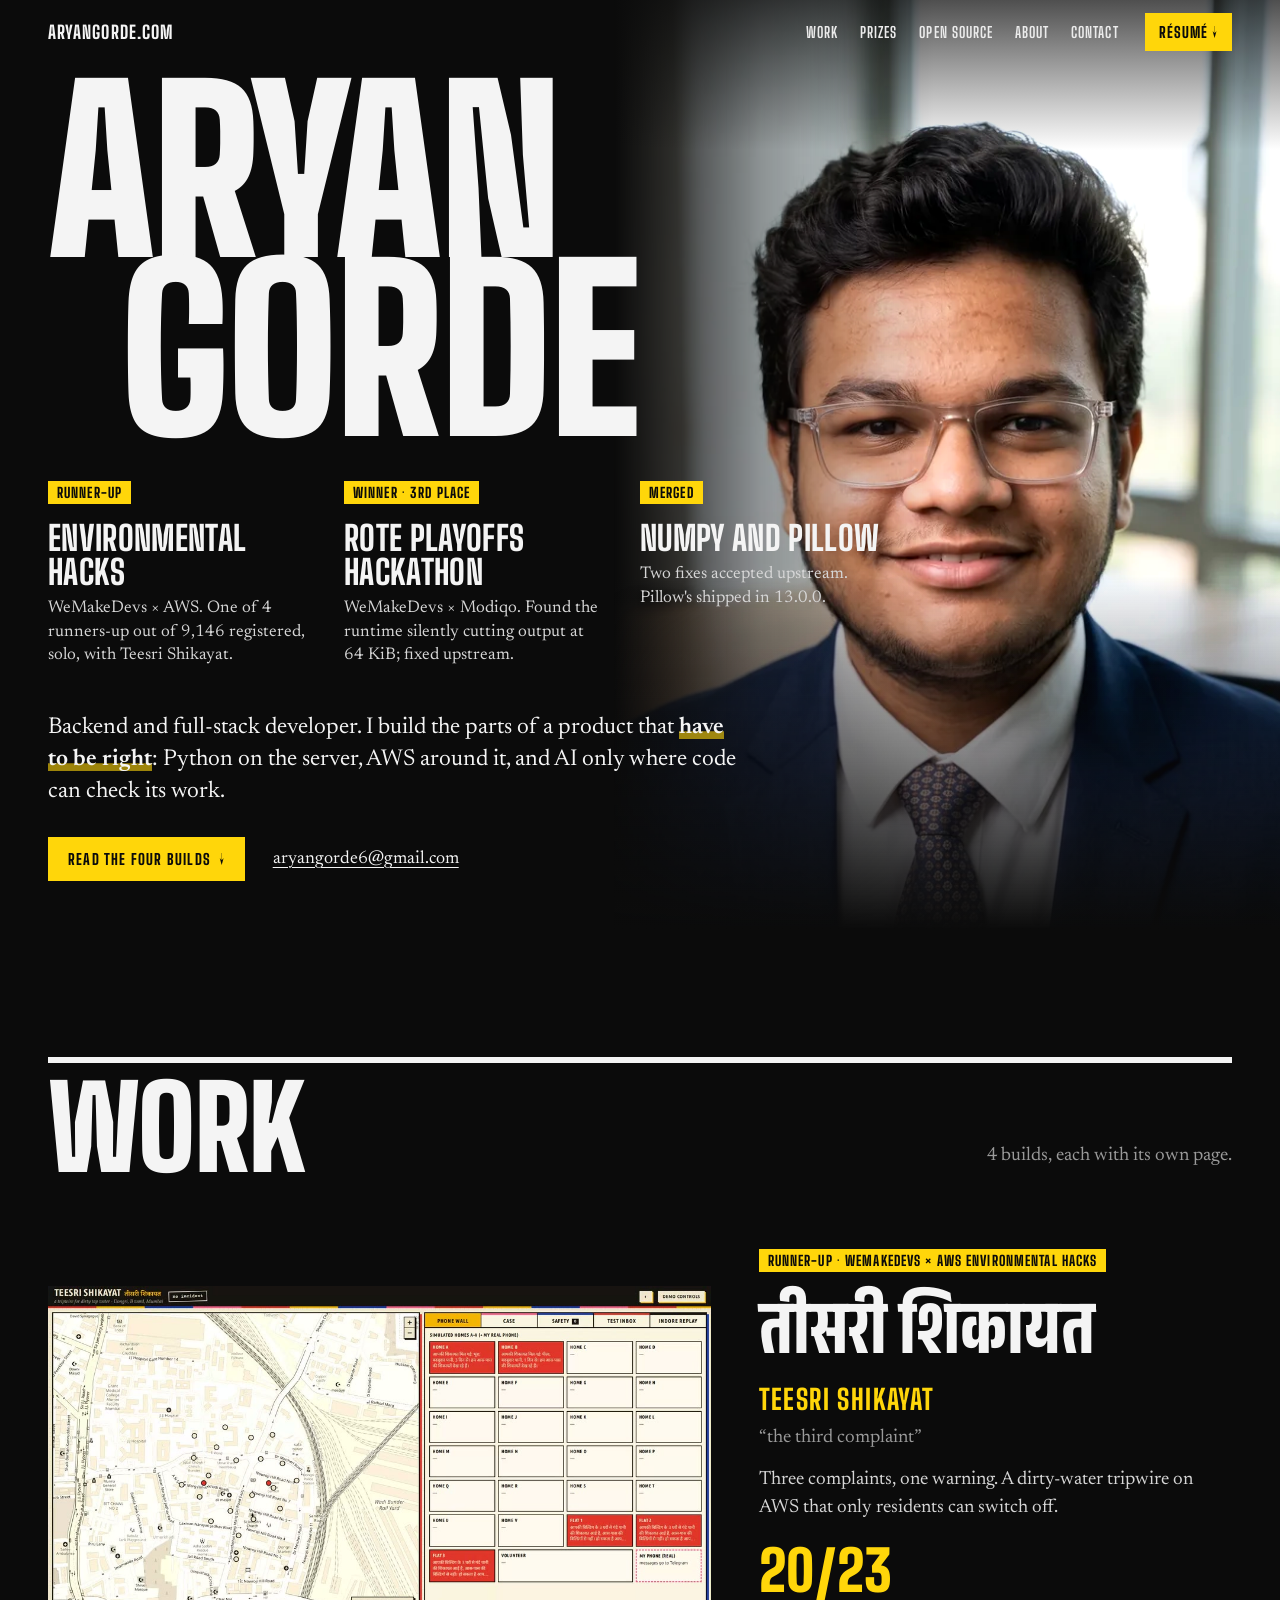
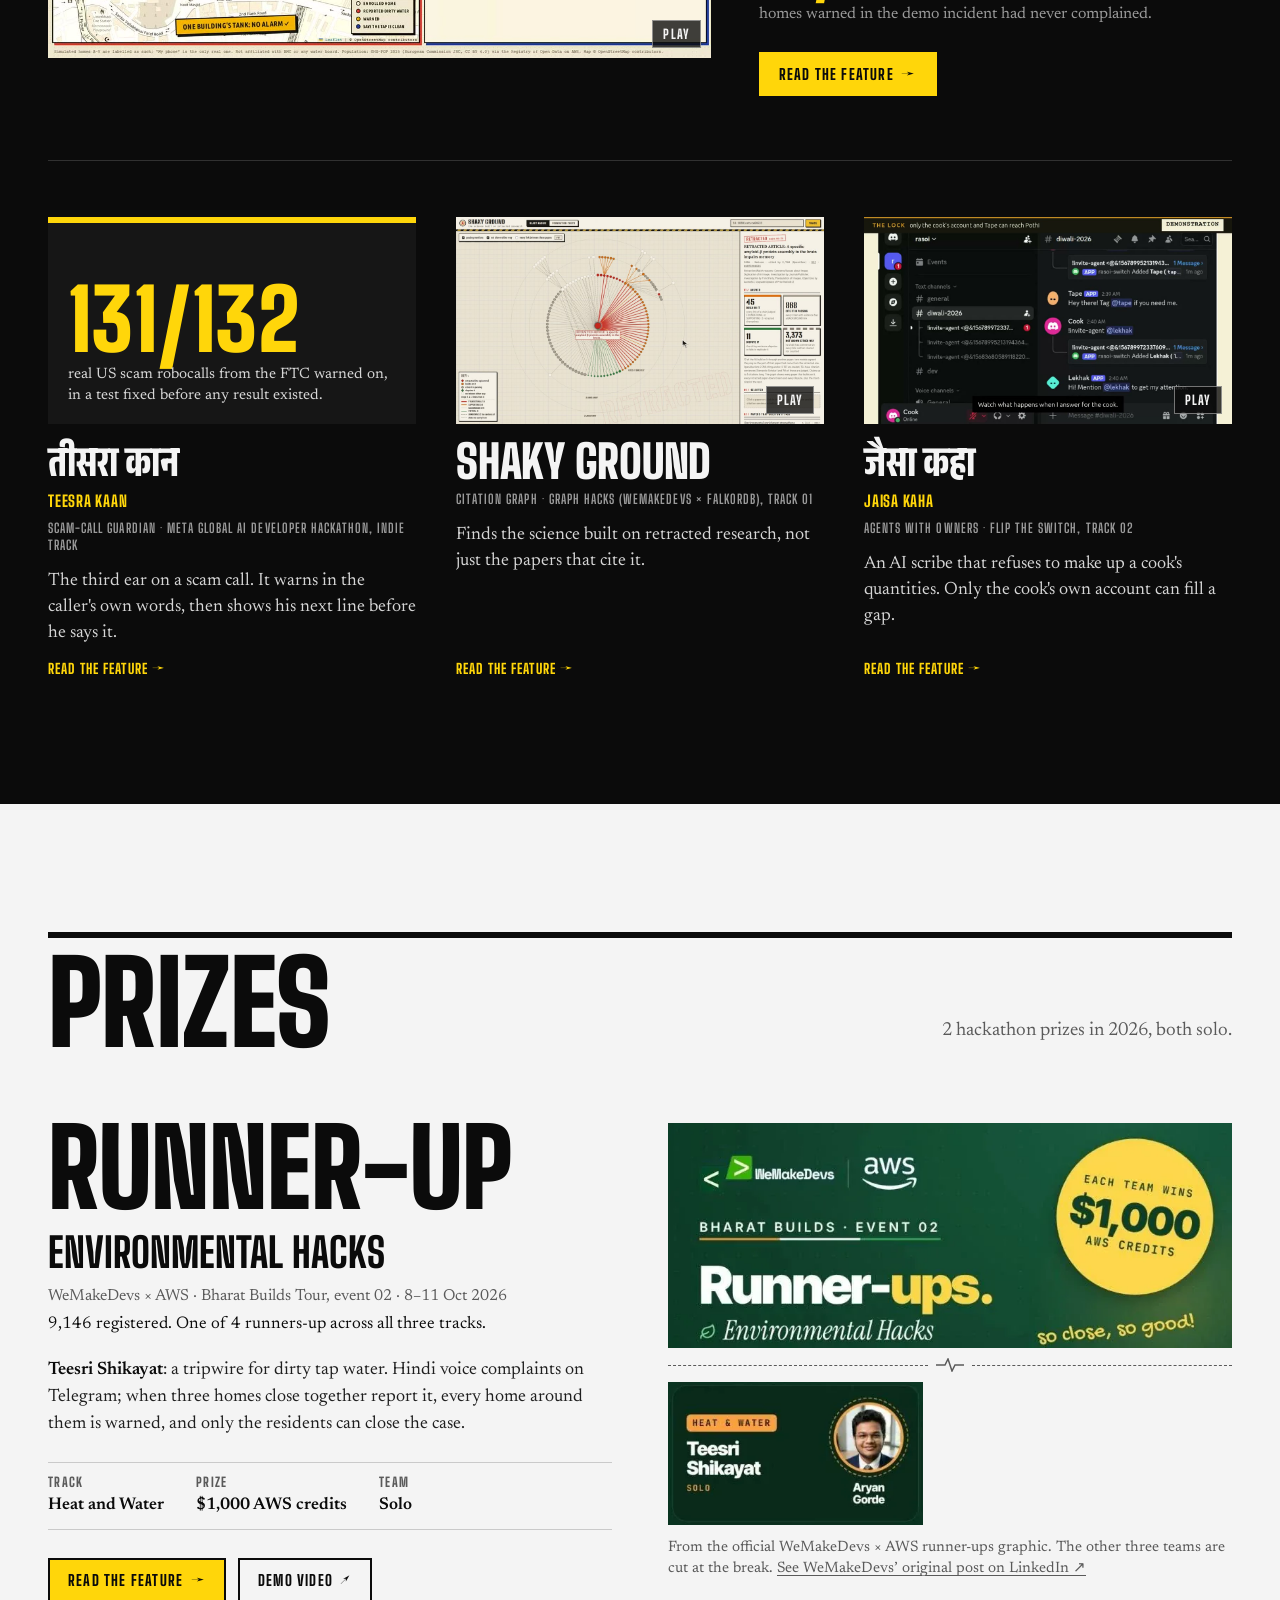
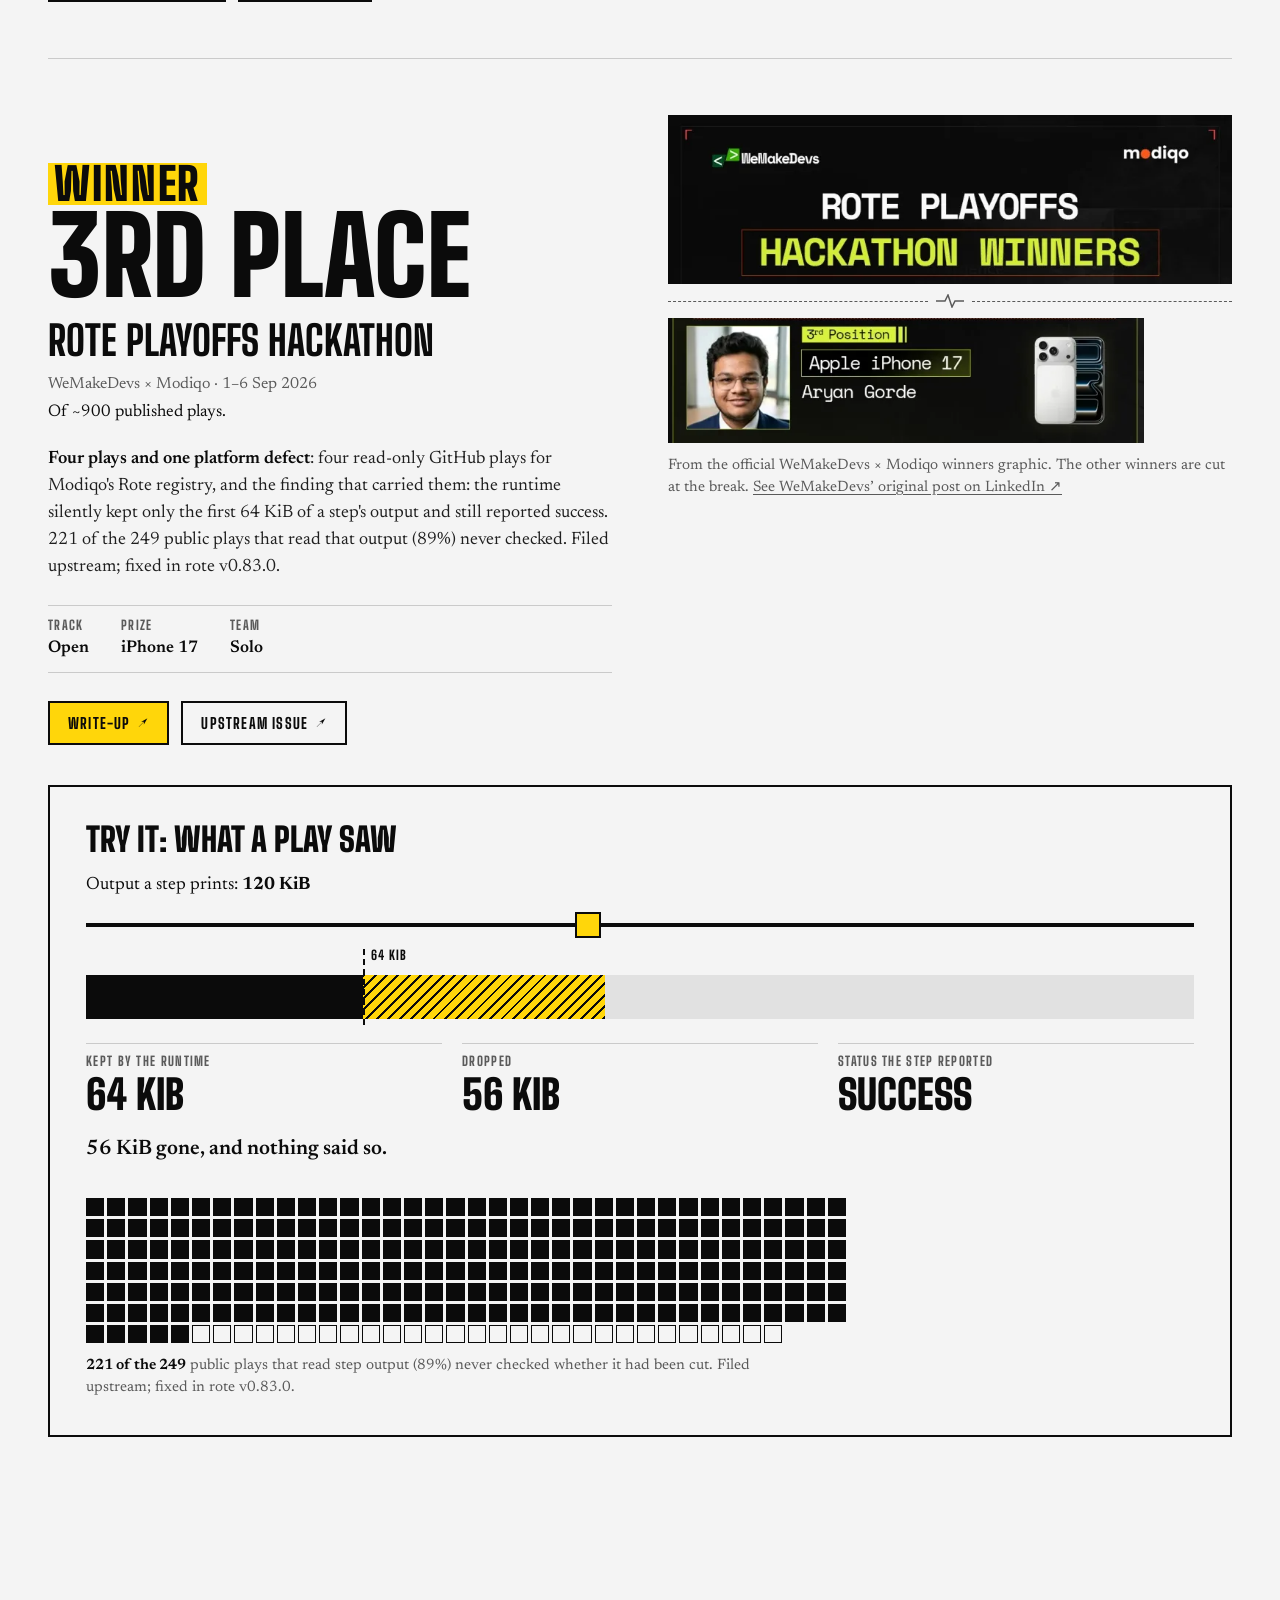
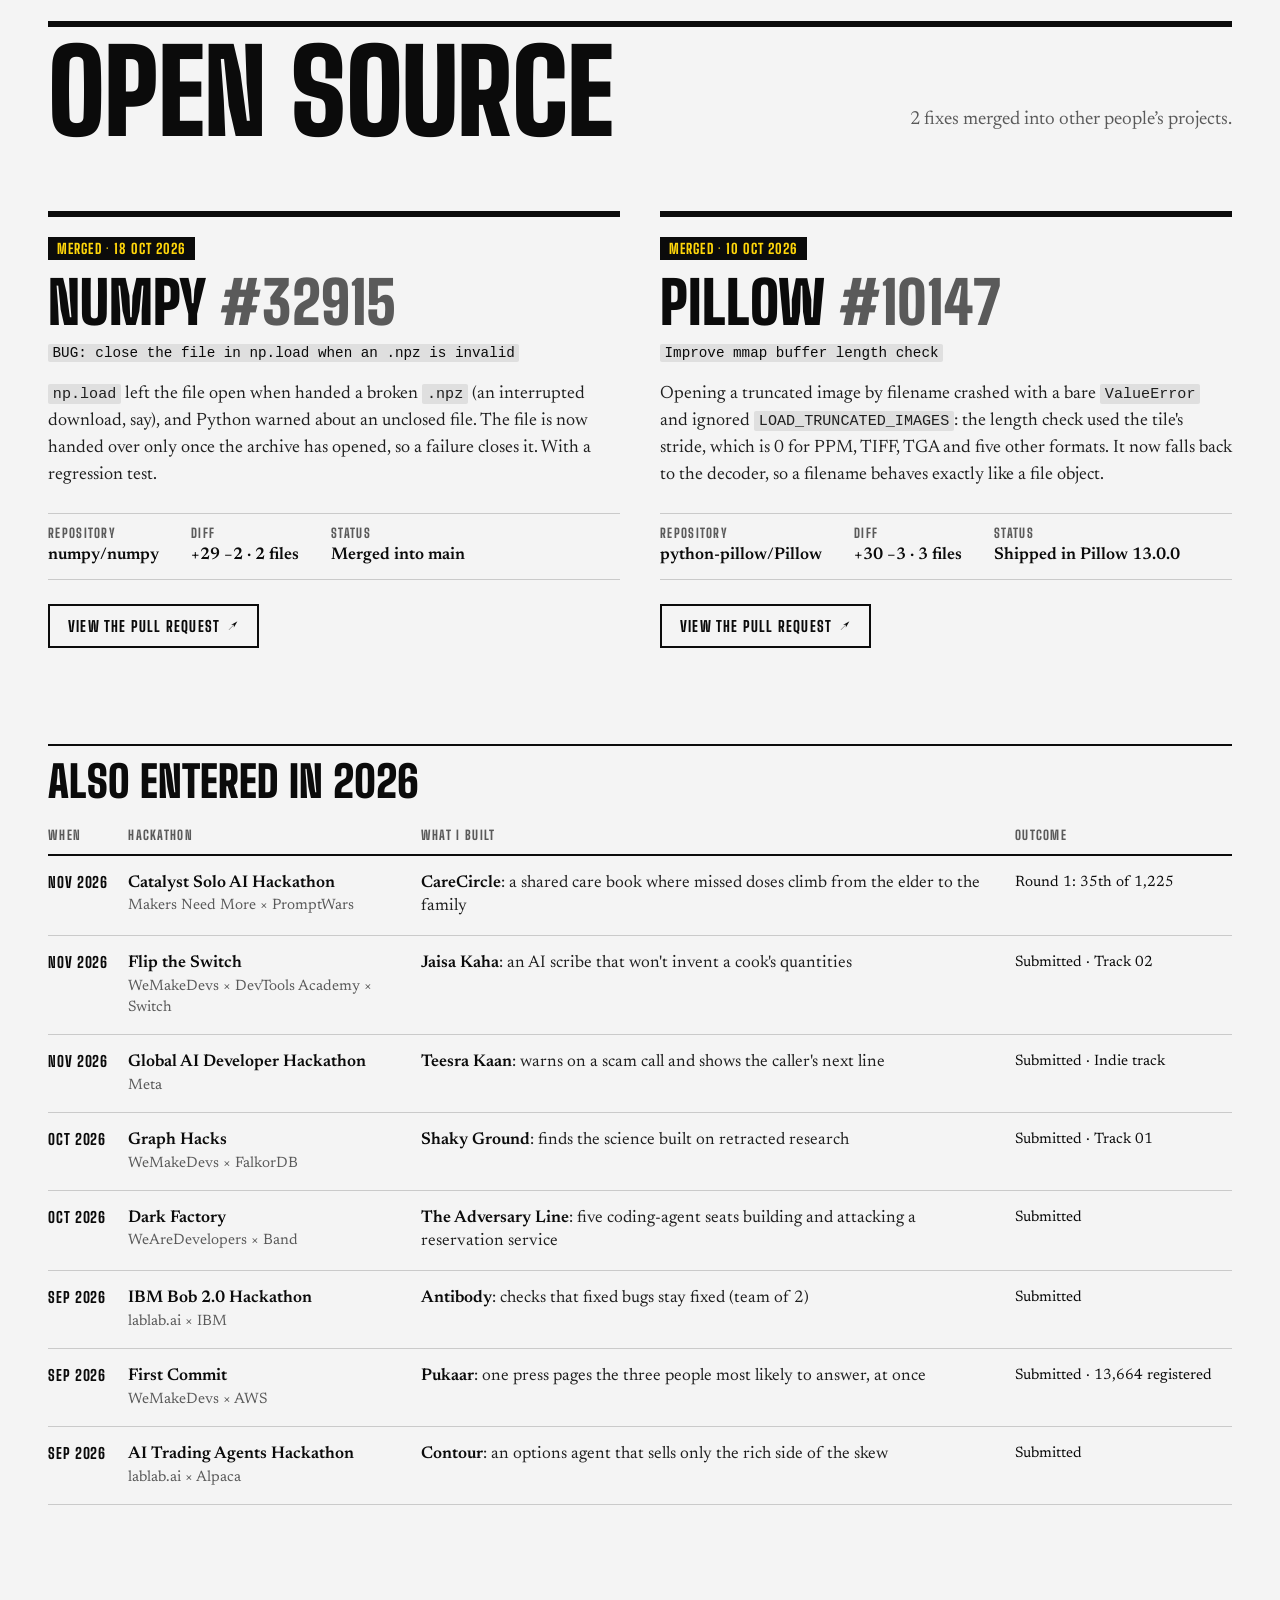
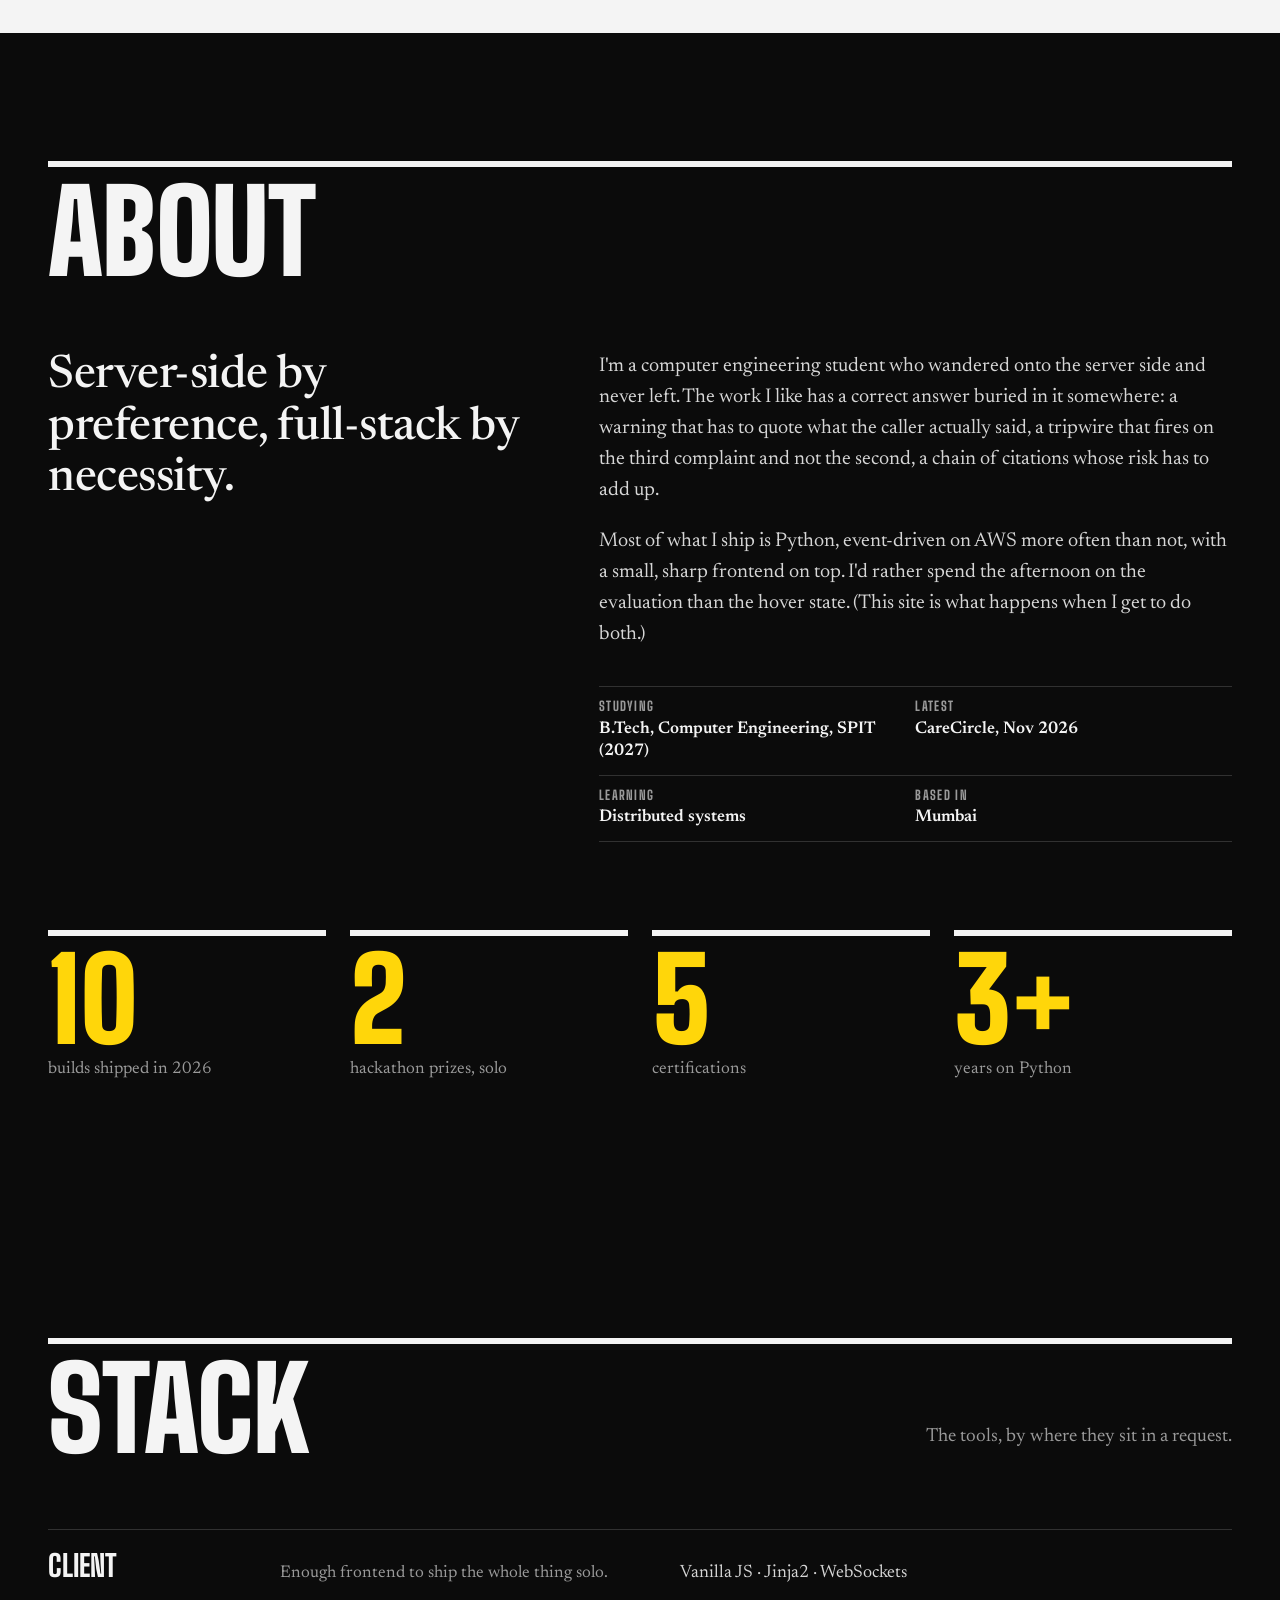
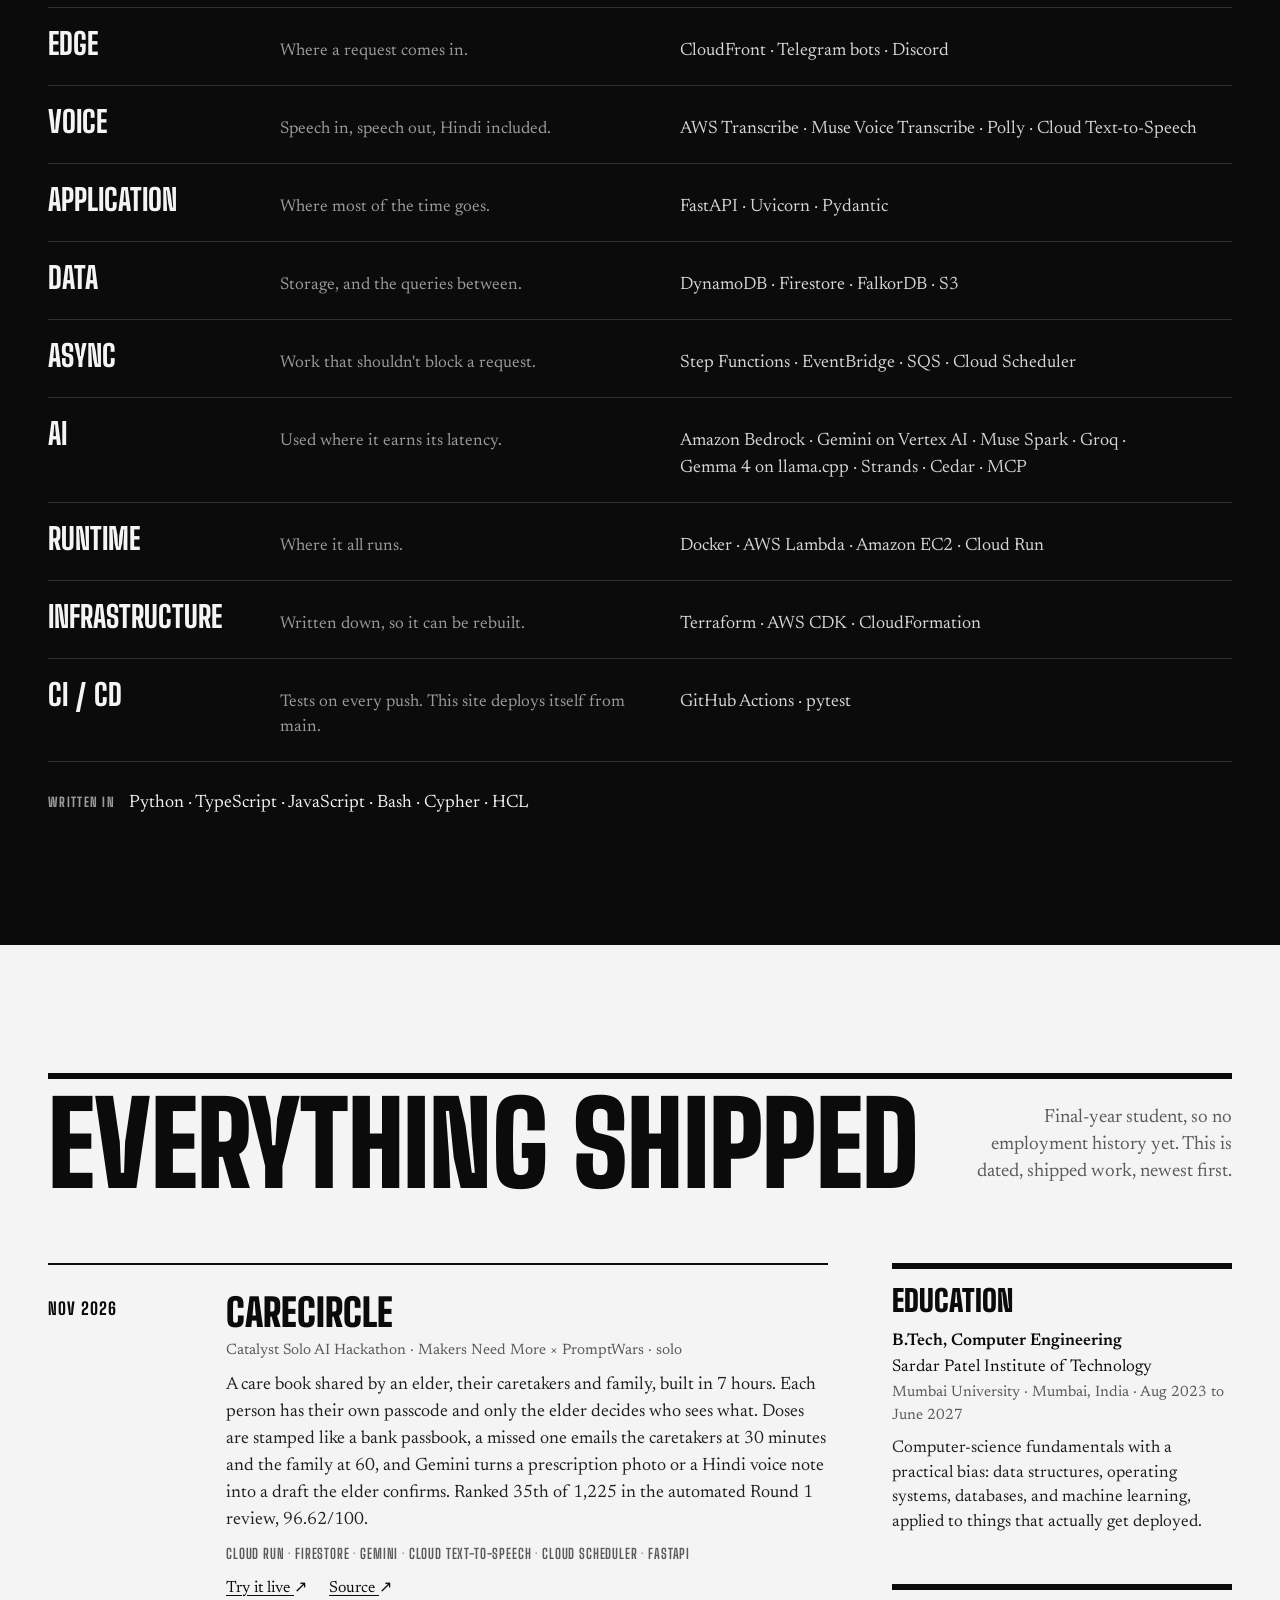
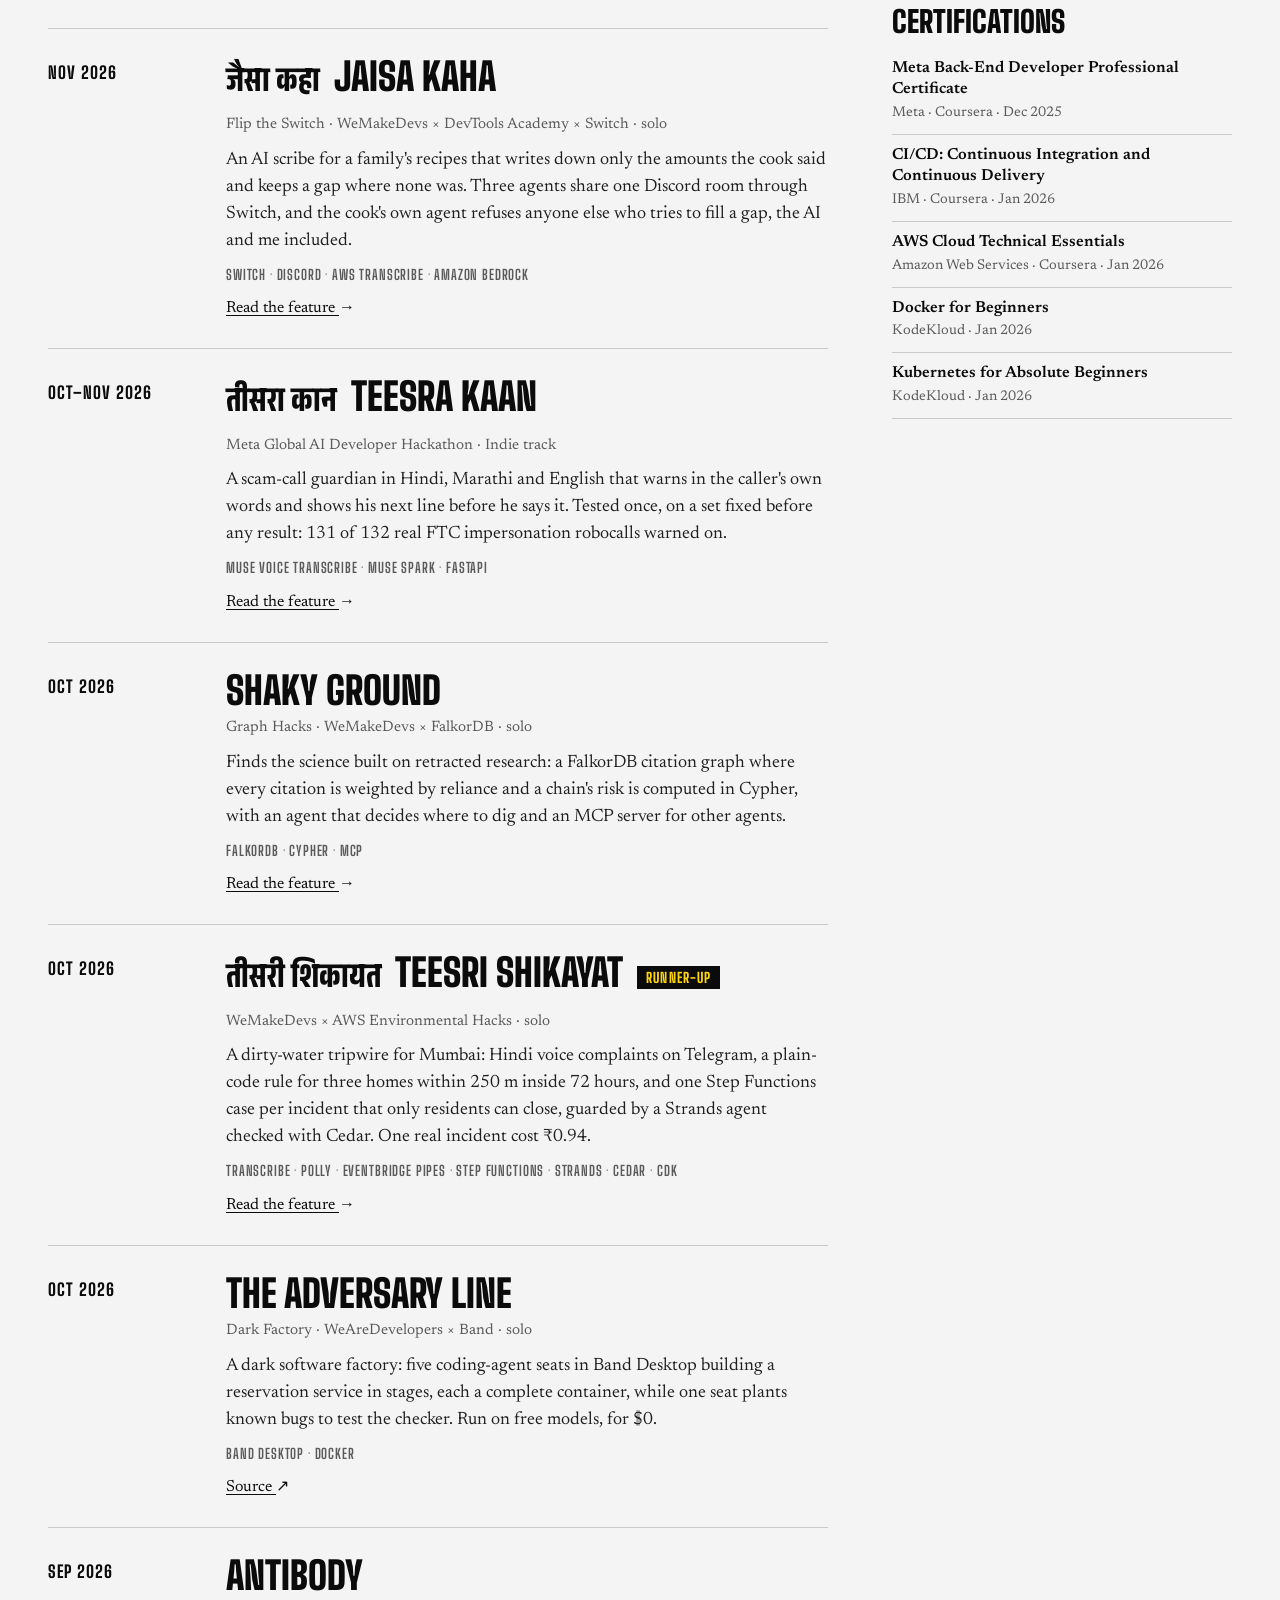
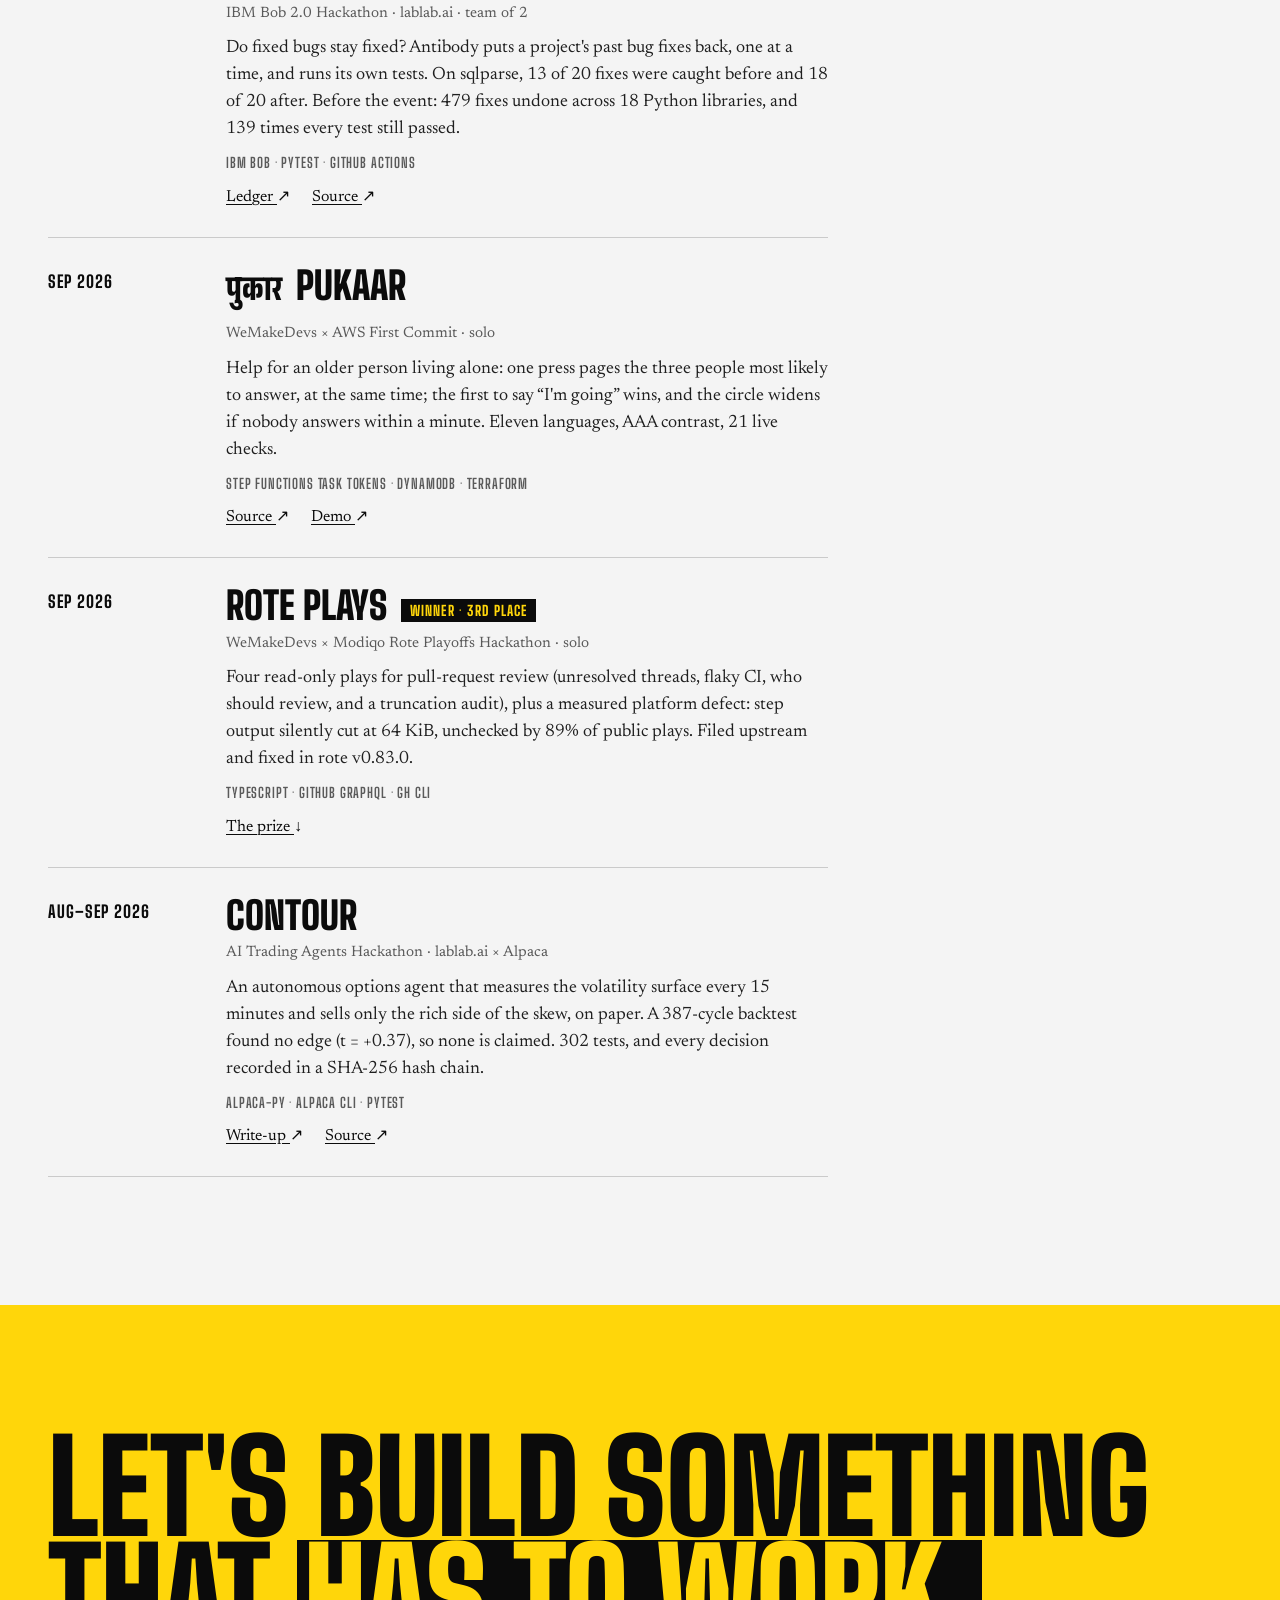
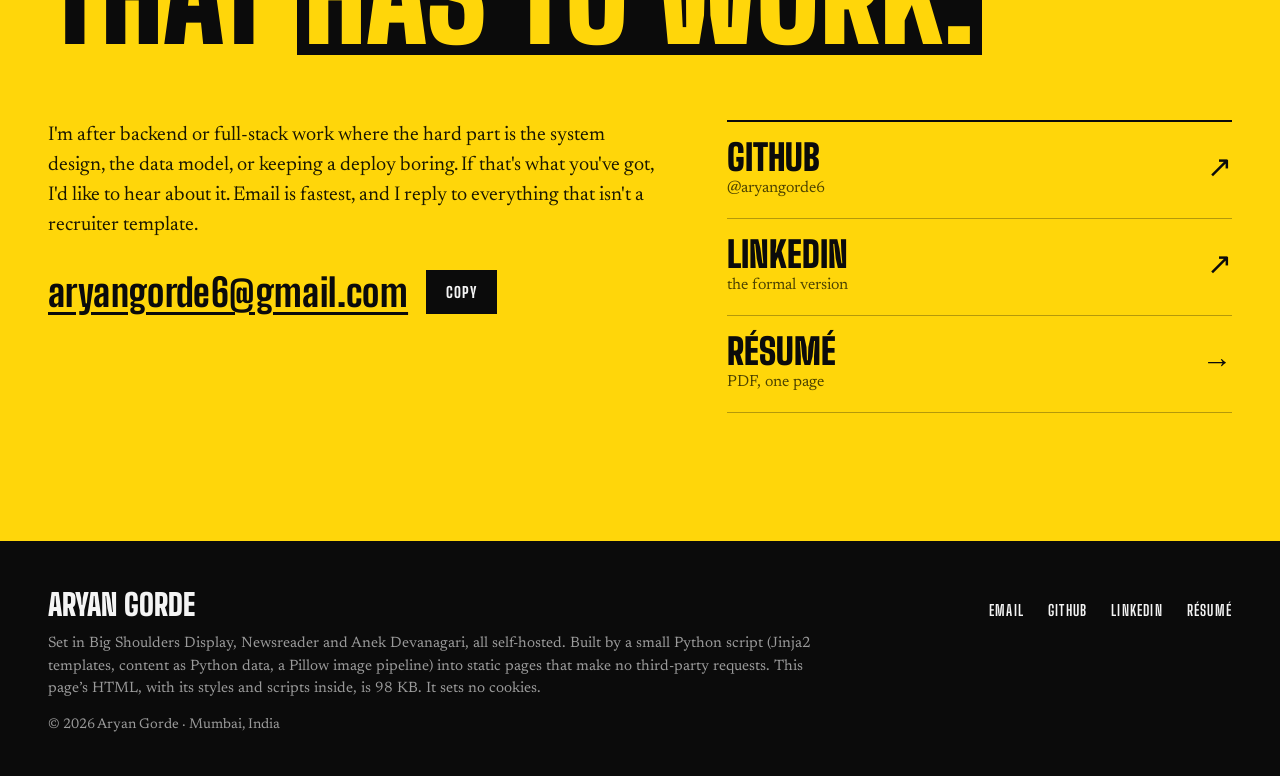
<file: index.html>
<!DOCTYPE html>
<html lang="en">
<head>
<meta charset="UTF-8" />
<meta name="viewport" content="width=device-width, initial-scale=1.0" />
<title>Aryan Gorde · Backend and full-stack developer</title>
<meta name="description" content="Aryan Gorde, backend and full-stack developer in Mumbai. Runner-up at the WeMakeDevs × AWS Environmental Hacks and a winner (3rd place) at the Rote Playoffs Hackathon in 2026, with fixes merged into NumPy and Pillow. Python, AWS, and AI only where code can check it." />
<meta name="theme-color" content="#0b0b0b" />
<link rel="icon" href="data:image/svg+xml,%3Csvg xmlns='http://www.w3.org/2000/svg' viewBox='0 0 32 32'%3E%3Crect width='32' height='32' fill='%230b0b0b'/%3E%3Crect x='5' y='20' width='22' height='7' fill='%23ffd60a'/%3E%3Cpath d='M9 18 15 4h2l6 14h-4l-1-3h-4l-1 3z' fill='%23f4f4f4'/%3E%3C/svg%3E" />
<meta name="color-scheme" content="dark" />
<link rel="canonical" href="https://www.aryangorde.com/" />

<meta property="og:type" content="website" />
<meta property="og:site_name" content="aryangorde.com" />
<meta property="og:title" content="Aryan Gorde · Backend and full-stack developer" />
<meta property="og:description" content="Backends that have to be right, and the proof that they are." />
<meta property="og:url" content="https://www.aryangorde.com/" />
<meta property="og:image" content="https://www.aryangorde.com/og/home.jpg" />
<meta property="og:image:width" content="1200" />
<meta property="og:image:height" content="630" />
<meta property="og:image:alt" content="Aryan Gorde, backend & full-stack developer" />
<meta name="twitter:card" content="summary_large_image" />

<link rel="preload" href="/fonts/big-shoulders-latin.woff2" as="font" type="font/woff2" crossorigin />
<link rel="preload" href="/fonts/newsreader-latin.woff2" as="font" type="font/woff2" crossorigin />
<link rel="preload" href="/fonts/anek-devanagari-names.woff2" as="font" type="font/woff2" crossorigin />

<!--
  GENERATED FILE. Built by build.py from build_src/; edits here are overwritten.
  Edit build_src/content.py (words), build_src/templates/ (markup),
  build_src/static/css/site.css (design) or build_src/static/js/site.js (behaviour),
  then run: python3 build.py
-->

<script>
(function (d) {
  var r = d.documentElement;
  r.classList.add("js");
  if (window.matchMedia && matchMedia("(prefers-reduced-motion: no-preference)").matches) r.classList.add("motion");
})(document);
</script>

<style>
@font-face {
  font-family: "Big Shoulders Display";
  src: url(/fonts/big-shoulders-latin.woff2) format("woff2");
  font-weight: 600 900;
  font-display: swap;
}
/* ₹ and arrows: not in the latin subset. */
@font-face {
  font-family: "Big Shoulders Display";
  src: url(/fonts/big-shoulders-symbols.woff2) format("woff2");
  font-weight: 600 900;
  unicode-range: U+20B9, U+2190-2193, U+2197, U+2212;
  font-display: swap;
}
@font-face {
  font-family: "Newsreader";
  src: url(/fonts/newsreader-latin.woff2) format("woff2");
  font-weight: 400 700;
  font-display: swap;
}
@font-face {
  font-family: "Newsreader";
  src: url(/fonts/newsreader-symbols.woff2) format("woff2");
  font-weight: 400 700;
  unicode-range: U+20B9, U+2190-2193, U+2197, U+2212;
  font-display: swap;
}
/* Only the letters of the project names (a Google Fonts text= subset, 3 KB). */
@font-face {
  font-family: "Anek Devanagari";
  src: url(/fonts/anek-devanagari-names.woff2) format("woff2");
  font-weight: 700;
  font-stretch: 75%;
  font-display: swap;
}

/* ==========================================================================
   aryangorde.com: the magazine.

   Black pages with white type, a cool white "paper" for the record (prizes,
   open source, changelog) and a yellow back cover. Headlines in Big Shoulders
   Display, text in Newsreader, the Hindi names in Anek Devanagari. One accent,
   the yellow: chips, the highlighter, numbers, and the button that matters.

   Colours a section uses come from the --c-* variables, which .paper and
   .contact flip, so a component works on any page colour without a variant.
   Every class used in the templates has to be defined here: build.py fails
   the build otherwise.
   ========================================================================== */

:root {
  --bg: #0b0b0b;
  --fg: #f4f4f4;
  --dim: #9a9a9a;
  --body: #d6d6d6;
  --hl: #ffd60a;
  --paper: #f4f4f4;
  --ink: #0b0b0b;

  --head: "Big Shoulders Display", Impact, "Arial Narrow", sans-serif;
  --text: "Newsreader", Georgia, "Times New Roman", serif;
  --hi: "Anek Devanagari", "Noto Sans Devanagari", sans-serif;
  --mono: ui-monospace, SFMono-Regular, Menlo, Consolas, "Liberation Mono", monospace;

  --max: 1320px;
  --gut: clamp(20px, 4vw, 48px);
  --nav-h: 64px;
  --rule: 6px;

  /* The colours of whatever page a component sits on. */
  --c-bg: var(--bg);
  --c-fg: var(--fg);
  --c-dim: var(--dim);
  --c-body: var(--body);
  --c-line: rgba(244, 244, 244, .16);
  --c-focus: var(--hl);
}

/* ---- base ----------------------------------------------------------------- */

*, *::before, *::after { box-sizing: border-box; }
* { margin: 0; }
ul, ol { padding: 0; list-style: none; }
[hidden] { display: none !important; }

html {
  background: var(--bg);
  color: var(--fg);
  scroll-padding-top: calc(var(--nav-h) + 16px);
  -webkit-text-size-adjust: 100%;
  text-size-adjust: 100%;
}
html.motion { scroll-behavior: smooth; }

body {
  font: 400 19px/1.5 var(--text);
  font-optical-sizing: auto;
  -webkit-font-smoothing: antialiased;
  -moz-osx-font-smoothing: grayscale;
  text-rendering: optimizeLegibility;
  overflow-x: hidden;
}

img, video, svg { display: block; max-width: 100%; }
img, video { height: auto; }
a { color: inherit; }
b, strong { font-weight: 600; }
button { font: inherit; color: inherit; }
table { border-collapse: collapse; }

code {
  font-family: var(--mono);
  font-size: .84em;
  padding: .08em .32em;
  background: color-mix(in srgb, var(--c-fg) 9%, transparent);
  border-radius: 2px;
}

/* The highlighter. */
mark {
  color: inherit;
  background: none;
  font-weight: 600;
  box-shadow: inset 0 -.34em 0 rgba(255, 214, 10, .6);
}

:focus-visible { outline: 3px solid var(--c-focus); outline-offset: 3px; }
main:focus { outline: none; }

::selection { background: var(--hl); color: var(--ink); }

.wrap {
  width: 100%;
  max-width: var(--max);
  margin-inline: auto;
  padding-inline: var(--gut);
}

.visually-hidden {
  position: absolute !important;
  width: 1px; height: 1px;
  padding: 0; margin: -1px;
  overflow: hidden; clip: rect(0 0 0 0);
  white-space: nowrap; border: 0;
}

.skip-link {
  position: absolute;
  left: 12px; top: -80px;
  z-index: 100;
  padding: 10px 14px 9px;
  background: var(--hl);
  color: var(--ink);
  font: 800 15px/1 var(--head);
  letter-spacing: .08em;
  text-transform: uppercase;
  text-decoration: none;
}
.skip-link:focus { top: 12px; }

/* ---- type pieces ------------------------------------------------------------ */

/* A label chip: yellow, set in the headline face. */
.chip {
  display: inline-block;
  padding: 5px 9px 4px;
  background: var(--hl);
  color: var(--ink);
  font: 800 14px/1 var(--head);
  letter-spacing: .08em;
  text-transform: uppercase;
}
.chip-ink { background: var(--ink); color: var(--hl); }

.chips { display: flex; flex-wrap: wrap; gap: 6px; }
.chips li {
  padding: 4px 8px 3px;
  border: 1px solid var(--c-line);
  font: 700 13px/1 var(--head);
  letter-spacing: .06em;
  text-transform: uppercase;
}

.label {
  font: 800 13px/1.2 var(--head);
  letter-spacing: .1em;
  text-transform: uppercase;
  color: var(--c-dim);
}

.arr { display: inline-block; font-weight: 400; transition: transform .15s ease; }

.text-link {
  color: inherit;
  text-decoration: underline;
  text-decoration-thickness: 1px;
  text-underline-offset: .2em;
}
.text-link:hover { text-decoration-thickness: 2px; text-decoration-color: var(--hl); }
.paper .text-link:hover, .contact .text-link:hover { text-decoration-color: currentColor; }

/* Captions under figures. */
.cap {
  margin-top: 12px;
  max-width: 48em;
  font-size: 15px;
  line-height: 1.45;
  color: var(--c-dim);
}
.cap-dark { color: var(--dim); }

/* What a project's name means, in its own words. */
.gloss { font-size: 19px; color: var(--c-dim); }

.teaser { margin-top: 14px; font-size: 19px; line-height: 1.45; color: var(--c-body); }

/* ---- buttons ---------------------------------------------------------------- */

.btn-row { display: flex; flex-wrap: wrap; gap: 12px; margin-top: 28px; }

.btn {
  display: inline-flex;
  align-items: center;
  gap: .5em;
  padding: 13px 18px 12px;
  border: 2px solid currentColor;
  background: transparent;
  color: inherit;
  font: 800 15px/1 var(--head);
  letter-spacing: .08em;
  text-transform: uppercase;
  text-decoration: none;
  cursor: pointer;
  transition: background-color .15s ease, color .15s ease, border-color .15s ease;
}
.btn:hover { background: var(--c-fg); border-color: var(--c-fg); color: var(--c-bg); }
.btn:hover .arr { transform: translateX(3px); }
.btn[disabled] { opacity: .4; cursor: not-allowed; }
.btn[disabled]:hover { background: transparent; color: inherit; border-color: currentColor; }

.btn-solid { background: var(--hl); border-color: var(--hl); color: var(--ink); }
.paper .btn-solid { border-color: var(--ink); }
.contact .btn-solid { background: var(--ink); border-color: var(--ink); color: var(--hl); }

.btn-ink { background: var(--ink); border-color: var(--ink); color: var(--fg); }
.btn-ink:hover { background: transparent; color: var(--ink); border-color: var(--ink); }

/* ---- nav ---------------------------------------------------------------------- */

.nav {
  position: fixed;
  inset: 0 0 auto;
  z-index: 50;
  transition: background-color .2s ease, border-color .2s ease;
  border-bottom: 1px solid transparent;
}
.nav.is-scrolled,
html:not(.js) .nav {
  background: rgba(11, 11, 11, .94);
  border-bottom-color: rgba(244, 244, 244, .1);
}
@supports (backdrop-filter: blur(8px)) {
  .nav.is-scrolled { background: rgba(11, 11, 11, .82); backdrop-filter: blur(10px); }
}

.nav-inner {
  display: flex;
  align-items: center;
  gap: 26px;
  max-width: var(--max);
  height: var(--nav-h);
  margin-inline: auto;
  padding-inline: var(--gut);
  font-family: var(--head);
  text-transform: uppercase;
}
.nav-site {
  font-weight: 800;
  font-size: 18px;
  letter-spacing: .06em;
  text-decoration: none;
}
.nav-links { display: flex; gap: 22px; margin-left: auto; }
.nav-links a {
  font-weight: 700;
  font-size: 15px;
  letter-spacing: .07em;
  color: #ececec;
  text-decoration: none;
}
.nav-links a:hover { color: var(--hl); }
.nav-cv {
  padding: 8px 14px 7px;
  background: var(--hl);
  color: var(--ink);
  font-weight: 800;
  font-size: 15px;
  letter-spacing: .07em;
  text-decoration: none;
}
.nav-cv:hover { background: var(--fg); }

/* ---- sections ------------------------------------------------------------------- */

.section { padding-block: clamp(72px, 10vw, 140px); }

.paper {
  --c-bg: var(--paper);
  --c-fg: var(--ink);
  --c-dim: #5a5a5a;
  --c-body: #1f1f1f;
  --c-line: rgba(11, 11, 11, .18);
  --c-focus: var(--ink);
  background: var(--c-bg);
  color: var(--c-fg);
}
/* Two paper sections in a row read as one spread. */
.paper + .paper { padding-top: 0; }

/* A department header: a heavy rule, the title, one line beside it. */
.sec-head {
  display: grid;
  grid-template-columns: auto minmax(0, 1fr);
  align-items: end;
  gap: 12px 40px;
  margin-bottom: clamp(40px, 6vw, 72px);
  padding-top: 18px;
  border-top: var(--rule) solid var(--c-fg);
}
.sec-title {
  font: 900 clamp(60px, 9vw, 128px)/.82 var(--head);
  letter-spacing: -.005em;
  text-transform: uppercase;
}
.sec-dek {
  justify-self: end;
  max-width: 26em;
  padding-bottom: 6px;
  font-size: 19px;
  line-height: 1.4;
  color: var(--c-dim);
  text-align: right;
}

.sub-head {
  margin-top: clamp(64px, 8vw, 96px);
  padding-top: 14px;
  border-top: 2px solid var(--c-fg);
  font: 900 clamp(32px, 3.4vw, 44px)/1 var(--head);
  text-transform: uppercase;
}

/* Figure titles on feature pages and in the demos. */
.fig-title {
  font: 900 clamp(34px, 4.2vw, 58px)/.95 var(--head);
  text-transform: uppercase;
}

/* A label/value list. */
.facts {
  display: flex;
  flex-wrap: wrap;
  margin-top: 24px;
  border-top: 1px solid var(--c-line);
  border-bottom: 1px solid var(--c-line);
}
.facts div { padding: 12px 32px 12px 0; }
.facts dt { font: 800 13px/1.2 var(--head); letter-spacing: .1em; text-transform: uppercase; color: var(--c-dim); }
.facts dd { margin-top: 4px; font-size: 17px; font-weight: 600; line-height: 1.3; }
.facts-dark {
  display: grid;
  grid-template-columns: repeat(2, minmax(0, 1fr));
  margin-top: 36px;
}
.facts-dark div { padding-right: 20px; border-bottom: 1px solid var(--c-line); }
.facts-dark div:nth-last-child(-n+2) { border-bottom: 0; }

/* ---- project names: Devanagari over the Latin ------------------------------------
   The size comes from the container's font-size, so one rule serves the cover
   story, the cards, the feature headline and the "next" link. */

.pname { display: block; }
.pname-hi {
  display: block;
  margin-bottom: -.1em;
  font: 700 .92em/1.32 var(--hi);
  font-stretch: 75%;
  letter-spacing: 0;
}
.pname-en {
  display: block;
  font: 900 1em/.86 var(--head);
  letter-spacing: -.005em;
  text-transform: uppercase;
}
.pname-hi + .pname-en {
  margin-top: .06em;
  font-size: .34em;
  font-weight: 800;
  line-height: 1;
  letter-spacing: .05em;
  color: var(--hl);
}

/* ---- the cover --------------------------------------------------------------------- */

.cover {
  position: relative;
  min-height: 100vh;
  min-height: 100svh;
  overflow: hidden;
  isolation: isolate;
}

.cover-photo {
  position: absolute;
  inset: 0 0 0 auto;
  width: 52%;
  z-index: -2;
  -webkit-mask-image: linear-gradient(90deg, transparent 0%, rgba(0, 0, 0, .6) 22%, #000 48%);
          mask-image: linear-gradient(90deg, transparent 0%, rgba(0, 0, 0, .6) 22%, #000 48%);
}
.cover-photo picture, .cover-photo img { width: 100%; height: 100%; }
.cover-photo img {
  object-fit: cover;
  object-position: center 22%;
  filter: contrast(1.06) saturate(1.08);
}
/* Fades the photo into the page at the bottom, and shades the top so the nav reads. */
.cover-fade {
  position: absolute;
  inset: 0 0 0 auto;
  width: 52%;
  z-index: -1;
  pointer-events: none;
  background:
    linear-gradient(0deg, var(--bg) 0%, rgba(11, 11, 11, 0) 38%),
    linear-gradient(180deg, rgba(11, 11, 11, .72) 0, rgba(11, 11, 11, 0) 150px);
}

.cover-body { padding-top: calc(var(--nav-h) + 18px); padding-bottom: 48px; }

.cover-name {
  font: 900 clamp(96px, 17.5vw, 268px)/.8 var(--head);
  letter-spacing: -.01em;
  text-transform: uppercase;
}
.cn-1, .cn-2 { display: block; }
.cn-2 { padding-left: .32em; }

.cover-lines {
  display: grid;
  grid-template-columns: repeat(3, minmax(0, 260px));
  gap: 36px;
  margin-top: 40px;
}
.cl { min-width: 0; }
.cl-link { display: block; text-decoration: none; }
.cl .chip { white-space: nowrap; }
.cl-head {
  display: block;
  margin-top: 12px;
  font: 800 34px/1 var(--head);
  letter-spacing: .01em;
  text-transform: uppercase;
  text-decoration: underline transparent 3px;
  text-underline-offset: .12em;
  transition: text-decoration-color .15s ease;
}
.cl-link:hover .cl-head { text-decoration-color: var(--hl); }
.cl-text { display: block; margin-top: 8px; font-size: 17px; line-height: 1.4; color: var(--body); }

.cover-deck { max-width: 30em; margin-top: 44px; font-size: 23px; line-height: 1.38; }
.cover-actions {
  display: flex;
  flex-wrap: wrap;
  align-items: center;
  gap: 16px 28px;
  margin-top: 30px;
  font-size: 18px;
}

/* ---- silent loops --------------------------------------------------------------------
   The poster is the picture until the video has frames to show. */

.loop {
  position: relative;
  aspect-ratio: 16 / 9;
  overflow: hidden;
  background: #161616;
}
.loop-poster, .loop-video {
  position: absolute;
  inset: 0;
  width: 100%;
  height: 100%;
  object-fit: cover;
}
.loop-video { opacity: 0; transition: opacity .3s ease; }
.loop.is-playing .loop-video { opacity: 1; }
.loop-btn {
  position: absolute;
  right: 10px;
  bottom: 10px;
  z-index: 3;
  padding: 7px 10px 6px;
  border: 1px solid rgba(244, 244, 244, .45);
  background: rgba(11, 11, 11, .78);
  color: var(--fg);
  font: 800 13px/1 var(--head);
  letter-spacing: .08em;
  text-transform: uppercase;
  cursor: pointer;
}
.loop-btn:hover { background: var(--fg); color: var(--ink); }

/* ---- work ----------------------------------------------------------------------------- */

.lead {
  display: grid;
  grid-template-columns: minmax(0, 1.4fr) minmax(0, 1fr);
  align-items: center;
  gap: 48px;
  padding-bottom: 64px;
  margin-bottom: 56px;
  border-bottom: 1px solid var(--c-line);
}
.lead-media, .lead-text, .prize-text, .log-body { min-width: 0; }
.lead-text h3 { margin-top: 16px; font-size: clamp(60px, 6.4vw, 92px); }
.lead-text .gloss { margin-top: 10px; }
.lead-fig { margin-top: 22px; font-size: 16px; line-height: 1.4; color: var(--c-dim); }
.lead-fig b {
  display: block;
  margin-bottom: 4px;
  font: 900 56px/1 var(--head);
  color: var(--hl);
}
.lead-text .btn { margin-top: 26px; }

.cards { display: grid; grid-template-columns: repeat(3, minmax(0, 1fr)); gap: 40px; }
.card article { position: relative; display: flex; flex-direction: column; height: 100%; }
.card-media { margin-bottom: 18px; }
.card h3 { font-size: 46px; }
.card-link { text-decoration: none; }
/* The whole card is the link; the loop's button sits above it. */
.card-link::after { content: ""; position: absolute; inset: 0; z-index: 1; }
.card-link:focus-visible { outline: none; }
.card-link:focus-visible::after { outline: 3px solid var(--c-focus); outline-offset: 6px; }
.card-kicker {
  margin-top: 10px;
  font: 700 13px/1.3 var(--head);
  letter-spacing: .08em;
  text-transform: uppercase;
  color: var(--c-dim);
}
.card .teaser { font-size: 18px; }
.card-more {
  margin-top: auto;
  padding-top: 16px;
  font: 800 14px/1 var(--head);
  letter-spacing: .08em;
  text-transform: uppercase;
  color: var(--hl);
}
.card:hover .card-more { text-decoration: underline; text-underline-offset: .2em; }
.card:hover .pname-en { text-decoration: underline; text-decoration-thickness: .06em; text-underline-offset: .1em; }

/* No public video: the headline number stands in for one. */
.card-stat {
  display: flex;
  flex-direction: column;
  justify-content: flex-end;
  aspect-ratio: 16 / 9;
  padding: 18px 20px;
  background: #161616;
  border-top: var(--rule) solid var(--hl);
}
.card-stat b { font: 900 clamp(64px, 6.6vw, 100px)/.85 var(--head); color: var(--hl); }
.card-stat span { margin-top: 10px; max-width: 26em; font-size: 15px; line-height: 1.35; color: var(--body); }

/* ---- prizes ------------------------------------------------------------------------------ */

.prize {
  display: grid;
  grid-template-columns: minmax(0, 1fr) minmax(0, 1fr);
  gap: 40px 56px;
  padding-block: 56px;
  border-top: 1px solid var(--c-line);
}
.prize:first-of-type { padding-top: 0; border-top: 0; }

.prize-rank { font: 900 clamp(68px, 8.4vw, 124px)/.84 var(--head); text-transform: uppercase; }
.prize-rank span { display: block; }
.prize-rank .rank-lead {
  display: inline-block;
  margin-bottom: .14em;
  padding: .06em .14em .02em;
  background: var(--hl);
  font-size: .42em;
  letter-spacing: .04em;
}
.prize-event {
  margin-top: 20px;
  font: 800 clamp(30px, 3.2vw, 44px)/1 var(--head);
  text-transform: uppercase;
}
.prize-org { margin-top: 10px; font-size: 16px; color: var(--c-dim); }
.prize-field { margin-top: 4px; font-size: 17px; }
.prize-build { margin-top: 20px; max-width: 36em; font-size: 18px; line-height: 1.5; color: var(--c-body); }
.prize-build b { color: var(--c-fg); }

/* The organisers' graphic, cropped to its header and Aryan's row. */
.proof { align-self: start; }
.proof-part { display: block; width: var(--w); max-width: 100%; }
.proof-part img { width: 100%; }
.proof-break {
  display: flex;
  align-items: center;
  gap: 8px;
  margin: 10px 0;
  color: var(--c-dim);
}
.proof-break::before, .proof-break::after { content: ""; flex: 1; border-top: 1px dashed currentColor; }
.proof-break svg { width: 28px; height: 14px; fill: none; stroke: currentColor; stroke-width: 1.5; }

/* ---- demos -------------------------------------------------------------------------------- */

.demo {
  padding: clamp(20px, 3vw, 36px);
  border: 2px solid var(--c-fg);
}
.demo-title { font: 900 clamp(26px, 2.6vw, 34px)/1 var(--head); text-transform: uppercase; }
.demo-intro { margin-top: 12px; max-width: 46em; font-size: 19px; line-height: 1.45; color: var(--c-body); }
.demo-intro b { color: var(--c-fg); }

/* The 64 KiB slider. */
.trunc { grid-column: 1 / -1; }
.trunc-label { display: block; margin-top: 16px; font-size: 18px; }
.trunc-label output { font-weight: 700; }

.trunc-range {
  -webkit-appearance: none;
  appearance: none;
  display: block;
  width: 100%;
  height: 32px;
  margin-top: 10px;
  background: transparent;
  cursor: pointer;
}
.trunc-range::-webkit-slider-runnable-track { height: 4px; background: var(--c-fg); }
.trunc-range::-moz-range-track { height: 4px; background: var(--c-fg); }
.trunc-range::-webkit-slider-thumb {
  -webkit-appearance: none;
  width: 26px; height: 26px;
  margin-top: -11px;
  background: var(--hl);
  border: 2px solid var(--ink);
}
.trunc-range::-moz-range-thumb {
  width: 22px; height: 22px;
  border-radius: 0;
  background: var(--hl);
  border: 2px solid var(--ink);
}
.trunc-range:focus-visible { outline-offset: 6px; }

.trunc-bar {
  position: relative;
  height: 44px;
  margin-top: 34px;
  background: color-mix(in srgb, var(--c-fg) 8%, transparent);
}
.tb-kept, .tb-lost { position: absolute; top: 0; bottom: 0; }
.tb-kept { left: 0; width: min(var(--p), var(--l)); background: var(--c-fg); }
.tb-lost {
  left: var(--l);
  width: max(0%, calc(var(--p) - var(--l)));
  background: repeating-linear-gradient(135deg, var(--ink) 0 2px, var(--hl) 2px 8px);
}
.tb-cut {
  position: absolute;
  left: var(--l);
  top: -26px;
  bottom: -6px;
  padding-left: 6px;
  border-left: 2px dashed var(--c-fg);
  font: 800 13px/1 var(--head);
  letter-spacing: .08em;
  text-transform: uppercase;
  white-space: nowrap;
}

.trunc-read {
  display: grid;
  grid-template-columns: repeat(3, minmax(0, 1fr));
  gap: 20px;
  margin-top: 24px;
}
.trunc-read div { padding-top: 10px; border-top: 1px solid var(--c-line); }
.trunc-read dt { font: 800 13px/1.2 var(--head); letter-spacing: .1em; text-transform: uppercase; color: var(--c-dim); }
.trunc-read dd { margin-top: 6px; font: 900 clamp(30px, 3.2vw, 44px)/1 var(--head); text-transform: uppercase; }
.trunc-verdict { margin-top: 18px; font-size: 21px; font-weight: 600; }

.dots { margin-top: 32px; }
.dot-grid { display: grid; grid-template-columns: repeat(36, minmax(0, 1fr)); gap: 3px; max-width: 760px; }
.dot-grid i { aspect-ratio: 1; border: 1px solid var(--c-fg); }
.dot-grid .on { background: var(--c-fg); }
.dots .cap b { color: var(--c-fg); }

/* The tripwire map. */
.trip { margin-top: clamp(64px, 8vw, 96px); }
.trip-map {
  --hs: 26px;
  position: relative;
  aspect-ratio: var(--mw) / var(--mh);
  margin-top: 24px;
  overflow: hidden;
  background:
    radial-gradient(ellipse at 50% 55%, rgba(244, 244, 244, .06), transparent 70%),
    #121212;
  border: 1px solid rgba(244, 244, 244, .14);
}
.home {
  position: absolute;
  left: var(--x);
  top: var(--y);
  width: var(--hs);
  height: var(--hs);
  margin: calc(var(--hs) / -2) 0 0 calc(var(--hs) / -2);
  padding: 0;
  border: 2px solid #bdbdbd;
  border-radius: 3px;
  background: var(--bg);
  cursor: pointer;
  transition: background-color .15s ease, border-color .15s ease, box-shadow .15s ease;
}
.home:disabled { cursor: default; }
.home:not(:disabled):hover { border-color: var(--hl); }
.home:focus-visible { outline: 3px solid var(--fg); outline-offset: 2px; }
.home.is-warned { border-color: var(--hl); box-shadow: 0 0 0 4px rgba(255, 214, 10, .28); }
.home.is-reported { background: var(--hl); border-color: var(--hl); }
.home.is-old { background: #4a4a4a; border-color: #8a8a8a; box-shadow: none; }

/* The 250 m ring, sized as a share of the plot so it scales with it. */
.trip-ring {
  position: absolute;
  left: var(--x, 50%);
  top: var(--y, 50%);
  width: calc(100% * 500 / var(--mw));
  aspect-ratio: 1;
  border: 2px dashed var(--hl);
  border-radius: 50%;
  background: rgba(255, 214, 10, .1);
  transform: translate(-50%, -50%) scale(.6);
  opacity: 0;
  pointer-events: none;
  transition: opacity .3s ease, transform .4s ease;
}
.trip-ring.is-on { opacity: 1; transform: translate(-50%, -50%) scale(1); }

.trip-scale {
  position: absolute;
  left: 18px;
  bottom: 14px;
  width: calc(100% * 250 / var(--mw));
  height: 8px;
  border: 2px solid var(--dim);
  border-top: 0;
  pointer-events: none;
}
.trip-scale span {
  position: absolute;
  left: 0; right: 0;
  bottom: 10px;
  font: 800 13px/1 var(--head);
  letter-spacing: .08em;
  text-transform: uppercase;
  color: var(--dim);
  text-align: center;
}

.trip-bar {
  display: flex;
  flex-wrap: wrap;
  align-items: center;
  justify-content: space-between;
  gap: 12px 24px;
  margin-top: 18px;
}
.trip-clock { font: 800 22px/1 var(--head); text-transform: uppercase; letter-spacing: .03em; }
.trip-clock .label { margin-right: 8px; }
.trip-btns { display: flex; flex-wrap: wrap; gap: 10px; }
.trip-status { min-height: 2.9em; margin-top: 14px; font-size: 18px; line-height: 1.45; }
.trip-status b { color: var(--hl); }
.trip-key {
  display: flex;
  flex-wrap: wrap;
  gap: 8px 24px;
  margin-top: 14px;
  font-size: 15px;
  color: var(--dim);
}
.trip-key li { display: flex; align-items: center; gap: 8px; }
.trip-key i { width: 14px; height: 14px; border: 2px solid #bdbdbd; border-radius: 2px; background: var(--bg); }
.trip-key .k-rep { background: var(--hl); border-color: var(--hl); }
.trip-key .k-warn { border-color: var(--hl); box-shadow: 0 0 0 3px rgba(255, 214, 10, .28); }
.trip-key .k-old { background: #4a4a4a; border-color: #8a8a8a; }
.k-home { border-color: #bdbdbd; }

/* ---- open source ----------------------------------------------------------------------------- */

.prs { display: grid; grid-template-columns: repeat(2, minmax(0, 1fr)); gap: 40px; }
.pr {
  display: flex;
  flex-direction: column;
  align-items: flex-start;
  padding-top: 20px;
  border-top: var(--rule) solid var(--c-fg);
}
.pr-name { margin-top: 16px; font: 900 clamp(44px, 4.6vw, 64px)/.9 var(--head); text-transform: uppercase; }
.pr-num { color: var(--c-dim); }
.pr-title { margin-top: 12px; font-size: 17px; }
.pr-summary { margin-top: 14px; font-size: 18px; line-height: 1.5; color: var(--c-body); }
.pr .facts { align-self: stretch; }
.pr .btn { margin-top: 24px; }

.entries { width: 100%; margin-top: 24px; font-size: 17px; }
.entries th {
  padding: 0 20px 10px 0;
  border-bottom: 2px solid var(--c-fg);
  font: 800 13px/1.2 var(--head);
  letter-spacing: .1em;
  text-transform: uppercase;
  text-align: left;
  color: var(--c-dim);
}
.entries td { padding: 16px 20px 16px 0; border-bottom: 1px solid var(--c-line); vertical-align: top; line-height: 1.4; }
.ent-when { font: 800 15px/1.4 var(--head); letter-spacing: .06em; text-transform: uppercase; white-space: nowrap; }
.ent-event b, .ent-event span { display: block; }
.ent-event span { font-size: 15px; color: var(--c-dim); }
.ent-build { color: var(--c-body); }
.ent-build b { color: var(--c-fg); }
.ent-out { font-size: 15px; white-space: nowrap; }

/* ---- about ------------------------------------------------------------------------------------ */

.about { display: grid; grid-template-columns: minmax(0, 1fr) minmax(0, 1.3fr); gap: 40px 64px; }
.about-lede { font: 500 clamp(32px, 3.6vw, 52px)/1.12 var(--text); letter-spacing: -.01em; }
.about-body p { font-size: 20px; line-height: 1.55; color: var(--c-body); }
.about-body p + p { margin-top: 1em; }

.figs {
  display: grid;
  grid-template-columns: repeat(4, minmax(0, 1fr));
  gap: 24px;
  margin-top: clamp(56px, 7vw, 88px);
}
.figs li { padding-top: 16px; border-top: var(--rule) solid var(--c-fg); }
.figs b { display: block; font: 900 clamp(72px, 9vw, 136px)/.84 var(--head); color: var(--hl); }
.figs span { display: block; margin-top: 10px; font-size: 17px; line-height: 1.35; color: var(--c-dim); }

/* ---- stack -------------------------------------------------------------------------------------- */

.layers { border-top: 1px solid var(--c-line); }
.layer {
  display: grid;
  grid-template-columns: 200px minmax(0, 1fr) minmax(0, 1.5fr);
  align-items: baseline;
  gap: 8px 32px;
  padding-block: 20px;
  border-bottom: 1px solid var(--c-line);
}
.layer-name { font: 800 30px/1 var(--head); text-transform: uppercase; }
.layer-note { font-size: 17px; color: var(--c-dim); }
.layer-items { font-size: 18px; color: var(--c-body); }
.langs { margin-top: 28px; font-size: 18px; }
.langs .label { margin-right: 10px; }

/* ---- changelog (paper) ----------------------------------------------------------------------------- */

.log-grid { display: grid; grid-template-columns: minmax(0, 1fr) 340px; gap: 64px; align-items: start; }
.log { border-top: 2px solid var(--c-fg); }
.log-row {
  display: grid;
  grid-template-columns: 150px minmax(0, 1fr);
  gap: 8px 28px;
  padding-block: 28px;
  border-bottom: 1px solid var(--c-line);
}
.log-date { padding-top: 6px; font: 800 17px/1.2 var(--head); letter-spacing: .06em; text-transform: uppercase; }
.log-name { font: 900 clamp(30px, 3vw, 40px)/1 var(--head); text-transform: uppercase; }
.log-hi { font: 700 .9em/1.2 var(--hi); font-stretch: 75%; margin-right: .18em; }
.log-name .chip { margin-left: 6px; white-space: nowrap; font-size: 14px; vertical-align: .3em; }
.log-ctx { margin-top: 8px; font-size: 15px; color: var(--c-dim); }
.log-detail { margin-top: 10px; max-width: 40em; font-size: 18px; line-height: 1.5; color: var(--c-body); }
.log-tech { margin-top: 10px; font: 700 14px/1.4 var(--head); letter-spacing: .06em; text-transform: uppercase; color: var(--c-dim); }
.log-links { display: flex; flex-wrap: wrap; gap: 6px 22px; margin-top: 12px; font-size: 16px; }

.log-side { position: sticky; top: calc(var(--nav-h) + 32px); }
.side-block { padding-top: 16px; border-top: var(--rule) solid var(--c-fg); }
.side-block + .side-block { margin-top: 48px; }
.side-head { font: 900 30px/1 var(--head); text-transform: uppercase; }
.side-strong { margin-top: 14px; font-size: 18px; font-weight: 600; }
.side-block p { font-size: 17px; }
.side-dim { margin-top: 2px; font-size: 15px !important; color: var(--c-dim); }
.side-text { margin-top: 10px; line-height: 1.45; color: var(--c-body); }
.certs { margin-top: 12px; }
.certs li { padding-block: 10px; border-bottom: 1px solid var(--c-line); }
.certs b { display: block; font-size: 16px; line-height: 1.35; }
.certs span { display: block; margin-top: 2px; font-size: 14px; color: var(--c-dim); }

/* ---- contact: the yellow back cover ------------------------------------------------------------------ */

.contact {
  --c-bg: var(--hl);
  --c-fg: var(--ink);
  --c-dim: #4d4300;
  --c-body: #1a1700;
  --c-line: rgba(11, 11, 11, .3);
  --c-focus: var(--ink);
  background: var(--c-bg);
  color: var(--c-fg);
}
.contact-head {
  max-width: 11em;
  font: 900 clamp(64px, 10vw, 164px)/.84 var(--head);
  letter-spacing: -.005em;
  text-transform: uppercase;
}
/* Inverted words. The black band covers the capitals only (not the font's
   whole ascent), so it never reaches into the line above. */
.ul {
  padding: 0 .06em;
  background: linear-gradient(var(--ink), var(--ink)) 0 58% / 100% .9em no-repeat;
  color: var(--hl);
  -webkit-box-decoration-break: clone;
          box-decoration-break: clone;
}
.contact-grid {
  display: grid;
  grid-template-columns: minmax(0, 1.2fr) minmax(0, 1fr);
  gap: 48px 72px;
  margin-top: clamp(40px, 6vw, 72px);
}
.contact-body { max-width: 34em; font-size: 20px; line-height: 1.5; color: var(--c-body); }
.mail-row { display: flex; flex-wrap: wrap; align-items: center; gap: 14px 18px; margin-top: 30px; }
.mail {
  font: 800 clamp(26px, 3vw, 40px)/1.1 var(--head);
  letter-spacing: .01em;
  text-decoration: underline;
  text-decoration-thickness: 3px;
  text-underline-offset: .14em;
  overflow-wrap: anywhere;
}
.mail:hover { text-decoration-thickness: 5px; }
.copy-status { min-height: 1.5em; margin-top: 10px; font-size: 16px; font-weight: 600; }

.contact-links { border-top: 2px solid var(--c-fg); }
.contact-links a {
  display: grid;
  grid-template-columns: minmax(0, 1fr) auto;
  align-items: center;
  column-gap: 16px;
  padding-block: 18px;
  border-bottom: 1px solid var(--c-line);
  text-decoration: none;
}
.contact-links b { font: 900 36px/1 var(--head); text-transform: uppercase; }
.contact-links span:not(.arr) { grid-row: 2; font-size: 16px; color: var(--c-dim); }
.contact-links .arr { grid-column: 2; grid-row: 1 / 3; font-size: 30px; }
.contact-links a:hover b { text-decoration: underline; text-decoration-thickness: 3px; text-underline-offset: .1em; }
.contact-links a:hover .arr { transform: translateX(4px); }

/* ---- footer ---------------------------------------------------------------------------------------- */

.footer { padding-block: 48px 40px; }
.foot-grid {
  display: grid;
  grid-template-columns: minmax(0, 1fr) auto;
  align-items: baseline;
  gap: 14px 32px;
}
.foot-name { font: 900 30px/1 var(--head); text-transform: uppercase; }
.foot-links { display: flex; flex-wrap: wrap; gap: 8px 24px; font: 700 15px/1 var(--head); letter-spacing: .08em; text-transform: uppercase; }
.foot-links a { text-decoration: none; }
.foot-links a:hover { color: var(--hl); }
.colophon { grid-column: 1 / -1; max-width: 52em; font-size: 15px; line-height: 1.5; color: var(--dim); }
.foot-copy { grid-column: 1 / -1; font-size: 14px; color: var(--dim); }

/* ---- feature pages ---------------------------------------------------------------------------------- */

.feature { padding-bottom: clamp(80px, 10vw, 140px); }
.f-head { padding: calc(var(--nav-h) + clamp(40px, 6vw, 80px)) 0 48px; }
.f-back { margin-bottom: 36px; font-size: 17px; }
.f-title { margin-top: 18px; font-size: clamp(84px, 14.5vw, 220px); }
.f-head .gloss { margin-top: 16px; font-size: 22px; }
.f-dek { max-width: 34em; margin-top: 24px; font-size: clamp(20px, 1.8vw, 24px); line-height: 1.42; color: var(--c-body); }

.f-video { margin-top: 8px; }

.f-figs {
  display: grid;
  grid-template-columns: repeat(3, minmax(0, 1fr));
  gap: 32px;
  margin-top: clamp(56px, 7vw, 80px);
}
.f-figs li { padding-top: 16px; border-top: var(--rule) solid var(--c-fg); }
.f-figs b { display: block; font: 900 clamp(56px, 6.6vw, 100px)/.86 var(--head); color: var(--hl); }
.f-figs span { display: block; margin-top: 12px; font-size: 17px; line-height: 1.45; color: var(--c-body); }

.f-quote { margin-top: clamp(72px, 9vw, 112px); padding-top: 24px; border-top: var(--rule) solid var(--c-fg); }
.f-quote p { font: 900 clamp(44px, 6vw, 92px)/.92 var(--head); text-transform: uppercase; }
.f-quote mark {
  padding: 0 .08em;
  background: linear-gradient(var(--hl), var(--hl)) 0 58% / 100% .9em no-repeat;
  color: var(--ink);
  box-shadow: none;
  font-weight: inherit;
  -webkit-box-decoration-break: clone;
          box-decoration-break: clone;
}
.f-quote footer { max-width: 40em; margin-top: 22px; font-size: 19px; line-height: 1.5; color: var(--c-body); }

/* A process, left to right. */
.flow { margin-top: clamp(72px, 9vw, 112px); }
.flow-steps {
  display: grid;
  grid-template-columns: repeat(auto-fit, minmax(140px, 1fr));
  margin-top: 24px;
  border-top: 2px solid var(--c-fg);
}
.flow-steps li { position: relative; padding: 16px 28px 0 0; }
.flow-steps li:not(:last-child)::after {
  content: "→";
  position: absolute;
  right: 8px;
  top: 14px;
  font: 800 22px/1 var(--head);
  color: var(--hl);
}
.flow-steps b { display: block; font: 800 22px/1 var(--head); text-transform: uppercase; }
.flow-steps span { display: block; margin-top: 6px; font-size: 15px; line-height: 1.35; color: var(--c-dim); }

/* One call, drawn to scale (wide screens); a list below 1100px. */
.tl { margin-top: clamp(72px, 9vw, 112px); }
.tl-plot { --ax: 236px; position: relative; height: 410px; margin-top: 28px; }
.tl-axis { position: absolute; left: 0; right: 0; top: var(--ax); border-top: 2px solid var(--c-fg); }
.tl-tick {
  position: absolute;
  left: calc(var(--t) / var(--span) * 100%);
  top: -26px;
  transform: translateX(-50%);
  font: 700 13px/1 var(--head);
  letter-spacing: .06em;
  color: var(--c-dim);
  white-space: nowrap;
}
.tl-tick::after {
  content: "";
  position: absolute;
  left: 50%;
  top: 20px;
  height: 10px;
  border-left: 1px solid var(--c-dim);
}
.tl-ev {
  --gap: 24px;
  position: absolute;
  left: calc(var(--t) / var(--span) * 100%);
  width: max-content;
  max-width: min(220px, 22%);
  padding-left: 12px;
  background: var(--c-bg);
}
.tl-caller { bottom: calc(100% - var(--ax) + var(--gap)); }
.tl-caller.tl-row-1 { --gap: 24px; }
.tl-caller.tl-row-2 { --gap: 124px; }
.tl-tk { --gap: 48px; top: calc(var(--ax) + var(--gap)); }
/* The stem to the axis and the mark on it. */
.tl-ev::before, .tl-ev::after { content: ""; position: absolute; left: 0; }
.tl-ev::before { width: 2px; background: var(--c-dim); }
.tl-caller::before { top: 0; height: calc(100% + var(--gap)); }
.tl-tk::before { bottom: 0; height: calc(100% + var(--gap)); }
.tl-ev::after { width: 12px; height: 12px; margin-left: -5px; background: var(--c-fg); }
.tl-caller::after { top: calc(100% + var(--gap) - 6px); }
.tl-tk::after { bottom: calc(100% + var(--gap) - 6px); }
.tl-amber::after { background: var(--bg); border: 2px solid var(--hl); }
.tl-red::after { background: var(--hl); }
.tl-amber::before, .tl-red::before { background: var(--hl); }
.tl-flip { left: auto; right: calc(100% - var(--t) / var(--span) * 100%); padding: 0 12px 0 0; text-align: right; }
.tl-flip::before, .tl-flip::after { left: auto; right: 0; }
.tl-flip::after { margin: 0 -5px 0 0; }
.tl-time { display: block; font: 800 14px/1.2 var(--head); letter-spacing: .07em; text-transform: uppercase; color: var(--c-dim); }
.tl-amber .tl-time, .tl-red .tl-time { color: var(--hl); }
.tl-what { display: block; margin-top: 4px; font-size: 16px; line-height: 1.35; }
/* The caller says the line that was shown in advance. */
.tl-hit .tl-what { font-weight: 600; }
.tl-note { display: block; margin-top: 4px; font-size: 14px; line-height: 1.3; color: var(--c-dim); }
.tl-dim {
  position: absolute;
  left: calc(var(--a) / var(--span) * 100%);
  width: calc((var(--b) - var(--a)) / var(--span) * 100%);
  top: calc(var(--ax) + 10px);
  height: 12px;
  border: 1px solid var(--hl);
  border-top: 0;
}
.tl-dim span {
  position: absolute;
  left: 50%;
  top: 4px;
  transform: translateX(-50%);
  padding: 0 6px;
  background: var(--c-bg);
  font: 800 13px/1 var(--head);
  letter-spacing: .07em;
  text-transform: uppercase;
  color: var(--hl);
  white-space: nowrap;
}

/* A chain of citations, scored. */
.chain { margin-top: clamp(72px, 9vw, 112px); }
.ch-row { display: grid; grid-template-columns: repeat(7, minmax(0, 1fr)); align-items: stretch; margin-top: 28px; }
.ch-node {
  padding: 14px 14px 16px;
  border: 2px solid var(--c-fg);
}
.ch-node b { display: block; font: 800 20px/1.05 var(--head); text-transform: uppercase; }
.ch-risk { display: block; margin-top: 6px; font-size: 15px; color: var(--c-dim); }
.ch-verdict {
  display: inline-block;
  margin-top: 10px;
  padding: 4px 8px 3px;
  background: var(--hl);
  color: var(--ink);
  font: 800 13px/1 var(--head);
  letter-spacing: .07em;
  text-transform: uppercase;
}
.ch-root { background: var(--c-fg); color: var(--c-bg); }
.ch-root .ch-risk { color: inherit; opacity: .7; }
.ch-end { border-color: var(--hl); }
.ch-ghost { border-style: dashed; opacity: .6; }
.ch-weak { border-color: var(--c-dim); }
.ch-weak .ch-verdict { background: transparent; color: var(--c-dim); border: 1px solid var(--c-dim); }
.ch-link {
  display: flex;
  flex-direction: column;
  justify-content: center;
  align-items: center;
  gap: 4px;
  padding: 8px 10px;
  text-align: center;
}
.ch-link::after { content: "→"; font: 800 24px/1 var(--head); color: var(--hl); }
.ch-cls { font-size: 15px; line-height: 1.3; }
.ch-cls b { color: var(--hl); white-space: nowrap; }
.ch-why { font-size: 13px; line-height: 1.3; color: var(--c-dim); }
.ch-from { margin-top: 32px; font-size: 16px; color: var(--c-dim); }
.ch-branch { margin-top: 10px; }
.ch-branch > :first-child { grid-column: 3; }
.ch-rule { max-width: 44em; margin-top: 22px; font-size: 17px; line-height: 1.45; color: var(--c-body); }

.f-body {
  display: grid;
  grid-template-columns: repeat(2, minmax(0, 1fr));
  gap: 44px 64px;
  margin-top: clamp(72px, 9vw, 112px);
  padding-top: 40px;
  border-top: var(--rule) solid var(--c-fg);
}
.f-sec h2 { font: 900 clamp(30px, 3vw, 40px)/1 var(--head); text-transform: uppercase; }
.f-sec p { margin-top: 12px; font-size: 19px; line-height: 1.55; color: var(--c-body); }

.f-foot { margin-top: clamp(56px, 7vw, 80px); padding-top: 28px; border-top: 1px solid var(--c-line); }
.f-tech { font-size: 17px; color: var(--c-body); }
.f-tech .label { margin-right: 10px; }

.next {
  position: relative;
  display: block;
  margin-top: clamp(80px, 10vw, 120px);
  padding: 20px 80px 0 0;
  border-top: var(--rule) solid var(--c-fg);
  text-decoration: none;
}
.next .label { display: block; margin-bottom: 14px; }
.next .pname { font-size: clamp(56px, 8vw, 120px); }
.next > .arr { position: absolute; right: 0; bottom: 0; font: 900 64px/1 var(--head); color: var(--hl); }
.next:hover .pname-en { text-decoration: underline; text-decoration-thickness: .05em; text-underline-offset: .1em; }
.next:hover > .arr { transform: translateX(6px); }

/* ---- 404 ---------------------------------------------------------------------------------------------- */

.nf { min-height: 80vh; padding: calc(var(--nav-h) + clamp(64px, 10vw, 140px)) 0 96px; }
.nf-title { margin-top: 18px; font: 900 clamp(80px, 13vw, 200px)/.84 var(--head); text-transform: uppercase; }

/* ---- responsive ----------------------------------------------------------------------------------------- */

@media (max-width: 1099px) {
  /* The timeline becomes a list, in order. */
  .tl-plot { height: auto; }
  .tl-events { display: grid; gap: 6px; }
  .tl-axis, .tl-dim { display: none; }
  .tl-ev, .tl-flip {
    position: static;
    width: auto;
    max-width: none;
    padding: 12px 0 12px 18px;
    text-align: left;
    border-left: 2px solid var(--c-line);
  }
  .tl-tk { margin-left: 28px; }
  .tl-amber, .tl-red { border-left-color: var(--hl); }
  .tl-ev::before, .tl-ev::after { display: none; }

  /* The chain runs top to bottom. */
  .ch-row { display: flex; flex-direction: column; max-width: 420px; }
  .ch-link { flex-direction: row; justify-content: flex-start; gap: 12px; padding: 10px 0 10px 18px; text-align: left; }
  .ch-link::after { content: "↓"; order: -1; }
  .ch-branch > :first-child { grid-column: auto; }

  .log-grid { grid-template-columns: minmax(0, 1fr); }
  .log-side { position: static; display: grid; grid-template-columns: repeat(2, minmax(0, 1fr)); gap: 40px; }
  .side-block + .side-block { margin-top: 0; }
}

@media (max-width: 899px) {
  .nav-links { display: none; }
  .nav-cv { margin-left: auto; }

  .cover { min-height: 0; }
  .cover-photo {
    position: relative;
    inset: auto;
    width: auto;
    height: 440px;
    z-index: -2;
    -webkit-mask-image: linear-gradient(0deg, transparent 0%, #000 45%);
            mask-image: linear-gradient(0deg, transparent 0%, #000 45%);
  }
  .cover-photo::before {
    content: "";
    position: absolute;
    inset: 0 0 auto;
    height: 130px;
    z-index: 1;
    background: linear-gradient(180deg, rgba(11, 11, 11, .7), rgba(11, 11, 11, 0));
  }
  .cover-fade { display: none; }
  .cover-body { margin-top: -130px; padding-top: 0; }
  .cover-name { font-size: clamp(76px, 23.5vw, 150px); }
  .cn-2 { padding-left: 0; }
  .cover-lines { grid-template-columns: minmax(0, 1fr); gap: 26px; margin-top: 30px; max-width: 34em; }
  .cover-deck { margin-top: 32px; font-size: 20px; }

  .sec-head { grid-template-columns: minmax(0, 1fr); }
  .sec-dek { justify-self: start; text-align: left; }

  .lead { grid-template-columns: minmax(0, 1fr); gap: 28px; }
  .cards { grid-template-columns: minmax(0, 1fr); gap: 56px; max-width: 640px; }

  .prize { grid-template-columns: minmax(0, 1fr); }
  .prs { grid-template-columns: minmax(0, 1fr); gap: 56px; }

  .about { grid-template-columns: minmax(0, 1fr); }
  .figs { grid-template-columns: repeat(2, minmax(0, 1fr)); row-gap: 36px; }

  .layer { grid-template-columns: minmax(0, 1fr); gap: 6px; }

  .contact-grid { grid-template-columns: minmax(0, 1fr); }

  .f-figs { grid-template-columns: minmax(0, 1fr); gap: 36px; }
  .f-body { grid-template-columns: minmax(0, 1fr); }
  .flow-steps { grid-template-columns: minmax(0, 1fr); }
  .flow-steps li { padding: 14px 0 14px 32px; border-bottom: 1px solid var(--c-line); }
  .flow-steps li:not(:last-child)::after { content: "↓"; left: 0; right: auto; top: 16px; }
  .flow-steps li:last-child { padding-left: 32px; }
}

@media (max-width: 799px) {
  /* The entries table reads as stacked rows. */
  .entries thead { position: absolute; width: 1px; height: 1px; overflow: hidden; clip: rect(0 0 0 0); }
  .entries tr { display: grid; gap: 4px; padding-block: 16px; border-bottom: 1px solid var(--c-line); }
  .entries td { display: block; padding: 0; border: 0; }
  .ent-out { white-space: normal; }
}

@media (max-width: 640px) {
  body { font-size: 18px; }

  .log-row { grid-template-columns: minmax(0, 1fr); gap: 4px; }
  .log-date { padding-top: 0; }
  .log-side { grid-template-columns: minmax(0, 1fr); }

  .trunc-read { grid-template-columns: minmax(0, 1fr); gap: 0; }
  .trunc-read div { display: flex; justify-content: space-between; align-items: baseline; padding-block: 10px; }
  .trunc-read dd { margin-top: 0; font-size: 28px; }
  .dot-grid { grid-template-columns: repeat(18, minmax(0, 1fr)); }

  /* The plot stands upright: x and y swap, so every distance holds and the
     homes stay far enough apart to tap. */
  .trip-map {
    --hs: 22px;
    aspect-ratio: var(--mh) / var(--mw);
    margin-inline: calc(-1 * clamp(20px, 3vw, 36px));
    border-inline: 0;
  }
  .home { left: var(--y); top: var(--x); }
  .trip-ring { left: var(--y, 50%); top: var(--x, 50%); width: calc(100% * 500 / var(--mh)); }
  .trip-scale { width: calc(100% * 250 / var(--mh)); }

  .facts-dark { grid-template-columns: minmax(0, 1fr); }
  .facts-dark div:nth-last-child(2) { border-bottom: 1px solid var(--c-line); }

  .contact-links b { font-size: 30px; }
  .foot-grid { grid-template-columns: minmax(0, 1fr); }

  .next { padding-right: 56px; }
  .next > .arr { font-size: 48px; }
}

@media (prefers-reduced-motion: reduce) {
  *, *::before, *::after { transition: none !important; }
}

</style>
<script type="application/ld+json">
{
  "@context": "https://schema.org",
  "@type": "Person",
  "name": "Aryan Gorde",
  "url": "https://www.aryangorde.com/",
  "image": "https://www.aryangorde.com/images/aryan-1200.jpg",
  "jobTitle": "Backend & full-stack developer",
  "email": "mailto:aryangorde6@gmail.com",
  "alumniOf": "Sardar Patel Institute of Technology",
  "award": ["Runner-up, WeMakeDevs × AWS · Bharat Builds Tour, event 02 Environmental Hacks (8–11 Oct 2026)", "Winner · 3rd place, WeMakeDevs × Modiqo Rote Playoffs Hackathon (1–6 Sep 2026)"],
  "sameAs": ["https://github.com/aryangorde6", "https://www.linkedin.com/in/aryan-gorde-6b660a264/"]
}
</script>
</head>

<body class="">

<a class="skip-link" href="#main">Skip to content</a>

<header class="nav" data-nav>
  <div class="nav-inner">
    <a class="nav-site" href="/">aryangorde.com</a>
    <nav class="nav-links" aria-label="Sections">      <a href="#work">Work</a>      <a href="#prizes">Prizes</a>      <a href="#open-source">Open source</a>      <a href="#about">About</a>      <a href="#contact">Contact</a>    </nav>
    <a class="nav-cv" href="/Aryan_Gorde_Resume.pdf">Résumé <span aria-hidden="true">↓</span></a>
  </div>
</header>
<main id="main" tabindex="-1">
<section class="cover" id="top" aria-labelledby="cover-title">
  <div class="cover-photo" aria-hidden="true">
    <picture>
      <source type="image/webp" srcset="/images/aryan-480.webp 480w, /images/aryan-760.webp 760w, /images/aryan-1000.webp 1000w, /images/aryan-1200.webp 1200w" sizes="(min-width: 900px) 52vw, 100vw" />
      <img src="/images/aryan-1200.jpg" srcset="/images/aryan-480.jpg 480w, /images/aryan-760.jpg 760w, /images/aryan-1000.jpg 1000w, /images/aryan-1200.jpg 1200w" sizes="(min-width: 900px) 52vw, 100vw"
           alt="" width="1536" height="1920" fetchpriority="high" decoding="async" />
    </picture>
  </div>
  <div class="cover-fade" aria-hidden="true"></div>

  <div class="wrap cover-body">
    <h1 class="cover-name" id="cover-title">
      <span class="cn-1">Aryan</span>
      <span class="cn-2">Gorde</span>
      <span class="visually-hidden">, backend & full-stack developer</span>
    </h1>

    <ul class="cover-lines">      <li class="cl">
        <a class="cl-link" href="#env-hacks">
          <span class="chip">Runner-up</span>
          <span class="cl-head">Environmental Hacks</span>
          <span class="cl-text">WeMakeDevs × AWS. One of 4 runners-up out of 9,146 registered, solo, with Teesri Shikayat.</span>
        </a>
      </li>      <li class="cl">
        <a class="cl-link" href="#rote">
          <span class="chip">Winner · 3rd place</span>
          <span class="cl-head">Rote Playoffs Hackathon</span>
          <span class="cl-text">WeMakeDevs × Modiqo. Found the runtime silently cutting output at 64 KiB; fixed upstream.</span>
        </a>
      </li>      <li class="cl">
        <a class="cl-link" href="#open-source">
          <span class="chip">Merged</span>
          <span class="cl-head">NumPy and Pillow</span>
          <span class="cl-text">Two fixes accepted upstream. Pillow's shipped in 13.0.0.</span>
        </a>
      </li>    </ul>

    <p class="cover-deck">Backend and full-stack developer. I build the parts of a product that <mark>have to be right</mark>: Python on the server, AWS around it, and AI only where code can check its work.</p>
    <p class="cover-actions">
      <a class="btn btn-solid" href="#work">Read the four builds <span class="arr" aria-hidden="true">↓</span></a>
      <a class="text-link" href="mailto:aryangorde6@gmail.com">aryangorde6@gmail.com</a>
    </p>
  </div>
</section><section class="section" id="work" aria-labelledby="work-title">
  <div class="wrap">
    <header class="sec-head">
  <h2 class="sec-title" id="work-title">Work</h2>
<p class="sec-dek">4 builds, each with its own page.</p></header>


    <article class="lead" aria-labelledby="t-teesri-shikayat">
      <div class="lead-media">
        <div class="loop" data-loop>
  <img class="loop-poster" src="/video/teesri-shikayat.jpg" alt="" width="1120" height="630" loading="lazy" decoding="async" />
  <video class="loop-video" muted loop playsinline preload="none" width="1120" height="630" aria-hidden="true" tabindex="-1">
    <source src="/video/teesri-shikayat.mp4" type="video/mp4" />
  </video>
  <button class="loop-btn" type="button" data-loop-btn hidden>Pause</button>
</div>

      </div>
      <div class="lead-text">
        <p class="chip">Runner-up · WeMakeDevs × AWS Environmental Hacks</p>
        <h3 id="t-teesri-shikayat"><span class="pname"><span class="pname-hi" lang="hi">तीसरी शिकायत</span><span class="pname-en">Teesri Shikayat</span>
</span>
</h3>
<p class="gloss">“the third complaint”</p>        <p class="teaser">Three complaints, one warning. A dirty-water tripwire on AWS that only residents can switch off.</p>
        <p class="lead-fig"><b>20/23</b> homes warned in the demo incident had never complained.</p>
        <a class="btn btn-solid" href="/teesri-shikayat/">Read the feature <span class="arr" aria-hidden="true">→</span></a>
      </div>
    </article>

    <ul class="cards">      <li class="card">
        <article aria-labelledby="t-teesra-kaan">
          <div class="card-media">            <p class="card-stat" aria-hidden="true"><b>131/132</b><span>real US scam robocalls from the FTC warned on, in a test fixed before any result existed.</span></p>          </div>
          <h3 id="t-teesra-kaan"><a class="card-link" href="/teesra-kaan/"><span class="pname"><span class="pname-hi" lang="hi">तीसरा कान</span><span class="pname-en">Teesra Kaan</span>
</span>
</a></h3>
          <p class="card-kicker">Scam-call guardian · Meta Global AI Developer Hackathon, Indie track</p>
          <p class="teaser">The third ear on a scam call. It warns in the caller's own words, then shows his next line before he says it.</p>
          <p class="card-more" aria-hidden="true">Read the feature →</p>
        </article>
      </li>      <li class="card">
        <article aria-labelledby="t-shaky-ground">
          <div class="card-media">            <div class="loop" data-loop>
  <img class="loop-poster" src="/video/shaky-ground.jpg" alt="" width="1120" height="630" loading="lazy" decoding="async" />
  <video class="loop-video" muted loop playsinline preload="none" width="1120" height="630" aria-hidden="true" tabindex="-1">
    <source src="/video/shaky-ground.mp4" type="video/mp4" />
  </video>
  <button class="loop-btn" type="button" data-loop-btn hidden>Pause</button>
</div>
          </div>
          <h3 id="t-shaky-ground"><a class="card-link" href="/shaky-ground/"><span class="pname"><span class="pname-en">Shaky Ground</span>
</span>
</a></h3>
          <p class="card-kicker">Citation graph · Graph Hacks (WeMakeDevs × FalkorDB), Track 01</p>
          <p class="teaser">Finds the science built on retracted research, not just the papers that cite it.</p>
          <p class="card-more" aria-hidden="true">Read the feature →</p>
        </article>
      </li>      <li class="card">
        <article aria-labelledby="t-jaisa-kaha">
          <div class="card-media">            <div class="loop" data-loop>
  <img class="loop-poster" src="/video/jaisa-kaha.jpg" alt="" width="1120" height="630" loading="lazy" decoding="async" />
  <video class="loop-video" muted loop playsinline preload="none" width="1120" height="630" aria-hidden="true" tabindex="-1">
    <source src="/video/jaisa-kaha.mp4" type="video/mp4" />
  </video>
  <button class="loop-btn" type="button" data-loop-btn hidden>Pause</button>
</div>
          </div>
          <h3 id="t-jaisa-kaha"><a class="card-link" href="/jaisa-kaha/"><span class="pname"><span class="pname-hi" lang="hi">जैसा कहा</span><span class="pname-en">Jaisa Kaha</span>
</span>
</a></h3>
          <p class="card-kicker">Agents with owners · Flip the Switch, Track 02</p>
          <p class="teaser">An AI scribe that refuses to make up a cook's quantities. Only the cook's own account can fill a gap.</p>
          <p class="card-more" aria-hidden="true">Read the feature →</p>
        </article>
      </li>    </ul>
  </div>
</section><section class="section paper" id="prizes" aria-labelledby="prizes-title">
  <div class="wrap">
    <header class="sec-head">
  <h2 class="sec-title" id="prizes-title">Prizes</h2>
<p class="sec-dek">2 hackathon prizes in 2026, both solo.</p></header>
    <article class="prize" id="env-hacks" aria-labelledby="env-hacks-title">
      <div class="prize-text">
        <p class="prize-rank"><span>Runner-up</span></p>
        <h3 class="prize-event" id="env-hacks-title">Environmental Hacks</h3>
        <p class="prize-org">WeMakeDevs × AWS · Bharat Builds Tour, event 02 · 8–11 Oct 2026</p>
        <p class="prize-field">9,146 registered. One of 4 runners-up across all three tracks.</p>
        <p class="prize-build"><b>Teesri Shikayat</b>: a tripwire for dirty tap water. Hindi voice complaints on Telegram; when three homes close together report it, every home around them is warned, and only the residents can close the case.</p>
        <dl class="facts">
          <div><dt>Track</dt><dd>Heat and Water</dd></div>
          <div><dt>Prize</dt><dd>$1,000 AWS credits</dd></div>
          <div><dt>Team</dt><dd>Solo</dd></div>
        </dl>
        <p class="btn-row">  <a class="btn btn-solid" href="/teesri-shikayat/">Read the feature <span class="arr" aria-hidden="true">→</span></a>  <a class="btn" href="https://youtu.be/L0UteWpltyw" target="_blank" rel="noopener">Demo video <span class="arr" aria-hidden="true">↗</span></a></p>

      </div>      <figure class="proof">        <picture class="proof-part" style="--w: 100.0%">
          <source type="image/webp" srcset="/images/award-env-head.webp" />
          <img src="/images/award-env-head.jpg" alt="WeMakeDevs × AWS graphic: Bharat Builds event 02, Environmental Hacks runner-ups. Each team wins $1,000 AWS credits." width="800" height="320" loading="lazy" decoding="async" />
        </picture>        <span class="proof-break" aria-hidden="true"><svg viewBox="0 0 28 14" focusable="false"><path d="M0 7h9l3-6 4 12 3-6h9" /></svg></span>        <picture class="proof-part" style="--w: 45.25%">
          <source type="image/webp" srcset="/images/award-env-row.webp" />
          <img src="/images/award-env-row.jpg" alt="Heat and Water: Teesri Shikayat, solo, Aryan Gorde." width="362" height="202" loading="lazy" decoding="async" />
        </picture>        <figcaption class="cap">From the official WeMakeDevs × AWS runner-ups graphic. The other three teams are cut at the break. <a class="text-link" href="https://www.linkedin.com/posts/the-environmental-hacks-runner-ups-are-here-share-7518274243164381184-WOrW/" target="_blank" rel="noopener">See WeMakeDevs’ original post on LinkedIn <span aria-hidden="true">↗</span></a></figcaption>
      </figure>    </article>    <article class="prize" id="rote" aria-labelledby="rote-title">
      <div class="prize-text">
        <p class="prize-rank"><span class="rank-lead">Winner</span><span>3rd place</span></p>
        <h3 class="prize-event" id="rote-title">Rote Playoffs Hackathon</h3>
        <p class="prize-org">WeMakeDevs × Modiqo · 1–6 Sep 2026</p>
        <p class="prize-field">Of ~900 published plays.</p>
        <p class="prize-build"><b>Four plays and one platform defect</b>: four read-only GitHub plays for Modiqo's Rote registry, and the finding that carried them: the runtime silently kept only the first 64 KiB of a step's output and still reported success. 221 of the 249 public plays that read that output (89%) never checked. Filed upstream; fixed in rote v0.83.0.</p>
        <dl class="facts">
          <div><dt>Track</dt><dd>Open</dd></div>
          <div><dt>Prize</dt><dd>iPhone 17</dd></div>
          <div><dt>Team</dt><dd>Solo</dd></div>
        </dl>
        <p class="btn-row">  <a class="btn btn-solid" href="https://aryangorde6.github.io/rote-stdout-truncation/" target="_blank" rel="noopener">Write-up <span class="arr" aria-hidden="true">↗</span></a>  <a class="btn" href="https://github.com/modiqo/rote-releases/issues/10" target="_blank" rel="noopener">Upstream issue <span class="arr" aria-hidden="true">↗</span></a></p>

      </div>      <figure class="proof">        <picture class="proof-part" style="--w: 100.0%">
          <source type="image/webp" srcset="/images/award-rote-head.webp" />
          <img src="/images/award-rote-head.jpg" alt="WeMakeDevs × Modiqo graphic: Rote Playoffs hackathon winners." width="767" height="230" loading="lazy" decoding="async" />
        </picture>        <span class="proof-break" aria-hidden="true"><svg viewBox="0 0 28 14" focusable="false"><path d="M0 7h9l3-6 4 12 3-6h9" /></svg></span>        <picture class="proof-part" style="--w: 84.35%">
          <source type="image/webp" srcset="/images/award-rote-row.webp" />
          <img src="/images/award-rote-row.jpg" alt="3rd position, Apple iPhone 17: Aryan Gorde." width="647" height="170" loading="lazy" decoding="async" />
        </picture>        <figcaption class="cap">From the official WeMakeDevs × Modiqo winners graphic. The other winners are cut at the break. <a class="text-link" href="https://www.linkedin.com/posts/the-rote-playoffs-hackathon-winners-are-share-7505295266309132288-6Rjf/" target="_blank" rel="noopener">See WeMakeDevs’ original post on LinkedIn <span aria-hidden="true">↗</span></a></figcaption>
      </figure><div class="demo trunc" data-trunc data-limit="64" data-max="256">
  <h4 class="demo-title">Try it: what a play saw</h4>
  <label class="trunc-label" for="trunc-range">Output a step prints: <output id="trunc-out" data-t-printed>120 KiB</output></label>
  <input class="trunc-range" id="trunc-range" type="range" min="8" max="256" step="8" value="120" aria-describedby="trunc-read" />
  <div class="trunc-bar" aria-hidden="true" style="--p: 46.88%; --l: 25.0%">
    <span class="tb-kept"></span><span class="tb-lost"></span><span class="tb-cut">64 KiB</span>
  </div>
  <dl class="trunc-read" id="trunc-read" aria-live="polite">
    <div><dt>Kept by the runtime</dt><dd data-t-kept>64 KiB</dd></div>
    <div><dt>Dropped</dt><dd data-t-lost>56 KiB</dd></div>
    <div><dt>Status the step reported</dt><dd>success</dd></div>
  </dl>
  <p class="trunc-verdict" data-t-verdict>56 KiB gone, and nothing said so.</p>
  <figure class="dots">
    <div class="dot-grid" role="img" aria-label="221 of 249 squares filled"><i class="on"></i><i class="on"></i><i class="on"></i><i class="on"></i><i class="on"></i><i class="on"></i><i class="on"></i><i class="on"></i><i class="on"></i><i class="on"></i><i class="on"></i><i class="on"></i><i class="on"></i><i class="on"></i><i class="on"></i><i class="on"></i><i class="on"></i><i class="on"></i><i class="on"></i><i class="on"></i><i class="on"></i><i class="on"></i><i class="on"></i><i class="on"></i><i class="on"></i><i class="on"></i><i class="on"></i><i class="on"></i><i class="on"></i><i class="on"></i><i class="on"></i><i class="on"></i><i class="on"></i><i class="on"></i><i class="on"></i><i class="on"></i><i class="on"></i><i class="on"></i><i class="on"></i><i class="on"></i><i class="on"></i><i class="on"></i><i class="on"></i><i class="on"></i><i class="on"></i><i class="on"></i><i class="on"></i><i class="on"></i><i class="on"></i><i class="on"></i><i class="on"></i><i class="on"></i><i class="on"></i><i class="on"></i><i class="on"></i><i class="on"></i><i class="on"></i><i class="on"></i><i class="on"></i><i class="on"></i><i class="on"></i><i class="on"></i><i class="on"></i><i class="on"></i><i class="on"></i><i class="on"></i><i class="on"></i><i class="on"></i><i class="on"></i><i class="on"></i><i class="on"></i><i class="on"></i><i class="on"></i><i class="on"></i><i class="on"></i><i class="on"></i><i class="on"></i><i class="on"></i><i class="on"></i><i class="on"></i><i class="on"></i><i class="on"></i><i class="on"></i><i class="on"></i><i class="on"></i><i class="on"></i><i class="on"></i><i class="on"></i><i class="on"></i><i class="on"></i><i class="on"></i><i class="on"></i><i class="on"></i><i class="on"></i><i class="on"></i><i class="on"></i><i class="on"></i><i class="on"></i><i class="on"></i><i class="on"></i><i class="on"></i><i class="on"></i><i class="on"></i><i class="on"></i><i class="on"></i><i class="on"></i><i class="on"></i><i class="on"></i><i class="on"></i><i class="on"></i><i class="on"></i><i class="on"></i><i class="on"></i><i class="on"></i><i class="on"></i><i class="on"></i><i class="on"></i><i class="on"></i><i class="on"></i><i class="on"></i><i class="on"></i><i class="on"></i><i class="on"></i><i class="on"></i><i class="on"></i><i class="on"></i><i class="on"></i><i class="on"></i><i class="on"></i><i class="on"></i><i class="on"></i><i class="on"></i><i class="on"></i><i class="on"></i><i class="on"></i><i class="on"></i><i class="on"></i><i class="on"></i><i class="on"></i><i class="on"></i><i class="on"></i><i class="on"></i><i class="on"></i><i class="on"></i><i class="on"></i><i class="on"></i><i class="on"></i><i class="on"></i><i class="on"></i><i class="on"></i><i class="on"></i><i class="on"></i><i class="on"></i><i class="on"></i><i class="on"></i><i class="on"></i><i class="on"></i><i class="on"></i><i class="on"></i><i class="on"></i><i class="on"></i><i class="on"></i><i class="on"></i><i class="on"></i><i class="on"></i><i class="on"></i><i class="on"></i><i class="on"></i><i class="on"></i><i class="on"></i><i class="on"></i><i class="on"></i><i class="on"></i><i class="on"></i><i class="on"></i><i class="on"></i><i class="on"></i><i class="on"></i><i class="on"></i><i class="on"></i><i class="on"></i><i class="on"></i><i class="on"></i><i class="on"></i><i class="on"></i><i class="on"></i><i class="on"></i><i class="on"></i><i class="on"></i><i class="on"></i><i class="on"></i><i class="on"></i><i class="on"></i><i class="on"></i><i class="on"></i><i class="on"></i><i class="on"></i><i class="on"></i><i class="on"></i><i class="on"></i><i class="on"></i><i class="on"></i><i class="on"></i><i class="on"></i><i class="on"></i><i class="on"></i><i class="on"></i><i class="on"></i><i class="on"></i><i class="on"></i><i class="on"></i><i class="on"></i><i class="on"></i><i class="on"></i><i class="on"></i><i class="on"></i><i class="on"></i><i class="on"></i><i class="on"></i><i class="on"></i><i class="on"></i><i></i><i></i><i></i><i></i><i></i><i></i><i></i><i></i><i></i><i></i><i></i><i></i><i></i><i></i><i></i><i></i><i></i><i></i><i></i><i></i><i></i><i></i><i></i><i></i><i></i><i></i><i></i><i></i></div>
    <figcaption class="cap"><b>221 of the 249</b> public plays that read step output (89%) never checked whether it had been cut. Filed upstream; fixed in rote v0.83.0.</figcaption>
  </figure>
</div>    </article>  </div>
</section>

<section class="section paper" id="open-source" aria-labelledby="open-source-title">
  <div class="wrap">
    <header class="sec-head">
  <h2 class="sec-title" id="open-source-title">Open source</h2>
<p class="sec-dek">2 fixes merged into other people’s projects.</p></header>

    <div class="prs">      <article class="pr" id="pr-numpy" aria-labelledby="pr-numpy-title">
        <p class="chip chip-ink">Merged · 18 Oct 2026</p>
        <h3 class="pr-name" id="pr-numpy-title">NumPy <span class="pr-num">#32915</span></h3>
        <p class="pr-title"><code>BUG: close the file in np.load when an .npz is invalid</code></p>
        <p class="pr-summary"><code>np.load</code> left the file open when handed a broken <code>.npz</code> (an interrupted download, say), and Python warned about an unclosed file. The file is now handed over only once the archive has opened, so a failure closes it. With a regression test.</p>
        <dl class="facts">
          <div><dt>Repository</dt><dd>numpy/numpy</dd></div>
          <div><dt>Diff</dt><dd>+29 −2 · 2 files</dd></div>
          <div><dt>Status</dt><dd>Merged into main</dd></div>
        </dl>
        <a class="btn" href="https://github.com/numpy/numpy/pull/32915" target="_blank" rel="noopener">View the pull request <span class="arr" aria-hidden="true">↗</span></a>
      </article>      <article class="pr" id="pr-pillow" aria-labelledby="pr-pillow-title">
        <p class="chip chip-ink">Merged · 10 Oct 2026</p>
        <h3 class="pr-name" id="pr-pillow-title">Pillow <span class="pr-num">#10147</span></h3>
        <p class="pr-title"><code>Improve mmap buffer length check</code></p>
        <p class="pr-summary">Opening a truncated image by filename crashed with a bare <code>ValueError</code> and ignored <code>LOAD_TRUNCATED_IMAGES</code>: the length check used the tile's stride, which is 0 for PPM, TIFF, TGA and five other formats. It now falls back to the decoder, so a filename behaves exactly like a file object.</p>
        <dl class="facts">
          <div><dt>Repository</dt><dd>python-pillow/Pillow</dd></div>
          <div><dt>Diff</dt><dd>+30 −3 · 3 files</dd></div>
          <div><dt>Status</dt><dd>Shipped in Pillow 13.0.0</dd></div>
        </dl>
        <a class="btn" href="https://github.com/python-pillow/Pillow/pull/10147" target="_blank" rel="noopener">View the pull request <span class="arr" aria-hidden="true">↗</span></a>
      </article>    </div>

    <h3 class="sub-head">Also entered in 2026</h3>
    <table class="entries">
      <thead>
        <tr><th scope="col">When</th><th scope="col">Hackathon</th><th scope="col">What I built</th><th scope="col">Outcome</th></tr>
      </thead>
      <tbody>        <tr>
          <td class="ent-when">Nov 2026</td>
          <td class="ent-event"><b>Catalyst Solo AI Hackathon</b><span>Makers Need More × PromptWars</span></td>
          <td class="ent-build"><b>CareCircle</b>: a shared care book where missed doses climb from the elder to the family</td>
          <td class="ent-out">Round 1: 35th of 1,225</td>
        </tr>        <tr>
          <td class="ent-when">Nov 2026</td>
          <td class="ent-event"><b>Flip the Switch</b><span>WeMakeDevs × DevTools Academy × Switch</span></td>
          <td class="ent-build"><b>Jaisa Kaha</b>: an AI scribe that won't invent a cook's quantities</td>
          <td class="ent-out">Submitted · Track 02</td>
        </tr>        <tr>
          <td class="ent-when">Nov 2026</td>
          <td class="ent-event"><b>Global AI Developer Hackathon</b><span>Meta</span></td>
          <td class="ent-build"><b>Teesra Kaan</b>: warns on a scam call and shows the caller's next line</td>
          <td class="ent-out">Submitted · Indie track</td>
        </tr>        <tr>
          <td class="ent-when">Oct 2026</td>
          <td class="ent-event"><b>Graph Hacks</b><span>WeMakeDevs × FalkorDB</span></td>
          <td class="ent-build"><b>Shaky Ground</b>: finds the science built on retracted research</td>
          <td class="ent-out">Submitted · Track 01</td>
        </tr>        <tr>
          <td class="ent-when">Oct 2026</td>
          <td class="ent-event"><b>Dark Factory</b><span>WeAreDevelopers × Band</span></td>
          <td class="ent-build"><b>The Adversary Line</b>: five coding-agent seats building and attacking a reservation service</td>
          <td class="ent-out">Submitted</td>
        </tr>        <tr>
          <td class="ent-when">Sep 2026</td>
          <td class="ent-event"><b>IBM Bob 2.0 Hackathon</b><span>lablab.ai × IBM</span></td>
          <td class="ent-build"><b>Antibody</b>: checks that fixed bugs stay fixed (team of 2)</td>
          <td class="ent-out">Submitted</td>
        </tr>        <tr>
          <td class="ent-when">Sep 2026</td>
          <td class="ent-event"><b>First Commit</b><span>WeMakeDevs × AWS</span></td>
          <td class="ent-build"><b>Pukaar</b>: one press pages the three people most likely to answer, at once</td>
          <td class="ent-out">Submitted · 13,664 registered</td>
        </tr>        <tr>
          <td class="ent-when">Sep 2026</td>
          <td class="ent-event"><b>AI Trading Agents Hackathon</b><span>lablab.ai × Alpaca</span></td>
          <td class="ent-build"><b>Contour</b>: an options agent that sells only the rich side of the skew</td>
          <td class="ent-out">Submitted</td>
        </tr>      </tbody>
    </table>
  </div>
</section><section class="section" id="about" aria-labelledby="about-title">
  <div class="wrap">
    <header class="sec-head">
  <h2 class="sec-title" id="about-title">About</h2>
</header>

    <div class="about">
      <p class="about-lede">Server-side by preference, full-stack by necessity.</p>
      <div class="about-body">        <p>I'm a computer engineering student who wandered onto the server side and never left. The work I like has a correct answer buried in it somewhere: a warning that has to quote what the caller actually said, a tripwire that fires on the third complaint and not the second, a chain of citations whose risk has to add up.</p>        <p>Most of what I ship is Python, event-driven on AWS more often than not, with a small, sharp frontend on top. I'd rather spend the afternoon on the evaluation than the hover state. (This site is what happens when I get to do both.)</p>        <dl class="facts facts-dark">          <div><dt>Studying</dt><dd>B.Tech, Computer Engineering, SPIT (2027)</dd></div>          <div><dt>Latest</dt><dd>CareCircle, Nov 2026</dd></div>          <div><dt>Learning</dt><dd>Distributed systems</dd></div>          <div><dt>Based in</dt><dd>Mumbai</dd></div>        </dl>
      </div>
    </div>
    <ul class="figs">      <li><b>10</b><span>builds shipped in 2026</span></li>      <li><b>2</b><span>hackathon prizes, solo</span></li>      <li><b>5</b><span>certifications</span></li>      <li><b>3+</b><span>years on Python</span></li>    </ul>
  </div>
</section><section class="section" id="stack" aria-labelledby="stack-title">
  <div class="wrap">
    <header class="sec-head">
  <h2 class="sec-title" id="stack-title">Stack</h2>
<p class="sec-dek">The tools, by where they sit in a request.</p></header>

    <ol class="layers">      <li class="layer">
        <h3 class="layer-name">Client</h3>
        <p class="layer-note">Enough frontend to ship the whole thing solo.</p>        <p class="layer-items">Vanilla JS · Jinja2 · WebSockets</p>
      </li>      <li class="layer">
        <h3 class="layer-name">Edge</h3>
        <p class="layer-note">Where a request comes in.</p>        <p class="layer-items">CloudFront · Telegram bots · Discord</p>
      </li>      <li class="layer">
        <h3 class="layer-name">Voice</h3>
        <p class="layer-note">Speech in, speech out, Hindi included.</p>        <p class="layer-items">AWS Transcribe · Muse Voice Transcribe · Polly · Cloud Text-to-Speech</p>
      </li>      <li class="layer">
        <h3 class="layer-name">Application</h3>
        <p class="layer-note">Where most of the time goes.</p>        <p class="layer-items">FastAPI · Uvicorn · Pydantic</p>
      </li>      <li class="layer">
        <h3 class="layer-name">Data</h3>
        <p class="layer-note">Storage, and the queries between.</p>        <p class="layer-items">DynamoDB · Firestore · FalkorDB · S3</p>
      </li>      <li class="layer">
        <h3 class="layer-name">Async</h3>
        <p class="layer-note">Work that shouldn't block a request.</p>        <p class="layer-items">Step Functions · EventBridge · SQS · Cloud Scheduler</p>
      </li>      <li class="layer">
        <h3 class="layer-name">AI</h3>
        <p class="layer-note">Used where it earns its latency.</p>        <p class="layer-items">Amazon Bedrock · Gemini on Vertex AI · Muse Spark · Groq · Gemma 4 on llama.cpp · Strands · Cedar · MCP</p>
      </li>      <li class="layer">
        <h3 class="layer-name">Runtime</h3>
        <p class="layer-note">Where it all runs.</p>        <p class="layer-items">Docker · AWS Lambda · Amazon EC2 · Cloud Run</p>
      </li>      <li class="layer">
        <h3 class="layer-name">Infrastructure</h3>
        <p class="layer-note">Written down, so it can be rebuilt.</p>        <p class="layer-items">Terraform · AWS CDK · CloudFormation</p>
      </li>      <li class="layer">
        <h3 class="layer-name">CI / CD</h3>
        <p class="layer-note">Tests on every push. This site deploys itself from main.</p>        <p class="layer-items">GitHub Actions · pytest</p>
      </li>    </ol>
    <p class="langs"><span class="label">Written in</span> Python · TypeScript · JavaScript · Bash · Cypher · HCL</p>
  </div>
</section><section class="section paper" id="changelog" aria-labelledby="changelog-title">
  <div class="wrap">
    <header class="sec-head">
  <h2 class="sec-title" id="changelog-title">Everything shipped</h2>
<p class="sec-dek">Final-year student, so no employment history yet. This is dated, shipped work, newest first.</p></header>

    <div class="log-grid">
      <ol class="log">        <li class="log-row">
          <p class="log-date">Nov 2026</p>
          <div class="log-body">
            <h3 class="log-name">CareCircle</h3>
            <p class="log-ctx">Catalyst Solo AI Hackathon · Makers Need More × PromptWars · solo</p>
            <p class="log-detail">A care book shared by an elder, their caretakers and family, built in 7 hours. Each person has their own passcode and only the elder decides who sees what. Doses are stamped like a bank passbook, a missed one emails the caretakers at 30 minutes and the family at 60, and Gemini turns a prescription photo or a Hindi voice note into a draft the elder confirms. Ranked 35th of 1,225 in the automated Round 1 review, 96.62/100.</p>
            <p class="log-tech">Cloud Run · Firestore · Gemini · Cloud Text-to-Speech · Cloud Scheduler · FastAPI</p>            <p class="log-links"><a class="text-link" href="https://carecircle-641776536530.asia-south1.run.app" target="_blank" rel="noopener">Try it live <span class="arr" aria-hidden="true">↗</span></a><a class="text-link" href="https://github.com/aryangorde6/carecircle" target="_blank" rel="noopener">Source <span class="arr" aria-hidden="true">↗</span></a>            </p>          </div>
        </li>        <li class="log-row">
          <p class="log-date">Nov 2026</p>
          <div class="log-body">
            <h3 class="log-name"><span class="log-hi" lang="hi">जैसा कहा</span> Jaisa Kaha</h3>
            <p class="log-ctx">Flip the Switch · WeMakeDevs × DevTools Academy × Switch · solo</p>
            <p class="log-detail">An AI scribe for a family's recipes that writes down only the amounts the cook said and keeps a gap where none was. Three agents share one Discord room through Switch, and the cook's own agent refuses anyone else who tries to fill a gap, the AI and me included.</p>
            <p class="log-tech">Switch · Discord · AWS Transcribe · Amazon Bedrock</p>            <p class="log-links"><a class="text-link" href="/jaisa-kaha/">Read the feature <span class="arr" aria-hidden="true">→</span></a>            </p>          </div>
        </li>        <li class="log-row">
          <p class="log-date">Oct–Nov 2026</p>
          <div class="log-body">
            <h3 class="log-name"><span class="log-hi" lang="hi">तीसरा कान</span> Teesra Kaan</h3>
            <p class="log-ctx">Meta Global AI Developer Hackathon · Indie track</p>
            <p class="log-detail">A scam-call guardian in Hindi, Marathi and English that warns in the caller's own words and shows his next line before he says it. Tested once, on a set fixed before any result: 131 of 132 real FTC impersonation robocalls warned on.</p>
            <p class="log-tech">Muse Voice Transcribe · Muse Spark · FastAPI</p>            <p class="log-links"><a class="text-link" href="/teesra-kaan/">Read the feature <span class="arr" aria-hidden="true">→</span></a>            </p>          </div>
        </li>        <li class="log-row">
          <p class="log-date">Oct 2026</p>
          <div class="log-body">
            <h3 class="log-name">Shaky Ground</h3>
            <p class="log-ctx">Graph Hacks · WeMakeDevs × FalkorDB · solo</p>
            <p class="log-detail">Finds the science built on retracted research: a FalkorDB citation graph where every citation is weighted by reliance and a chain's risk is computed in Cypher, with an agent that decides where to dig and an MCP server for other agents.</p>
            <p class="log-tech">FalkorDB · Cypher · MCP</p>            <p class="log-links"><a class="text-link" href="/shaky-ground/">Read the feature <span class="arr" aria-hidden="true">→</span></a>            </p>          </div>
        </li>        <li class="log-row">
          <p class="log-date">Oct 2026</p>
          <div class="log-body">
            <h3 class="log-name"><span class="log-hi" lang="hi">तीसरी शिकायत</span> Teesri Shikayat <span class="chip chip-ink">Runner-up</span></h3>
            <p class="log-ctx">WeMakeDevs × AWS Environmental Hacks · solo</p>
            <p class="log-detail">A dirty-water tripwire for Mumbai: Hindi voice complaints on Telegram, a plain-code rule for three homes within 250 m inside 72 hours, and one Step Functions case per incident that only residents can close, guarded by a Strands agent checked with Cedar. One real incident cost ₹0.94.</p>
            <p class="log-tech">Transcribe · Polly · EventBridge Pipes · Step Functions · Strands · Cedar · CDK</p>            <p class="log-links"><a class="text-link" href="/teesri-shikayat/">Read the feature <span class="arr" aria-hidden="true">→</span></a>            </p>          </div>
        </li>        <li class="log-row">
          <p class="log-date">Oct 2026</p>
          <div class="log-body">
            <h3 class="log-name">The Adversary Line</h3>
            <p class="log-ctx">Dark Factory · WeAreDevelopers × Band · solo</p>
            <p class="log-detail">A dark software factory: five coding-agent seats in Band Desktop building a reservation service in stages, each a complete container, while one seat plants known bugs to test the checker. Run on free models, for $0.</p>
            <p class="log-tech">Band Desktop · Docker</p>            <p class="log-links"><a class="text-link" href="https://github.com/aryangorde6/the-adversary-line" target="_blank" rel="noopener">Source <span class="arr" aria-hidden="true">↗</span></a>            </p>          </div>
        </li>        <li class="log-row">
          <p class="log-date">Sep 2026</p>
          <div class="log-body">
            <h3 class="log-name">Antibody</h3>
            <p class="log-ctx">IBM Bob 2.0 Hackathon · lablab.ai · team of 2</p>
            <p class="log-detail">Do fixed bugs stay fixed? Antibody puts a project's past bug fixes back, one at a time, and runs its own tests. On sqlparse, 13 of 20 fixes were caught before and 18 of 20 after. Before the event: 479 fixes undone across 18 Python libraries, and 139 times every test still passed.</p>
            <p class="log-tech">IBM Bob · pytest · GitHub Actions</p>            <p class="log-links"><a class="text-link" href="https://antibody-ledger.vercel.app/sqlparse/" target="_blank" rel="noopener">Ledger <span class="arr" aria-hidden="true">↗</span></a><a class="text-link" href="https://github.com/aryangorde6/antibody" target="_blank" rel="noopener">Source <span class="arr" aria-hidden="true">↗</span></a>            </p>          </div>
        </li>        <li class="log-row">
          <p class="log-date">Sep 2026</p>
          <div class="log-body">
            <h3 class="log-name"><span class="log-hi" lang="hi">पुकार</span> Pukaar</h3>
            <p class="log-ctx">WeMakeDevs × AWS First Commit · solo</p>
            <p class="log-detail">Help for an older person living alone: one press pages the three people most likely to answer, at the same time; the first to say “I'm going” wins, and the circle widens if nobody answers within a minute. Eleven languages, AAA contrast, 21 live checks.</p>
            <p class="log-tech">Step Functions task tokens · DynamoDB · Terraform</p>            <p class="log-links"><a class="text-link" href="https://github.com/aryangorde6/pukaar" target="_blank" rel="noopener">Source <span class="arr" aria-hidden="true">↗</span></a><a class="text-link" href="https://youtu.be/GaQZs1yBAyU" target="_blank" rel="noopener">Demo <span class="arr" aria-hidden="true">↗</span></a>            </p>          </div>
        </li>        <li class="log-row">
          <p class="log-date">Sep 2026</p>
          <div class="log-body">
            <h3 class="log-name">Rote plays <span class="chip chip-ink">Winner · 3rd place</span></h3>
            <p class="log-ctx">WeMakeDevs × Modiqo Rote Playoffs Hackathon · solo</p>
            <p class="log-detail">Four read-only plays for pull-request review (unresolved threads, flaky CI, who should review, and a truncation audit), plus a measured platform defect: step output silently cut at 64 KiB, unchecked by 89% of public plays. Filed upstream and fixed in rote v0.83.0.</p>
            <p class="log-tech">TypeScript · GitHub GraphQL · gh CLI</p>            <p class="log-links"><a class="text-link" href="#rote">The prize <span class="arr" aria-hidden="true">↓</span></a>            </p>          </div>
        </li>        <li class="log-row">
          <p class="log-date">Aug–Sep 2026</p>
          <div class="log-body">
            <h3 class="log-name">Contour</h3>
            <p class="log-ctx">AI Trading Agents Hackathon · lablab.ai × Alpaca</p>
            <p class="log-detail">An autonomous options agent that measures the volatility surface every 15 minutes and sells only the rich side of the skew, on paper. A 387-cycle backtest found no edge (t = +0.37), so none is claimed. 302 tests, and every decision recorded in a SHA-256 hash chain.</p>
            <p class="log-tech">alpaca-py · Alpaca CLI · pytest</p>            <p class="log-links"><a class="text-link" href="https://aryangorde6.github.io/contour/" target="_blank" rel="noopener">Write-up <span class="arr" aria-hidden="true">↗</span></a><a class="text-link" href="https://github.com/aryangorde6/contour" target="_blank" rel="noopener">Source <span class="arr" aria-hidden="true">↗</span></a>            </p>          </div>
        </li>      </ol>

      <aside class="log-side" aria-label="Education and certifications">
        <div class="side-block">
          <h3 class="side-head">Education</h3>
          <p class="side-strong">B.Tech, Computer Engineering</p>
          <p>Sardar Patel Institute of Technology</p>
          <p class="side-dim">Mumbai University · Mumbai, India · Aug 2023 to June 2027</p>
          <p class="side-text">Computer-science fundamentals with a practical bias: data structures, operating systems, databases, and machine learning, applied to things that actually get deployed.</p>
        </div>
        <div class="side-block">
          <h3 class="side-head">Certifications</h3>
          <ul class="certs">            <li><b>Meta Back-End Developer Professional Certificate</b><span>Meta · Coursera · Dec 2025</span></li>            <li><b>CI/CD: Continuous Integration and Continuous Delivery</b><span>IBM · Coursera · Jan 2026</span></li>            <li><b>AWS Cloud Technical Essentials</b><span>Amazon Web Services · Coursera · Jan 2026</span></li>            <li><b>Docker for Beginners</b><span>KodeKloud · Jan 2026</span></li>            <li><b>Kubernetes for Absolute Beginners</b><span>KodeKloud · Jan 2026</span></li>          </ul>
        </div>
      </aside>
    </div>
  </div>
</section><section class="section contact" id="contact" aria-labelledby="contact-title">
  <div class="wrap">
    <h2 class="contact-head" id="contact-title">Let's build something that <span class="ul">has to work.</span></h2>
    <div class="contact-grid">
      <div>
        <p class="contact-body">I'm after backend or full-stack work where the hard part is the system design, the data model, or keeping a deploy boring. If that's what you've got, I'd like to hear about it. Email is fastest, and I reply to everything that isn't a recruiter template.</p>
        <p class="mail-row">
          <a class="mail" href="mailto:aryangorde6@gmail.com">aryangorde6@gmail.com</a>
          <button type="button" class="btn btn-ink" data-copy="aryangorde6@gmail.com" hidden>Copy</button>
        </p>
        <p class="copy-status" data-copy-status role="status" aria-live="polite"></p>
      </div>
      <ul class="contact-links">        <li><a href="https://github.com/aryangorde6" target="_blank" rel="noopener"><b>GitHub</b><span>@aryangorde6</span><span class="arr" aria-hidden="true">↗</span></a></li>        <li><a href="https://www.linkedin.com/in/aryan-gorde-6b660a264/" target="_blank" rel="noopener"><b>LinkedIn</b><span>the formal version</span><span class="arr" aria-hidden="true">↗</span></a></li>        <li><a href="/Aryan_Gorde_Resume.pdf"><b>Résumé</b><span>PDF, one page</span><span class="arr" aria-hidden="true">→</span></a></li>      </ul>
    </div>
  </div>
</section></main>

<footer class="footer">
  <div class="wrap foot-grid">
    <p class="foot-name">Aryan Gorde</p>
    <p class="foot-links">
      <a href="mailto:aryangorde6@gmail.com">Email</a>
      <a href="https://github.com/aryangorde6" target="_blank" rel="noopener">GitHub</a>
      <a href="https://www.linkedin.com/in/aryan-gorde-6b660a264/" target="_blank" rel="noopener">LinkedIn</a>
      <a href="/Aryan_Gorde_Resume.pdf">Résumé</a>
    </p>
    <p class="colophon">Set in Big Shoulders Display, Newsreader and Anek Devanagari, all self-hosted. Built by a small Python script (Jinja2 templates, content as Python data, a Pillow image pipeline) into static pages that make no third-party requests. This page’s HTML, with its styles and scripts inside, is 98 KB. It sets no cookies.</p>
    <p class="foot-copy">© 2026 Aryan Gorde · Mumbai, India</p>
  </div>
</footer>
<script>
/* ==========================================================================
   Progressive enhancement only. Without this file every page is complete and
   readable: the loops show their poster, the slider shows its starting value,
   the tripwire map shows its homes and its rule. With it:

     1. the nav gets a background once the page scrolls
     2. silent loops play while on screen, with a Pause button
     3. the email Copy button
     4. the 64 KiB slider
     5. the tripwire map

   Motion is decided once, before first paint, by the inline script in
   <head>: it sets .motion when prefers-reduced-motion is "no-preference".
   ========================================================================== */
(() => {
  "use strict";

  const root = document.documentElement;
  const motion = root.classList.contains("motion");
  const $ = (sel, ctx = document) => ctx.querySelector(sel);
  const $$ = (sel, ctx = document) => Array.from(ctx.querySelectorAll(sel));

  /* ---- 1. Nav background ---------------------------------------------------- */
  const nav = $("[data-nav]");
  if (nav) {
    let raf = 0;
    const set = () => { raf = 0; nav.classList.toggle("is-scrolled", window.scrollY > 24); };
    window.addEventListener("scroll", () => { if (!raf) raf = requestAnimationFrame(set); }, { passive: true });
    set();
  }

  /* ---- 2. Silent loops --------------------------------------------------------
     Nothing loads until a loop is at least 40% on screen. It pauses when it
     leaves. Anything that moves for more than five seconds needs a way to stop
     it, so the button is always there; once someone pauses a loop it stays
     paused. With reduced motion nothing plays until the button is pressed. */
  const loops = $$("[data-loop]");
  if (loops.length) {
    const io = "IntersectionObserver" in window ? new IntersectionObserver((entries) => {
      entries.forEach((e) => {
        const l = e.target._loop;
        if (e.isIntersecting && e.intersectionRatio >= 0.4) {
          l.onScreen = true;
          if (!l.userPaused && motion) l.play();
        } else {
          l.onScreen = false;
          l.pause();
        }
      });
    }, { threshold: [0, 0.4] }) : null;

    loops.forEach((el) => {
      const video = $("video", el);
      const btn = $("[data-loop-btn]", el);
      if (!video || !btn) return;
      const l = {
        onScreen: false,
        userPaused: !motion,
        play() {
          const p = video.play();
          if (p && p.catch) p.catch((err) => {
            // Blocked by the browser: wait for the button. (An AbortError just
            // means a pause came first, which is fine.)
            if (err && err.name === "NotAllowedError") { l.userPaused = true; label(); }
          });
          label();
        },
        pause() { video.pause(); label(); },
      };
      const label = () => {
        const playing = !video.paused && !l.userPaused;
        btn.textContent = playing ? "Pause" : "Play";
        btn.setAttribute("aria-label", (playing ? "Pause" : "Play") + " the clip");
      };
      video.addEventListener("playing", () => el.classList.add("is-playing"));
      btn.addEventListener("click", (ev) => {
        ev.preventDefault();
        if (video.paused) { l.userPaused = false; l.play(); }
        else { l.userPaused = true; l.pause(); }
      });
      el._loop = l;
      btn.hidden = false;
      label();
      if (io) io.observe(el);
    });
  }

  /* ---- 3. Copy the email address ---------------------------------------------- */
  const copyBtn = $("[data-copy]");
  const copyStatus = $("[data-copy-status]");
  if (copyBtn && navigator.clipboard && window.isSecureContext) {
    copyBtn.hidden = false;
    copyBtn.addEventListener("click", async () => {
      try {
        await navigator.clipboard.writeText(copyBtn.dataset.copy);
        copyBtn.textContent = "Copied";
        if (copyStatus) copyStatus.textContent = "Email address copied.";
      } catch (_) {
        if (copyStatus) copyStatus.textContent = "Couldn't copy. Select the address instead.";
      }
      setTimeout(() => {
        copyBtn.textContent = "Copy";
        if (copyStatus) copyStatus.textContent = "";
      }, 2400);
    });
  }

  /* ---- 4. The 64 KiB slider ----------------------------------------------------- */
  $$("[data-trunc]").forEach((box) => {
    const limit = Number(box.dataset.limit);
    const max = Number(box.dataset.max);
    const range = $("input[type=range]", box);
    const bar = $(".trunc-bar", box);
    const printed = $("[data-t-printed]", box);
    const kept = $("[data-t-kept]", box);
    const lost = $("[data-t-lost]", box);
    const verdict = $("[data-t-verdict]", box);
    const update = () => {
      const v = Number(range.value);
      const k = Math.min(v, limit);
      printed.textContent = `${v} KiB`;
      kept.textContent = `${k} KiB`;
      lost.textContent = `${v - k} KiB`;
      bar.style.setProperty("--p", `${(100 * v / max).toFixed(2)}%`);
      verdict.textContent = v > limit
        ? `${v - k} KiB gone, and nothing said so.`
        : "Under 64 KiB, nothing is lost.";
    };
    range.addEventListener("input", update);
    update();
  });

  /* ---- 5. The tripwire ------------------------------------------------------------
     The project's rule, in the same plain code the real system uses: it fires
     on three different homes, every pair within 250 m, all reported within
     72 hours. Then every enrolled home within 250 m of the three is warned.
     Each report moves the clock on 3 hours. */
  $$("[data-trip]").forEach((box) => {
    const W = Number(box.dataset.w), H = Number(box.dataset.h);
    const RADIUS = 250, WINDOW = 72, STEP = 3, START = 8;
    const homes = $$(".home", box).map((b) => ({ b, id: Number(b.dataset.home), x: Number(b.dataset.x), y: Number(b.dataset.y) }));
    const byId = new Map(homes.map((h) => [h.id, h]));
    const ring = $("[data-trip-ring]", box);
    const clockEl = $("[data-trip-clock]", box);
    const statusEl = $("[data-trip-status]", box);
    const waitBtn = $("[data-trip-wait]", box);
    const resetBtn = $("[data-trip-reset]", box);
    const intro = statusEl.textContent;

    let now = 0;            // hours since Day 1, 08:00
    let reports = [];       // { id, t }
    let fired = false;

    const dist = (a, b) => Math.hypot(a.x - b.x, a.y - b.y);
    const live = () => reports.filter((r) => now - r.t <= WINDOW);
    const clock = () => {
      const h = START + now;
      clockEl.textContent = `Day ${Math.floor(h / 24) + 1}, ${String(h % 24).padStart(2, "0")}:00`;
    };
    const say = (html) => { statusEl.innerHTML = html; };
    const name = (h) => `home ${h.id}`;

    const paint = () => {
      const liveIds = new Set(live().map((r) => r.id));
      homes.forEach((h) => {
        const reported = reports.some((r) => r.id === h.id);
        const isLive = liveIds.has(h.id);
        h.b.classList.toggle("is-reported", isLive);
        h.b.classList.toggle("is-old", reported && !isLive);
        let label = `Home ${h.id}`;
        if (isLive) label += ", reported";
        else if (reported) label += ", report too old to count";
        if (h.b.classList.contains("is-warned")) label += ", warned";
        h.b.setAttribute("aria-label", label);
      });
      clock();
    };

    // Any three different homes among the live reports, every pair within
    // RADIUS, that include the newest report.
    const findTrio = (newest) => {
      const others = live().map((r) => byId.get(r.id)).filter((h) => h !== newest && dist(h, newest) <= RADIUS);
      for (let i = 0; i < others.length; i++) {
        for (let j = i + 1; j < others.length; j++) {
          if (dist(others[i], others[j]) <= RADIUS) return [newest, others[i], others[j]];
        }
      }
      return null;
    };

    const fire = (trio) => {
      fired = true;
      const cx = trio.reduce((s, h) => s + h.x, 0) / 3;
      const cy = trio.reduce((s, h) => s + h.y, 0) / 3;
      const warned = homes.filter((h) => Math.hypot(h.x - cx, h.y - cy) <= RADIUS);
      warned.forEach((h) => h.b.classList.add("is-warned"));
      ring.style.setProperty("--x", `${(100 * cx / W).toFixed(3)}%`);
      ring.style.setProperty("--y", `${(100 * cy / H).toFixed(3)}%`);
      ring.classList.add("is-on");
      const quiet = warned.filter((h) => !trio.includes(h)).length;
      say(`<b>Third report: the tripwire fires.</b> ${warned.length} homes within 250 m are warned, ` +
          `${quiet} of them never complained. In the real system a volunteer approves it first. ` +
          `Start again to try another.`);
    };

    const report = (h) => {
      if (fired) { say("This warning has gone out. Start again to try another."); return; }
      if (live().some((r) => r.id === h.id)) {
        say(`${name(h)[0].toUpperCase() + name(h).slice(1)} has already reported. The rule counts <b>different</b> homes.`);
        return;
      }
      reports = reports.filter((r) => r.id !== h.id);   // an expired report is replaced
      reports.push({ id: h.id, t: now });
      paint();
      const trio = findTrio(h);
      if (trio) { fire(trio); paint(); }
      else explain(h);
      now += STEP;
      clock();
    };

    const explain = (h) => {
      const l = live().map((r) => byId.get(r.id));
      if (l.length === 1) {
        say(`1 report, from ${name(h)}. The rule needs three different homes.`);
      } else if (l.length === 2) {
        const d = Math.round(dist(l[0], l[1]));
        say(d <= RADIUS
          ? `2 reports, ${d} m apart. One more home within 250 m of both, inside 72 hours, fires it.`
          : `2 reports, but ${d} m apart. <b>Every pair</b> has to be within 250 m.`);
      } else {
        say(`${l.length} reports in the last 72 hours, but no three of them are all within 250 m of each other.`);
      }
    };

    const wait = () => {
      const before = live().length;
      now += 24;
      paint();
      const dropped = before - live().length;
      say(dropped
        ? `A day passes. ${dropped === 1 ? "1 report is" : dropped + " reports are"} now older than 72 hours and ${dropped === 1 ? "no longer counts" : "no longer count"}.`
        : `A day passes. Reports count for 72 hours from when they were made.`);
    };

    const reset = () => {
      now = 0; reports = []; fired = false;
      homes.forEach((h) => h.b.classList.remove("is-warned"));
      ring.classList.remove("is-on");
      paint();
      say(intro);
    };

    homes.forEach((h) => {
      h.b.disabled = false;
      h.b.addEventListener("click", () => report(h));
    });
    waitBtn.disabled = false;
    resetBtn.disabled = false;
    waitBtn.addEventListener("click", wait);
    resetBtn.addEventListener("click", reset);
    paint();
  });
})();

</script>

</body>
</html>
</file>
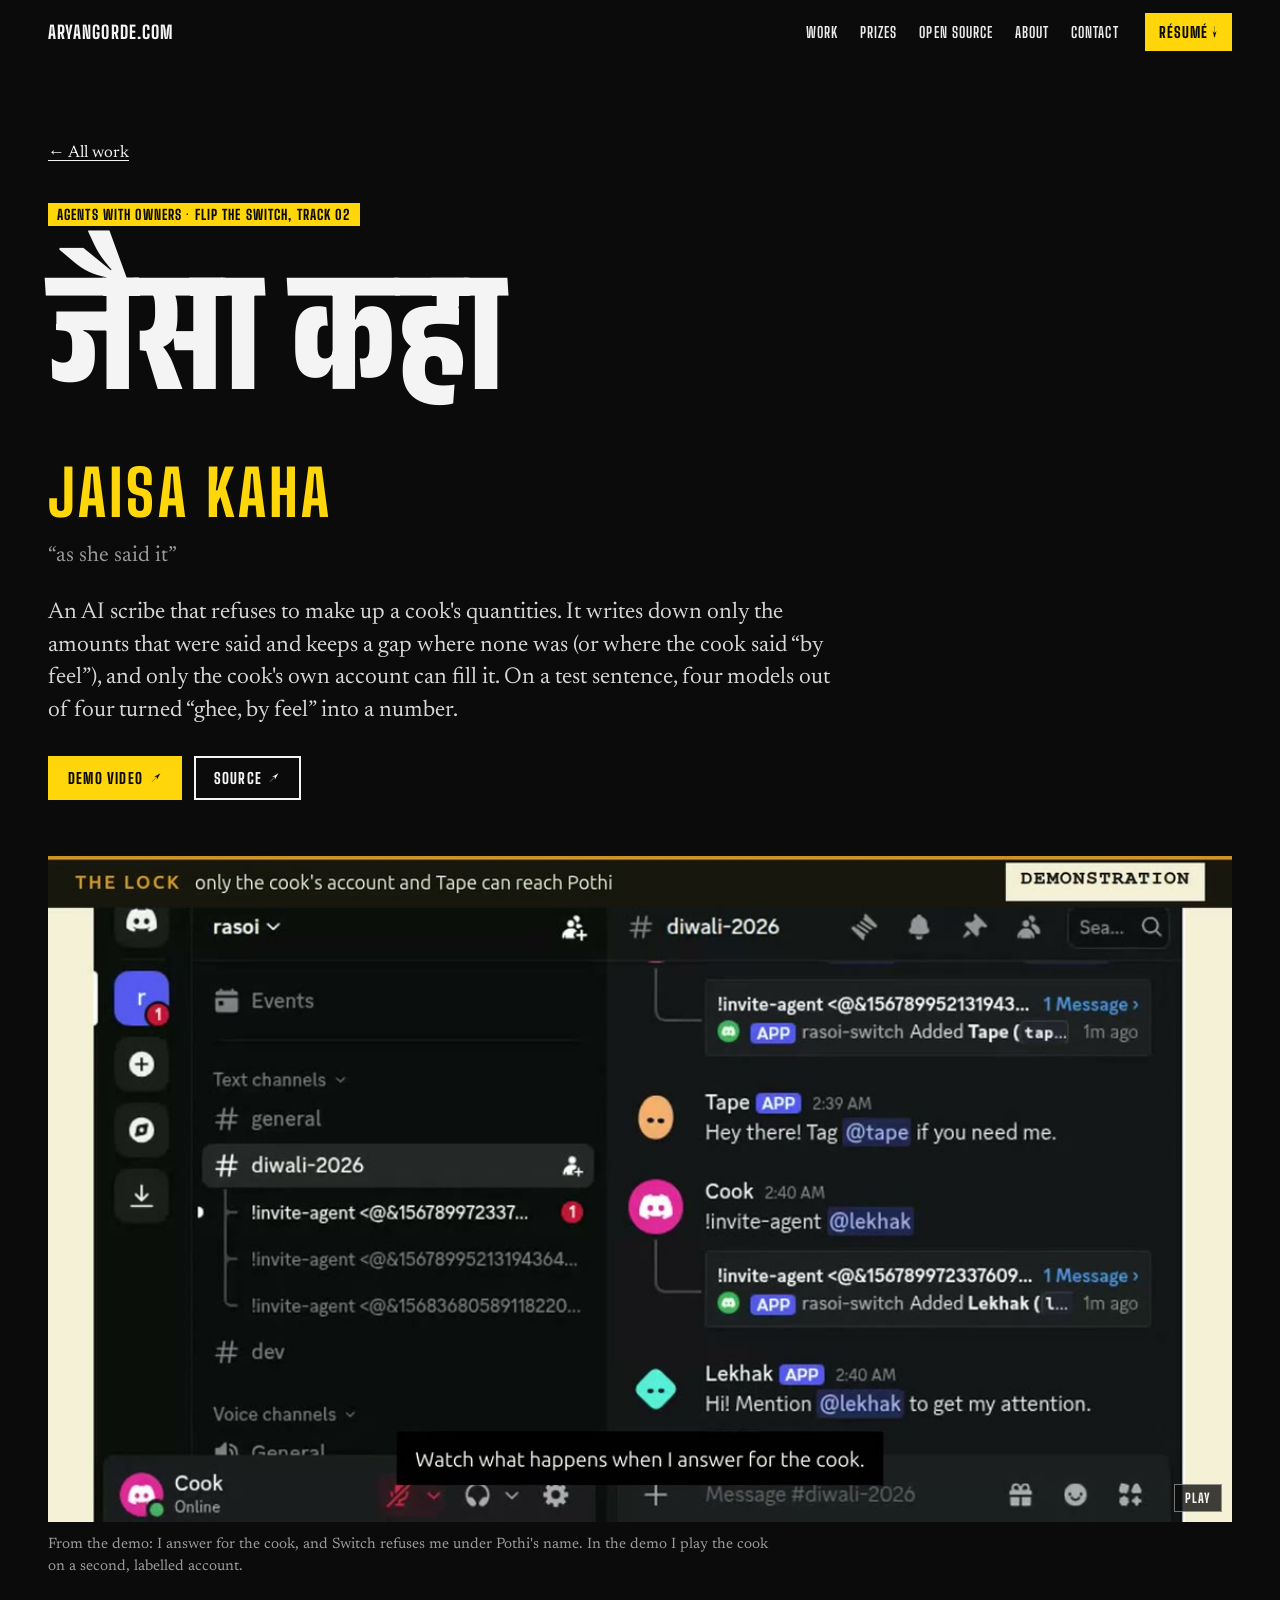
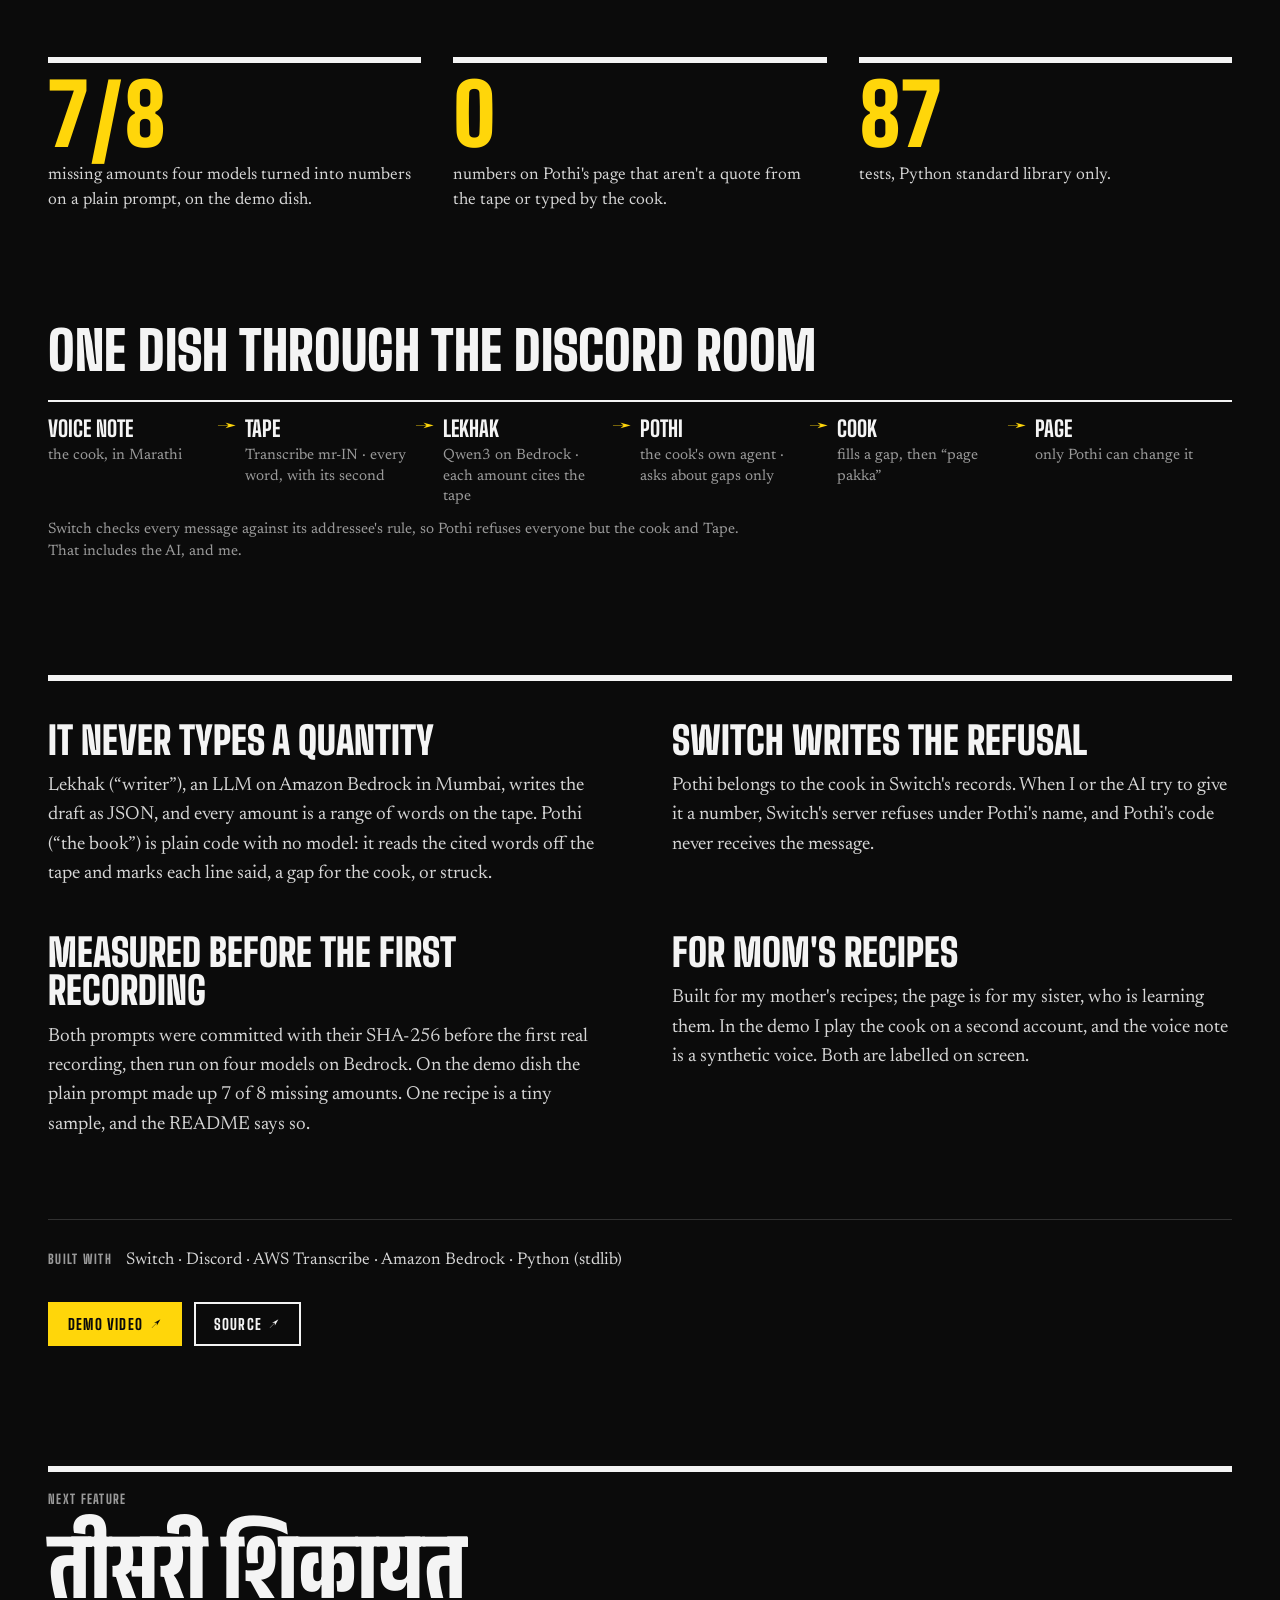
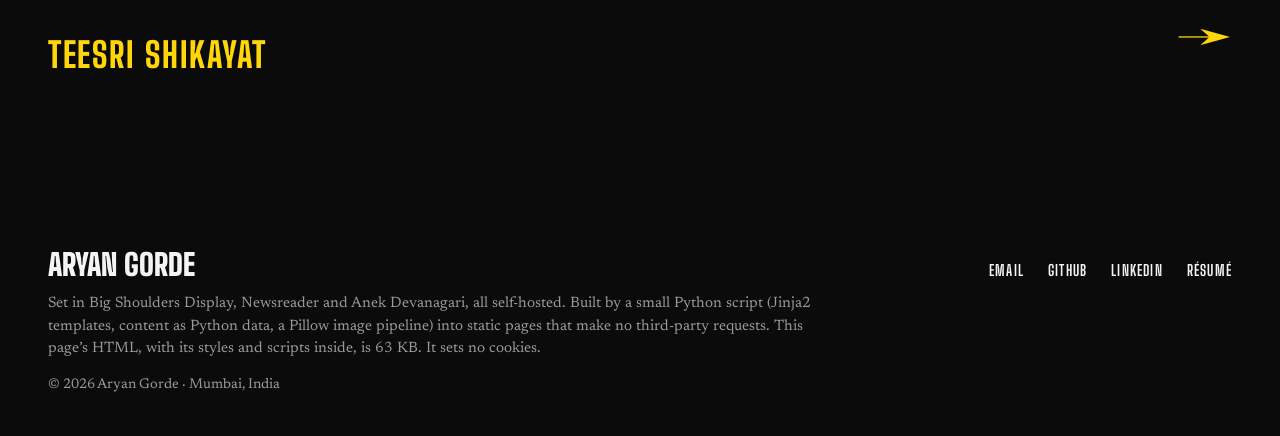
<file: jaisa-kaha/index.html>
<!DOCTYPE html>
<html lang="en">
<head>
<meta charset="UTF-8" />
<meta name="viewport" content="width=device-width, initial-scale=1.0" />
<title>Jaisa Kaha · Aryan Gorde</title>
<meta name="description" content="An AI scribe that refuses to make up a cook's quantities. Only the cook's own account can fill a gap." />
<meta name="theme-color" content="#0b0b0b" />
<link rel="icon" href="data:image/svg+xml,%3Csvg xmlns='http://www.w3.org/2000/svg' viewBox='0 0 32 32'%3E%3Crect width='32' height='32' fill='%230b0b0b'/%3E%3Crect x='5' y='20' width='22' height='7' fill='%23ffd60a'/%3E%3Cpath d='M9 18 15 4h2l6 14h-4l-1-3h-4l-1 3z' fill='%23f4f4f4'/%3E%3C/svg%3E" />
<meta name="color-scheme" content="dark" />
<link rel="canonical" href="https://www.aryangorde.com/jaisa-kaha/" />

<meta property="og:type" content="article" />
<meta property="og:site_name" content="aryangorde.com" />
<meta property="og:title" content="Jaisa Kaha · Aryan Gorde" />
<meta property="og:description" content="An AI scribe that refuses to make up a cook's quantities. Only the cook's own account can fill a gap." />
<meta property="og:url" content="https://www.aryangorde.com/jaisa-kaha/" />
<meta property="og:image" content="https://www.aryangorde.com/og/jaisa-kaha.jpg" />
<meta property="og:image:width" content="1200" />
<meta property="og:image:height" content="630" />
<meta property="og:image:alt" content="Jaisa Kaha, a build by Aryan Gorde" />
<meta name="twitter:card" content="summary_large_image" />

<link rel="preload" href="/fonts/big-shoulders-latin.woff2" as="font" type="font/woff2" crossorigin />
<link rel="preload" href="/fonts/newsreader-latin.woff2" as="font" type="font/woff2" crossorigin />
<link rel="preload" href="/fonts/anek-devanagari-names.woff2" as="font" type="font/woff2" crossorigin />

<!--
  GENERATED FILE. Built by build.py from build_src/; edits here are overwritten.
  Edit build_src/content.py (words), build_src/templates/ (markup),
  build_src/static/css/site.css (design) or build_src/static/js/site.js (behaviour),
  then run: python3 build.py
-->

<script>
(function (d) {
  var r = d.documentElement;
  r.classList.add("js");
  if (window.matchMedia && matchMedia("(prefers-reduced-motion: no-preference)").matches) r.classList.add("motion");
})(document);
</script>

<style>
@font-face {
  font-family: "Big Shoulders Display";
  src: url(/fonts/big-shoulders-latin.woff2) format("woff2");
  font-weight: 600 900;
  font-display: swap;
}
/* ₹ and arrows: not in the latin subset. */
@font-face {
  font-family: "Big Shoulders Display";
  src: url(/fonts/big-shoulders-symbols.woff2) format("woff2");
  font-weight: 600 900;
  unicode-range: U+20B9, U+2190-2193, U+2197, U+2212;
  font-display: swap;
}
@font-face {
  font-family: "Newsreader";
  src: url(/fonts/newsreader-latin.woff2) format("woff2");
  font-weight: 400 700;
  font-display: swap;
}
@font-face {
  font-family: "Newsreader";
  src: url(/fonts/newsreader-symbols.woff2) format("woff2");
  font-weight: 400 700;
  unicode-range: U+20B9, U+2190-2193, U+2197, U+2212;
  font-display: swap;
}
/* Only the letters of the project names (a Google Fonts text= subset, 3 KB). */
@font-face {
  font-family: "Anek Devanagari";
  src: url(/fonts/anek-devanagari-names.woff2) format("woff2");
  font-weight: 700;
  font-stretch: 75%;
  font-display: swap;
}

/* ==========================================================================
   aryangorde.com: the magazine.

   Black pages with white type, a cool white "paper" for the record (prizes,
   open source, changelog) and a yellow back cover. Headlines in Big Shoulders
   Display, text in Newsreader, the Hindi names in Anek Devanagari. One accent,
   the yellow: chips, the highlighter, numbers, and the button that matters.

   Colours a section uses come from the --c-* variables, which .paper and
   .contact flip, so a component works on any page colour without a variant.
   Every class used in the templates has to be defined here: build.py fails
   the build otherwise.
   ========================================================================== */

:root {
  --bg: #0b0b0b;
  --fg: #f4f4f4;
  --dim: #9a9a9a;
  --body: #d6d6d6;
  --hl: #ffd60a;
  --paper: #f4f4f4;
  --ink: #0b0b0b;

  --head: "Big Shoulders Display", Impact, "Arial Narrow", sans-serif;
  --text: "Newsreader", Georgia, "Times New Roman", serif;
  --hi: "Anek Devanagari", "Noto Sans Devanagari", sans-serif;
  --mono: ui-monospace, SFMono-Regular, Menlo, Consolas, "Liberation Mono", monospace;

  --max: 1320px;
  --gut: clamp(20px, 4vw, 48px);
  --nav-h: 64px;
  --rule: 6px;

  /* The colours of whatever page a component sits on. */
  --c-bg: var(--bg);
  --c-fg: var(--fg);
  --c-dim: var(--dim);
  --c-body: var(--body);
  --c-line: rgba(244, 244, 244, .16);
  --c-focus: var(--hl);
}

/* ---- base ----------------------------------------------------------------- */

*, *::before, *::after { box-sizing: border-box; }
* { margin: 0; }
ul, ol { padding: 0; list-style: none; }
[hidden] { display: none !important; }

html {
  background: var(--bg);
  color: var(--fg);
  scroll-padding-top: calc(var(--nav-h) + 16px);
  -webkit-text-size-adjust: 100%;
  text-size-adjust: 100%;
}
html.motion { scroll-behavior: smooth; }

body {
  font: 400 19px/1.5 var(--text);
  font-optical-sizing: auto;
  -webkit-font-smoothing: antialiased;
  -moz-osx-font-smoothing: grayscale;
  text-rendering: optimizeLegibility;
  overflow-x: hidden;
}

img, video, svg { display: block; max-width: 100%; }
img, video { height: auto; }
a { color: inherit; }
b, strong { font-weight: 600; }
button { font: inherit; color: inherit; }
table { border-collapse: collapse; }

code {
  font-family: var(--mono);
  font-size: .84em;
  padding: .08em .32em;
  background: color-mix(in srgb, var(--c-fg) 9%, transparent);
  border-radius: 2px;
}

/* The highlighter. */
mark {
  color: inherit;
  background: none;
  font-weight: 600;
  box-shadow: inset 0 -.34em 0 rgba(255, 214, 10, .6);
}

:focus-visible { outline: 3px solid var(--c-focus); outline-offset: 3px; }
main:focus { outline: none; }

::selection { background: var(--hl); color: var(--ink); }

.wrap {
  width: 100%;
  max-width: var(--max);
  margin-inline: auto;
  padding-inline: var(--gut);
}

.visually-hidden {
  position: absolute !important;
  width: 1px; height: 1px;
  padding: 0; margin: -1px;
  overflow: hidden; clip: rect(0 0 0 0);
  white-space: nowrap; border: 0;
}

.skip-link {
  position: absolute;
  left: 12px; top: -80px;
  z-index: 100;
  padding: 10px 14px 9px;
  background: var(--hl);
  color: var(--ink);
  font: 800 15px/1 var(--head);
  letter-spacing: .08em;
  text-transform: uppercase;
  text-decoration: none;
}
.skip-link:focus { top: 12px; }

/* ---- type pieces ------------------------------------------------------------ */

/* A label chip: yellow, set in the headline face. */
.chip {
  display: inline-block;
  padding: 5px 9px 4px;
  background: var(--hl);
  color: var(--ink);
  font: 800 14px/1 var(--head);
  letter-spacing: .08em;
  text-transform: uppercase;
}
.chip-ink { background: var(--ink); color: var(--hl); }

.chips { display: flex; flex-wrap: wrap; gap: 6px; }
.chips li {
  padding: 4px 8px 3px;
  border: 1px solid var(--c-line);
  font: 700 13px/1 var(--head);
  letter-spacing: .06em;
  text-transform: uppercase;
}

.label {
  font: 800 13px/1.2 var(--head);
  letter-spacing: .1em;
  text-transform: uppercase;
  color: var(--c-dim);
}

.arr { display: inline-block; font-weight: 400; transition: transform .15s ease; }

.text-link {
  color: inherit;
  text-decoration: underline;
  text-decoration-thickness: 1px;
  text-underline-offset: .2em;
}
.text-link:hover { text-decoration-thickness: 2px; text-decoration-color: var(--hl); }
.paper .text-link:hover, .contact .text-link:hover { text-decoration-color: currentColor; }

/* Captions under figures. */
.cap {
  margin-top: 12px;
  max-width: 48em;
  font-size: 15px;
  line-height: 1.45;
  color: var(--c-dim);
}
.cap-dark { color: var(--dim); }

/* What a project's name means, in its own words. */
.gloss { font-size: 19px; color: var(--c-dim); }

.teaser { margin-top: 14px; font-size: 19px; line-height: 1.45; color: var(--c-body); }

/* ---- buttons ---------------------------------------------------------------- */

.btn-row { display: flex; flex-wrap: wrap; gap: 12px; margin-top: 28px; }

.btn {
  display: inline-flex;
  align-items: center;
  gap: .5em;
  padding: 13px 18px 12px;
  border: 2px solid currentColor;
  background: transparent;
  color: inherit;
  font: 800 15px/1 var(--head);
  letter-spacing: .08em;
  text-transform: uppercase;
  text-decoration: none;
  cursor: pointer;
  transition: background-color .15s ease, color .15s ease, border-color .15s ease;
}
.btn:hover { background: var(--c-fg); border-color: var(--c-fg); color: var(--c-bg); }
.btn:hover .arr { transform: translateX(3px); }
.btn[disabled] { opacity: .4; cursor: not-allowed; }
.btn[disabled]:hover { background: transparent; color: inherit; border-color: currentColor; }

.btn-solid { background: var(--hl); border-color: var(--hl); color: var(--ink); }
.paper .btn-solid { border-color: var(--ink); }
.contact .btn-solid { background: var(--ink); border-color: var(--ink); color: var(--hl); }

.btn-ink { background: var(--ink); border-color: var(--ink); color: var(--fg); }
.btn-ink:hover { background: transparent; color: var(--ink); border-color: var(--ink); }

/* ---- nav ---------------------------------------------------------------------- */

.nav {
  position: fixed;
  inset: 0 0 auto;
  z-index: 50;
  transition: background-color .2s ease, border-color .2s ease;
  border-bottom: 1px solid transparent;
}
.nav.is-scrolled,
html:not(.js) .nav {
  background: rgba(11, 11, 11, .94);
  border-bottom-color: rgba(244, 244, 244, .1);
}
@supports (backdrop-filter: blur(8px)) {
  .nav.is-scrolled { background: rgba(11, 11, 11, .82); backdrop-filter: blur(10px); }
}

.nav-inner {
  display: flex;
  align-items: center;
  gap: 26px;
  max-width: var(--max);
  height: var(--nav-h);
  margin-inline: auto;
  padding-inline: var(--gut);
  font-family: var(--head);
  text-transform: uppercase;
}
.nav-site {
  font-weight: 800;
  font-size: 18px;
  letter-spacing: .06em;
  text-decoration: none;
}
.nav-links { display: flex; gap: 22px; margin-left: auto; }
.nav-links a {
  font-weight: 700;
  font-size: 15px;
  letter-spacing: .07em;
  color: #ececec;
  text-decoration: none;
}
.nav-links a:hover { color: var(--hl); }
.nav-cv {
  padding: 8px 14px 7px;
  background: var(--hl);
  color: var(--ink);
  font-weight: 800;
  font-size: 15px;
  letter-spacing: .07em;
  text-decoration: none;
}
.nav-cv:hover { background: var(--fg); }

/* ---- sections ------------------------------------------------------------------- */

.section { padding-block: clamp(72px, 10vw, 140px); }

.paper {
  --c-bg: var(--paper);
  --c-fg: var(--ink);
  --c-dim: #5a5a5a;
  --c-body: #1f1f1f;
  --c-line: rgba(11, 11, 11, .18);
  --c-focus: var(--ink);
  background: var(--c-bg);
  color: var(--c-fg);
}
/* Two paper sections in a row read as one spread. */
.paper + .paper { padding-top: 0; }

/* A department header: a heavy rule, the title, one line beside it. */
.sec-head {
  display: grid;
  grid-template-columns: auto minmax(0, 1fr);
  align-items: end;
  gap: 12px 40px;
  margin-bottom: clamp(40px, 6vw, 72px);
  padding-top: 18px;
  border-top: var(--rule) solid var(--c-fg);
}
.sec-title {
  font: 900 clamp(60px, 9vw, 128px)/.82 var(--head);
  letter-spacing: -.005em;
  text-transform: uppercase;
}
.sec-dek {
  justify-self: end;
  max-width: 26em;
  padding-bottom: 6px;
  font-size: 19px;
  line-height: 1.4;
  color: var(--c-dim);
  text-align: right;
}

.sub-head {
  margin-top: clamp(64px, 8vw, 96px);
  padding-top: 14px;
  border-top: 2px solid var(--c-fg);
  font: 900 clamp(32px, 3.4vw, 44px)/1 var(--head);
  text-transform: uppercase;
}

/* Figure titles on feature pages and in the demos. */
.fig-title {
  font: 900 clamp(34px, 4.2vw, 58px)/.95 var(--head);
  text-transform: uppercase;
}

/* A label/value list. */
.facts {
  display: flex;
  flex-wrap: wrap;
  margin-top: 24px;
  border-top: 1px solid var(--c-line);
  border-bottom: 1px solid var(--c-line);
}
.facts div { padding: 12px 32px 12px 0; }
.facts dt { font: 800 13px/1.2 var(--head); letter-spacing: .1em; text-transform: uppercase; color: var(--c-dim); }
.facts dd { margin-top: 4px; font-size: 17px; font-weight: 600; line-height: 1.3; }
.facts-dark {
  display: grid;
  grid-template-columns: repeat(2, minmax(0, 1fr));
  margin-top: 36px;
}
.facts-dark div { padding-right: 20px; border-bottom: 1px solid var(--c-line); }
.facts-dark div:nth-last-child(-n+2) { border-bottom: 0; }

/* ---- project names: Devanagari over the Latin ------------------------------------
   The size comes from the container's font-size, so one rule serves the cover
   story, the cards, the feature headline and the "next" link. */

.pname { display: block; }
.pname-hi {
  display: block;
  margin-bottom: -.1em;
  font: 700 .92em/1.32 var(--hi);
  font-stretch: 75%;
  letter-spacing: 0;
}
.pname-en {
  display: block;
  font: 900 1em/.86 var(--head);
  letter-spacing: -.005em;
  text-transform: uppercase;
}
.pname-hi + .pname-en {
  margin-top: .06em;
  font-size: .34em;
  font-weight: 800;
  line-height: 1;
  letter-spacing: .05em;
  color: var(--hl);
}

/* ---- the cover --------------------------------------------------------------------- */

.cover {
  position: relative;
  min-height: 100vh;
  min-height: 100svh;
  overflow: hidden;
  isolation: isolate;
}

.cover-photo {
  position: absolute;
  inset: 0 0 0 auto;
  width: 52%;
  z-index: -2;
  -webkit-mask-image: linear-gradient(90deg, transparent 0%, rgba(0, 0, 0, .6) 22%, #000 48%);
          mask-image: linear-gradient(90deg, transparent 0%, rgba(0, 0, 0, .6) 22%, #000 48%);
}
.cover-photo picture, .cover-photo img { width: 100%; height: 100%; }
.cover-photo img {
  object-fit: cover;
  object-position: center 22%;
  filter: contrast(1.06) saturate(1.08);
}
/* Fades the photo into the page at the bottom, and shades the top so the nav reads. */
.cover-fade {
  position: absolute;
  inset: 0 0 0 auto;
  width: 52%;
  z-index: -1;
  pointer-events: none;
  background:
    linear-gradient(0deg, var(--bg) 0%, rgba(11, 11, 11, 0) 38%),
    linear-gradient(180deg, rgba(11, 11, 11, .72) 0, rgba(11, 11, 11, 0) 150px);
}

.cover-body { padding-top: calc(var(--nav-h) + 18px); padding-bottom: 48px; }

.cover-name {
  font: 900 clamp(96px, 17.5vw, 268px)/.8 var(--head);
  letter-spacing: -.01em;
  text-transform: uppercase;
}
.cn-1, .cn-2 { display: block; }
.cn-2 { padding-left: .32em; }

.cover-lines {
  display: grid;
  grid-template-columns: repeat(3, minmax(0, 260px));
  gap: 36px;
  margin-top: 40px;
}
.cl { min-width: 0; }
.cl-link { display: block; text-decoration: none; }
.cl .chip { white-space: nowrap; }
.cl-head {
  display: block;
  margin-top: 12px;
  font: 800 34px/1 var(--head);
  letter-spacing: .01em;
  text-transform: uppercase;
  text-decoration: underline transparent 3px;
  text-underline-offset: .12em;
  transition: text-decoration-color .15s ease;
}
.cl-link:hover .cl-head { text-decoration-color: var(--hl); }
.cl-text { display: block; margin-top: 8px; font-size: 17px; line-height: 1.4; color: var(--body); }

.cover-deck { max-width: 30em; margin-top: 44px; font-size: 23px; line-height: 1.38; }
.cover-actions {
  display: flex;
  flex-wrap: wrap;
  align-items: center;
  gap: 16px 28px;
  margin-top: 30px;
  font-size: 18px;
}

/* ---- silent loops --------------------------------------------------------------------
   The poster is the picture until the video has frames to show. */

.loop {
  position: relative;
  aspect-ratio: 16 / 9;
  overflow: hidden;
  background: #161616;
}
.loop-poster, .loop-video {
  position: absolute;
  inset: 0;
  width: 100%;
  height: 100%;
  object-fit: cover;
}
.loop-video { opacity: 0; transition: opacity .3s ease; }
.loop.is-playing .loop-video { opacity: 1; }
.loop-btn {
  position: absolute;
  right: 10px;
  bottom: 10px;
  z-index: 3;
  padding: 7px 10px 6px;
  border: 1px solid rgba(244, 244, 244, .45);
  background: rgba(11, 11, 11, .78);
  color: var(--fg);
  font: 800 13px/1 var(--head);
  letter-spacing: .08em;
  text-transform: uppercase;
  cursor: pointer;
}
.loop-btn:hover { background: var(--fg); color: var(--ink); }

/* ---- work ----------------------------------------------------------------------------- */

.lead {
  display: grid;
  grid-template-columns: minmax(0, 1.4fr) minmax(0, 1fr);
  align-items: center;
  gap: 48px;
  padding-bottom: 64px;
  margin-bottom: 56px;
  border-bottom: 1px solid var(--c-line);
}
.lead-media, .lead-text, .prize-text, .log-body { min-width: 0; }
.lead-text h3 { margin-top: 16px; font-size: clamp(60px, 6.4vw, 92px); }
.lead-text .gloss { margin-top: 10px; }
.lead-fig { margin-top: 22px; font-size: 16px; line-height: 1.4; color: var(--c-dim); }
.lead-fig b {
  display: block;
  margin-bottom: 4px;
  font: 900 56px/1 var(--head);
  color: var(--hl);
}
.lead-text .btn { margin-top: 26px; }

.cards { display: grid; grid-template-columns: repeat(3, minmax(0, 1fr)); gap: 40px; }
.card article { position: relative; display: flex; flex-direction: column; height: 100%; }
.card-media { margin-bottom: 18px; }
.card h3 { font-size: 46px; }
.card-link { text-decoration: none; }
/* The whole card is the link; the loop's button sits above it. */
.card-link::after { content: ""; position: absolute; inset: 0; z-index: 1; }
.card-link:focus-visible { outline: none; }
.card-link:focus-visible::after { outline: 3px solid var(--c-focus); outline-offset: 6px; }
.card-kicker {
  margin-top: 10px;
  font: 700 13px/1.3 var(--head);
  letter-spacing: .08em;
  text-transform: uppercase;
  color: var(--c-dim);
}
.card .teaser { font-size: 18px; }
.card-more {
  margin-top: auto;
  padding-top: 16px;
  font: 800 14px/1 var(--head);
  letter-spacing: .08em;
  text-transform: uppercase;
  color: var(--hl);
}
.card:hover .card-more { text-decoration: underline; text-underline-offset: .2em; }
.card:hover .pname-en { text-decoration: underline; text-decoration-thickness: .06em; text-underline-offset: .1em; }

/* No public video: the headline number stands in for one. */
.card-stat {
  display: flex;
  flex-direction: column;
  justify-content: flex-end;
  aspect-ratio: 16 / 9;
  padding: 18px 20px;
  background: #161616;
  border-top: var(--rule) solid var(--hl);
}
.card-stat b { font: 900 clamp(64px, 6.6vw, 100px)/.85 var(--head); color: var(--hl); }
.card-stat span { margin-top: 10px; max-width: 26em; font-size: 15px; line-height: 1.35; color: var(--body); }

/* ---- prizes ------------------------------------------------------------------------------ */

.prize {
  display: grid;
  grid-template-columns: minmax(0, 1fr) minmax(0, 1fr);
  gap: 40px 56px;
  padding-block: 56px;
  border-top: 1px solid var(--c-line);
}
.prize:first-of-type { padding-top: 0; border-top: 0; }

.prize-rank { font: 900 clamp(68px, 8.4vw, 124px)/.84 var(--head); text-transform: uppercase; }
.prize-rank span { display: block; }
.prize-rank .rank-lead {
  display: inline-block;
  margin-bottom: .14em;
  padding: .06em .14em .02em;
  background: var(--hl);
  font-size: .42em;
  letter-spacing: .04em;
}
.prize-event {
  margin-top: 20px;
  font: 800 clamp(30px, 3.2vw, 44px)/1 var(--head);
  text-transform: uppercase;
}
.prize-org { margin-top: 10px; font-size: 16px; color: var(--c-dim); }
.prize-field { margin-top: 4px; font-size: 17px; }
.prize-build { margin-top: 20px; max-width: 36em; font-size: 18px; line-height: 1.5; color: var(--c-body); }
.prize-build b { color: var(--c-fg); }

/* The organisers' graphic, cropped to its header and Aryan's row. */
.proof { align-self: start; }
.proof-part { display: block; width: var(--w); max-width: 100%; }
.proof-part img { width: 100%; }
.proof-break {
  display: flex;
  align-items: center;
  gap: 8px;
  margin: 10px 0;
  color: var(--c-dim);
}
.proof-break::before, .proof-break::after { content: ""; flex: 1; border-top: 1px dashed currentColor; }
.proof-break svg { width: 28px; height: 14px; fill: none; stroke: currentColor; stroke-width: 1.5; }

/* ---- demos -------------------------------------------------------------------------------- */

.demo {
  padding: clamp(20px, 3vw, 36px);
  border: 2px solid var(--c-fg);
}
.demo-title { font: 900 clamp(26px, 2.6vw, 34px)/1 var(--head); text-transform: uppercase; }
.demo-intro { margin-top: 12px; max-width: 46em; font-size: 19px; line-height: 1.45; color: var(--c-body); }
.demo-intro b { color: var(--c-fg); }

/* The 64 KiB slider. */
.trunc { grid-column: 1 / -1; }
.trunc-label { display: block; margin-top: 16px; font-size: 18px; }
.trunc-label output { font-weight: 700; }

.trunc-range {
  -webkit-appearance: none;
  appearance: none;
  display: block;
  width: 100%;
  height: 32px;
  margin-top: 10px;
  background: transparent;
  cursor: pointer;
}
.trunc-range::-webkit-slider-runnable-track { height: 4px; background: var(--c-fg); }
.trunc-range::-moz-range-track { height: 4px; background: var(--c-fg); }
.trunc-range::-webkit-slider-thumb {
  -webkit-appearance: none;
  width: 26px; height: 26px;
  margin-top: -11px;
  background: var(--hl);
  border: 2px solid var(--ink);
}
.trunc-range::-moz-range-thumb {
  width: 22px; height: 22px;
  border-radius: 0;
  background: var(--hl);
  border: 2px solid var(--ink);
}
.trunc-range:focus-visible { outline-offset: 6px; }

.trunc-bar {
  position: relative;
  height: 44px;
  margin-top: 34px;
  background: color-mix(in srgb, var(--c-fg) 8%, transparent);
}
.tb-kept, .tb-lost { position: absolute; top: 0; bottom: 0; }
.tb-kept { left: 0; width: min(var(--p), var(--l)); background: var(--c-fg); }
.tb-lost {
  left: var(--l);
  width: max(0%, calc(var(--p) - var(--l)));
  background: repeating-linear-gradient(135deg, var(--ink) 0 2px, var(--hl) 2px 8px);
}
.tb-cut {
  position: absolute;
  left: var(--l);
  top: -26px;
  bottom: -6px;
  padding-left: 6px;
  border-left: 2px dashed var(--c-fg);
  font: 800 13px/1 var(--head);
  letter-spacing: .08em;
  text-transform: uppercase;
  white-space: nowrap;
}

.trunc-read {
  display: grid;
  grid-template-columns: repeat(3, minmax(0, 1fr));
  gap: 20px;
  margin-top: 24px;
}
.trunc-read div { padding-top: 10px; border-top: 1px solid var(--c-line); }
.trunc-read dt { font: 800 13px/1.2 var(--head); letter-spacing: .1em; text-transform: uppercase; color: var(--c-dim); }
.trunc-read dd { margin-top: 6px; font: 900 clamp(30px, 3.2vw, 44px)/1 var(--head); text-transform: uppercase; }
.trunc-verdict { margin-top: 18px; font-size: 21px; font-weight: 600; }

.dots { margin-top: 32px; }
.dot-grid { display: grid; grid-template-columns: repeat(36, minmax(0, 1fr)); gap: 3px; max-width: 760px; }
.dot-grid i { aspect-ratio: 1; border: 1px solid var(--c-fg); }
.dot-grid .on { background: var(--c-fg); }
.dots .cap b { color: var(--c-fg); }

/* The tripwire map. */
.trip { margin-top: clamp(64px, 8vw, 96px); }
.trip-map {
  --hs: 26px;
  position: relative;
  aspect-ratio: var(--mw) / var(--mh);
  margin-top: 24px;
  overflow: hidden;
  background:
    radial-gradient(ellipse at 50% 55%, rgba(244, 244, 244, .06), transparent 70%),
    #121212;
  border: 1px solid rgba(244, 244, 244, .14);
}
.home {
  position: absolute;
  left: var(--x);
  top: var(--y);
  width: var(--hs);
  height: var(--hs);
  margin: calc(var(--hs) / -2) 0 0 calc(var(--hs) / -2);
  padding: 0;
  border: 2px solid #bdbdbd;
  border-radius: 3px;
  background: var(--bg);
  cursor: pointer;
  transition: background-color .15s ease, border-color .15s ease, box-shadow .15s ease;
}
.home:disabled { cursor: default; }
.home:not(:disabled):hover { border-color: var(--hl); }
.home:focus-visible { outline: 3px solid var(--fg); outline-offset: 2px; }
.home.is-warned { border-color: var(--hl); box-shadow: 0 0 0 4px rgba(255, 214, 10, .28); }
.home.is-reported { background: var(--hl); border-color: var(--hl); }
.home.is-old { background: #4a4a4a; border-color: #8a8a8a; box-shadow: none; }

/* The 250 m ring, sized as a share of the plot so it scales with it. */
.trip-ring {
  position: absolute;
  left: var(--x, 50%);
  top: var(--y, 50%);
  width: calc(100% * 500 / var(--mw));
  aspect-ratio: 1;
  border: 2px dashed var(--hl);
  border-radius: 50%;
  background: rgba(255, 214, 10, .1);
  transform: translate(-50%, -50%) scale(.6);
  opacity: 0;
  pointer-events: none;
  transition: opacity .3s ease, transform .4s ease;
}
.trip-ring.is-on { opacity: 1; transform: translate(-50%, -50%) scale(1); }

.trip-scale {
  position: absolute;
  left: 18px;
  bottom: 14px;
  width: calc(100% * 250 / var(--mw));
  height: 8px;
  border: 2px solid var(--dim);
  border-top: 0;
  pointer-events: none;
}
.trip-scale span {
  position: absolute;
  left: 0; right: 0;
  bottom: 10px;
  font: 800 13px/1 var(--head);
  letter-spacing: .08em;
  text-transform: uppercase;
  color: var(--dim);
  text-align: center;
}

.trip-bar {
  display: flex;
  flex-wrap: wrap;
  align-items: center;
  justify-content: space-between;
  gap: 12px 24px;
  margin-top: 18px;
}
.trip-clock { font: 800 22px/1 var(--head); text-transform: uppercase; letter-spacing: .03em; }
.trip-clock .label { margin-right: 8px; }
.trip-btns { display: flex; flex-wrap: wrap; gap: 10px; }
.trip-status { min-height: 2.9em; margin-top: 14px; font-size: 18px; line-height: 1.45; }
.trip-status b { color: var(--hl); }
.trip-key {
  display: flex;
  flex-wrap: wrap;
  gap: 8px 24px;
  margin-top: 14px;
  font-size: 15px;
  color: var(--dim);
}
.trip-key li { display: flex; align-items: center; gap: 8px; }
.trip-key i { width: 14px; height: 14px; border: 2px solid #bdbdbd; border-radius: 2px; background: var(--bg); }
.trip-key .k-rep { background: var(--hl); border-color: var(--hl); }
.trip-key .k-warn { border-color: var(--hl); box-shadow: 0 0 0 3px rgba(255, 214, 10, .28); }
.trip-key .k-old { background: #4a4a4a; border-color: #8a8a8a; }
.k-home { border-color: #bdbdbd; }

/* ---- open source ----------------------------------------------------------------------------- */

.prs { display: grid; grid-template-columns: repeat(2, minmax(0, 1fr)); gap: 40px; }
.pr {
  display: flex;
  flex-direction: column;
  align-items: flex-start;
  padding-top: 20px;
  border-top: var(--rule) solid var(--c-fg);
}
.pr-name { margin-top: 16px; font: 900 clamp(44px, 4.6vw, 64px)/.9 var(--head); text-transform: uppercase; }
.pr-num { color: var(--c-dim); }
.pr-title { margin-top: 12px; font-size: 17px; }
.pr-summary { margin-top: 14px; font-size: 18px; line-height: 1.5; color: var(--c-body); }
.pr .facts { align-self: stretch; }
.pr .btn { margin-top: 24px; }

.entries { width: 100%; margin-top: 24px; font-size: 17px; }
.entries th {
  padding: 0 20px 10px 0;
  border-bottom: 2px solid var(--c-fg);
  font: 800 13px/1.2 var(--head);
  letter-spacing: .1em;
  text-transform: uppercase;
  text-align: left;
  color: var(--c-dim);
}
.entries td { padding: 16px 20px 16px 0; border-bottom: 1px solid var(--c-line); vertical-align: top; line-height: 1.4; }
.ent-when { font: 800 15px/1.4 var(--head); letter-spacing: .06em; text-transform: uppercase; white-space: nowrap; }
.ent-event b, .ent-event span { display: block; }
.ent-event span { font-size: 15px; color: var(--c-dim); }
.ent-build { color: var(--c-body); }
.ent-build b { color: var(--c-fg); }
.ent-out { font-size: 15px; white-space: nowrap; }

/* ---- about ------------------------------------------------------------------------------------ */

.about { display: grid; grid-template-columns: minmax(0, 1fr) minmax(0, 1.3fr); gap: 40px 64px; }
.about-lede { font: 500 clamp(32px, 3.6vw, 52px)/1.12 var(--text); letter-spacing: -.01em; }
.about-body p { font-size: 20px; line-height: 1.55; color: var(--c-body); }
.about-body p + p { margin-top: 1em; }

.figs {
  display: grid;
  grid-template-columns: repeat(4, minmax(0, 1fr));
  gap: 24px;
  margin-top: clamp(56px, 7vw, 88px);
}
.figs li { padding-top: 16px; border-top: var(--rule) solid var(--c-fg); }
.figs b { display: block; font: 900 clamp(72px, 9vw, 136px)/.84 var(--head); color: var(--hl); }
.figs span { display: block; margin-top: 10px; font-size: 17px; line-height: 1.35; color: var(--c-dim); }

/* ---- stack -------------------------------------------------------------------------------------- */

.layers { border-top: 1px solid var(--c-line); }
.layer {
  display: grid;
  grid-template-columns: 200px minmax(0, 1fr) minmax(0, 1.5fr);
  align-items: baseline;
  gap: 8px 32px;
  padding-block: 20px;
  border-bottom: 1px solid var(--c-line);
}
.layer-name { font: 800 30px/1 var(--head); text-transform: uppercase; }
.layer-note { font-size: 17px; color: var(--c-dim); }
.layer-items { font-size: 18px; color: var(--c-body); }
.langs { margin-top: 28px; font-size: 18px; }
.langs .label { margin-right: 10px; }

/* ---- changelog (paper) ----------------------------------------------------------------------------- */

.log-grid { display: grid; grid-template-columns: minmax(0, 1fr) 340px; gap: 64px; align-items: start; }
.log { border-top: 2px solid var(--c-fg); }
.log-row {
  display: grid;
  grid-template-columns: 150px minmax(0, 1fr);
  gap: 8px 28px;
  padding-block: 28px;
  border-bottom: 1px solid var(--c-line);
}
.log-date { padding-top: 6px; font: 800 17px/1.2 var(--head); letter-spacing: .06em; text-transform: uppercase; }
.log-name { font: 900 clamp(30px, 3vw, 40px)/1 var(--head); text-transform: uppercase; }
.log-hi { font: 700 .9em/1.2 var(--hi); font-stretch: 75%; margin-right: .18em; }
.log-name .chip { margin-left: 6px; white-space: nowrap; font-size: 14px; vertical-align: .3em; }
.log-ctx { margin-top: 8px; font-size: 15px; color: var(--c-dim); }
.log-detail { margin-top: 10px; max-width: 40em; font-size: 18px; line-height: 1.5; color: var(--c-body); }
.log-tech { margin-top: 10px; font: 700 14px/1.4 var(--head); letter-spacing: .06em; text-transform: uppercase; color: var(--c-dim); }
.log-links { display: flex; flex-wrap: wrap; gap: 6px 22px; margin-top: 12px; font-size: 16px; }

.log-side { position: sticky; top: calc(var(--nav-h) + 32px); }
.side-block { padding-top: 16px; border-top: var(--rule) solid var(--c-fg); }
.side-block + .side-block { margin-top: 48px; }
.side-head { font: 900 30px/1 var(--head); text-transform: uppercase; }
.side-strong { margin-top: 14px; font-size: 18px; font-weight: 600; }
.side-block p { font-size: 17px; }
.side-dim { margin-top: 2px; font-size: 15px !important; color: var(--c-dim); }
.side-text { margin-top: 10px; line-height: 1.45; color: var(--c-body); }
.certs { margin-top: 12px; }
.certs li { padding-block: 10px; border-bottom: 1px solid var(--c-line); }
.certs b { display: block; font-size: 16px; line-height: 1.35; }
.certs span { display: block; margin-top: 2px; font-size: 14px; color: var(--c-dim); }

/* ---- contact: the yellow back cover ------------------------------------------------------------------ */

.contact {
  --c-bg: var(--hl);
  --c-fg: var(--ink);
  --c-dim: #4d4300;
  --c-body: #1a1700;
  --c-line: rgba(11, 11, 11, .3);
  --c-focus: var(--ink);
  background: var(--c-bg);
  color: var(--c-fg);
}
.contact-head {
  max-width: 11em;
  font: 900 clamp(64px, 10vw, 164px)/.84 var(--head);
  letter-spacing: -.005em;
  text-transform: uppercase;
}
/* Inverted words. The black band covers the capitals only (not the font's
   whole ascent), so it never reaches into the line above. */
.ul {
  padding: 0 .06em;
  background: linear-gradient(var(--ink), var(--ink)) 0 58% / 100% .9em no-repeat;
  color: var(--hl);
  -webkit-box-decoration-break: clone;
          box-decoration-break: clone;
}
.contact-grid {
  display: grid;
  grid-template-columns: minmax(0, 1.2fr) minmax(0, 1fr);
  gap: 48px 72px;
  margin-top: clamp(40px, 6vw, 72px);
}
.contact-body { max-width: 34em; font-size: 20px; line-height: 1.5; color: var(--c-body); }
.mail-row { display: flex; flex-wrap: wrap; align-items: center; gap: 14px 18px; margin-top: 30px; }
.mail {
  font: 800 clamp(26px, 3vw, 40px)/1.1 var(--head);
  letter-spacing: .01em;
  text-decoration: underline;
  text-decoration-thickness: 3px;
  text-underline-offset: .14em;
  overflow-wrap: anywhere;
}
.mail:hover { text-decoration-thickness: 5px; }
.copy-status { min-height: 1.5em; margin-top: 10px; font-size: 16px; font-weight: 600; }

.contact-links { border-top: 2px solid var(--c-fg); }
.contact-links a {
  display: grid;
  grid-template-columns: minmax(0, 1fr) auto;
  align-items: center;
  column-gap: 16px;
  padding-block: 18px;
  border-bottom: 1px solid var(--c-line);
  text-decoration: none;
}
.contact-links b { font: 900 36px/1 var(--head); text-transform: uppercase; }
.contact-links span:not(.arr) { grid-row: 2; font-size: 16px; color: var(--c-dim); }
.contact-links .arr { grid-column: 2; grid-row: 1 / 3; font-size: 30px; }
.contact-links a:hover b { text-decoration: underline; text-decoration-thickness: 3px; text-underline-offset: .1em; }
.contact-links a:hover .arr { transform: translateX(4px); }

/* ---- footer ---------------------------------------------------------------------------------------- */

.footer { padding-block: 48px 40px; }
.foot-grid {
  display: grid;
  grid-template-columns: minmax(0, 1fr) auto;
  align-items: baseline;
  gap: 14px 32px;
}
.foot-name { font: 900 30px/1 var(--head); text-transform: uppercase; }
.foot-links { display: flex; flex-wrap: wrap; gap: 8px 24px; font: 700 15px/1 var(--head); letter-spacing: .08em; text-transform: uppercase; }
.foot-links a { text-decoration: none; }
.foot-links a:hover { color: var(--hl); }
.colophon { grid-column: 1 / -1; max-width: 52em; font-size: 15px; line-height: 1.5; color: var(--dim); }
.foot-copy { grid-column: 1 / -1; font-size: 14px; color: var(--dim); }

/* ---- feature pages ---------------------------------------------------------------------------------- */

.feature { padding-bottom: clamp(80px, 10vw, 140px); }
.f-head { padding: calc(var(--nav-h) + clamp(40px, 6vw, 80px)) 0 48px; }
.f-back { margin-bottom: 36px; font-size: 17px; }
.f-title { margin-top: 18px; font-size: clamp(84px, 14.5vw, 220px); }
.f-head .gloss { margin-top: 16px; font-size: 22px; }
.f-dek { max-width: 34em; margin-top: 24px; font-size: clamp(20px, 1.8vw, 24px); line-height: 1.42; color: var(--c-body); }

.f-video { margin-top: 8px; }

.f-figs {
  display: grid;
  grid-template-columns: repeat(3, minmax(0, 1fr));
  gap: 32px;
  margin-top: clamp(56px, 7vw, 80px);
}
.f-figs li { padding-top: 16px; border-top: var(--rule) solid var(--c-fg); }
.f-figs b { display: block; font: 900 clamp(56px, 6.6vw, 100px)/.86 var(--head); color: var(--hl); }
.f-figs span { display: block; margin-top: 12px; font-size: 17px; line-height: 1.45; color: var(--c-body); }

.f-quote { margin-top: clamp(72px, 9vw, 112px); padding-top: 24px; border-top: var(--rule) solid var(--c-fg); }
.f-quote p { font: 900 clamp(44px, 6vw, 92px)/.92 var(--head); text-transform: uppercase; }
.f-quote mark {
  padding: 0 .08em;
  background: linear-gradient(var(--hl), var(--hl)) 0 58% / 100% .9em no-repeat;
  color: var(--ink);
  box-shadow: none;
  font-weight: inherit;
  -webkit-box-decoration-break: clone;
          box-decoration-break: clone;
}
.f-quote footer { max-width: 40em; margin-top: 22px; font-size: 19px; line-height: 1.5; color: var(--c-body); }

/* A process, left to right. */
.flow { margin-top: clamp(72px, 9vw, 112px); }
.flow-steps {
  display: grid;
  grid-template-columns: repeat(auto-fit, minmax(140px, 1fr));
  margin-top: 24px;
  border-top: 2px solid var(--c-fg);
}
.flow-steps li { position: relative; padding: 16px 28px 0 0; }
.flow-steps li:not(:last-child)::after {
  content: "→";
  position: absolute;
  right: 8px;
  top: 14px;
  font: 800 22px/1 var(--head);
  color: var(--hl);
}
.flow-steps b { display: block; font: 800 22px/1 var(--head); text-transform: uppercase; }
.flow-steps span { display: block; margin-top: 6px; font-size: 15px; line-height: 1.35; color: var(--c-dim); }

/* One call, drawn to scale (wide screens); a list below 1100px. */
.tl { margin-top: clamp(72px, 9vw, 112px); }
.tl-plot { --ax: 236px; position: relative; height: 410px; margin-top: 28px; }
.tl-axis { position: absolute; left: 0; right: 0; top: var(--ax); border-top: 2px solid var(--c-fg); }
.tl-tick {
  position: absolute;
  left: calc(var(--t) / var(--span) * 100%);
  top: -26px;
  transform: translateX(-50%);
  font: 700 13px/1 var(--head);
  letter-spacing: .06em;
  color: var(--c-dim);
  white-space: nowrap;
}
.tl-tick::after {
  content: "";
  position: absolute;
  left: 50%;
  top: 20px;
  height: 10px;
  border-left: 1px solid var(--c-dim);
}
.tl-ev {
  --gap: 24px;
  position: absolute;
  left: calc(var(--t) / var(--span) * 100%);
  width: max-content;
  max-width: min(220px, 22%);
  padding-left: 12px;
  background: var(--c-bg);
}
.tl-caller { bottom: calc(100% - var(--ax) + var(--gap)); }
.tl-caller.tl-row-1 { --gap: 24px; }
.tl-caller.tl-row-2 { --gap: 124px; }
.tl-tk { --gap: 48px; top: calc(var(--ax) + var(--gap)); }
/* The stem to the axis and the mark on it. */
.tl-ev::before, .tl-ev::after { content: ""; position: absolute; left: 0; }
.tl-ev::before { width: 2px; background: var(--c-dim); }
.tl-caller::before { top: 0; height: calc(100% + var(--gap)); }
.tl-tk::before { bottom: 0; height: calc(100% + var(--gap)); }
.tl-ev::after { width: 12px; height: 12px; margin-left: -5px; background: var(--c-fg); }
.tl-caller::after { top: calc(100% + var(--gap) - 6px); }
.tl-tk::after { bottom: calc(100% + var(--gap) - 6px); }
.tl-amber::after { background: var(--bg); border: 2px solid var(--hl); }
.tl-red::after { background: var(--hl); }
.tl-amber::before, .tl-red::before { background: var(--hl); }
.tl-flip { left: auto; right: calc(100% - var(--t) / var(--span) * 100%); padding: 0 12px 0 0; text-align: right; }
.tl-flip::before, .tl-flip::after { left: auto; right: 0; }
.tl-flip::after { margin: 0 -5px 0 0; }
.tl-time { display: block; font: 800 14px/1.2 var(--head); letter-spacing: .07em; text-transform: uppercase; color: var(--c-dim); }
.tl-amber .tl-time, .tl-red .tl-time { color: var(--hl); }
.tl-what { display: block; margin-top: 4px; font-size: 16px; line-height: 1.35; }
/* The caller says the line that was shown in advance. */
.tl-hit .tl-what { font-weight: 600; }
.tl-note { display: block; margin-top: 4px; font-size: 14px; line-height: 1.3; color: var(--c-dim); }
.tl-dim {
  position: absolute;
  left: calc(var(--a) / var(--span) * 100%);
  width: calc((var(--b) - var(--a)) / var(--span) * 100%);
  top: calc(var(--ax) + 10px);
  height: 12px;
  border: 1px solid var(--hl);
  border-top: 0;
}
.tl-dim span {
  position: absolute;
  left: 50%;
  top: 4px;
  transform: translateX(-50%);
  padding: 0 6px;
  background: var(--c-bg);
  font: 800 13px/1 var(--head);
  letter-spacing: .07em;
  text-transform: uppercase;
  color: var(--hl);
  white-space: nowrap;
}

/* A chain of citations, scored. */
.chain { margin-top: clamp(72px, 9vw, 112px); }
.ch-row { display: grid; grid-template-columns: repeat(7, minmax(0, 1fr)); align-items: stretch; margin-top: 28px; }
.ch-node {
  padding: 14px 14px 16px;
  border: 2px solid var(--c-fg);
}
.ch-node b { display: block; font: 800 20px/1.05 var(--head); text-transform: uppercase; }
.ch-risk { display: block; margin-top: 6px; font-size: 15px; color: var(--c-dim); }
.ch-verdict {
  display: inline-block;
  margin-top: 10px;
  padding: 4px 8px 3px;
  background: var(--hl);
  color: var(--ink);
  font: 800 13px/1 var(--head);
  letter-spacing: .07em;
  text-transform: uppercase;
}
.ch-root { background: var(--c-fg); color: var(--c-bg); }
.ch-root .ch-risk { color: inherit; opacity: .7; }
.ch-end { border-color: var(--hl); }
.ch-ghost { border-style: dashed; opacity: .6; }
.ch-weak { border-color: var(--c-dim); }
.ch-weak .ch-verdict { background: transparent; color: var(--c-dim); border: 1px solid var(--c-dim); }
.ch-link {
  display: flex;
  flex-direction: column;
  justify-content: center;
  align-items: center;
  gap: 4px;
  padding: 8px 10px;
  text-align: center;
}
.ch-link::after { content: "→"; font: 800 24px/1 var(--head); color: var(--hl); }
.ch-cls { font-size: 15px; line-height: 1.3; }
.ch-cls b { color: var(--hl); white-space: nowrap; }
.ch-why { font-size: 13px; line-height: 1.3; color: var(--c-dim); }
.ch-from { margin-top: 32px; font-size: 16px; color: var(--c-dim); }
.ch-branch { margin-top: 10px; }
.ch-branch > :first-child { grid-column: 3; }
.ch-rule { max-width: 44em; margin-top: 22px; font-size: 17px; line-height: 1.45; color: var(--c-body); }

.f-body {
  display: grid;
  grid-template-columns: repeat(2, minmax(0, 1fr));
  gap: 44px 64px;
  margin-top: clamp(72px, 9vw, 112px);
  padding-top: 40px;
  border-top: var(--rule) solid var(--c-fg);
}
.f-sec h2 { font: 900 clamp(30px, 3vw, 40px)/1 var(--head); text-transform: uppercase; }
.f-sec p { margin-top: 12px; font-size: 19px; line-height: 1.55; color: var(--c-body); }

.f-foot { margin-top: clamp(56px, 7vw, 80px); padding-top: 28px; border-top: 1px solid var(--c-line); }
.f-tech { font-size: 17px; color: var(--c-body); }
.f-tech .label { margin-right: 10px; }

.next {
  position: relative;
  display: block;
  margin-top: clamp(80px, 10vw, 120px);
  padding: 20px 80px 0 0;
  border-top: var(--rule) solid var(--c-fg);
  text-decoration: none;
}
.next .label { display: block; margin-bottom: 14px; }
.next .pname { font-size: clamp(56px, 8vw, 120px); }
.next > .arr { position: absolute; right: 0; bottom: 0; font: 900 64px/1 var(--head); color: var(--hl); }
.next:hover .pname-en { text-decoration: underline; text-decoration-thickness: .05em; text-underline-offset: .1em; }
.next:hover > .arr { transform: translateX(6px); }

/* ---- 404 ---------------------------------------------------------------------------------------------- */

.nf { min-height: 80vh; padding: calc(var(--nav-h) + clamp(64px, 10vw, 140px)) 0 96px; }
.nf-title { margin-top: 18px; font: 900 clamp(80px, 13vw, 200px)/.84 var(--head); text-transform: uppercase; }

/* ---- responsive ----------------------------------------------------------------------------------------- */

@media (max-width: 1099px) {
  /* The timeline becomes a list, in order. */
  .tl-plot { height: auto; }
  .tl-events { display: grid; gap: 6px; }
  .tl-axis, .tl-dim { display: none; }
  .tl-ev, .tl-flip {
    position: static;
    width: auto;
    max-width: none;
    padding: 12px 0 12px 18px;
    text-align: left;
    border-left: 2px solid var(--c-line);
  }
  .tl-tk { margin-left: 28px; }
  .tl-amber, .tl-red { border-left-color: var(--hl); }
  .tl-ev::before, .tl-ev::after { display: none; }

  /* The chain runs top to bottom. */
  .ch-row { display: flex; flex-direction: column; max-width: 420px; }
  .ch-link { flex-direction: row; justify-content: flex-start; gap: 12px; padding: 10px 0 10px 18px; text-align: left; }
  .ch-link::after { content: "↓"; order: -1; }
  .ch-branch > :first-child { grid-column: auto; }

  .log-grid { grid-template-columns: minmax(0, 1fr); }
  .log-side { position: static; display: grid; grid-template-columns: repeat(2, minmax(0, 1fr)); gap: 40px; }
  .side-block + .side-block { margin-top: 0; }
}

@media (max-width: 899px) {
  .nav-links { display: none; }
  .nav-cv { margin-left: auto; }

  .cover { min-height: 0; }
  .cover-photo {
    position: relative;
    inset: auto;
    width: auto;
    height: 440px;
    z-index: -2;
    -webkit-mask-image: linear-gradient(0deg, transparent 0%, #000 45%);
            mask-image: linear-gradient(0deg, transparent 0%, #000 45%);
  }
  .cover-photo::before {
    content: "";
    position: absolute;
    inset: 0 0 auto;
    height: 130px;
    z-index: 1;
    background: linear-gradient(180deg, rgba(11, 11, 11, .7), rgba(11, 11, 11, 0));
  }
  .cover-fade { display: none; }
  .cover-body { margin-top: -130px; padding-top: 0; }
  .cover-name { font-size: clamp(76px, 23.5vw, 150px); }
  .cn-2 { padding-left: 0; }
  .cover-lines { grid-template-columns: minmax(0, 1fr); gap: 26px; margin-top: 30px; max-width: 34em; }
  .cover-deck { margin-top: 32px; font-size: 20px; }

  .sec-head { grid-template-columns: minmax(0, 1fr); }
  .sec-dek { justify-self: start; text-align: left; }

  .lead { grid-template-columns: minmax(0, 1fr); gap: 28px; }
  .cards { grid-template-columns: minmax(0, 1fr); gap: 56px; max-width: 640px; }

  .prize { grid-template-columns: minmax(0, 1fr); }
  .prs { grid-template-columns: minmax(0, 1fr); gap: 56px; }

  .about { grid-template-columns: minmax(0, 1fr); }
  .figs { grid-template-columns: repeat(2, minmax(0, 1fr)); row-gap: 36px; }

  .layer { grid-template-columns: minmax(0, 1fr); gap: 6px; }

  .contact-grid { grid-template-columns: minmax(0, 1fr); }

  .f-figs { grid-template-columns: minmax(0, 1fr); gap: 36px; }
  .f-body { grid-template-columns: minmax(0, 1fr); }
  .flow-steps { grid-template-columns: minmax(0, 1fr); }
  .flow-steps li { padding: 14px 0 14px 32px; border-bottom: 1px solid var(--c-line); }
  .flow-steps li:not(:last-child)::after { content: "↓"; left: 0; right: auto; top: 16px; }
  .flow-steps li:last-child { padding-left: 32px; }
}

@media (max-width: 799px) {
  /* The entries table reads as stacked rows. */
  .entries thead { position: absolute; width: 1px; height: 1px; overflow: hidden; clip: rect(0 0 0 0); }
  .entries tr { display: grid; gap: 4px; padding-block: 16px; border-bottom: 1px solid var(--c-line); }
  .entries td { display: block; padding: 0; border: 0; }
  .ent-out { white-space: normal; }
}

@media (max-width: 640px) {
  body { font-size: 18px; }

  .log-row { grid-template-columns: minmax(0, 1fr); gap: 4px; }
  .log-date { padding-top: 0; }
  .log-side { grid-template-columns: minmax(0, 1fr); }

  .trunc-read { grid-template-columns: minmax(0, 1fr); gap: 0; }
  .trunc-read div { display: flex; justify-content: space-between; align-items: baseline; padding-block: 10px; }
  .trunc-read dd { margin-top: 0; font-size: 28px; }
  .dot-grid { grid-template-columns: repeat(18, minmax(0, 1fr)); }

  /* The plot stands upright: x and y swap, so every distance holds and the
     homes stay far enough apart to tap. */
  .trip-map {
    --hs: 22px;
    aspect-ratio: var(--mh) / var(--mw);
    margin-inline: calc(-1 * clamp(20px, 3vw, 36px));
    border-inline: 0;
  }
  .home { left: var(--y); top: var(--x); }
  .trip-ring { left: var(--y, 50%); top: var(--x, 50%); width: calc(100% * 500 / var(--mh)); }
  .trip-scale { width: calc(100% * 250 / var(--mh)); }

  .facts-dark { grid-template-columns: minmax(0, 1fr); }
  .facts-dark div:nth-last-child(2) { border-bottom: 1px solid var(--c-line); }

  .contact-links b { font-size: 30px; }
  .foot-grid { grid-template-columns: minmax(0, 1fr); }

  .next { padding-right: 56px; }
  .next > .arr { font-size: 48px; }
}

@media (prefers-reduced-motion: reduce) {
  *, *::before, *::after { transition: none !important; }
}

</style>
</head>

<body class="">

<a class="skip-link" href="#main">Skip to content</a>

<header class="nav" data-nav>
  <div class="nav-inner">
    <a class="nav-site" href="/">aryangorde.com</a>
    <nav class="nav-links" aria-label="Sections">      <a href="/#work">Work</a>      <a href="/#prizes">Prizes</a>      <a href="/#open-source">Open source</a>      <a href="/#about">About</a>      <a href="/#contact">Contact</a>    </nav>
    <a class="nav-cv" href="/Aryan_Gorde_Resume.pdf">Résumé <span aria-hidden="true">↓</span></a>
  </div>
</header>
<main id="main" tabindex="-1">
<article class="feature" aria-labelledby="f-title">
  <header class="f-head">
    <div class="wrap">
      <p class="f-back"><a class="text-link" href="/#work"><span aria-hidden="true">←</span> All work</a></p>
      <p class="chip">Agents with owners · Flip the Switch, Track 02</p>
      <h1 class="f-title" id="f-title"><span class="pname"><span class="pname-hi" lang="hi">जैसा कहा</span><span class="pname-en">Jaisa Kaha</span>
</span>
</h1>
<p class="gloss">“as she said it”</p>      <p class="f-dek">An AI scribe that refuses to make up a cook's quantities. It writes down only the amounts that were said and keeps a gap where none was (or where the cook said “by feel”), and only the cook's own account can fill it. On a test sentence, four models out of four turned “ghee, by feel” into a number.</p>
      <p class="btn-row">  <a class="btn btn-solid" href="https://youtu.be/fnLvEMvr4IU" target="_blank" rel="noopener">Demo video <span class="arr" aria-hidden="true">↗</span></a>  <a class="btn" href="https://github.com/aryangorde6/jaisa-kaha" target="_blank" rel="noopener">Source <span class="arr" aria-hidden="true">↗</span></a></p>

    </div>
  </header>

  <figure class="f-video wrap">
    <div class="loop" data-loop>
  <img class="loop-poster" src="/video/jaisa-kaha.jpg" alt="From the demo: I answer for the cook, and Switch refuses me under Pothi's name. In the demo I play the cook on a second, labelled account." width="1120" height="630" decoding="async" />
  <video class="loop-video" muted loop playsinline preload="none" width="1120" height="630" aria-hidden="true" tabindex="-1">
    <source src="/video/jaisa-kaha.mp4" type="video/mp4" />
  </video>
  <button class="loop-btn" type="button" data-loop-btn hidden>Pause</button>
</div>

    <figcaption class="cap cap-dark">From the demo: I answer for the cook, and Switch refuses me under Pothi's name. In the demo I play the cook on a second, labelled account.</figcaption>
  </figure>

  <div class="wrap">
    <ul class="f-figs">      <li><b>7/8</b><span>missing amounts four models turned into numbers on a plain prompt, on the demo dish.</span></li>      <li><b>0</b><span>numbers on Pothi's page that aren't a quote from the tape or typed by the cook.</span></li>      <li><b>87</b><span>tests, Python standard library only.</span></li>    </ul>



    <figure class="flow">
      <h2 class="fig-title">One dish through the Discord room</h2>
      <ol class="flow-steps">        <li><b>Voice note</b><span>the cook, in Marathi</span></li>        <li><b>Tape</b><span>Transcribe mr-IN · every word, with its second</span></li>        <li><b>Lekhak</b><span>Qwen3 on Bedrock · each amount cites the tape</span></li>        <li><b>Pothi</b><span>the cook's own agent · asks about gaps only</span></li>        <li><b>Cook</b><span>fills a gap, then “page pakka”</span></li>        <li><b>Page</b><span>only Pothi can change it</span></li>      </ol>
      <figcaption class="cap cap-dark">Switch checks every message against its addressee's rule, so Pothi refuses everyone but the cook and Tape. That includes the AI, and me.</figcaption>
    </figure>



    <div class="f-body">      <section class="f-sec" aria-labelledby="d-1">
        <h2 id="d-1">It never types a quantity</h2>
        <p>Lekhak (“writer”), an LLM on Amazon Bedrock in Mumbai, writes the draft as JSON, and every amount is a range of words on the tape. Pothi (“the book”) is plain code with no model: it reads the cited words off the tape and marks each line said, a gap for the cook, or struck.</p>
      </section>      <section class="f-sec" aria-labelledby="d-2">
        <h2 id="d-2">Switch writes the refusal</h2>
        <p>Pothi belongs to the cook in Switch's records. When I or the AI try to give it a number, Switch's server refuses under Pothi's name, and Pothi's code never receives the message.</p>
      </section>      <section class="f-sec" aria-labelledby="d-3">
        <h2 id="d-3">Measured before the first recording</h2>
        <p>Both prompts were committed with their SHA-256 before the first real recording, then run on four models on Bedrock. On the demo dish the plain prompt made up 7 of 8 missing amounts. One recipe is a tiny sample, and the README says so.</p>
      </section>      <section class="f-sec" aria-labelledby="d-4">
        <h2 id="d-4">For Mom's recipes</h2>
        <p>Built for my mother's recipes; the page is for my sister, who is learning them. In the demo I play the cook on a second account, and the voice note is a synthetic voice. Both are labelled on screen.</p>
      </section>    </div>

    <div class="f-foot">
      <p class="f-tech"><span class="label">Built with</span> Switch · Discord · AWS Transcribe · Amazon Bedrock · Python (stdlib)</p>
      <p class="btn-row">  <a class="btn btn-solid" href="https://youtu.be/fnLvEMvr4IU" target="_blank" rel="noopener">Demo video <span class="arr" aria-hidden="true">↗</span></a>  <a class="btn" href="https://github.com/aryangorde6/jaisa-kaha" target="_blank" rel="noopener">Source <span class="arr" aria-hidden="true">↗</span></a></p>

    </div>

    <a class="next" href="/teesri-shikayat/">
      <span class="label">Next feature</span>
      <span class="pname"><span class="pname-hi" lang="hi">तीसरी शिकायत</span><span class="pname-en">Teesri Shikayat</span>
</span>

      <span class="arr" aria-hidden="true">→</span>
    </a>
  </div>
</article>
</main>

<footer class="footer">
  <div class="wrap foot-grid">
    <p class="foot-name">Aryan Gorde</p>
    <p class="foot-links">
      <a href="mailto:aryangorde6@gmail.com">Email</a>
      <a href="https://github.com/aryangorde6" target="_blank" rel="noopener">GitHub</a>
      <a href="https://www.linkedin.com/in/aryan-gorde-6b660a264/" target="_blank" rel="noopener">LinkedIn</a>
      <a href="/Aryan_Gorde_Resume.pdf">Résumé</a>
    </p>
    <p class="colophon">Set in Big Shoulders Display, Newsreader and Anek Devanagari, all self-hosted. Built by a small Python script (Jinja2 templates, content as Python data, a Pillow image pipeline) into static pages that make no third-party requests. This page’s HTML, with its styles and scripts inside, is 63 KB. It sets no cookies.</p>
    <p class="foot-copy">© 2026 Aryan Gorde · Mumbai, India</p>
  </div>
</footer>
<script>
/* ==========================================================================
   Progressive enhancement only. Without this file every page is complete and
   readable: the loops show their poster, the slider shows its starting value,
   the tripwire map shows its homes and its rule. With it:

     1. the nav gets a background once the page scrolls
     2. silent loops play while on screen, with a Pause button
     3. the email Copy button
     4. the 64 KiB slider
     5. the tripwire map

   Motion is decided once, before first paint, by the inline script in
   <head>: it sets .motion when prefers-reduced-motion is "no-preference".
   ========================================================================== */
(() => {
  "use strict";

  const root = document.documentElement;
  const motion = root.classList.contains("motion");
  const $ = (sel, ctx = document) => ctx.querySelector(sel);
  const $$ = (sel, ctx = document) => Array.from(ctx.querySelectorAll(sel));

  /* ---- 1. Nav background ---------------------------------------------------- */
  const nav = $("[data-nav]");
  if (nav) {
    let raf = 0;
    const set = () => { raf = 0; nav.classList.toggle("is-scrolled", window.scrollY > 24); };
    window.addEventListener("scroll", () => { if (!raf) raf = requestAnimationFrame(set); }, { passive: true });
    set();
  }

  /* ---- 2. Silent loops --------------------------------------------------------
     Nothing loads until a loop is at least 40% on screen. It pauses when it
     leaves. Anything that moves for more than five seconds needs a way to stop
     it, so the button is always there; once someone pauses a loop it stays
     paused. With reduced motion nothing plays until the button is pressed. */
  const loops = $$("[data-loop]");
  if (loops.length) {
    const io = "IntersectionObserver" in window ? new IntersectionObserver((entries) => {
      entries.forEach((e) => {
        const l = e.target._loop;
        if (e.isIntersecting && e.intersectionRatio >= 0.4) {
          l.onScreen = true;
          if (!l.userPaused && motion) l.play();
        } else {
          l.onScreen = false;
          l.pause();
        }
      });
    }, { threshold: [0, 0.4] }) : null;

    loops.forEach((el) => {
      const video = $("video", el);
      const btn = $("[data-loop-btn]", el);
      if (!video || !btn) return;
      const l = {
        onScreen: false,
        userPaused: !motion,
        play() {
          const p = video.play();
          if (p && p.catch) p.catch((err) => {
            // Blocked by the browser: wait for the button. (An AbortError just
            // means a pause came first, which is fine.)
            if (err && err.name === "NotAllowedError") { l.userPaused = true; label(); }
          });
          label();
        },
        pause() { video.pause(); label(); },
      };
      const label = () => {
        const playing = !video.paused && !l.userPaused;
        btn.textContent = playing ? "Pause" : "Play";
        btn.setAttribute("aria-label", (playing ? "Pause" : "Play") + " the clip");
      };
      video.addEventListener("playing", () => el.classList.add("is-playing"));
      btn.addEventListener("click", (ev) => {
        ev.preventDefault();
        if (video.paused) { l.userPaused = false; l.play(); }
        else { l.userPaused = true; l.pause(); }
      });
      el._loop = l;
      btn.hidden = false;
      label();
      if (io) io.observe(el);
    });
  }

  /* ---- 3. Copy the email address ---------------------------------------------- */
  const copyBtn = $("[data-copy]");
  const copyStatus = $("[data-copy-status]");
  if (copyBtn && navigator.clipboard && window.isSecureContext) {
    copyBtn.hidden = false;
    copyBtn.addEventListener("click", async () => {
      try {
        await navigator.clipboard.writeText(copyBtn.dataset.copy);
        copyBtn.textContent = "Copied";
        if (copyStatus) copyStatus.textContent = "Email address copied.";
      } catch (_) {
        if (copyStatus) copyStatus.textContent = "Couldn't copy. Select the address instead.";
      }
      setTimeout(() => {
        copyBtn.textContent = "Copy";
        if (copyStatus) copyStatus.textContent = "";
      }, 2400);
    });
  }

  /* ---- 4. The 64 KiB slider ----------------------------------------------------- */
  $$("[data-trunc]").forEach((box) => {
    const limit = Number(box.dataset.limit);
    const max = Number(box.dataset.max);
    const range = $("input[type=range]", box);
    const bar = $(".trunc-bar", box);
    const printed = $("[data-t-printed]", box);
    const kept = $("[data-t-kept]", box);
    const lost = $("[data-t-lost]", box);
    const verdict = $("[data-t-verdict]", box);
    const update = () => {
      const v = Number(range.value);
      const k = Math.min(v, limit);
      printed.textContent = `${v} KiB`;
      kept.textContent = `${k} KiB`;
      lost.textContent = `${v - k} KiB`;
      bar.style.setProperty("--p", `${(100 * v / max).toFixed(2)}%`);
      verdict.textContent = v > limit
        ? `${v - k} KiB gone, and nothing said so.`
        : "Under 64 KiB, nothing is lost.";
    };
    range.addEventListener("input", update);
    update();
  });

  /* ---- 5. The tripwire ------------------------------------------------------------
     The project's rule, in the same plain code the real system uses: it fires
     on three different homes, every pair within 250 m, all reported within
     72 hours. Then every enrolled home within 250 m of the three is warned.
     Each report moves the clock on 3 hours. */
  $$("[data-trip]").forEach((box) => {
    const W = Number(box.dataset.w), H = Number(box.dataset.h);
    const RADIUS = 250, WINDOW = 72, STEP = 3, START = 8;
    const homes = $$(".home", box).map((b) => ({ b, id: Number(b.dataset.home), x: Number(b.dataset.x), y: Number(b.dataset.y) }));
    const byId = new Map(homes.map((h) => [h.id, h]));
    const ring = $("[data-trip-ring]", box);
    const clockEl = $("[data-trip-clock]", box);
    const statusEl = $("[data-trip-status]", box);
    const waitBtn = $("[data-trip-wait]", box);
    const resetBtn = $("[data-trip-reset]", box);
    const intro = statusEl.textContent;

    let now = 0;            // hours since Day 1, 08:00
    let reports = [];       // { id, t }
    let fired = false;

    const dist = (a, b) => Math.hypot(a.x - b.x, a.y - b.y);
    const live = () => reports.filter((r) => now - r.t <= WINDOW);
    const clock = () => {
      const h = START + now;
      clockEl.textContent = `Day ${Math.floor(h / 24) + 1}, ${String(h % 24).padStart(2, "0")}:00`;
    };
    const say = (html) => { statusEl.innerHTML = html; };
    const name = (h) => `home ${h.id}`;

    const paint = () => {
      const liveIds = new Set(live().map((r) => r.id));
      homes.forEach((h) => {
        const reported = reports.some((r) => r.id === h.id);
        const isLive = liveIds.has(h.id);
        h.b.classList.toggle("is-reported", isLive);
        h.b.classList.toggle("is-old", reported && !isLive);
        let label = `Home ${h.id}`;
        if (isLive) label += ", reported";
        else if (reported) label += ", report too old to count";
        if (h.b.classList.contains("is-warned")) label += ", warned";
        h.b.setAttribute("aria-label", label);
      });
      clock();
    };

    // Any three different homes among the live reports, every pair within
    // RADIUS, that include the newest report.
    const findTrio = (newest) => {
      const others = live().map((r) => byId.get(r.id)).filter((h) => h !== newest && dist(h, newest) <= RADIUS);
      for (let i = 0; i < others.length; i++) {
        for (let j = i + 1; j < others.length; j++) {
          if (dist(others[i], others[j]) <= RADIUS) return [newest, others[i], others[j]];
        }
      }
      return null;
    };

    const fire = (trio) => {
      fired = true;
      const cx = trio.reduce((s, h) => s + h.x, 0) / 3;
      const cy = trio.reduce((s, h) => s + h.y, 0) / 3;
      const warned = homes.filter((h) => Math.hypot(h.x - cx, h.y - cy) <= RADIUS);
      warned.forEach((h) => h.b.classList.add("is-warned"));
      ring.style.setProperty("--x", `${(100 * cx / W).toFixed(3)}%`);
      ring.style.setProperty("--y", `${(100 * cy / H).toFixed(3)}%`);
      ring.classList.add("is-on");
      const quiet = warned.filter((h) => !trio.includes(h)).length;
      say(`<b>Third report: the tripwire fires.</b> ${warned.length} homes within 250 m are warned, ` +
          `${quiet} of them never complained. In the real system a volunteer approves it first. ` +
          `Start again to try another.`);
    };

    const report = (h) => {
      if (fired) { say("This warning has gone out. Start again to try another."); return; }
      if (live().some((r) => r.id === h.id)) {
        say(`${name(h)[0].toUpperCase() + name(h).slice(1)} has already reported. The rule counts <b>different</b> homes.`);
        return;
      }
      reports = reports.filter((r) => r.id !== h.id);   // an expired report is replaced
      reports.push({ id: h.id, t: now });
      paint();
      const trio = findTrio(h);
      if (trio) { fire(trio); paint(); }
      else explain(h);
      now += STEP;
      clock();
    };

    const explain = (h) => {
      const l = live().map((r) => byId.get(r.id));
      if (l.length === 1) {
        say(`1 report, from ${name(h)}. The rule needs three different homes.`);
      } else if (l.length === 2) {
        const d = Math.round(dist(l[0], l[1]));
        say(d <= RADIUS
          ? `2 reports, ${d} m apart. One more home within 250 m of both, inside 72 hours, fires it.`
          : `2 reports, but ${d} m apart. <b>Every pair</b> has to be within 250 m.`);
      } else {
        say(`${l.length} reports in the last 72 hours, but no three of them are all within 250 m of each other.`);
      }
    };

    const wait = () => {
      const before = live().length;
      now += 24;
      paint();
      const dropped = before - live().length;
      say(dropped
        ? `A day passes. ${dropped === 1 ? "1 report is" : dropped + " reports are"} now older than 72 hours and ${dropped === 1 ? "no longer counts" : "no longer count"}.`
        : `A day passes. Reports count for 72 hours from when they were made.`);
    };

    const reset = () => {
      now = 0; reports = []; fired = false;
      homes.forEach((h) => h.b.classList.remove("is-warned"));
      ring.classList.remove("is-on");
      paint();
      say(intro);
    };

    homes.forEach((h) => {
      h.b.disabled = false;
      h.b.addEventListener("click", () => report(h));
    });
    waitBtn.disabled = false;
    resetBtn.disabled = false;
    waitBtn.addEventListener("click", wait);
    resetBtn.addEventListener("click", reset);
    paint();
  });
})();

</script>

</body>
</html>
</file>
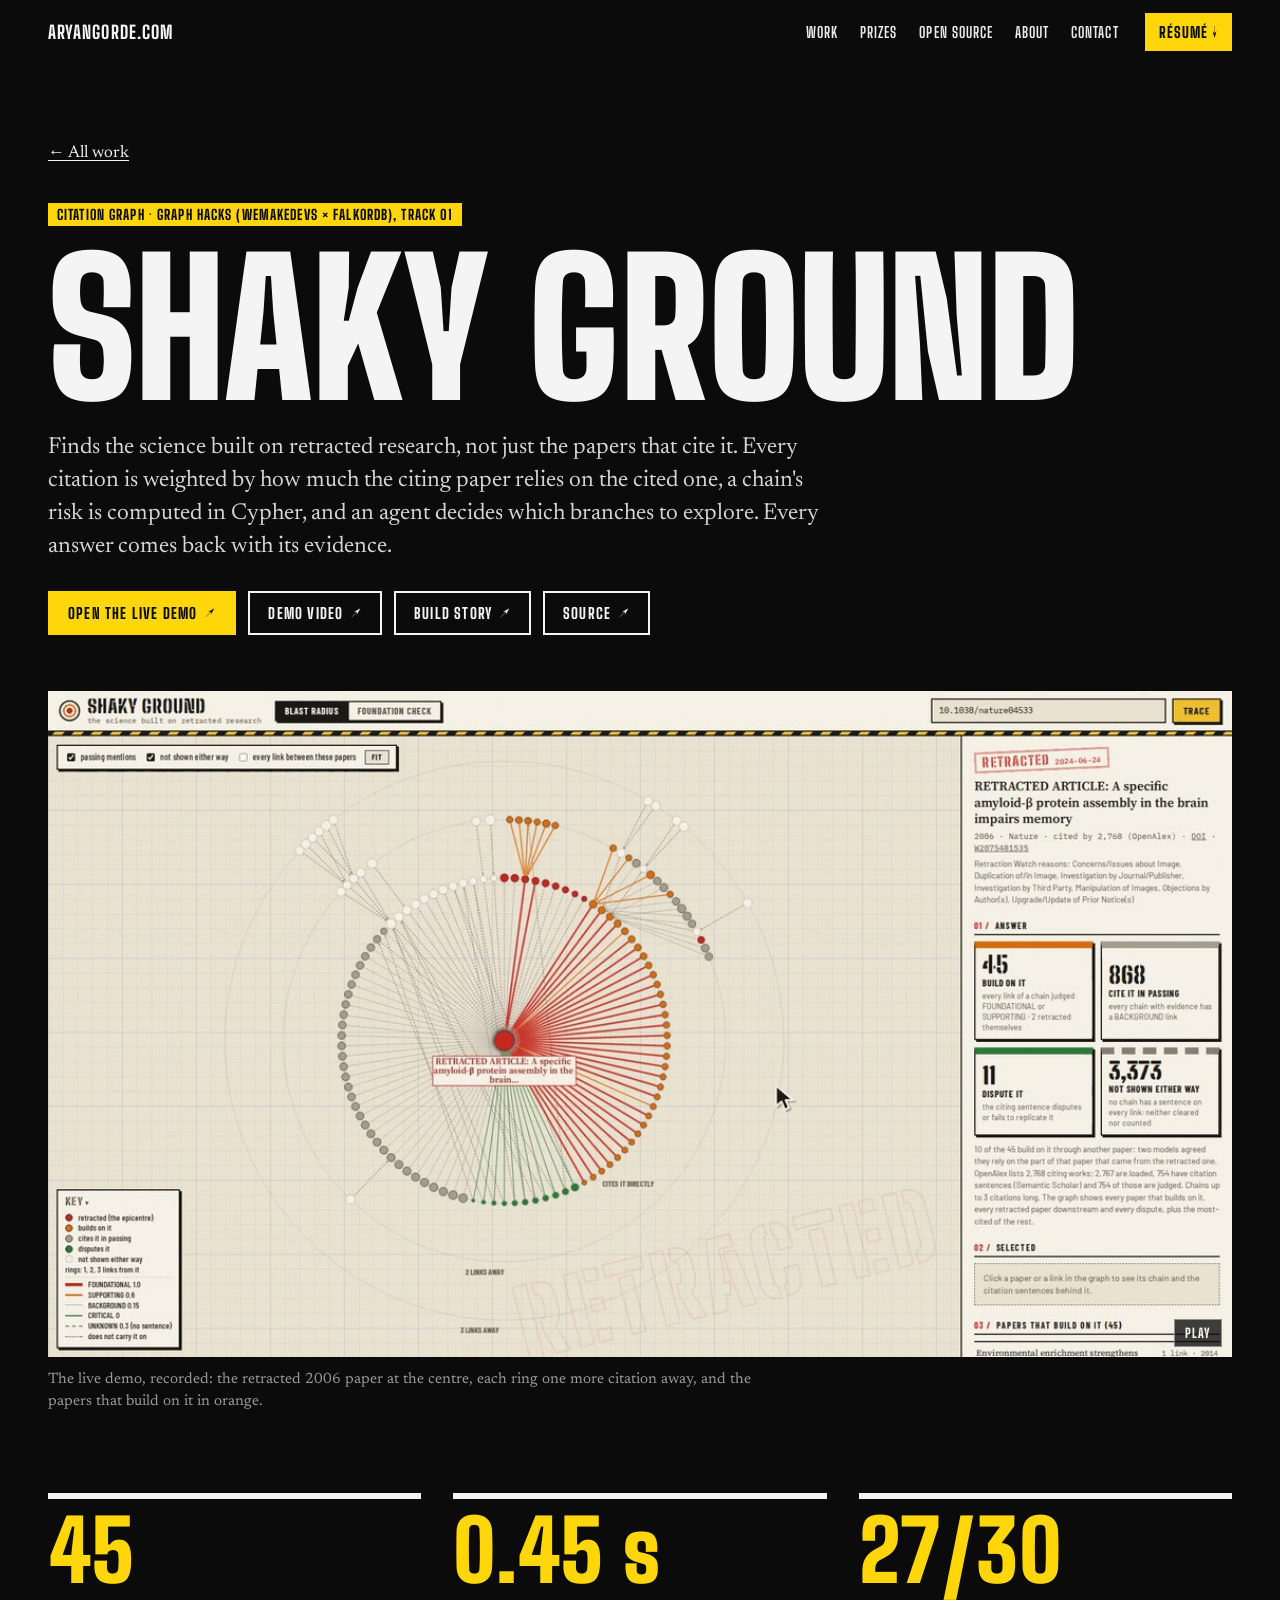
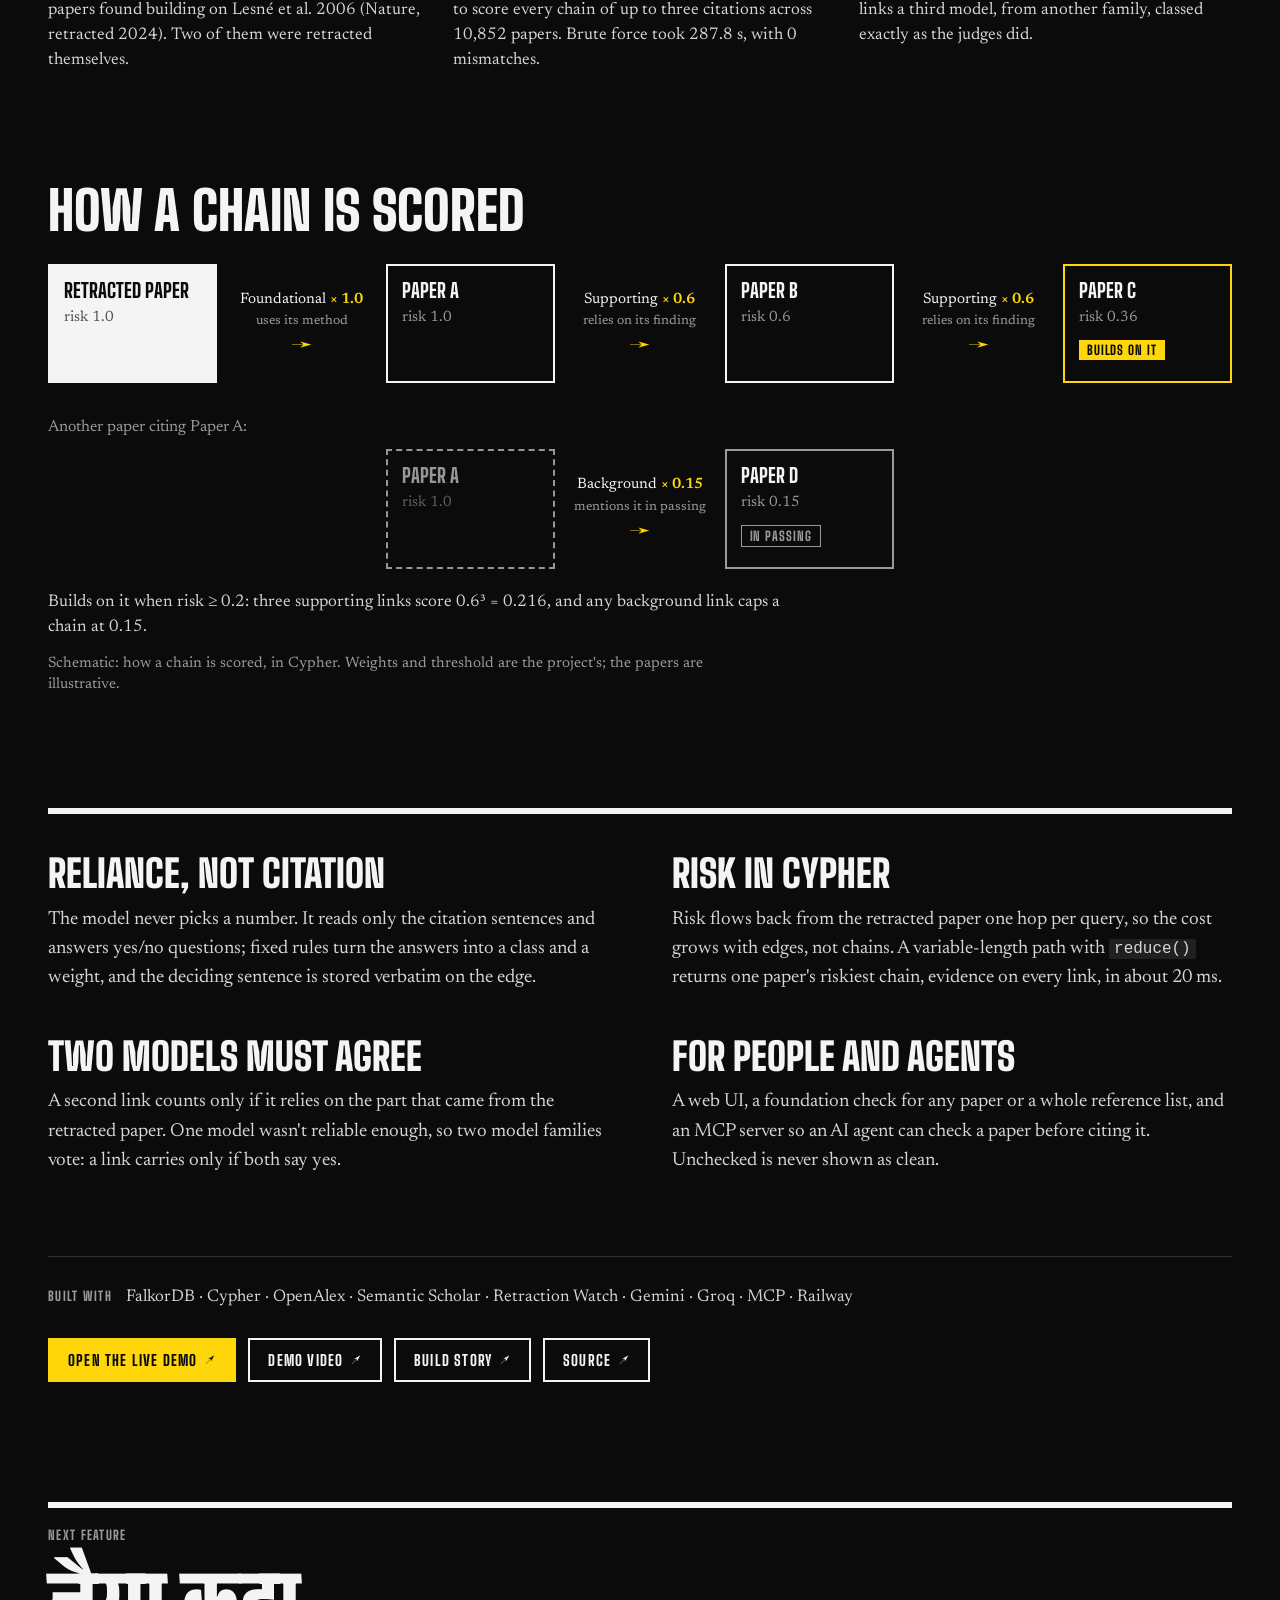
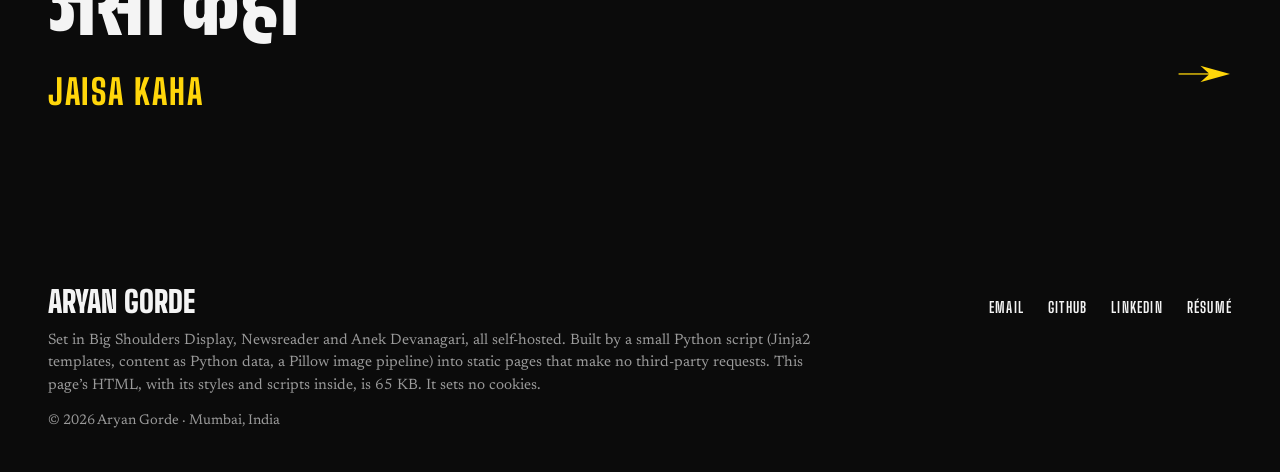
<file: shaky-ground/index.html>
<!DOCTYPE html>
<html lang="en">
<head>
<meta charset="UTF-8" />
<meta name="viewport" content="width=device-width, initial-scale=1.0" />
<title>Shaky Ground · Aryan Gorde</title>
<meta name="description" content="Finds the science built on retracted research, not just the papers that cite it." />
<meta name="theme-color" content="#0b0b0b" />
<link rel="icon" href="data:image/svg+xml,%3Csvg xmlns='http://www.w3.org/2000/svg' viewBox='0 0 32 32'%3E%3Crect width='32' height='32' fill='%230b0b0b'/%3E%3Crect x='5' y='20' width='22' height='7' fill='%23ffd60a'/%3E%3Cpath d='M9 18 15 4h2l6 14h-4l-1-3h-4l-1 3z' fill='%23f4f4f4'/%3E%3C/svg%3E" />
<meta name="color-scheme" content="dark" />
<link rel="canonical" href="https://www.aryangorde.com/shaky-ground/" />

<meta property="og:type" content="article" />
<meta property="og:site_name" content="aryangorde.com" />
<meta property="og:title" content="Shaky Ground · Aryan Gorde" />
<meta property="og:description" content="Finds the science built on retracted research, not just the papers that cite it." />
<meta property="og:url" content="https://www.aryangorde.com/shaky-ground/" />
<meta property="og:image" content="https://www.aryangorde.com/og/shaky-ground.jpg" />
<meta property="og:image:width" content="1200" />
<meta property="og:image:height" content="630" />
<meta property="og:image:alt" content="Shaky Ground, a build by Aryan Gorde" />
<meta name="twitter:card" content="summary_large_image" />

<link rel="preload" href="/fonts/big-shoulders-latin.woff2" as="font" type="font/woff2" crossorigin />
<link rel="preload" href="/fonts/newsreader-latin.woff2" as="font" type="font/woff2" crossorigin />

<!--
  GENERATED FILE. Built by build.py from build_src/; edits here are overwritten.
  Edit build_src/content.py (words), build_src/templates/ (markup),
  build_src/static/css/site.css (design) or build_src/static/js/site.js (behaviour),
  then run: python3 build.py
-->

<script>
(function (d) {
  var r = d.documentElement;
  r.classList.add("js");
  if (window.matchMedia && matchMedia("(prefers-reduced-motion: no-preference)").matches) r.classList.add("motion");
})(document);
</script>

<style>
@font-face {
  font-family: "Big Shoulders Display";
  src: url(/fonts/big-shoulders-latin.woff2) format("woff2");
  font-weight: 600 900;
  font-display: swap;
}
/* ₹ and arrows: not in the latin subset. */
@font-face {
  font-family: "Big Shoulders Display";
  src: url(/fonts/big-shoulders-symbols.woff2) format("woff2");
  font-weight: 600 900;
  unicode-range: U+20B9, U+2190-2193, U+2197, U+2212;
  font-display: swap;
}
@font-face {
  font-family: "Newsreader";
  src: url(/fonts/newsreader-latin.woff2) format("woff2");
  font-weight: 400 700;
  font-display: swap;
}
@font-face {
  font-family: "Newsreader";
  src: url(/fonts/newsreader-symbols.woff2) format("woff2");
  font-weight: 400 700;
  unicode-range: U+20B9, U+2190-2193, U+2197, U+2212;
  font-display: swap;
}
/* Only the letters of the project names (a Google Fonts text= subset, 3 KB). */
@font-face {
  font-family: "Anek Devanagari";
  src: url(/fonts/anek-devanagari-names.woff2) format("woff2");
  font-weight: 700;
  font-stretch: 75%;
  font-display: swap;
}

/* ==========================================================================
   aryangorde.com: the magazine.

   Black pages with white type, a cool white "paper" for the record (prizes,
   open source, changelog) and a yellow back cover. Headlines in Big Shoulders
   Display, text in Newsreader, the Hindi names in Anek Devanagari. One accent,
   the yellow: chips, the highlighter, numbers, and the button that matters.

   Colours a section uses come from the --c-* variables, which .paper and
   .contact flip, so a component works on any page colour without a variant.
   Every class used in the templates has to be defined here: build.py fails
   the build otherwise.
   ========================================================================== */

:root {
  --bg: #0b0b0b;
  --fg: #f4f4f4;
  --dim: #9a9a9a;
  --body: #d6d6d6;
  --hl: #ffd60a;
  --paper: #f4f4f4;
  --ink: #0b0b0b;

  --head: "Big Shoulders Display", Impact, "Arial Narrow", sans-serif;
  --text: "Newsreader", Georgia, "Times New Roman", serif;
  --hi: "Anek Devanagari", "Noto Sans Devanagari", sans-serif;
  --mono: ui-monospace, SFMono-Regular, Menlo, Consolas, "Liberation Mono", monospace;

  --max: 1320px;
  --gut: clamp(20px, 4vw, 48px);
  --nav-h: 64px;
  --rule: 6px;

  /* The colours of whatever page a component sits on. */
  --c-bg: var(--bg);
  --c-fg: var(--fg);
  --c-dim: var(--dim);
  --c-body: var(--body);
  --c-line: rgba(244, 244, 244, .16);
  --c-focus: var(--hl);
}

/* ---- base ----------------------------------------------------------------- */

*, *::before, *::after { box-sizing: border-box; }
* { margin: 0; }
ul, ol { padding: 0; list-style: none; }
[hidden] { display: none !important; }

html {
  background: var(--bg);
  color: var(--fg);
  scroll-padding-top: calc(var(--nav-h) + 16px);
  -webkit-text-size-adjust: 100%;
  text-size-adjust: 100%;
}
html.motion { scroll-behavior: smooth; }

body {
  font: 400 19px/1.5 var(--text);
  font-optical-sizing: auto;
  -webkit-font-smoothing: antialiased;
  -moz-osx-font-smoothing: grayscale;
  text-rendering: optimizeLegibility;
  overflow-x: hidden;
}

img, video, svg { display: block; max-width: 100%; }
img, video { height: auto; }
a { color: inherit; }
b, strong { font-weight: 600; }
button { font: inherit; color: inherit; }
table { border-collapse: collapse; }

code {
  font-family: var(--mono);
  font-size: .84em;
  padding: .08em .32em;
  background: color-mix(in srgb, var(--c-fg) 9%, transparent);
  border-radius: 2px;
}

/* The highlighter. */
mark {
  color: inherit;
  background: none;
  font-weight: 600;
  box-shadow: inset 0 -.34em 0 rgba(255, 214, 10, .6);
}

:focus-visible { outline: 3px solid var(--c-focus); outline-offset: 3px; }
main:focus { outline: none; }

::selection { background: var(--hl); color: var(--ink); }

.wrap {
  width: 100%;
  max-width: var(--max);
  margin-inline: auto;
  padding-inline: var(--gut);
}

.visually-hidden {
  position: absolute !important;
  width: 1px; height: 1px;
  padding: 0; margin: -1px;
  overflow: hidden; clip: rect(0 0 0 0);
  white-space: nowrap; border: 0;
}

.skip-link {
  position: absolute;
  left: 12px; top: -80px;
  z-index: 100;
  padding: 10px 14px 9px;
  background: var(--hl);
  color: var(--ink);
  font: 800 15px/1 var(--head);
  letter-spacing: .08em;
  text-transform: uppercase;
  text-decoration: none;
}
.skip-link:focus { top: 12px; }

/* ---- type pieces ------------------------------------------------------------ */

/* A label chip: yellow, set in the headline face. */
.chip {
  display: inline-block;
  padding: 5px 9px 4px;
  background: var(--hl);
  color: var(--ink);
  font: 800 14px/1 var(--head);
  letter-spacing: .08em;
  text-transform: uppercase;
}
.chip-ink { background: var(--ink); color: var(--hl); }

.chips { display: flex; flex-wrap: wrap; gap: 6px; }
.chips li {
  padding: 4px 8px 3px;
  border: 1px solid var(--c-line);
  font: 700 13px/1 var(--head);
  letter-spacing: .06em;
  text-transform: uppercase;
}

.label {
  font: 800 13px/1.2 var(--head);
  letter-spacing: .1em;
  text-transform: uppercase;
  color: var(--c-dim);
}

.arr { display: inline-block; font-weight: 400; transition: transform .15s ease; }

.text-link {
  color: inherit;
  text-decoration: underline;
  text-decoration-thickness: 1px;
  text-underline-offset: .2em;
}
.text-link:hover { text-decoration-thickness: 2px; text-decoration-color: var(--hl); }
.paper .text-link:hover, .contact .text-link:hover { text-decoration-color: currentColor; }

/* Captions under figures. */
.cap {
  margin-top: 12px;
  max-width: 48em;
  font-size: 15px;
  line-height: 1.45;
  color: var(--c-dim);
}
.cap-dark { color: var(--dim); }

/* What a project's name means, in its own words. */
.gloss { font-size: 19px; color: var(--c-dim); }

.teaser { margin-top: 14px; font-size: 19px; line-height: 1.45; color: var(--c-body); }

/* ---- buttons ---------------------------------------------------------------- */

.btn-row { display: flex; flex-wrap: wrap; gap: 12px; margin-top: 28px; }

.btn {
  display: inline-flex;
  align-items: center;
  gap: .5em;
  padding: 13px 18px 12px;
  border: 2px solid currentColor;
  background: transparent;
  color: inherit;
  font: 800 15px/1 var(--head);
  letter-spacing: .08em;
  text-transform: uppercase;
  text-decoration: none;
  cursor: pointer;
  transition: background-color .15s ease, color .15s ease, border-color .15s ease;
}
.btn:hover { background: var(--c-fg); border-color: var(--c-fg); color: var(--c-bg); }
.btn:hover .arr { transform: translateX(3px); }
.btn[disabled] { opacity: .4; cursor: not-allowed; }
.btn[disabled]:hover { background: transparent; color: inherit; border-color: currentColor; }

.btn-solid { background: var(--hl); border-color: var(--hl); color: var(--ink); }
.paper .btn-solid { border-color: var(--ink); }
.contact .btn-solid { background: var(--ink); border-color: var(--ink); color: var(--hl); }

.btn-ink { background: var(--ink); border-color: var(--ink); color: var(--fg); }
.btn-ink:hover { background: transparent; color: var(--ink); border-color: var(--ink); }

/* ---- nav ---------------------------------------------------------------------- */

.nav {
  position: fixed;
  inset: 0 0 auto;
  z-index: 50;
  transition: background-color .2s ease, border-color .2s ease;
  border-bottom: 1px solid transparent;
}
.nav.is-scrolled,
html:not(.js) .nav {
  background: rgba(11, 11, 11, .94);
  border-bottom-color: rgba(244, 244, 244, .1);
}
@supports (backdrop-filter: blur(8px)) {
  .nav.is-scrolled { background: rgba(11, 11, 11, .82); backdrop-filter: blur(10px); }
}

.nav-inner {
  display: flex;
  align-items: center;
  gap: 26px;
  max-width: var(--max);
  height: var(--nav-h);
  margin-inline: auto;
  padding-inline: var(--gut);
  font-family: var(--head);
  text-transform: uppercase;
}
.nav-site {
  font-weight: 800;
  font-size: 18px;
  letter-spacing: .06em;
  text-decoration: none;
}
.nav-links { display: flex; gap: 22px; margin-left: auto; }
.nav-links a {
  font-weight: 700;
  font-size: 15px;
  letter-spacing: .07em;
  color: #ececec;
  text-decoration: none;
}
.nav-links a:hover { color: var(--hl); }
.nav-cv {
  padding: 8px 14px 7px;
  background: var(--hl);
  color: var(--ink);
  font-weight: 800;
  font-size: 15px;
  letter-spacing: .07em;
  text-decoration: none;
}
.nav-cv:hover { background: var(--fg); }

/* ---- sections ------------------------------------------------------------------- */

.section { padding-block: clamp(72px, 10vw, 140px); }

.paper {
  --c-bg: var(--paper);
  --c-fg: var(--ink);
  --c-dim: #5a5a5a;
  --c-body: #1f1f1f;
  --c-line: rgba(11, 11, 11, .18);
  --c-focus: var(--ink);
  background: var(--c-bg);
  color: var(--c-fg);
}
/* Two paper sections in a row read as one spread. */
.paper + .paper { padding-top: 0; }

/* A department header: a heavy rule, the title, one line beside it. */
.sec-head {
  display: grid;
  grid-template-columns: auto minmax(0, 1fr);
  align-items: end;
  gap: 12px 40px;
  margin-bottom: clamp(40px, 6vw, 72px);
  padding-top: 18px;
  border-top: var(--rule) solid var(--c-fg);
}
.sec-title {
  font: 900 clamp(60px, 9vw, 128px)/.82 var(--head);
  letter-spacing: -.005em;
  text-transform: uppercase;
}
.sec-dek {
  justify-self: end;
  max-width: 26em;
  padding-bottom: 6px;
  font-size: 19px;
  line-height: 1.4;
  color: var(--c-dim);
  text-align: right;
}

.sub-head {
  margin-top: clamp(64px, 8vw, 96px);
  padding-top: 14px;
  border-top: 2px solid var(--c-fg);
  font: 900 clamp(32px, 3.4vw, 44px)/1 var(--head);
  text-transform: uppercase;
}

/* Figure titles on feature pages and in the demos. */
.fig-title {
  font: 900 clamp(34px, 4.2vw, 58px)/.95 var(--head);
  text-transform: uppercase;
}

/* A label/value list. */
.facts {
  display: flex;
  flex-wrap: wrap;
  margin-top: 24px;
  border-top: 1px solid var(--c-line);
  border-bottom: 1px solid var(--c-line);
}
.facts div { padding: 12px 32px 12px 0; }
.facts dt { font: 800 13px/1.2 var(--head); letter-spacing: .1em; text-transform: uppercase; color: var(--c-dim); }
.facts dd { margin-top: 4px; font-size: 17px; font-weight: 600; line-height: 1.3; }
.facts-dark {
  display: grid;
  grid-template-columns: repeat(2, minmax(0, 1fr));
  margin-top: 36px;
}
.facts-dark div { padding-right: 20px; border-bottom: 1px solid var(--c-line); }
.facts-dark div:nth-last-child(-n+2) { border-bottom: 0; }

/* ---- project names: Devanagari over the Latin ------------------------------------
   The size comes from the container's font-size, so one rule serves the cover
   story, the cards, the feature headline and the "next" link. */

.pname { display: block; }
.pname-hi {
  display: block;
  margin-bottom: -.1em;
  font: 700 .92em/1.32 var(--hi);
  font-stretch: 75%;
  letter-spacing: 0;
}
.pname-en {
  display: block;
  font: 900 1em/.86 var(--head);
  letter-spacing: -.005em;
  text-transform: uppercase;
}
.pname-hi + .pname-en {
  margin-top: .06em;
  font-size: .34em;
  font-weight: 800;
  line-height: 1;
  letter-spacing: .05em;
  color: var(--hl);
}

/* ---- the cover --------------------------------------------------------------------- */

.cover {
  position: relative;
  min-height: 100vh;
  min-height: 100svh;
  overflow: hidden;
  isolation: isolate;
}

.cover-photo {
  position: absolute;
  inset: 0 0 0 auto;
  width: 52%;
  z-index: -2;
  -webkit-mask-image: linear-gradient(90deg, transparent 0%, rgba(0, 0, 0, .6) 22%, #000 48%);
          mask-image: linear-gradient(90deg, transparent 0%, rgba(0, 0, 0, .6) 22%, #000 48%);
}
.cover-photo picture, .cover-photo img { width: 100%; height: 100%; }
.cover-photo img {
  object-fit: cover;
  object-position: center 22%;
  filter: contrast(1.06) saturate(1.08);
}
/* Fades the photo into the page at the bottom, and shades the top so the nav reads. */
.cover-fade {
  position: absolute;
  inset: 0 0 0 auto;
  width: 52%;
  z-index: -1;
  pointer-events: none;
  background:
    linear-gradient(0deg, var(--bg) 0%, rgba(11, 11, 11, 0) 38%),
    linear-gradient(180deg, rgba(11, 11, 11, .72) 0, rgba(11, 11, 11, 0) 150px);
}

.cover-body { padding-top: calc(var(--nav-h) + 18px); padding-bottom: 48px; }

.cover-name {
  font: 900 clamp(96px, 17.5vw, 268px)/.8 var(--head);
  letter-spacing: -.01em;
  text-transform: uppercase;
}
.cn-1, .cn-2 { display: block; }
.cn-2 { padding-left: .32em; }

.cover-lines {
  display: grid;
  grid-template-columns: repeat(3, minmax(0, 260px));
  gap: 36px;
  margin-top: 40px;
}
.cl { min-width: 0; }
.cl-link { display: block; text-decoration: none; }
.cl .chip { white-space: nowrap; }
.cl-head {
  display: block;
  margin-top: 12px;
  font: 800 34px/1 var(--head);
  letter-spacing: .01em;
  text-transform: uppercase;
  text-decoration: underline transparent 3px;
  text-underline-offset: .12em;
  transition: text-decoration-color .15s ease;
}
.cl-link:hover .cl-head { text-decoration-color: var(--hl); }
.cl-text { display: block; margin-top: 8px; font-size: 17px; line-height: 1.4; color: var(--body); }

.cover-deck { max-width: 30em; margin-top: 44px; font-size: 23px; line-height: 1.38; }
.cover-actions {
  display: flex;
  flex-wrap: wrap;
  align-items: center;
  gap: 16px 28px;
  margin-top: 30px;
  font-size: 18px;
}

/* ---- silent loops --------------------------------------------------------------------
   The poster is the picture until the video has frames to show. */

.loop {
  position: relative;
  aspect-ratio: 16 / 9;
  overflow: hidden;
  background: #161616;
}
.loop-poster, .loop-video {
  position: absolute;
  inset: 0;
  width: 100%;
  height: 100%;
  object-fit: cover;
}
.loop-video { opacity: 0; transition: opacity .3s ease; }
.loop.is-playing .loop-video { opacity: 1; }
.loop-btn {
  position: absolute;
  right: 10px;
  bottom: 10px;
  z-index: 3;
  padding: 7px 10px 6px;
  border: 1px solid rgba(244, 244, 244, .45);
  background: rgba(11, 11, 11, .78);
  color: var(--fg);
  font: 800 13px/1 var(--head);
  letter-spacing: .08em;
  text-transform: uppercase;
  cursor: pointer;
}
.loop-btn:hover { background: var(--fg); color: var(--ink); }

/* ---- work ----------------------------------------------------------------------------- */

.lead {
  display: grid;
  grid-template-columns: minmax(0, 1.4fr) minmax(0, 1fr);
  align-items: center;
  gap: 48px;
  padding-bottom: 64px;
  margin-bottom: 56px;
  border-bottom: 1px solid var(--c-line);
}
.lead-media, .lead-text, .prize-text, .log-body { min-width: 0; }
.lead-text h3 { margin-top: 16px; font-size: clamp(60px, 6.4vw, 92px); }
.lead-text .gloss { margin-top: 10px; }
.lead-fig { margin-top: 22px; font-size: 16px; line-height: 1.4; color: var(--c-dim); }
.lead-fig b {
  display: block;
  margin-bottom: 4px;
  font: 900 56px/1 var(--head);
  color: var(--hl);
}
.lead-text .btn { margin-top: 26px; }

.cards { display: grid; grid-template-columns: repeat(3, minmax(0, 1fr)); gap: 40px; }
.card article { position: relative; display: flex; flex-direction: column; height: 100%; }
.card-media { margin-bottom: 18px; }
.card h3 { font-size: 46px; }
.card-link { text-decoration: none; }
/* The whole card is the link; the loop's button sits above it. */
.card-link::after { content: ""; position: absolute; inset: 0; z-index: 1; }
.card-link:focus-visible { outline: none; }
.card-link:focus-visible::after { outline: 3px solid var(--c-focus); outline-offset: 6px; }
.card-kicker {
  margin-top: 10px;
  font: 700 13px/1.3 var(--head);
  letter-spacing: .08em;
  text-transform: uppercase;
  color: var(--c-dim);
}
.card .teaser { font-size: 18px; }
.card-more {
  margin-top: auto;
  padding-top: 16px;
  font: 800 14px/1 var(--head);
  letter-spacing: .08em;
  text-transform: uppercase;
  color: var(--hl);
}
.card:hover .card-more { text-decoration: underline; text-underline-offset: .2em; }
.card:hover .pname-en { text-decoration: underline; text-decoration-thickness: .06em; text-underline-offset: .1em; }

/* No public video: the headline number stands in for one. */
.card-stat {
  display: flex;
  flex-direction: column;
  justify-content: flex-end;
  aspect-ratio: 16 / 9;
  padding: 18px 20px;
  background: #161616;
  border-top: var(--rule) solid var(--hl);
}
.card-stat b { font: 900 clamp(64px, 6.6vw, 100px)/.85 var(--head); color: var(--hl); }
.card-stat span { margin-top: 10px; max-width: 26em; font-size: 15px; line-height: 1.35; color: var(--body); }

/* ---- prizes ------------------------------------------------------------------------------ */

.prize {
  display: grid;
  grid-template-columns: minmax(0, 1fr) minmax(0, 1fr);
  gap: 40px 56px;
  padding-block: 56px;
  border-top: 1px solid var(--c-line);
}
.prize:first-of-type { padding-top: 0; border-top: 0; }

.prize-rank { font: 900 clamp(68px, 8.4vw, 124px)/.84 var(--head); text-transform: uppercase; }
.prize-rank span { display: block; }
.prize-rank .rank-lead {
  display: inline-block;
  margin-bottom: .14em;
  padding: .06em .14em .02em;
  background: var(--hl);
  font-size: .42em;
  letter-spacing: .04em;
}
.prize-event {
  margin-top: 20px;
  font: 800 clamp(30px, 3.2vw, 44px)/1 var(--head);
  text-transform: uppercase;
}
.prize-org { margin-top: 10px; font-size: 16px; color: var(--c-dim); }
.prize-field { margin-top: 4px; font-size: 17px; }
.prize-build { margin-top: 20px; max-width: 36em; font-size: 18px; line-height: 1.5; color: var(--c-body); }
.prize-build b { color: var(--c-fg); }

/* The organisers' graphic, cropped to its header and Aryan's row. */
.proof { align-self: start; }
.proof-part { display: block; width: var(--w); max-width: 100%; }
.proof-part img { width: 100%; }
.proof-break {
  display: flex;
  align-items: center;
  gap: 8px;
  margin: 10px 0;
  color: var(--c-dim);
}
.proof-break::before, .proof-break::after { content: ""; flex: 1; border-top: 1px dashed currentColor; }
.proof-break svg { width: 28px; height: 14px; fill: none; stroke: currentColor; stroke-width: 1.5; }

/* ---- demos -------------------------------------------------------------------------------- */

.demo {
  padding: clamp(20px, 3vw, 36px);
  border: 2px solid var(--c-fg);
}
.demo-title { font: 900 clamp(26px, 2.6vw, 34px)/1 var(--head); text-transform: uppercase; }
.demo-intro { margin-top: 12px; max-width: 46em; font-size: 19px; line-height: 1.45; color: var(--c-body); }
.demo-intro b { color: var(--c-fg); }

/* The 64 KiB slider. */
.trunc { grid-column: 1 / -1; }
.trunc-label { display: block; margin-top: 16px; font-size: 18px; }
.trunc-label output { font-weight: 700; }

.trunc-range {
  -webkit-appearance: none;
  appearance: none;
  display: block;
  width: 100%;
  height: 32px;
  margin-top: 10px;
  background: transparent;
  cursor: pointer;
}
.trunc-range::-webkit-slider-runnable-track { height: 4px; background: var(--c-fg); }
.trunc-range::-moz-range-track { height: 4px; background: var(--c-fg); }
.trunc-range::-webkit-slider-thumb {
  -webkit-appearance: none;
  width: 26px; height: 26px;
  margin-top: -11px;
  background: var(--hl);
  border: 2px solid var(--ink);
}
.trunc-range::-moz-range-thumb {
  width: 22px; height: 22px;
  border-radius: 0;
  background: var(--hl);
  border: 2px solid var(--ink);
}
.trunc-range:focus-visible { outline-offset: 6px; }

.trunc-bar {
  position: relative;
  height: 44px;
  margin-top: 34px;
  background: color-mix(in srgb, var(--c-fg) 8%, transparent);
}
.tb-kept, .tb-lost { position: absolute; top: 0; bottom: 0; }
.tb-kept { left: 0; width: min(var(--p), var(--l)); background: var(--c-fg); }
.tb-lost {
  left: var(--l);
  width: max(0%, calc(var(--p) - var(--l)));
  background: repeating-linear-gradient(135deg, var(--ink) 0 2px, var(--hl) 2px 8px);
}
.tb-cut {
  position: absolute;
  left: var(--l);
  top: -26px;
  bottom: -6px;
  padding-left: 6px;
  border-left: 2px dashed var(--c-fg);
  font: 800 13px/1 var(--head);
  letter-spacing: .08em;
  text-transform: uppercase;
  white-space: nowrap;
}

.trunc-read {
  display: grid;
  grid-template-columns: repeat(3, minmax(0, 1fr));
  gap: 20px;
  margin-top: 24px;
}
.trunc-read div { padding-top: 10px; border-top: 1px solid var(--c-line); }
.trunc-read dt { font: 800 13px/1.2 var(--head); letter-spacing: .1em; text-transform: uppercase; color: var(--c-dim); }
.trunc-read dd { margin-top: 6px; font: 900 clamp(30px, 3.2vw, 44px)/1 var(--head); text-transform: uppercase; }
.trunc-verdict { margin-top: 18px; font-size: 21px; font-weight: 600; }

.dots { margin-top: 32px; }
.dot-grid { display: grid; grid-template-columns: repeat(36, minmax(0, 1fr)); gap: 3px; max-width: 760px; }
.dot-grid i { aspect-ratio: 1; border: 1px solid var(--c-fg); }
.dot-grid .on { background: var(--c-fg); }
.dots .cap b { color: var(--c-fg); }

/* The tripwire map. */
.trip { margin-top: clamp(64px, 8vw, 96px); }
.trip-map {
  --hs: 26px;
  position: relative;
  aspect-ratio: var(--mw) / var(--mh);
  margin-top: 24px;
  overflow: hidden;
  background:
    radial-gradient(ellipse at 50% 55%, rgba(244, 244, 244, .06), transparent 70%),
    #121212;
  border: 1px solid rgba(244, 244, 244, .14);
}
.home {
  position: absolute;
  left: var(--x);
  top: var(--y);
  width: var(--hs);
  height: var(--hs);
  margin: calc(var(--hs) / -2) 0 0 calc(var(--hs) / -2);
  padding: 0;
  border: 2px solid #bdbdbd;
  border-radius: 3px;
  background: var(--bg);
  cursor: pointer;
  transition: background-color .15s ease, border-color .15s ease, box-shadow .15s ease;
}
.home:disabled { cursor: default; }
.home:not(:disabled):hover { border-color: var(--hl); }
.home:focus-visible { outline: 3px solid var(--fg); outline-offset: 2px; }
.home.is-warned { border-color: var(--hl); box-shadow: 0 0 0 4px rgba(255, 214, 10, .28); }
.home.is-reported { background: var(--hl); border-color: var(--hl); }
.home.is-old { background: #4a4a4a; border-color: #8a8a8a; box-shadow: none; }

/* The 250 m ring, sized as a share of the plot so it scales with it. */
.trip-ring {
  position: absolute;
  left: var(--x, 50%);
  top: var(--y, 50%);
  width: calc(100% * 500 / var(--mw));
  aspect-ratio: 1;
  border: 2px dashed var(--hl);
  border-radius: 50%;
  background: rgba(255, 214, 10, .1);
  transform: translate(-50%, -50%) scale(.6);
  opacity: 0;
  pointer-events: none;
  transition: opacity .3s ease, transform .4s ease;
}
.trip-ring.is-on { opacity: 1; transform: translate(-50%, -50%) scale(1); }

.trip-scale {
  position: absolute;
  left: 18px;
  bottom: 14px;
  width: calc(100% * 250 / var(--mw));
  height: 8px;
  border: 2px solid var(--dim);
  border-top: 0;
  pointer-events: none;
}
.trip-scale span {
  position: absolute;
  left: 0; right: 0;
  bottom: 10px;
  font: 800 13px/1 var(--head);
  letter-spacing: .08em;
  text-transform: uppercase;
  color: var(--dim);
  text-align: center;
}

.trip-bar {
  display: flex;
  flex-wrap: wrap;
  align-items: center;
  justify-content: space-between;
  gap: 12px 24px;
  margin-top: 18px;
}
.trip-clock { font: 800 22px/1 var(--head); text-transform: uppercase; letter-spacing: .03em; }
.trip-clock .label { margin-right: 8px; }
.trip-btns { display: flex; flex-wrap: wrap; gap: 10px; }
.trip-status { min-height: 2.9em; margin-top: 14px; font-size: 18px; line-height: 1.45; }
.trip-status b { color: var(--hl); }
.trip-key {
  display: flex;
  flex-wrap: wrap;
  gap: 8px 24px;
  margin-top: 14px;
  font-size: 15px;
  color: var(--dim);
}
.trip-key li { display: flex; align-items: center; gap: 8px; }
.trip-key i { width: 14px; height: 14px; border: 2px solid #bdbdbd; border-radius: 2px; background: var(--bg); }
.trip-key .k-rep { background: var(--hl); border-color: var(--hl); }
.trip-key .k-warn { border-color: var(--hl); box-shadow: 0 0 0 3px rgba(255, 214, 10, .28); }
.trip-key .k-old { background: #4a4a4a; border-color: #8a8a8a; }
.k-home { border-color: #bdbdbd; }

/* ---- open source ----------------------------------------------------------------------------- */

.prs { display: grid; grid-template-columns: repeat(2, minmax(0, 1fr)); gap: 40px; }
.pr {
  display: flex;
  flex-direction: column;
  align-items: flex-start;
  padding-top: 20px;
  border-top: var(--rule) solid var(--c-fg);
}
.pr-name { margin-top: 16px; font: 900 clamp(44px, 4.6vw, 64px)/.9 var(--head); text-transform: uppercase; }
.pr-num { color: var(--c-dim); }
.pr-title { margin-top: 12px; font-size: 17px; }
.pr-summary { margin-top: 14px; font-size: 18px; line-height: 1.5; color: var(--c-body); }
.pr .facts { align-self: stretch; }
.pr .btn { margin-top: 24px; }

.entries { width: 100%; margin-top: 24px; font-size: 17px; }
.entries th {
  padding: 0 20px 10px 0;
  border-bottom: 2px solid var(--c-fg);
  font: 800 13px/1.2 var(--head);
  letter-spacing: .1em;
  text-transform: uppercase;
  text-align: left;
  color: var(--c-dim);
}
.entries td { padding: 16px 20px 16px 0; border-bottom: 1px solid var(--c-line); vertical-align: top; line-height: 1.4; }
.ent-when { font: 800 15px/1.4 var(--head); letter-spacing: .06em; text-transform: uppercase; white-space: nowrap; }
.ent-event b, .ent-event span { display: block; }
.ent-event span { font-size: 15px; color: var(--c-dim); }
.ent-build { color: var(--c-body); }
.ent-build b { color: var(--c-fg); }
.ent-out { font-size: 15px; white-space: nowrap; }

/* ---- about ------------------------------------------------------------------------------------ */

.about { display: grid; grid-template-columns: minmax(0, 1fr) minmax(0, 1.3fr); gap: 40px 64px; }
.about-lede { font: 500 clamp(32px, 3.6vw, 52px)/1.12 var(--text); letter-spacing: -.01em; }
.about-body p { font-size: 20px; line-height: 1.55; color: var(--c-body); }
.about-body p + p { margin-top: 1em; }

.figs {
  display: grid;
  grid-template-columns: repeat(4, minmax(0, 1fr));
  gap: 24px;
  margin-top: clamp(56px, 7vw, 88px);
}
.figs li { padding-top: 16px; border-top: var(--rule) solid var(--c-fg); }
.figs b { display: block; font: 900 clamp(72px, 9vw, 136px)/.84 var(--head); color: var(--hl); }
.figs span { display: block; margin-top: 10px; font-size: 17px; line-height: 1.35; color: var(--c-dim); }

/* ---- stack -------------------------------------------------------------------------------------- */

.layers { border-top: 1px solid var(--c-line); }
.layer {
  display: grid;
  grid-template-columns: 200px minmax(0, 1fr) minmax(0, 1.5fr);
  align-items: baseline;
  gap: 8px 32px;
  padding-block: 20px;
  border-bottom: 1px solid var(--c-line);
}
.layer-name { font: 800 30px/1 var(--head); text-transform: uppercase; }
.layer-note { font-size: 17px; color: var(--c-dim); }
.layer-items { font-size: 18px; color: var(--c-body); }
.langs { margin-top: 28px; font-size: 18px; }
.langs .label { margin-right: 10px; }

/* ---- changelog (paper) ----------------------------------------------------------------------------- */

.log-grid { display: grid; grid-template-columns: minmax(0, 1fr) 340px; gap: 64px; align-items: start; }
.log { border-top: 2px solid var(--c-fg); }
.log-row {
  display: grid;
  grid-template-columns: 150px minmax(0, 1fr);
  gap: 8px 28px;
  padding-block: 28px;
  border-bottom: 1px solid var(--c-line);
}
.log-date { padding-top: 6px; font: 800 17px/1.2 var(--head); letter-spacing: .06em; text-transform: uppercase; }
.log-name { font: 900 clamp(30px, 3vw, 40px)/1 var(--head); text-transform: uppercase; }
.log-hi { font: 700 .9em/1.2 var(--hi); font-stretch: 75%; margin-right: .18em; }
.log-name .chip { margin-left: 6px; white-space: nowrap; font-size: 14px; vertical-align: .3em; }
.log-ctx { margin-top: 8px; font-size: 15px; color: var(--c-dim); }
.log-detail { margin-top: 10px; max-width: 40em; font-size: 18px; line-height: 1.5; color: var(--c-body); }
.log-tech { margin-top: 10px; font: 700 14px/1.4 var(--head); letter-spacing: .06em; text-transform: uppercase; color: var(--c-dim); }
.log-links { display: flex; flex-wrap: wrap; gap: 6px 22px; margin-top: 12px; font-size: 16px; }

.log-side { position: sticky; top: calc(var(--nav-h) + 32px); }
.side-block { padding-top: 16px; border-top: var(--rule) solid var(--c-fg); }
.side-block + .side-block { margin-top: 48px; }
.side-head { font: 900 30px/1 var(--head); text-transform: uppercase; }
.side-strong { margin-top: 14px; font-size: 18px; font-weight: 600; }
.side-block p { font-size: 17px; }
.side-dim { margin-top: 2px; font-size: 15px !important; color: var(--c-dim); }
.side-text { margin-top: 10px; line-height: 1.45; color: var(--c-body); }
.certs { margin-top: 12px; }
.certs li { padding-block: 10px; border-bottom: 1px solid var(--c-line); }
.certs b { display: block; font-size: 16px; line-height: 1.35; }
.certs span { display: block; margin-top: 2px; font-size: 14px; color: var(--c-dim); }

/* ---- contact: the yellow back cover ------------------------------------------------------------------ */

.contact {
  --c-bg: var(--hl);
  --c-fg: var(--ink);
  --c-dim: #4d4300;
  --c-body: #1a1700;
  --c-line: rgba(11, 11, 11, .3);
  --c-focus: var(--ink);
  background: var(--c-bg);
  color: var(--c-fg);
}
.contact-head {
  max-width: 11em;
  font: 900 clamp(64px, 10vw, 164px)/.84 var(--head);
  letter-spacing: -.005em;
  text-transform: uppercase;
}
/* Inverted words. The black band covers the capitals only (not the font's
   whole ascent), so it never reaches into the line above. */
.ul {
  padding: 0 .06em;
  background: linear-gradient(var(--ink), var(--ink)) 0 58% / 100% .9em no-repeat;
  color: var(--hl);
  -webkit-box-decoration-break: clone;
          box-decoration-break: clone;
}
.contact-grid {
  display: grid;
  grid-template-columns: minmax(0, 1.2fr) minmax(0, 1fr);
  gap: 48px 72px;
  margin-top: clamp(40px, 6vw, 72px);
}
.contact-body { max-width: 34em; font-size: 20px; line-height: 1.5; color: var(--c-body); }
.mail-row { display: flex; flex-wrap: wrap; align-items: center; gap: 14px 18px; margin-top: 30px; }
.mail {
  font: 800 clamp(26px, 3vw, 40px)/1.1 var(--head);
  letter-spacing: .01em;
  text-decoration: underline;
  text-decoration-thickness: 3px;
  text-underline-offset: .14em;
  overflow-wrap: anywhere;
}
.mail:hover { text-decoration-thickness: 5px; }
.copy-status { min-height: 1.5em; margin-top: 10px; font-size: 16px; font-weight: 600; }

.contact-links { border-top: 2px solid var(--c-fg); }
.contact-links a {
  display: grid;
  grid-template-columns: minmax(0, 1fr) auto;
  align-items: center;
  column-gap: 16px;
  padding-block: 18px;
  border-bottom: 1px solid var(--c-line);
  text-decoration: none;
}
.contact-links b { font: 900 36px/1 var(--head); text-transform: uppercase; }
.contact-links span:not(.arr) { grid-row: 2; font-size: 16px; color: var(--c-dim); }
.contact-links .arr { grid-column: 2; grid-row: 1 / 3; font-size: 30px; }
.contact-links a:hover b { text-decoration: underline; text-decoration-thickness: 3px; text-underline-offset: .1em; }
.contact-links a:hover .arr { transform: translateX(4px); }

/* ---- footer ---------------------------------------------------------------------------------------- */

.footer { padding-block: 48px 40px; }
.foot-grid {
  display: grid;
  grid-template-columns: minmax(0, 1fr) auto;
  align-items: baseline;
  gap: 14px 32px;
}
.foot-name { font: 900 30px/1 var(--head); text-transform: uppercase; }
.foot-links { display: flex; flex-wrap: wrap; gap: 8px 24px; font: 700 15px/1 var(--head); letter-spacing: .08em; text-transform: uppercase; }
.foot-links a { text-decoration: none; }
.foot-links a:hover { color: var(--hl); }
.colophon { grid-column: 1 / -1; max-width: 52em; font-size: 15px; line-height: 1.5; color: var(--dim); }
.foot-copy { grid-column: 1 / -1; font-size: 14px; color: var(--dim); }

/* ---- feature pages ---------------------------------------------------------------------------------- */

.feature { padding-bottom: clamp(80px, 10vw, 140px); }
.f-head { padding: calc(var(--nav-h) + clamp(40px, 6vw, 80px)) 0 48px; }
.f-back { margin-bottom: 36px; font-size: 17px; }
.f-title { margin-top: 18px; font-size: clamp(84px, 14.5vw, 220px); }
.f-head .gloss { margin-top: 16px; font-size: 22px; }
.f-dek { max-width: 34em; margin-top: 24px; font-size: clamp(20px, 1.8vw, 24px); line-height: 1.42; color: var(--c-body); }

.f-video { margin-top: 8px; }

.f-figs {
  display: grid;
  grid-template-columns: repeat(3, minmax(0, 1fr));
  gap: 32px;
  margin-top: clamp(56px, 7vw, 80px);
}
.f-figs li { padding-top: 16px; border-top: var(--rule) solid var(--c-fg); }
.f-figs b { display: block; font: 900 clamp(56px, 6.6vw, 100px)/.86 var(--head); color: var(--hl); }
.f-figs span { display: block; margin-top: 12px; font-size: 17px; line-height: 1.45; color: var(--c-body); }

.f-quote { margin-top: clamp(72px, 9vw, 112px); padding-top: 24px; border-top: var(--rule) solid var(--c-fg); }
.f-quote p { font: 900 clamp(44px, 6vw, 92px)/.92 var(--head); text-transform: uppercase; }
.f-quote mark {
  padding: 0 .08em;
  background: linear-gradient(var(--hl), var(--hl)) 0 58% / 100% .9em no-repeat;
  color: var(--ink);
  box-shadow: none;
  font-weight: inherit;
  -webkit-box-decoration-break: clone;
          box-decoration-break: clone;
}
.f-quote footer { max-width: 40em; margin-top: 22px; font-size: 19px; line-height: 1.5; color: var(--c-body); }

/* A process, left to right. */
.flow { margin-top: clamp(72px, 9vw, 112px); }
.flow-steps {
  display: grid;
  grid-template-columns: repeat(auto-fit, minmax(140px, 1fr));
  margin-top: 24px;
  border-top: 2px solid var(--c-fg);
}
.flow-steps li { position: relative; padding: 16px 28px 0 0; }
.flow-steps li:not(:last-child)::after {
  content: "→";
  position: absolute;
  right: 8px;
  top: 14px;
  font: 800 22px/1 var(--head);
  color: var(--hl);
}
.flow-steps b { display: block; font: 800 22px/1 var(--head); text-transform: uppercase; }
.flow-steps span { display: block; margin-top: 6px; font-size: 15px; line-height: 1.35; color: var(--c-dim); }

/* One call, drawn to scale (wide screens); a list below 1100px. */
.tl { margin-top: clamp(72px, 9vw, 112px); }
.tl-plot { --ax: 236px; position: relative; height: 410px; margin-top: 28px; }
.tl-axis { position: absolute; left: 0; right: 0; top: var(--ax); border-top: 2px solid var(--c-fg); }
.tl-tick {
  position: absolute;
  left: calc(var(--t) / var(--span) * 100%);
  top: -26px;
  transform: translateX(-50%);
  font: 700 13px/1 var(--head);
  letter-spacing: .06em;
  color: var(--c-dim);
  white-space: nowrap;
}
.tl-tick::after {
  content: "";
  position: absolute;
  left: 50%;
  top: 20px;
  height: 10px;
  border-left: 1px solid var(--c-dim);
}
.tl-ev {
  --gap: 24px;
  position: absolute;
  left: calc(var(--t) / var(--span) * 100%);
  width: max-content;
  max-width: min(220px, 22%);
  padding-left: 12px;
  background: var(--c-bg);
}
.tl-caller { bottom: calc(100% - var(--ax) + var(--gap)); }
.tl-caller.tl-row-1 { --gap: 24px; }
.tl-caller.tl-row-2 { --gap: 124px; }
.tl-tk { --gap: 48px; top: calc(var(--ax) + var(--gap)); }
/* The stem to the axis and the mark on it. */
.tl-ev::before, .tl-ev::after { content: ""; position: absolute; left: 0; }
.tl-ev::before { width: 2px; background: var(--c-dim); }
.tl-caller::before { top: 0; height: calc(100% + var(--gap)); }
.tl-tk::before { bottom: 0; height: calc(100% + var(--gap)); }
.tl-ev::after { width: 12px; height: 12px; margin-left: -5px; background: var(--c-fg); }
.tl-caller::after { top: calc(100% + var(--gap) - 6px); }
.tl-tk::after { bottom: calc(100% + var(--gap) - 6px); }
.tl-amber::after { background: var(--bg); border: 2px solid var(--hl); }
.tl-red::after { background: var(--hl); }
.tl-amber::before, .tl-red::before { background: var(--hl); }
.tl-flip { left: auto; right: calc(100% - var(--t) / var(--span) * 100%); padding: 0 12px 0 0; text-align: right; }
.tl-flip::before, .tl-flip::after { left: auto; right: 0; }
.tl-flip::after { margin: 0 -5px 0 0; }
.tl-time { display: block; font: 800 14px/1.2 var(--head); letter-spacing: .07em; text-transform: uppercase; color: var(--c-dim); }
.tl-amber .tl-time, .tl-red .tl-time { color: var(--hl); }
.tl-what { display: block; margin-top: 4px; font-size: 16px; line-height: 1.35; }
/* The caller says the line that was shown in advance. */
.tl-hit .tl-what { font-weight: 600; }
.tl-note { display: block; margin-top: 4px; font-size: 14px; line-height: 1.3; color: var(--c-dim); }
.tl-dim {
  position: absolute;
  left: calc(var(--a) / var(--span) * 100%);
  width: calc((var(--b) - var(--a)) / var(--span) * 100%);
  top: calc(var(--ax) + 10px);
  height: 12px;
  border: 1px solid var(--hl);
  border-top: 0;
}
.tl-dim span {
  position: absolute;
  left: 50%;
  top: 4px;
  transform: translateX(-50%);
  padding: 0 6px;
  background: var(--c-bg);
  font: 800 13px/1 var(--head);
  letter-spacing: .07em;
  text-transform: uppercase;
  color: var(--hl);
  white-space: nowrap;
}

/* A chain of citations, scored. */
.chain { margin-top: clamp(72px, 9vw, 112px); }
.ch-row { display: grid; grid-template-columns: repeat(7, minmax(0, 1fr)); align-items: stretch; margin-top: 28px; }
.ch-node {
  padding: 14px 14px 16px;
  border: 2px solid var(--c-fg);
}
.ch-node b { display: block; font: 800 20px/1.05 var(--head); text-transform: uppercase; }
.ch-risk { display: block; margin-top: 6px; font-size: 15px; color: var(--c-dim); }
.ch-verdict {
  display: inline-block;
  margin-top: 10px;
  padding: 4px 8px 3px;
  background: var(--hl);
  color: var(--ink);
  font: 800 13px/1 var(--head);
  letter-spacing: .07em;
  text-transform: uppercase;
}
.ch-root { background: var(--c-fg); color: var(--c-bg); }
.ch-root .ch-risk { color: inherit; opacity: .7; }
.ch-end { border-color: var(--hl); }
.ch-ghost { border-style: dashed; opacity: .6; }
.ch-weak { border-color: var(--c-dim); }
.ch-weak .ch-verdict { background: transparent; color: var(--c-dim); border: 1px solid var(--c-dim); }
.ch-link {
  display: flex;
  flex-direction: column;
  justify-content: center;
  align-items: center;
  gap: 4px;
  padding: 8px 10px;
  text-align: center;
}
.ch-link::after { content: "→"; font: 800 24px/1 var(--head); color: var(--hl); }
.ch-cls { font-size: 15px; line-height: 1.3; }
.ch-cls b { color: var(--hl); white-space: nowrap; }
.ch-why { font-size: 13px; line-height: 1.3; color: var(--c-dim); }
.ch-from { margin-top: 32px; font-size: 16px; color: var(--c-dim); }
.ch-branch { margin-top: 10px; }
.ch-branch > :first-child { grid-column: 3; }
.ch-rule { max-width: 44em; margin-top: 22px; font-size: 17px; line-height: 1.45; color: var(--c-body); }

.f-body {
  display: grid;
  grid-template-columns: repeat(2, minmax(0, 1fr));
  gap: 44px 64px;
  margin-top: clamp(72px, 9vw, 112px);
  padding-top: 40px;
  border-top: var(--rule) solid var(--c-fg);
}
.f-sec h2 { font: 900 clamp(30px, 3vw, 40px)/1 var(--head); text-transform: uppercase; }
.f-sec p { margin-top: 12px; font-size: 19px; line-height: 1.55; color: var(--c-body); }

.f-foot { margin-top: clamp(56px, 7vw, 80px); padding-top: 28px; border-top: 1px solid var(--c-line); }
.f-tech { font-size: 17px; color: var(--c-body); }
.f-tech .label { margin-right: 10px; }

.next {
  position: relative;
  display: block;
  margin-top: clamp(80px, 10vw, 120px);
  padding: 20px 80px 0 0;
  border-top: var(--rule) solid var(--c-fg);
  text-decoration: none;
}
.next .label { display: block; margin-bottom: 14px; }
.next .pname { font-size: clamp(56px, 8vw, 120px); }
.next > .arr { position: absolute; right: 0; bottom: 0; font: 900 64px/1 var(--head); color: var(--hl); }
.next:hover .pname-en { text-decoration: underline; text-decoration-thickness: .05em; text-underline-offset: .1em; }
.next:hover > .arr { transform: translateX(6px); }

/* ---- 404 ---------------------------------------------------------------------------------------------- */

.nf { min-height: 80vh; padding: calc(var(--nav-h) + clamp(64px, 10vw, 140px)) 0 96px; }
.nf-title { margin-top: 18px; font: 900 clamp(80px, 13vw, 200px)/.84 var(--head); text-transform: uppercase; }

/* ---- responsive ----------------------------------------------------------------------------------------- */

@media (max-width: 1099px) {
  /* The timeline becomes a list, in order. */
  .tl-plot { height: auto; }
  .tl-events { display: grid; gap: 6px; }
  .tl-axis, .tl-dim { display: none; }
  .tl-ev, .tl-flip {
    position: static;
    width: auto;
    max-width: none;
    padding: 12px 0 12px 18px;
    text-align: left;
    border-left: 2px solid var(--c-line);
  }
  .tl-tk { margin-left: 28px; }
  .tl-amber, .tl-red { border-left-color: var(--hl); }
  .tl-ev::before, .tl-ev::after { display: none; }

  /* The chain runs top to bottom. */
  .ch-row { display: flex; flex-direction: column; max-width: 420px; }
  .ch-link { flex-direction: row; justify-content: flex-start; gap: 12px; padding: 10px 0 10px 18px; text-align: left; }
  .ch-link::after { content: "↓"; order: -1; }
  .ch-branch > :first-child { grid-column: auto; }

  .log-grid { grid-template-columns: minmax(0, 1fr); }
  .log-side { position: static; display: grid; grid-template-columns: repeat(2, minmax(0, 1fr)); gap: 40px; }
  .side-block + .side-block { margin-top: 0; }
}

@media (max-width: 899px) {
  .nav-links { display: none; }
  .nav-cv { margin-left: auto; }

  .cover { min-height: 0; }
  .cover-photo {
    position: relative;
    inset: auto;
    width: auto;
    height: 440px;
    z-index: -2;
    -webkit-mask-image: linear-gradient(0deg, transparent 0%, #000 45%);
            mask-image: linear-gradient(0deg, transparent 0%, #000 45%);
  }
  .cover-photo::before {
    content: "";
    position: absolute;
    inset: 0 0 auto;
    height: 130px;
    z-index: 1;
    background: linear-gradient(180deg, rgba(11, 11, 11, .7), rgba(11, 11, 11, 0));
  }
  .cover-fade { display: none; }
  .cover-body { margin-top: -130px; padding-top: 0; }
  .cover-name { font-size: clamp(76px, 23.5vw, 150px); }
  .cn-2 { padding-left: 0; }
  .cover-lines { grid-template-columns: minmax(0, 1fr); gap: 26px; margin-top: 30px; max-width: 34em; }
  .cover-deck { margin-top: 32px; font-size: 20px; }

  .sec-head { grid-template-columns: minmax(0, 1fr); }
  .sec-dek { justify-self: start; text-align: left; }

  .lead { grid-template-columns: minmax(0, 1fr); gap: 28px; }
  .cards { grid-template-columns: minmax(0, 1fr); gap: 56px; max-width: 640px; }

  .prize { grid-template-columns: minmax(0, 1fr); }
  .prs { grid-template-columns: minmax(0, 1fr); gap: 56px; }

  .about { grid-template-columns: minmax(0, 1fr); }
  .figs { grid-template-columns: repeat(2, minmax(0, 1fr)); row-gap: 36px; }

  .layer { grid-template-columns: minmax(0, 1fr); gap: 6px; }

  .contact-grid { grid-template-columns: minmax(0, 1fr); }

  .f-figs { grid-template-columns: minmax(0, 1fr); gap: 36px; }
  .f-body { grid-template-columns: minmax(0, 1fr); }
  .flow-steps { grid-template-columns: minmax(0, 1fr); }
  .flow-steps li { padding: 14px 0 14px 32px; border-bottom: 1px solid var(--c-line); }
  .flow-steps li:not(:last-child)::after { content: "↓"; left: 0; right: auto; top: 16px; }
  .flow-steps li:last-child { padding-left: 32px; }
}

@media (max-width: 799px) {
  /* The entries table reads as stacked rows. */
  .entries thead { position: absolute; width: 1px; height: 1px; overflow: hidden; clip: rect(0 0 0 0); }
  .entries tr { display: grid; gap: 4px; padding-block: 16px; border-bottom: 1px solid var(--c-line); }
  .entries td { display: block; padding: 0; border: 0; }
  .ent-out { white-space: normal; }
}

@media (max-width: 640px) {
  body { font-size: 18px; }

  .log-row { grid-template-columns: minmax(0, 1fr); gap: 4px; }
  .log-date { padding-top: 0; }
  .log-side { grid-template-columns: minmax(0, 1fr); }

  .trunc-read { grid-template-columns: minmax(0, 1fr); gap: 0; }
  .trunc-read div { display: flex; justify-content: space-between; align-items: baseline; padding-block: 10px; }
  .trunc-read dd { margin-top: 0; font-size: 28px; }
  .dot-grid { grid-template-columns: repeat(18, minmax(0, 1fr)); }

  /* The plot stands upright: x and y swap, so every distance holds and the
     homes stay far enough apart to tap. */
  .trip-map {
    --hs: 22px;
    aspect-ratio: var(--mh) / var(--mw);
    margin-inline: calc(-1 * clamp(20px, 3vw, 36px));
    border-inline: 0;
  }
  .home { left: var(--y); top: var(--x); }
  .trip-ring { left: var(--y, 50%); top: var(--x, 50%); width: calc(100% * 500 / var(--mh)); }
  .trip-scale { width: calc(100% * 250 / var(--mh)); }

  .facts-dark { grid-template-columns: minmax(0, 1fr); }
  .facts-dark div:nth-last-child(2) { border-bottom: 1px solid var(--c-line); }

  .contact-links b { font-size: 30px; }
  .foot-grid { grid-template-columns: minmax(0, 1fr); }

  .next { padding-right: 56px; }
  .next > .arr { font-size: 48px; }
}

@media (prefers-reduced-motion: reduce) {
  *, *::before, *::after { transition: none !important; }
}

</style>
</head>

<body class="">

<a class="skip-link" href="#main">Skip to content</a>

<header class="nav" data-nav>
  <div class="nav-inner">
    <a class="nav-site" href="/">aryangorde.com</a>
    <nav class="nav-links" aria-label="Sections">      <a href="/#work">Work</a>      <a href="/#prizes">Prizes</a>      <a href="/#open-source">Open source</a>      <a href="/#about">About</a>      <a href="/#contact">Contact</a>    </nav>
    <a class="nav-cv" href="/Aryan_Gorde_Resume.pdf">Résumé <span aria-hidden="true">↓</span></a>
  </div>
</header>
<main id="main" tabindex="-1">
<article class="feature" aria-labelledby="f-title">
  <header class="f-head">
    <div class="wrap">
      <p class="f-back"><a class="text-link" href="/#work"><span aria-hidden="true">←</span> All work</a></p>
      <p class="chip">Citation graph · Graph Hacks (WeMakeDevs × FalkorDB), Track 01</p>
      <h1 class="f-title" id="f-title"><span class="pname"><span class="pname-en">Shaky Ground</span>
</span>
</h1>
      <p class="f-dek">Finds the science built on retracted research, not just the papers that cite it. Every citation is weighted by how much the citing paper relies on the cited one, a chain's risk is computed in Cypher, and an agent decides which branches to explore. Every answer comes back with its evidence.</p>
      <p class="btn-row">  <a class="btn btn-solid" href="https://shaky-ground-production.up.railway.app" target="_blank" rel="noopener">Open the live demo <span class="arr" aria-hidden="true">↗</span></a>  <a class="btn" href="https://youtu.be/64SxLfHHHHY" target="_blank" rel="noopener">Demo video <span class="arr" aria-hidden="true">↗</span></a>  <a class="btn" href="https://aryangorde.hashnode.dev/how-far-does-a-retraction-reach" target="_blank" rel="noopener">Build story <span class="arr" aria-hidden="true">↗</span></a>  <a class="btn" href="https://github.com/aryangorde6/shaky-ground" target="_blank" rel="noopener">Source <span class="arr" aria-hidden="true">↗</span></a></p>

    </div>
  </header>

  <figure class="f-video wrap">
    <div class="loop" data-loop>
  <img class="loop-poster" src="/video/shaky-ground.jpg" alt="The live demo, recorded: the retracted 2006 paper at the centre, each ring one more citation away, and the papers that build on it in orange." width="1120" height="630" decoding="async" />
  <video class="loop-video" muted loop playsinline preload="none" width="1120" height="630" aria-hidden="true" tabindex="-1">
    <source src="/video/shaky-ground.mp4" type="video/mp4" />
  </video>
  <button class="loop-btn" type="button" data-loop-btn hidden>Pause</button>
</div>

    <figcaption class="cap cap-dark">The live demo, recorded: the retracted 2006 paper at the centre, each ring one more citation away, and the papers that build on it in orange.</figcaption>
  </figure>

  <div class="wrap">
    <ul class="f-figs">      <li><b>45</b><span>papers found building on Lesné et al. 2006 (Nature, retracted 2024). Two of them were retracted themselves.</span></li>      <li><b>0.45 s</b><span>to score every chain of up to three citations across 10,852 papers. Brute force took 287.8 s, with 0 mismatches.</span></li>      <li><b>27/30</b><span>links a third model, from another family, classed exactly as the judges did.</span></li>    </ul>





    <figure class="chain">
      <h2 class="fig-title">How a chain is scored</h2>
      <ol class="ch-row">        <li class="ch-node ch-root">
          <b>Retracted paper</b><span class="ch-risk">risk 1.0</span>        </li>        <li class="ch-link"><span class="ch-cls">Foundational <b>× 1.0</b></span><span class="ch-why">uses its method</span></li>        <li class="ch-node">
          <b>Paper A</b><span class="ch-risk">risk 1.0</span>        </li>        <li class="ch-link"><span class="ch-cls">Supporting <b>× 0.6</b></span><span class="ch-why">relies on its finding</span></li>        <li class="ch-node">
          <b>Paper B</b><span class="ch-risk">risk 0.6</span>        </li>        <li class="ch-link"><span class="ch-cls">Supporting <b>× 0.6</b></span><span class="ch-why">relies on its finding</span></li>        <li class="ch-node ch-end">
          <b>Paper C</b><span class="ch-risk">risk 0.36</span><span class="ch-verdict">Builds on it</span>        </li>      </ol>
      <p class="ch-from">Another paper citing Paper A:</p>
      <div class="ch-row ch-branch">
        <p class="ch-node ch-ghost"><b>Paper A</b><span class="ch-risk">risk 1.0</span></p>
        <p class="ch-link"><span class="ch-cls">Background <b>× 0.15</b></span><span class="ch-why">mentions it in passing</span></p>
        <p class="ch-node ch-weak"><b>Paper D</b><span class="ch-risk">risk 0.15</span><span class="ch-verdict">In passing</span></p>
      </div>
      <p class="ch-rule">Builds on it when risk ≥ 0.2: three supporting links score 0.6³ = 0.216, and any background link caps a chain at 0.15.</p>
      <figcaption class="cap cap-dark">Schematic: how a chain is scored, in Cypher. Weights and threshold are the project's; the papers are illustrative.</figcaption>
    </figure>

    <div class="f-body">      <section class="f-sec" aria-labelledby="d-1">
        <h2 id="d-1">Reliance, not citation</h2>
        <p>The model never picks a number. It reads only the citation sentences and answers yes/no questions; fixed rules turn the answers into a class and a weight, and the deciding sentence is stored verbatim on the edge.</p>
      </section>      <section class="f-sec" aria-labelledby="d-2">
        <h2 id="d-2">Risk in Cypher</h2>
        <p>Risk flows back from the retracted paper one hop per query, so the cost grows with edges, not chains. A variable-length path with <code>reduce()</code> returns one paper's riskiest chain, evidence on every link, in about 20 ms.</p>
      </section>      <section class="f-sec" aria-labelledby="d-3">
        <h2 id="d-3">Two models must agree</h2>
        <p>A second link counts only if it relies on the part that came from the retracted paper. One model wasn't reliable enough, so two model families vote: a link carries only if both say yes.</p>
      </section>      <section class="f-sec" aria-labelledby="d-4">
        <h2 id="d-4">For people and agents</h2>
        <p>A web UI, a foundation check for any paper or a whole reference list, and an MCP server so an AI agent can check a paper before citing it. Unchecked is never shown as clean.</p>
      </section>    </div>

    <div class="f-foot">
      <p class="f-tech"><span class="label">Built with</span> FalkorDB · Cypher · OpenAlex · Semantic Scholar · Retraction Watch · Gemini · Groq · MCP · Railway</p>
      <p class="btn-row">  <a class="btn btn-solid" href="https://shaky-ground-production.up.railway.app" target="_blank" rel="noopener">Open the live demo <span class="arr" aria-hidden="true">↗</span></a>  <a class="btn" href="https://youtu.be/64SxLfHHHHY" target="_blank" rel="noopener">Demo video <span class="arr" aria-hidden="true">↗</span></a>  <a class="btn" href="https://aryangorde.hashnode.dev/how-far-does-a-retraction-reach" target="_blank" rel="noopener">Build story <span class="arr" aria-hidden="true">↗</span></a>  <a class="btn" href="https://github.com/aryangorde6/shaky-ground" target="_blank" rel="noopener">Source <span class="arr" aria-hidden="true">↗</span></a></p>

    </div>

    <a class="next" href="/jaisa-kaha/">
      <span class="label">Next feature</span>
      <span class="pname"><span class="pname-hi" lang="hi">जैसा कहा</span><span class="pname-en">Jaisa Kaha</span>
</span>

      <span class="arr" aria-hidden="true">→</span>
    </a>
  </div>
</article>
</main>

<footer class="footer">
  <div class="wrap foot-grid">
    <p class="foot-name">Aryan Gorde</p>
    <p class="foot-links">
      <a href="mailto:aryangorde6@gmail.com">Email</a>
      <a href="https://github.com/aryangorde6" target="_blank" rel="noopener">GitHub</a>
      <a href="https://www.linkedin.com/in/aryan-gorde-6b660a264/" target="_blank" rel="noopener">LinkedIn</a>
      <a href="/Aryan_Gorde_Resume.pdf">Résumé</a>
    </p>
    <p class="colophon">Set in Big Shoulders Display, Newsreader and Anek Devanagari, all self-hosted. Built by a small Python script (Jinja2 templates, content as Python data, a Pillow image pipeline) into static pages that make no third-party requests. This page’s HTML, with its styles and scripts inside, is 65 KB. It sets no cookies.</p>
    <p class="foot-copy">© 2026 Aryan Gorde · Mumbai, India</p>
  </div>
</footer>
<script>
/* ==========================================================================
   Progressive enhancement only. Without this file every page is complete and
   readable: the loops show their poster, the slider shows its starting value,
   the tripwire map shows its homes and its rule. With it:

     1. the nav gets a background once the page scrolls
     2. silent loops play while on screen, with a Pause button
     3. the email Copy button
     4. the 64 KiB slider
     5. the tripwire map

   Motion is decided once, before first paint, by the inline script in
   <head>: it sets .motion when prefers-reduced-motion is "no-preference".
   ========================================================================== */
(() => {
  "use strict";

  const root = document.documentElement;
  const motion = root.classList.contains("motion");
  const $ = (sel, ctx = document) => ctx.querySelector(sel);
  const $$ = (sel, ctx = document) => Array.from(ctx.querySelectorAll(sel));

  /* ---- 1. Nav background ---------------------------------------------------- */
  const nav = $("[data-nav]");
  if (nav) {
    let raf = 0;
    const set = () => { raf = 0; nav.classList.toggle("is-scrolled", window.scrollY > 24); };
    window.addEventListener("scroll", () => { if (!raf) raf = requestAnimationFrame(set); }, { passive: true });
    set();
  }

  /* ---- 2. Silent loops --------------------------------------------------------
     Nothing loads until a loop is at least 40% on screen. It pauses when it
     leaves. Anything that moves for more than five seconds needs a way to stop
     it, so the button is always there; once someone pauses a loop it stays
     paused. With reduced motion nothing plays until the button is pressed. */
  const loops = $$("[data-loop]");
  if (loops.length) {
    const io = "IntersectionObserver" in window ? new IntersectionObserver((entries) => {
      entries.forEach((e) => {
        const l = e.target._loop;
        if (e.isIntersecting && e.intersectionRatio >= 0.4) {
          l.onScreen = true;
          if (!l.userPaused && motion) l.play();
        } else {
          l.onScreen = false;
          l.pause();
        }
      });
    }, { threshold: [0, 0.4] }) : null;

    loops.forEach((el) => {
      const video = $("video", el);
      const btn = $("[data-loop-btn]", el);
      if (!video || !btn) return;
      const l = {
        onScreen: false,
        userPaused: !motion,
        play() {
          const p = video.play();
          if (p && p.catch) p.catch((err) => {
            // Blocked by the browser: wait for the button. (An AbortError just
            // means a pause came first, which is fine.)
            if (err && err.name === "NotAllowedError") { l.userPaused = true; label(); }
          });
          label();
        },
        pause() { video.pause(); label(); },
      };
      const label = () => {
        const playing = !video.paused && !l.userPaused;
        btn.textContent = playing ? "Pause" : "Play";
        btn.setAttribute("aria-label", (playing ? "Pause" : "Play") + " the clip");
      };
      video.addEventListener("playing", () => el.classList.add("is-playing"));
      btn.addEventListener("click", (ev) => {
        ev.preventDefault();
        if (video.paused) { l.userPaused = false; l.play(); }
        else { l.userPaused = true; l.pause(); }
      });
      el._loop = l;
      btn.hidden = false;
      label();
      if (io) io.observe(el);
    });
  }

  /* ---- 3. Copy the email address ---------------------------------------------- */
  const copyBtn = $("[data-copy]");
  const copyStatus = $("[data-copy-status]");
  if (copyBtn && navigator.clipboard && window.isSecureContext) {
    copyBtn.hidden = false;
    copyBtn.addEventListener("click", async () => {
      try {
        await navigator.clipboard.writeText(copyBtn.dataset.copy);
        copyBtn.textContent = "Copied";
        if (copyStatus) copyStatus.textContent = "Email address copied.";
      } catch (_) {
        if (copyStatus) copyStatus.textContent = "Couldn't copy. Select the address instead.";
      }
      setTimeout(() => {
        copyBtn.textContent = "Copy";
        if (copyStatus) copyStatus.textContent = "";
      }, 2400);
    });
  }

  /* ---- 4. The 64 KiB slider ----------------------------------------------------- */
  $$("[data-trunc]").forEach((box) => {
    const limit = Number(box.dataset.limit);
    const max = Number(box.dataset.max);
    const range = $("input[type=range]", box);
    const bar = $(".trunc-bar", box);
    const printed = $("[data-t-printed]", box);
    const kept = $("[data-t-kept]", box);
    const lost = $("[data-t-lost]", box);
    const verdict = $("[data-t-verdict]", box);
    const update = () => {
      const v = Number(range.value);
      const k = Math.min(v, limit);
      printed.textContent = `${v} KiB`;
      kept.textContent = `${k} KiB`;
      lost.textContent = `${v - k} KiB`;
      bar.style.setProperty("--p", `${(100 * v / max).toFixed(2)}%`);
      verdict.textContent = v > limit
        ? `${v - k} KiB gone, and nothing said so.`
        : "Under 64 KiB, nothing is lost.";
    };
    range.addEventListener("input", update);
    update();
  });

  /* ---- 5. The tripwire ------------------------------------------------------------
     The project's rule, in the same plain code the real system uses: it fires
     on three different homes, every pair within 250 m, all reported within
     72 hours. Then every enrolled home within 250 m of the three is warned.
     Each report moves the clock on 3 hours. */
  $$("[data-trip]").forEach((box) => {
    const W = Number(box.dataset.w), H = Number(box.dataset.h);
    const RADIUS = 250, WINDOW = 72, STEP = 3, START = 8;
    const homes = $$(".home", box).map((b) => ({ b, id: Number(b.dataset.home), x: Number(b.dataset.x), y: Number(b.dataset.y) }));
    const byId = new Map(homes.map((h) => [h.id, h]));
    const ring = $("[data-trip-ring]", box);
    const clockEl = $("[data-trip-clock]", box);
    const statusEl = $("[data-trip-status]", box);
    const waitBtn = $("[data-trip-wait]", box);
    const resetBtn = $("[data-trip-reset]", box);
    const intro = statusEl.textContent;

    let now = 0;            // hours since Day 1, 08:00
    let reports = [];       // { id, t }
    let fired = false;

    const dist = (a, b) => Math.hypot(a.x - b.x, a.y - b.y);
    const live = () => reports.filter((r) => now - r.t <= WINDOW);
    const clock = () => {
      const h = START + now;
      clockEl.textContent = `Day ${Math.floor(h / 24) + 1}, ${String(h % 24).padStart(2, "0")}:00`;
    };
    const say = (html) => { statusEl.innerHTML = html; };
    const name = (h) => `home ${h.id}`;

    const paint = () => {
      const liveIds = new Set(live().map((r) => r.id));
      homes.forEach((h) => {
        const reported = reports.some((r) => r.id === h.id);
        const isLive = liveIds.has(h.id);
        h.b.classList.toggle("is-reported", isLive);
        h.b.classList.toggle("is-old", reported && !isLive);
        let label = `Home ${h.id}`;
        if (isLive) label += ", reported";
        else if (reported) label += ", report too old to count";
        if (h.b.classList.contains("is-warned")) label += ", warned";
        h.b.setAttribute("aria-label", label);
      });
      clock();
    };

    // Any three different homes among the live reports, every pair within
    // RADIUS, that include the newest report.
    const findTrio = (newest) => {
      const others = live().map((r) => byId.get(r.id)).filter((h) => h !== newest && dist(h, newest) <= RADIUS);
      for (let i = 0; i < others.length; i++) {
        for (let j = i + 1; j < others.length; j++) {
          if (dist(others[i], others[j]) <= RADIUS) return [newest, others[i], others[j]];
        }
      }
      return null;
    };

    const fire = (trio) => {
      fired = true;
      const cx = trio.reduce((s, h) => s + h.x, 0) / 3;
      const cy = trio.reduce((s, h) => s + h.y, 0) / 3;
      const warned = homes.filter((h) => Math.hypot(h.x - cx, h.y - cy) <= RADIUS);
      warned.forEach((h) => h.b.classList.add("is-warned"));
      ring.style.setProperty("--x", `${(100 * cx / W).toFixed(3)}%`);
      ring.style.setProperty("--y", `${(100 * cy / H).toFixed(3)}%`);
      ring.classList.add("is-on");
      const quiet = warned.filter((h) => !trio.includes(h)).length;
      say(`<b>Third report: the tripwire fires.</b> ${warned.length} homes within 250 m are warned, ` +
          `${quiet} of them never complained. In the real system a volunteer approves it first. ` +
          `Start again to try another.`);
    };

    const report = (h) => {
      if (fired) { say("This warning has gone out. Start again to try another."); return; }
      if (live().some((r) => r.id === h.id)) {
        say(`${name(h)[0].toUpperCase() + name(h).slice(1)} has already reported. The rule counts <b>different</b> homes.`);
        return;
      }
      reports = reports.filter((r) => r.id !== h.id);   // an expired report is replaced
      reports.push({ id: h.id, t: now });
      paint();
      const trio = findTrio(h);
      if (trio) { fire(trio); paint(); }
      else explain(h);
      now += STEP;
      clock();
    };

    const explain = (h) => {
      const l = live().map((r) => byId.get(r.id));
      if (l.length === 1) {
        say(`1 report, from ${name(h)}. The rule needs three different homes.`);
      } else if (l.length === 2) {
        const d = Math.round(dist(l[0], l[1]));
        say(d <= RADIUS
          ? `2 reports, ${d} m apart. One more home within 250 m of both, inside 72 hours, fires it.`
          : `2 reports, but ${d} m apart. <b>Every pair</b> has to be within 250 m.`);
      } else {
        say(`${l.length} reports in the last 72 hours, but no three of them are all within 250 m of each other.`);
      }
    };

    const wait = () => {
      const before = live().length;
      now += 24;
      paint();
      const dropped = before - live().length;
      say(dropped
        ? `A day passes. ${dropped === 1 ? "1 report is" : dropped + " reports are"} now older than 72 hours and ${dropped === 1 ? "no longer counts" : "no longer count"}.`
        : `A day passes. Reports count for 72 hours from when they were made.`);
    };

    const reset = () => {
      now = 0; reports = []; fired = false;
      homes.forEach((h) => h.b.classList.remove("is-warned"));
      ring.classList.remove("is-on");
      paint();
      say(intro);
    };

    homes.forEach((h) => {
      h.b.disabled = false;
      h.b.addEventListener("click", () => report(h));
    });
    waitBtn.disabled = false;
    resetBtn.disabled = false;
    waitBtn.addEventListener("click", wait);
    resetBtn.addEventListener("click", reset);
    paint();
  });
})();

</script>

</body>
</html>
</file>
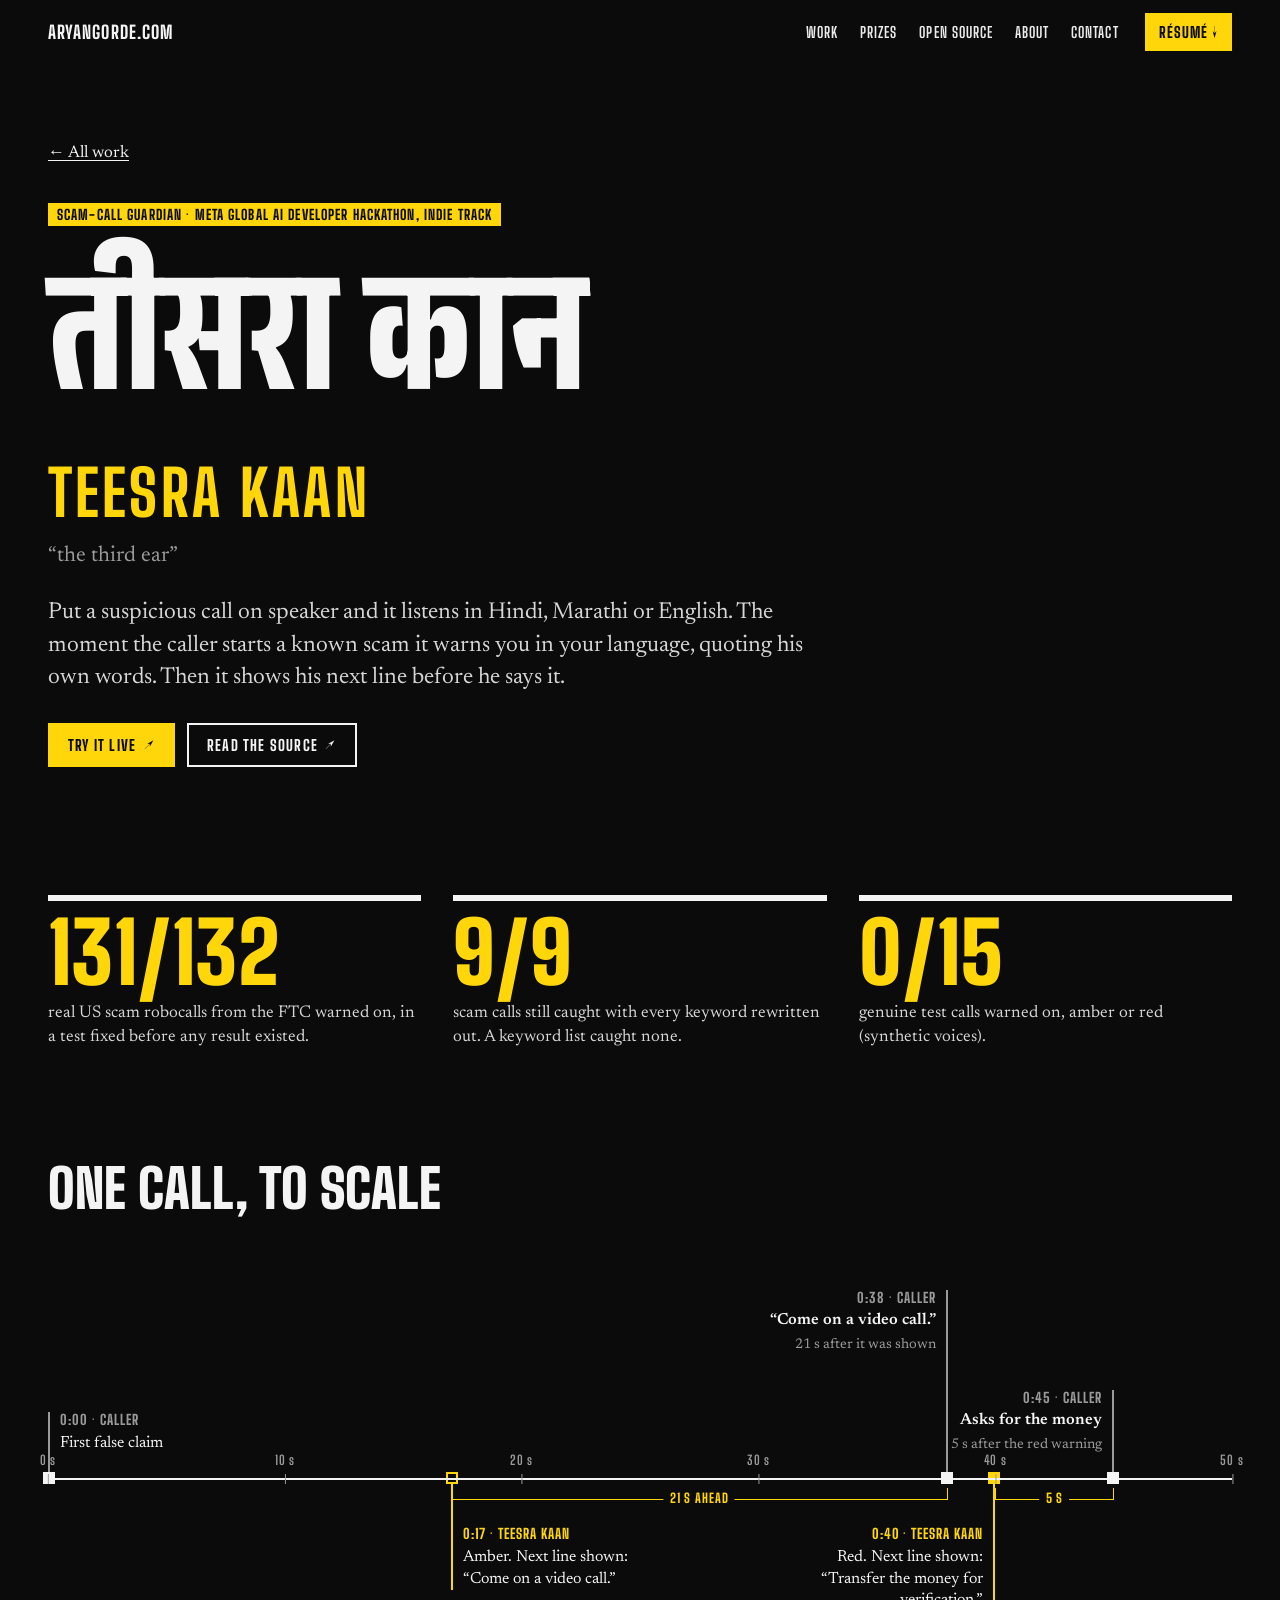
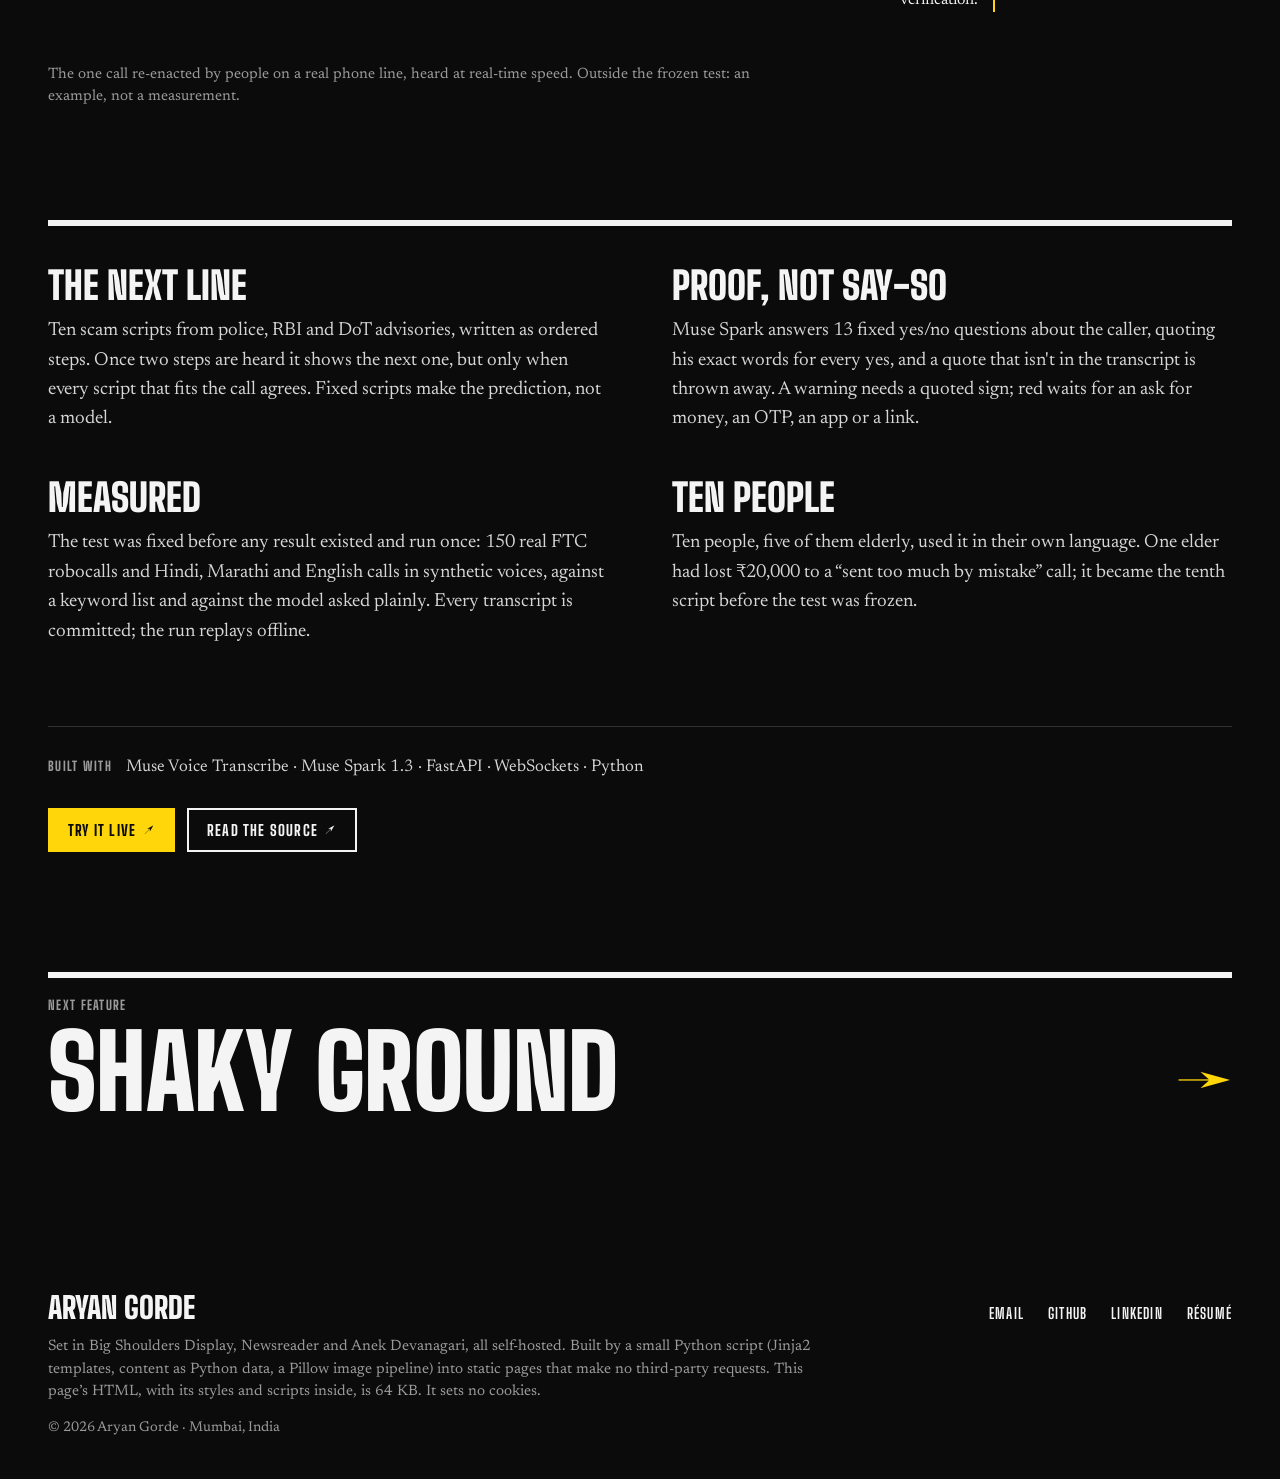
<file: teesra-kaan/index.html>
<!DOCTYPE html>
<html lang="en">
<head>
<meta charset="UTF-8" />
<meta name="viewport" content="width=device-width, initial-scale=1.0" />
<title>Teesra Kaan · Aryan Gorde</title>
<meta name="description" content="The third ear on a scam call. It warns in the caller's own words, then shows his next line before he says it." />
<meta name="theme-color" content="#0b0b0b" />
<link rel="icon" href="data:image/svg+xml,%3Csvg xmlns='http://www.w3.org/2000/svg' viewBox='0 0 32 32'%3E%3Crect width='32' height='32' fill='%230b0b0b'/%3E%3Crect x='5' y='20' width='22' height='7' fill='%23ffd60a'/%3E%3Cpath d='M9 18 15 4h2l6 14h-4l-1-3h-4l-1 3z' fill='%23f4f4f4'/%3E%3C/svg%3E" />
<meta name="color-scheme" content="dark" />
<link rel="canonical" href="https://www.aryangorde.com/teesra-kaan/" />

<meta property="og:type" content="article" />
<meta property="og:site_name" content="aryangorde.com" />
<meta property="og:title" content="Teesra Kaan · Aryan Gorde" />
<meta property="og:description" content="The third ear on a scam call. It warns in the caller's own words, then shows his next line before he says it." />
<meta property="og:url" content="https://www.aryangorde.com/teesra-kaan/" />
<meta property="og:image" content="https://www.aryangorde.com/og/teesra-kaan.jpg" />
<meta property="og:image:width" content="1200" />
<meta property="og:image:height" content="630" />
<meta property="og:image:alt" content="Teesra Kaan, a build by Aryan Gorde" />
<meta name="twitter:card" content="summary_large_image" />

<link rel="preload" href="/fonts/big-shoulders-latin.woff2" as="font" type="font/woff2" crossorigin />
<link rel="preload" href="/fonts/newsreader-latin.woff2" as="font" type="font/woff2" crossorigin />
<link rel="preload" href="/fonts/anek-devanagari-names.woff2" as="font" type="font/woff2" crossorigin />

<!--
  GENERATED FILE. Built by build.py from build_src/; edits here are overwritten.
  Edit build_src/content.py (words), build_src/templates/ (markup),
  build_src/static/css/site.css (design) or build_src/static/js/site.js (behaviour),
  then run: python3 build.py
-->

<script>
(function (d) {
  var r = d.documentElement;
  r.classList.add("js");
  if (window.matchMedia && matchMedia("(prefers-reduced-motion: no-preference)").matches) r.classList.add("motion");
})(document);
</script>

<style>
@font-face {
  font-family: "Big Shoulders Display";
  src: url(/fonts/big-shoulders-latin.woff2) format("woff2");
  font-weight: 600 900;
  font-display: swap;
}
/* ₹ and arrows: not in the latin subset. */
@font-face {
  font-family: "Big Shoulders Display";
  src: url(/fonts/big-shoulders-symbols.woff2) format("woff2");
  font-weight: 600 900;
  unicode-range: U+20B9, U+2190-2193, U+2197, U+2212;
  font-display: swap;
}
@font-face {
  font-family: "Newsreader";
  src: url(/fonts/newsreader-latin.woff2) format("woff2");
  font-weight: 400 700;
  font-display: swap;
}
@font-face {
  font-family: "Newsreader";
  src: url(/fonts/newsreader-symbols.woff2) format("woff2");
  font-weight: 400 700;
  unicode-range: U+20B9, U+2190-2193, U+2197, U+2212;
  font-display: swap;
}
/* Only the letters of the project names (a Google Fonts text= subset, 3 KB). */
@font-face {
  font-family: "Anek Devanagari";
  src: url(/fonts/anek-devanagari-names.woff2) format("woff2");
  font-weight: 700;
  font-stretch: 75%;
  font-display: swap;
}

/* ==========================================================================
   aryangorde.com: the magazine.

   Black pages with white type, a cool white "paper" for the record (prizes,
   open source, changelog) and a yellow back cover. Headlines in Big Shoulders
   Display, text in Newsreader, the Hindi names in Anek Devanagari. One accent,
   the yellow: chips, the highlighter, numbers, and the button that matters.

   Colours a section uses come from the --c-* variables, which .paper and
   .contact flip, so a component works on any page colour without a variant.
   Every class used in the templates has to be defined here: build.py fails
   the build otherwise.
   ========================================================================== */

:root {
  --bg: #0b0b0b;
  --fg: #f4f4f4;
  --dim: #9a9a9a;
  --body: #d6d6d6;
  --hl: #ffd60a;
  --paper: #f4f4f4;
  --ink: #0b0b0b;

  --head: "Big Shoulders Display", Impact, "Arial Narrow", sans-serif;
  --text: "Newsreader", Georgia, "Times New Roman", serif;
  --hi: "Anek Devanagari", "Noto Sans Devanagari", sans-serif;
  --mono: ui-monospace, SFMono-Regular, Menlo, Consolas, "Liberation Mono", monospace;

  --max: 1320px;
  --gut: clamp(20px, 4vw, 48px);
  --nav-h: 64px;
  --rule: 6px;

  /* The colours of whatever page a component sits on. */
  --c-bg: var(--bg);
  --c-fg: var(--fg);
  --c-dim: var(--dim);
  --c-body: var(--body);
  --c-line: rgba(244, 244, 244, .16);
  --c-focus: var(--hl);
}

/* ---- base ----------------------------------------------------------------- */

*, *::before, *::after { box-sizing: border-box; }
* { margin: 0; }
ul, ol { padding: 0; list-style: none; }
[hidden] { display: none !important; }

html {
  background: var(--bg);
  color: var(--fg);
  scroll-padding-top: calc(var(--nav-h) + 16px);
  -webkit-text-size-adjust: 100%;
  text-size-adjust: 100%;
}
html.motion { scroll-behavior: smooth; }

body {
  font: 400 19px/1.5 var(--text);
  font-optical-sizing: auto;
  -webkit-font-smoothing: antialiased;
  -moz-osx-font-smoothing: grayscale;
  text-rendering: optimizeLegibility;
  overflow-x: hidden;
}

img, video, svg { display: block; max-width: 100%; }
img, video { height: auto; }
a { color: inherit; }
b, strong { font-weight: 600; }
button { font: inherit; color: inherit; }
table { border-collapse: collapse; }

code {
  font-family: var(--mono);
  font-size: .84em;
  padding: .08em .32em;
  background: color-mix(in srgb, var(--c-fg) 9%, transparent);
  border-radius: 2px;
}

/* The highlighter. */
mark {
  color: inherit;
  background: none;
  font-weight: 600;
  box-shadow: inset 0 -.34em 0 rgba(255, 214, 10, .6);
}

:focus-visible { outline: 3px solid var(--c-focus); outline-offset: 3px; }
main:focus { outline: none; }

::selection { background: var(--hl); color: var(--ink); }

.wrap {
  width: 100%;
  max-width: var(--max);
  margin-inline: auto;
  padding-inline: var(--gut);
}

.visually-hidden {
  position: absolute !important;
  width: 1px; height: 1px;
  padding: 0; margin: -1px;
  overflow: hidden; clip: rect(0 0 0 0);
  white-space: nowrap; border: 0;
}

.skip-link {
  position: absolute;
  left: 12px; top: -80px;
  z-index: 100;
  padding: 10px 14px 9px;
  background: var(--hl);
  color: var(--ink);
  font: 800 15px/1 var(--head);
  letter-spacing: .08em;
  text-transform: uppercase;
  text-decoration: none;
}
.skip-link:focus { top: 12px; }

/* ---- type pieces ------------------------------------------------------------ */

/* A label chip: yellow, set in the headline face. */
.chip {
  display: inline-block;
  padding: 5px 9px 4px;
  background: var(--hl);
  color: var(--ink);
  font: 800 14px/1 var(--head);
  letter-spacing: .08em;
  text-transform: uppercase;
}
.chip-ink { background: var(--ink); color: var(--hl); }

.chips { display: flex; flex-wrap: wrap; gap: 6px; }
.chips li {
  padding: 4px 8px 3px;
  border: 1px solid var(--c-line);
  font: 700 13px/1 var(--head);
  letter-spacing: .06em;
  text-transform: uppercase;
}

.label {
  font: 800 13px/1.2 var(--head);
  letter-spacing: .1em;
  text-transform: uppercase;
  color: var(--c-dim);
}

.arr { display: inline-block; font-weight: 400; transition: transform .15s ease; }

.text-link {
  color: inherit;
  text-decoration: underline;
  text-decoration-thickness: 1px;
  text-underline-offset: .2em;
}
.text-link:hover { text-decoration-thickness: 2px; text-decoration-color: var(--hl); }
.paper .text-link:hover, .contact .text-link:hover { text-decoration-color: currentColor; }

/* Captions under figures. */
.cap {
  margin-top: 12px;
  max-width: 48em;
  font-size: 15px;
  line-height: 1.45;
  color: var(--c-dim);
}
.cap-dark { color: var(--dim); }

/* What a project's name means, in its own words. */
.gloss { font-size: 19px; color: var(--c-dim); }

.teaser { margin-top: 14px; font-size: 19px; line-height: 1.45; color: var(--c-body); }

/* ---- buttons ---------------------------------------------------------------- */

.btn-row { display: flex; flex-wrap: wrap; gap: 12px; margin-top: 28px; }

.btn {
  display: inline-flex;
  align-items: center;
  gap: .5em;
  padding: 13px 18px 12px;
  border: 2px solid currentColor;
  background: transparent;
  color: inherit;
  font: 800 15px/1 var(--head);
  letter-spacing: .08em;
  text-transform: uppercase;
  text-decoration: none;
  cursor: pointer;
  transition: background-color .15s ease, color .15s ease, border-color .15s ease;
}
.btn:hover { background: var(--c-fg); border-color: var(--c-fg); color: var(--c-bg); }
.btn:hover .arr { transform: translateX(3px); }
.btn[disabled] { opacity: .4; cursor: not-allowed; }
.btn[disabled]:hover { background: transparent; color: inherit; border-color: currentColor; }

.btn-solid { background: var(--hl); border-color: var(--hl); color: var(--ink); }
.paper .btn-solid { border-color: var(--ink); }
.contact .btn-solid { background: var(--ink); border-color: var(--ink); color: var(--hl); }

.btn-ink { background: var(--ink); border-color: var(--ink); color: var(--fg); }
.btn-ink:hover { background: transparent; color: var(--ink); border-color: var(--ink); }

/* ---- nav ---------------------------------------------------------------------- */

.nav {
  position: fixed;
  inset: 0 0 auto;
  z-index: 50;
  transition: background-color .2s ease, border-color .2s ease;
  border-bottom: 1px solid transparent;
}
.nav.is-scrolled,
html:not(.js) .nav {
  background: rgba(11, 11, 11, .94);
  border-bottom-color: rgba(244, 244, 244, .1);
}
@supports (backdrop-filter: blur(8px)) {
  .nav.is-scrolled { background: rgba(11, 11, 11, .82); backdrop-filter: blur(10px); }
}

.nav-inner {
  display: flex;
  align-items: center;
  gap: 26px;
  max-width: var(--max);
  height: var(--nav-h);
  margin-inline: auto;
  padding-inline: var(--gut);
  font-family: var(--head);
  text-transform: uppercase;
}
.nav-site {
  font-weight: 800;
  font-size: 18px;
  letter-spacing: .06em;
  text-decoration: none;
}
.nav-links { display: flex; gap: 22px; margin-left: auto; }
.nav-links a {
  font-weight: 700;
  font-size: 15px;
  letter-spacing: .07em;
  color: #ececec;
  text-decoration: none;
}
.nav-links a:hover { color: var(--hl); }
.nav-cv {
  padding: 8px 14px 7px;
  background: var(--hl);
  color: var(--ink);
  font-weight: 800;
  font-size: 15px;
  letter-spacing: .07em;
  text-decoration: none;
}
.nav-cv:hover { background: var(--fg); }

/* ---- sections ------------------------------------------------------------------- */

.section { padding-block: clamp(72px, 10vw, 140px); }

.paper {
  --c-bg: var(--paper);
  --c-fg: var(--ink);
  --c-dim: #5a5a5a;
  --c-body: #1f1f1f;
  --c-line: rgba(11, 11, 11, .18);
  --c-focus: var(--ink);
  background: var(--c-bg);
  color: var(--c-fg);
}
/* Two paper sections in a row read as one spread. */
.paper + .paper { padding-top: 0; }

/* A department header: a heavy rule, the title, one line beside it. */
.sec-head {
  display: grid;
  grid-template-columns: auto minmax(0, 1fr);
  align-items: end;
  gap: 12px 40px;
  margin-bottom: clamp(40px, 6vw, 72px);
  padding-top: 18px;
  border-top: var(--rule) solid var(--c-fg);
}
.sec-title {
  font: 900 clamp(60px, 9vw, 128px)/.82 var(--head);
  letter-spacing: -.005em;
  text-transform: uppercase;
}
.sec-dek {
  justify-self: end;
  max-width: 26em;
  padding-bottom: 6px;
  font-size: 19px;
  line-height: 1.4;
  color: var(--c-dim);
  text-align: right;
}

.sub-head {
  margin-top: clamp(64px, 8vw, 96px);
  padding-top: 14px;
  border-top: 2px solid var(--c-fg);
  font: 900 clamp(32px, 3.4vw, 44px)/1 var(--head);
  text-transform: uppercase;
}

/* Figure titles on feature pages and in the demos. */
.fig-title {
  font: 900 clamp(34px, 4.2vw, 58px)/.95 var(--head);
  text-transform: uppercase;
}

/* A label/value list. */
.facts {
  display: flex;
  flex-wrap: wrap;
  margin-top: 24px;
  border-top: 1px solid var(--c-line);
  border-bottom: 1px solid var(--c-line);
}
.facts div { padding: 12px 32px 12px 0; }
.facts dt { font: 800 13px/1.2 var(--head); letter-spacing: .1em; text-transform: uppercase; color: var(--c-dim); }
.facts dd { margin-top: 4px; font-size: 17px; font-weight: 600; line-height: 1.3; }
.facts-dark {
  display: grid;
  grid-template-columns: repeat(2, minmax(0, 1fr));
  margin-top: 36px;
}
.facts-dark div { padding-right: 20px; border-bottom: 1px solid var(--c-line); }
.facts-dark div:nth-last-child(-n+2) { border-bottom: 0; }

/* ---- project names: Devanagari over the Latin ------------------------------------
   The size comes from the container's font-size, so one rule serves the cover
   story, the cards, the feature headline and the "next" link. */

.pname { display: block; }
.pname-hi {
  display: block;
  margin-bottom: -.1em;
  font: 700 .92em/1.32 var(--hi);
  font-stretch: 75%;
  letter-spacing: 0;
}
.pname-en {
  display: block;
  font: 900 1em/.86 var(--head);
  letter-spacing: -.005em;
  text-transform: uppercase;
}
.pname-hi + .pname-en {
  margin-top: .06em;
  font-size: .34em;
  font-weight: 800;
  line-height: 1;
  letter-spacing: .05em;
  color: var(--hl);
}

/* ---- the cover --------------------------------------------------------------------- */

.cover {
  position: relative;
  min-height: 100vh;
  min-height: 100svh;
  overflow: hidden;
  isolation: isolate;
}

.cover-photo {
  position: absolute;
  inset: 0 0 0 auto;
  width: 52%;
  z-index: -2;
  -webkit-mask-image: linear-gradient(90deg, transparent 0%, rgba(0, 0, 0, .6) 22%, #000 48%);
          mask-image: linear-gradient(90deg, transparent 0%, rgba(0, 0, 0, .6) 22%, #000 48%);
}
.cover-photo picture, .cover-photo img { width: 100%; height: 100%; }
.cover-photo img {
  object-fit: cover;
  object-position: center 22%;
  filter: contrast(1.06) saturate(1.08);
}
/* Fades the photo into the page at the bottom, and shades the top so the nav reads. */
.cover-fade {
  position: absolute;
  inset: 0 0 0 auto;
  width: 52%;
  z-index: -1;
  pointer-events: none;
  background:
    linear-gradient(0deg, var(--bg) 0%, rgba(11, 11, 11, 0) 38%),
    linear-gradient(180deg, rgba(11, 11, 11, .72) 0, rgba(11, 11, 11, 0) 150px);
}

.cover-body { padding-top: calc(var(--nav-h) + 18px); padding-bottom: 48px; }

.cover-name {
  font: 900 clamp(96px, 17.5vw, 268px)/.8 var(--head);
  letter-spacing: -.01em;
  text-transform: uppercase;
}
.cn-1, .cn-2 { display: block; }
.cn-2 { padding-left: .32em; }

.cover-lines {
  display: grid;
  grid-template-columns: repeat(3, minmax(0, 260px));
  gap: 36px;
  margin-top: 40px;
}
.cl { min-width: 0; }
.cl-link { display: block; text-decoration: none; }
.cl .chip { white-space: nowrap; }
.cl-head {
  display: block;
  margin-top: 12px;
  font: 800 34px/1 var(--head);
  letter-spacing: .01em;
  text-transform: uppercase;
  text-decoration: underline transparent 3px;
  text-underline-offset: .12em;
  transition: text-decoration-color .15s ease;
}
.cl-link:hover .cl-head { text-decoration-color: var(--hl); }
.cl-text { display: block; margin-top: 8px; font-size: 17px; line-height: 1.4; color: var(--body); }

.cover-deck { max-width: 30em; margin-top: 44px; font-size: 23px; line-height: 1.38; }
.cover-actions {
  display: flex;
  flex-wrap: wrap;
  align-items: center;
  gap: 16px 28px;
  margin-top: 30px;
  font-size: 18px;
}

/* ---- silent loops --------------------------------------------------------------------
   The poster is the picture until the video has frames to show. */

.loop {
  position: relative;
  aspect-ratio: 16 / 9;
  overflow: hidden;
  background: #161616;
}
.loop-poster, .loop-video {
  position: absolute;
  inset: 0;
  width: 100%;
  height: 100%;
  object-fit: cover;
}
.loop-video { opacity: 0; transition: opacity .3s ease; }
.loop.is-playing .loop-video { opacity: 1; }
.loop-btn {
  position: absolute;
  right: 10px;
  bottom: 10px;
  z-index: 3;
  padding: 7px 10px 6px;
  border: 1px solid rgba(244, 244, 244, .45);
  background: rgba(11, 11, 11, .78);
  color: var(--fg);
  font: 800 13px/1 var(--head);
  letter-spacing: .08em;
  text-transform: uppercase;
  cursor: pointer;
}
.loop-btn:hover { background: var(--fg); color: var(--ink); }

/* ---- work ----------------------------------------------------------------------------- */

.lead {
  display: grid;
  grid-template-columns: minmax(0, 1.4fr) minmax(0, 1fr);
  align-items: center;
  gap: 48px;
  padding-bottom: 64px;
  margin-bottom: 56px;
  border-bottom: 1px solid var(--c-line);
}
.lead-media, .lead-text, .prize-text, .log-body { min-width: 0; }
.lead-text h3 { margin-top: 16px; font-size: clamp(60px, 6.4vw, 92px); }
.lead-text .gloss { margin-top: 10px; }
.lead-fig { margin-top: 22px; font-size: 16px; line-height: 1.4; color: var(--c-dim); }
.lead-fig b {
  display: block;
  margin-bottom: 4px;
  font: 900 56px/1 var(--head);
  color: var(--hl);
}
.lead-text .btn { margin-top: 26px; }

.cards { display: grid; grid-template-columns: repeat(3, minmax(0, 1fr)); gap: 40px; }
.card article { position: relative; display: flex; flex-direction: column; height: 100%; }
.card-media { margin-bottom: 18px; }
.card h3 { font-size: 46px; }
.card-link { text-decoration: none; }
/* The whole card is the link; the loop's button sits above it. */
.card-link::after { content: ""; position: absolute; inset: 0; z-index: 1; }
.card-link:focus-visible { outline: none; }
.card-link:focus-visible::after { outline: 3px solid var(--c-focus); outline-offset: 6px; }
.card-kicker {
  margin-top: 10px;
  font: 700 13px/1.3 var(--head);
  letter-spacing: .08em;
  text-transform: uppercase;
  color: var(--c-dim);
}
.card .teaser { font-size: 18px; }
.card-more {
  margin-top: auto;
  padding-top: 16px;
  font: 800 14px/1 var(--head);
  letter-spacing: .08em;
  text-transform: uppercase;
  color: var(--hl);
}
.card:hover .card-more { text-decoration: underline; text-underline-offset: .2em; }
.card:hover .pname-en { text-decoration: underline; text-decoration-thickness: .06em; text-underline-offset: .1em; }

/* No public video: the headline number stands in for one. */
.card-stat {
  display: flex;
  flex-direction: column;
  justify-content: flex-end;
  aspect-ratio: 16 / 9;
  padding: 18px 20px;
  background: #161616;
  border-top: var(--rule) solid var(--hl);
}
.card-stat b { font: 900 clamp(64px, 6.6vw, 100px)/.85 var(--head); color: var(--hl); }
.card-stat span { margin-top: 10px; max-width: 26em; font-size: 15px; line-height: 1.35; color: var(--body); }

/* ---- prizes ------------------------------------------------------------------------------ */

.prize {
  display: grid;
  grid-template-columns: minmax(0, 1fr) minmax(0, 1fr);
  gap: 40px 56px;
  padding-block: 56px;
  border-top: 1px solid var(--c-line);
}
.prize:first-of-type { padding-top: 0; border-top: 0; }

.prize-rank { font: 900 clamp(68px, 8.4vw, 124px)/.84 var(--head); text-transform: uppercase; }
.prize-rank span { display: block; }
.prize-rank .rank-lead {
  display: inline-block;
  margin-bottom: .14em;
  padding: .06em .14em .02em;
  background: var(--hl);
  font-size: .42em;
  letter-spacing: .04em;
}
.prize-event {
  margin-top: 20px;
  font: 800 clamp(30px, 3.2vw, 44px)/1 var(--head);
  text-transform: uppercase;
}
.prize-org { margin-top: 10px; font-size: 16px; color: var(--c-dim); }
.prize-field { margin-top: 4px; font-size: 17px; }
.prize-build { margin-top: 20px; max-width: 36em; font-size: 18px; line-height: 1.5; color: var(--c-body); }
.prize-build b { color: var(--c-fg); }

/* The organisers' graphic, cropped to its header and Aryan's row. */
.proof { align-self: start; }
.proof-part { display: block; width: var(--w); max-width: 100%; }
.proof-part img { width: 100%; }
.proof-break {
  display: flex;
  align-items: center;
  gap: 8px;
  margin: 10px 0;
  color: var(--c-dim);
}
.proof-break::before, .proof-break::after { content: ""; flex: 1; border-top: 1px dashed currentColor; }
.proof-break svg { width: 28px; height: 14px; fill: none; stroke: currentColor; stroke-width: 1.5; }

/* ---- demos -------------------------------------------------------------------------------- */

.demo {
  padding: clamp(20px, 3vw, 36px);
  border: 2px solid var(--c-fg);
}
.demo-title { font: 900 clamp(26px, 2.6vw, 34px)/1 var(--head); text-transform: uppercase; }
.demo-intro { margin-top: 12px; max-width: 46em; font-size: 19px; line-height: 1.45; color: var(--c-body); }
.demo-intro b { color: var(--c-fg); }

/* The 64 KiB slider. */
.trunc { grid-column: 1 / -1; }
.trunc-label { display: block; margin-top: 16px; font-size: 18px; }
.trunc-label output { font-weight: 700; }

.trunc-range {
  -webkit-appearance: none;
  appearance: none;
  display: block;
  width: 100%;
  height: 32px;
  margin-top: 10px;
  background: transparent;
  cursor: pointer;
}
.trunc-range::-webkit-slider-runnable-track { height: 4px; background: var(--c-fg); }
.trunc-range::-moz-range-track { height: 4px; background: var(--c-fg); }
.trunc-range::-webkit-slider-thumb {
  -webkit-appearance: none;
  width: 26px; height: 26px;
  margin-top: -11px;
  background: var(--hl);
  border: 2px solid var(--ink);
}
.trunc-range::-moz-range-thumb {
  width: 22px; height: 22px;
  border-radius: 0;
  background: var(--hl);
  border: 2px solid var(--ink);
}
.trunc-range:focus-visible { outline-offset: 6px; }

.trunc-bar {
  position: relative;
  height: 44px;
  margin-top: 34px;
  background: color-mix(in srgb, var(--c-fg) 8%, transparent);
}
.tb-kept, .tb-lost { position: absolute; top: 0; bottom: 0; }
.tb-kept { left: 0; width: min(var(--p), var(--l)); background: var(--c-fg); }
.tb-lost {
  left: var(--l);
  width: max(0%, calc(var(--p) - var(--l)));
  background: repeating-linear-gradient(135deg, var(--ink) 0 2px, var(--hl) 2px 8px);
}
.tb-cut {
  position: absolute;
  left: var(--l);
  top: -26px;
  bottom: -6px;
  padding-left: 6px;
  border-left: 2px dashed var(--c-fg);
  font: 800 13px/1 var(--head);
  letter-spacing: .08em;
  text-transform: uppercase;
  white-space: nowrap;
}

.trunc-read {
  display: grid;
  grid-template-columns: repeat(3, minmax(0, 1fr));
  gap: 20px;
  margin-top: 24px;
}
.trunc-read div { padding-top: 10px; border-top: 1px solid var(--c-line); }
.trunc-read dt { font: 800 13px/1.2 var(--head); letter-spacing: .1em; text-transform: uppercase; color: var(--c-dim); }
.trunc-read dd { margin-top: 6px; font: 900 clamp(30px, 3.2vw, 44px)/1 var(--head); text-transform: uppercase; }
.trunc-verdict { margin-top: 18px; font-size: 21px; font-weight: 600; }

.dots { margin-top: 32px; }
.dot-grid { display: grid; grid-template-columns: repeat(36, minmax(0, 1fr)); gap: 3px; max-width: 760px; }
.dot-grid i { aspect-ratio: 1; border: 1px solid var(--c-fg); }
.dot-grid .on { background: var(--c-fg); }
.dots .cap b { color: var(--c-fg); }

/* The tripwire map. */
.trip { margin-top: clamp(64px, 8vw, 96px); }
.trip-map {
  --hs: 26px;
  position: relative;
  aspect-ratio: var(--mw) / var(--mh);
  margin-top: 24px;
  overflow: hidden;
  background:
    radial-gradient(ellipse at 50% 55%, rgba(244, 244, 244, .06), transparent 70%),
    #121212;
  border: 1px solid rgba(244, 244, 244, .14);
}
.home {
  position: absolute;
  left: var(--x);
  top: var(--y);
  width: var(--hs);
  height: var(--hs);
  margin: calc(var(--hs) / -2) 0 0 calc(var(--hs) / -2);
  padding: 0;
  border: 2px solid #bdbdbd;
  border-radius: 3px;
  background: var(--bg);
  cursor: pointer;
  transition: background-color .15s ease, border-color .15s ease, box-shadow .15s ease;
}
.home:disabled { cursor: default; }
.home:not(:disabled):hover { border-color: var(--hl); }
.home:focus-visible { outline: 3px solid var(--fg); outline-offset: 2px; }
.home.is-warned { border-color: var(--hl); box-shadow: 0 0 0 4px rgba(255, 214, 10, .28); }
.home.is-reported { background: var(--hl); border-color: var(--hl); }
.home.is-old { background: #4a4a4a; border-color: #8a8a8a; box-shadow: none; }

/* The 250 m ring, sized as a share of the plot so it scales with it. */
.trip-ring {
  position: absolute;
  left: var(--x, 50%);
  top: var(--y, 50%);
  width: calc(100% * 500 / var(--mw));
  aspect-ratio: 1;
  border: 2px dashed var(--hl);
  border-radius: 50%;
  background: rgba(255, 214, 10, .1);
  transform: translate(-50%, -50%) scale(.6);
  opacity: 0;
  pointer-events: none;
  transition: opacity .3s ease, transform .4s ease;
}
.trip-ring.is-on { opacity: 1; transform: translate(-50%, -50%) scale(1); }

.trip-scale {
  position: absolute;
  left: 18px;
  bottom: 14px;
  width: calc(100% * 250 / var(--mw));
  height: 8px;
  border: 2px solid var(--dim);
  border-top: 0;
  pointer-events: none;
}
.trip-scale span {
  position: absolute;
  left: 0; right: 0;
  bottom: 10px;
  font: 800 13px/1 var(--head);
  letter-spacing: .08em;
  text-transform: uppercase;
  color: var(--dim);
  text-align: center;
}

.trip-bar {
  display: flex;
  flex-wrap: wrap;
  align-items: center;
  justify-content: space-between;
  gap: 12px 24px;
  margin-top: 18px;
}
.trip-clock { font: 800 22px/1 var(--head); text-transform: uppercase; letter-spacing: .03em; }
.trip-clock .label { margin-right: 8px; }
.trip-btns { display: flex; flex-wrap: wrap; gap: 10px; }
.trip-status { min-height: 2.9em; margin-top: 14px; font-size: 18px; line-height: 1.45; }
.trip-status b { color: var(--hl); }
.trip-key {
  display: flex;
  flex-wrap: wrap;
  gap: 8px 24px;
  margin-top: 14px;
  font-size: 15px;
  color: var(--dim);
}
.trip-key li { display: flex; align-items: center; gap: 8px; }
.trip-key i { width: 14px; height: 14px; border: 2px solid #bdbdbd; border-radius: 2px; background: var(--bg); }
.trip-key .k-rep { background: var(--hl); border-color: var(--hl); }
.trip-key .k-warn { border-color: var(--hl); box-shadow: 0 0 0 3px rgba(255, 214, 10, .28); }
.trip-key .k-old { background: #4a4a4a; border-color: #8a8a8a; }
.k-home { border-color: #bdbdbd; }

/* ---- open source ----------------------------------------------------------------------------- */

.prs { display: grid; grid-template-columns: repeat(2, minmax(0, 1fr)); gap: 40px; }
.pr {
  display: flex;
  flex-direction: column;
  align-items: flex-start;
  padding-top: 20px;
  border-top: var(--rule) solid var(--c-fg);
}
.pr-name { margin-top: 16px; font: 900 clamp(44px, 4.6vw, 64px)/.9 var(--head); text-transform: uppercase; }
.pr-num { color: var(--c-dim); }
.pr-title { margin-top: 12px; font-size: 17px; }
.pr-summary { margin-top: 14px; font-size: 18px; line-height: 1.5; color: var(--c-body); }
.pr .facts { align-self: stretch; }
.pr .btn { margin-top: 24px; }

.entries { width: 100%; margin-top: 24px; font-size: 17px; }
.entries th {
  padding: 0 20px 10px 0;
  border-bottom: 2px solid var(--c-fg);
  font: 800 13px/1.2 var(--head);
  letter-spacing: .1em;
  text-transform: uppercase;
  text-align: left;
  color: var(--c-dim);
}
.entries td { padding: 16px 20px 16px 0; border-bottom: 1px solid var(--c-line); vertical-align: top; line-height: 1.4; }
.ent-when { font: 800 15px/1.4 var(--head); letter-spacing: .06em; text-transform: uppercase; white-space: nowrap; }
.ent-event b, .ent-event span { display: block; }
.ent-event span { font-size: 15px; color: var(--c-dim); }
.ent-build { color: var(--c-body); }
.ent-build b { color: var(--c-fg); }
.ent-out { font-size: 15px; white-space: nowrap; }

/* ---- about ------------------------------------------------------------------------------------ */

.about { display: grid; grid-template-columns: minmax(0, 1fr) minmax(0, 1.3fr); gap: 40px 64px; }
.about-lede { font: 500 clamp(32px, 3.6vw, 52px)/1.12 var(--text); letter-spacing: -.01em; }
.about-body p { font-size: 20px; line-height: 1.55; color: var(--c-body); }
.about-body p + p { margin-top: 1em; }

.figs {
  display: grid;
  grid-template-columns: repeat(4, minmax(0, 1fr));
  gap: 24px;
  margin-top: clamp(56px, 7vw, 88px);
}
.figs li { padding-top: 16px; border-top: var(--rule) solid var(--c-fg); }
.figs b { display: block; font: 900 clamp(72px, 9vw, 136px)/.84 var(--head); color: var(--hl); }
.figs span { display: block; margin-top: 10px; font-size: 17px; line-height: 1.35; color: var(--c-dim); }

/* ---- stack -------------------------------------------------------------------------------------- */

.layers { border-top: 1px solid var(--c-line); }
.layer {
  display: grid;
  grid-template-columns: 200px minmax(0, 1fr) minmax(0, 1.5fr);
  align-items: baseline;
  gap: 8px 32px;
  padding-block: 20px;
  border-bottom: 1px solid var(--c-line);
}
.layer-name { font: 800 30px/1 var(--head); text-transform: uppercase; }
.layer-note { font-size: 17px; color: var(--c-dim); }
.layer-items { font-size: 18px; color: var(--c-body); }
.langs { margin-top: 28px; font-size: 18px; }
.langs .label { margin-right: 10px; }

/* ---- changelog (paper) ----------------------------------------------------------------------------- */

.log-grid { display: grid; grid-template-columns: minmax(0, 1fr) 340px; gap: 64px; align-items: start; }
.log { border-top: 2px solid var(--c-fg); }
.log-row {
  display: grid;
  grid-template-columns: 150px minmax(0, 1fr);
  gap: 8px 28px;
  padding-block: 28px;
  border-bottom: 1px solid var(--c-line);
}
.log-date { padding-top: 6px; font: 800 17px/1.2 var(--head); letter-spacing: .06em; text-transform: uppercase; }
.log-name { font: 900 clamp(30px, 3vw, 40px)/1 var(--head); text-transform: uppercase; }
.log-hi { font: 700 .9em/1.2 var(--hi); font-stretch: 75%; margin-right: .18em; }
.log-name .chip { margin-left: 6px; white-space: nowrap; font-size: 14px; vertical-align: .3em; }
.log-ctx { margin-top: 8px; font-size: 15px; color: var(--c-dim); }
.log-detail { margin-top: 10px; max-width: 40em; font-size: 18px; line-height: 1.5; color: var(--c-body); }
.log-tech { margin-top: 10px; font: 700 14px/1.4 var(--head); letter-spacing: .06em; text-transform: uppercase; color: var(--c-dim); }
.log-links { display: flex; flex-wrap: wrap; gap: 6px 22px; margin-top: 12px; font-size: 16px; }

.log-side { position: sticky; top: calc(var(--nav-h) + 32px); }
.side-block { padding-top: 16px; border-top: var(--rule) solid var(--c-fg); }
.side-block + .side-block { margin-top: 48px; }
.side-head { font: 900 30px/1 var(--head); text-transform: uppercase; }
.side-strong { margin-top: 14px; font-size: 18px; font-weight: 600; }
.side-block p { font-size: 17px; }
.side-dim { margin-top: 2px; font-size: 15px !important; color: var(--c-dim); }
.side-text { margin-top: 10px; line-height: 1.45; color: var(--c-body); }
.certs { margin-top: 12px; }
.certs li { padding-block: 10px; border-bottom: 1px solid var(--c-line); }
.certs b { display: block; font-size: 16px; line-height: 1.35; }
.certs span { display: block; margin-top: 2px; font-size: 14px; color: var(--c-dim); }

/* ---- contact: the yellow back cover ------------------------------------------------------------------ */

.contact {
  --c-bg: var(--hl);
  --c-fg: var(--ink);
  --c-dim: #4d4300;
  --c-body: #1a1700;
  --c-line: rgba(11, 11, 11, .3);
  --c-focus: var(--ink);
  background: var(--c-bg);
  color: var(--c-fg);
}
.contact-head {
  max-width: 11em;
  font: 900 clamp(64px, 10vw, 164px)/.84 var(--head);
  letter-spacing: -.005em;
  text-transform: uppercase;
}
/* Inverted words. The black band covers the capitals only (not the font's
   whole ascent), so it never reaches into the line above. */
.ul {
  padding: 0 .06em;
  background: linear-gradient(var(--ink), var(--ink)) 0 58% / 100% .9em no-repeat;
  color: var(--hl);
  -webkit-box-decoration-break: clone;
          box-decoration-break: clone;
}
.contact-grid {
  display: grid;
  grid-template-columns: minmax(0, 1.2fr) minmax(0, 1fr);
  gap: 48px 72px;
  margin-top: clamp(40px, 6vw, 72px);
}
.contact-body { max-width: 34em; font-size: 20px; line-height: 1.5; color: var(--c-body); }
.mail-row { display: flex; flex-wrap: wrap; align-items: center; gap: 14px 18px; margin-top: 30px; }
.mail {
  font: 800 clamp(26px, 3vw, 40px)/1.1 var(--head);
  letter-spacing: .01em;
  text-decoration: underline;
  text-decoration-thickness: 3px;
  text-underline-offset: .14em;
  overflow-wrap: anywhere;
}
.mail:hover { text-decoration-thickness: 5px; }
.copy-status { min-height: 1.5em; margin-top: 10px; font-size: 16px; font-weight: 600; }

.contact-links { border-top: 2px solid var(--c-fg); }
.contact-links a {
  display: grid;
  grid-template-columns: minmax(0, 1fr) auto;
  align-items: center;
  column-gap: 16px;
  padding-block: 18px;
  border-bottom: 1px solid var(--c-line);
  text-decoration: none;
}
.contact-links b { font: 900 36px/1 var(--head); text-transform: uppercase; }
.contact-links span:not(.arr) { grid-row: 2; font-size: 16px; color: var(--c-dim); }
.contact-links .arr { grid-column: 2; grid-row: 1 / 3; font-size: 30px; }
.contact-links a:hover b { text-decoration: underline; text-decoration-thickness: 3px; text-underline-offset: .1em; }
.contact-links a:hover .arr { transform: translateX(4px); }

/* ---- footer ---------------------------------------------------------------------------------------- */

.footer { padding-block: 48px 40px; }
.foot-grid {
  display: grid;
  grid-template-columns: minmax(0, 1fr) auto;
  align-items: baseline;
  gap: 14px 32px;
}
.foot-name { font: 900 30px/1 var(--head); text-transform: uppercase; }
.foot-links { display: flex; flex-wrap: wrap; gap: 8px 24px; font: 700 15px/1 var(--head); letter-spacing: .08em; text-transform: uppercase; }
.foot-links a { text-decoration: none; }
.foot-links a:hover { color: var(--hl); }
.colophon { grid-column: 1 / -1; max-width: 52em; font-size: 15px; line-height: 1.5; color: var(--dim); }
.foot-copy { grid-column: 1 / -1; font-size: 14px; color: var(--dim); }

/* ---- feature pages ---------------------------------------------------------------------------------- */

.feature { padding-bottom: clamp(80px, 10vw, 140px); }
.f-head { padding: calc(var(--nav-h) + clamp(40px, 6vw, 80px)) 0 48px; }
.f-back { margin-bottom: 36px; font-size: 17px; }
.f-title { margin-top: 18px; font-size: clamp(84px, 14.5vw, 220px); }
.f-head .gloss { margin-top: 16px; font-size: 22px; }
.f-dek { max-width: 34em; margin-top: 24px; font-size: clamp(20px, 1.8vw, 24px); line-height: 1.42; color: var(--c-body); }

.f-video { margin-top: 8px; }

.f-figs {
  display: grid;
  grid-template-columns: repeat(3, minmax(0, 1fr));
  gap: 32px;
  margin-top: clamp(56px, 7vw, 80px);
}
.f-figs li { padding-top: 16px; border-top: var(--rule) solid var(--c-fg); }
.f-figs b { display: block; font: 900 clamp(56px, 6.6vw, 100px)/.86 var(--head); color: var(--hl); }
.f-figs span { display: block; margin-top: 12px; font-size: 17px; line-height: 1.45; color: var(--c-body); }

.f-quote { margin-top: clamp(72px, 9vw, 112px); padding-top: 24px; border-top: var(--rule) solid var(--c-fg); }
.f-quote p { font: 900 clamp(44px, 6vw, 92px)/.92 var(--head); text-transform: uppercase; }
.f-quote mark {
  padding: 0 .08em;
  background: linear-gradient(var(--hl), var(--hl)) 0 58% / 100% .9em no-repeat;
  color: var(--ink);
  box-shadow: none;
  font-weight: inherit;
  -webkit-box-decoration-break: clone;
          box-decoration-break: clone;
}
.f-quote footer { max-width: 40em; margin-top: 22px; font-size: 19px; line-height: 1.5; color: var(--c-body); }

/* A process, left to right. */
.flow { margin-top: clamp(72px, 9vw, 112px); }
.flow-steps {
  display: grid;
  grid-template-columns: repeat(auto-fit, minmax(140px, 1fr));
  margin-top: 24px;
  border-top: 2px solid var(--c-fg);
}
.flow-steps li { position: relative; padding: 16px 28px 0 0; }
.flow-steps li:not(:last-child)::after {
  content: "→";
  position: absolute;
  right: 8px;
  top: 14px;
  font: 800 22px/1 var(--head);
  color: var(--hl);
}
.flow-steps b { display: block; font: 800 22px/1 var(--head); text-transform: uppercase; }
.flow-steps span { display: block; margin-top: 6px; font-size: 15px; line-height: 1.35; color: var(--c-dim); }

/* One call, drawn to scale (wide screens); a list below 1100px. */
.tl { margin-top: clamp(72px, 9vw, 112px); }
.tl-plot { --ax: 236px; position: relative; height: 410px; margin-top: 28px; }
.tl-axis { position: absolute; left: 0; right: 0; top: var(--ax); border-top: 2px solid var(--c-fg); }
.tl-tick {
  position: absolute;
  left: calc(var(--t) / var(--span) * 100%);
  top: -26px;
  transform: translateX(-50%);
  font: 700 13px/1 var(--head);
  letter-spacing: .06em;
  color: var(--c-dim);
  white-space: nowrap;
}
.tl-tick::after {
  content: "";
  position: absolute;
  left: 50%;
  top: 20px;
  height: 10px;
  border-left: 1px solid var(--c-dim);
}
.tl-ev {
  --gap: 24px;
  position: absolute;
  left: calc(var(--t) / var(--span) * 100%);
  width: max-content;
  max-width: min(220px, 22%);
  padding-left: 12px;
  background: var(--c-bg);
}
.tl-caller { bottom: calc(100% - var(--ax) + var(--gap)); }
.tl-caller.tl-row-1 { --gap: 24px; }
.tl-caller.tl-row-2 { --gap: 124px; }
.tl-tk { --gap: 48px; top: calc(var(--ax) + var(--gap)); }
/* The stem to the axis and the mark on it. */
.tl-ev::before, .tl-ev::after { content: ""; position: absolute; left: 0; }
.tl-ev::before { width: 2px; background: var(--c-dim); }
.tl-caller::before { top: 0; height: calc(100% + var(--gap)); }
.tl-tk::before { bottom: 0; height: calc(100% + var(--gap)); }
.tl-ev::after { width: 12px; height: 12px; margin-left: -5px; background: var(--c-fg); }
.tl-caller::after { top: calc(100% + var(--gap) - 6px); }
.tl-tk::after { bottom: calc(100% + var(--gap) - 6px); }
.tl-amber::after { background: var(--bg); border: 2px solid var(--hl); }
.tl-red::after { background: var(--hl); }
.tl-amber::before, .tl-red::before { background: var(--hl); }
.tl-flip { left: auto; right: calc(100% - var(--t) / var(--span) * 100%); padding: 0 12px 0 0; text-align: right; }
.tl-flip::before, .tl-flip::after { left: auto; right: 0; }
.tl-flip::after { margin: 0 -5px 0 0; }
.tl-time { display: block; font: 800 14px/1.2 var(--head); letter-spacing: .07em; text-transform: uppercase; color: var(--c-dim); }
.tl-amber .tl-time, .tl-red .tl-time { color: var(--hl); }
.tl-what { display: block; margin-top: 4px; font-size: 16px; line-height: 1.35; }
/* The caller says the line that was shown in advance. */
.tl-hit .tl-what { font-weight: 600; }
.tl-note { display: block; margin-top: 4px; font-size: 14px; line-height: 1.3; color: var(--c-dim); }
.tl-dim {
  position: absolute;
  left: calc(var(--a) / var(--span) * 100%);
  width: calc((var(--b) - var(--a)) / var(--span) * 100%);
  top: calc(var(--ax) + 10px);
  height: 12px;
  border: 1px solid var(--hl);
  border-top: 0;
}
.tl-dim span {
  position: absolute;
  left: 50%;
  top: 4px;
  transform: translateX(-50%);
  padding: 0 6px;
  background: var(--c-bg);
  font: 800 13px/1 var(--head);
  letter-spacing: .07em;
  text-transform: uppercase;
  color: var(--hl);
  white-space: nowrap;
}

/* A chain of citations, scored. */
.chain { margin-top: clamp(72px, 9vw, 112px); }
.ch-row { display: grid; grid-template-columns: repeat(7, minmax(0, 1fr)); align-items: stretch; margin-top: 28px; }
.ch-node {
  padding: 14px 14px 16px;
  border: 2px solid var(--c-fg);
}
.ch-node b { display: block; font: 800 20px/1.05 var(--head); text-transform: uppercase; }
.ch-risk { display: block; margin-top: 6px; font-size: 15px; color: var(--c-dim); }
.ch-verdict {
  display: inline-block;
  margin-top: 10px;
  padding: 4px 8px 3px;
  background: var(--hl);
  color: var(--ink);
  font: 800 13px/1 var(--head);
  letter-spacing: .07em;
  text-transform: uppercase;
}
.ch-root { background: var(--c-fg); color: var(--c-bg); }
.ch-root .ch-risk { color: inherit; opacity: .7; }
.ch-end { border-color: var(--hl); }
.ch-ghost { border-style: dashed; opacity: .6; }
.ch-weak { border-color: var(--c-dim); }
.ch-weak .ch-verdict { background: transparent; color: var(--c-dim); border: 1px solid var(--c-dim); }
.ch-link {
  display: flex;
  flex-direction: column;
  justify-content: center;
  align-items: center;
  gap: 4px;
  padding: 8px 10px;
  text-align: center;
}
.ch-link::after { content: "→"; font: 800 24px/1 var(--head); color: var(--hl); }
.ch-cls { font-size: 15px; line-height: 1.3; }
.ch-cls b { color: var(--hl); white-space: nowrap; }
.ch-why { font-size: 13px; line-height: 1.3; color: var(--c-dim); }
.ch-from { margin-top: 32px; font-size: 16px; color: var(--c-dim); }
.ch-branch { margin-top: 10px; }
.ch-branch > :first-child { grid-column: 3; }
.ch-rule { max-width: 44em; margin-top: 22px; font-size: 17px; line-height: 1.45; color: var(--c-body); }

.f-body {
  display: grid;
  grid-template-columns: repeat(2, minmax(0, 1fr));
  gap: 44px 64px;
  margin-top: clamp(72px, 9vw, 112px);
  padding-top: 40px;
  border-top: var(--rule) solid var(--c-fg);
}
.f-sec h2 { font: 900 clamp(30px, 3vw, 40px)/1 var(--head); text-transform: uppercase; }
.f-sec p { margin-top: 12px; font-size: 19px; line-height: 1.55; color: var(--c-body); }

.f-foot { margin-top: clamp(56px, 7vw, 80px); padding-top: 28px; border-top: 1px solid var(--c-line); }
.f-tech { font-size: 17px; color: var(--c-body); }
.f-tech .label { margin-right: 10px; }

.next {
  position: relative;
  display: block;
  margin-top: clamp(80px, 10vw, 120px);
  padding: 20px 80px 0 0;
  border-top: var(--rule) solid var(--c-fg);
  text-decoration: none;
}
.next .label { display: block; margin-bottom: 14px; }
.next .pname { font-size: clamp(56px, 8vw, 120px); }
.next > .arr { position: absolute; right: 0; bottom: 0; font: 900 64px/1 var(--head); color: var(--hl); }
.next:hover .pname-en { text-decoration: underline; text-decoration-thickness: .05em; text-underline-offset: .1em; }
.next:hover > .arr { transform: translateX(6px); }

/* ---- 404 ---------------------------------------------------------------------------------------------- */

.nf { min-height: 80vh; padding: calc(var(--nav-h) + clamp(64px, 10vw, 140px)) 0 96px; }
.nf-title { margin-top: 18px; font: 900 clamp(80px, 13vw, 200px)/.84 var(--head); text-transform: uppercase; }

/* ---- responsive ----------------------------------------------------------------------------------------- */

@media (max-width: 1099px) {
  /* The timeline becomes a list, in order. */
  .tl-plot { height: auto; }
  .tl-events { display: grid; gap: 6px; }
  .tl-axis, .tl-dim { display: none; }
  .tl-ev, .tl-flip {
    position: static;
    width: auto;
    max-width: none;
    padding: 12px 0 12px 18px;
    text-align: left;
    border-left: 2px solid var(--c-line);
  }
  .tl-tk { margin-left: 28px; }
  .tl-amber, .tl-red { border-left-color: var(--hl); }
  .tl-ev::before, .tl-ev::after { display: none; }

  /* The chain runs top to bottom. */
  .ch-row { display: flex; flex-direction: column; max-width: 420px; }
  .ch-link { flex-direction: row; justify-content: flex-start; gap: 12px; padding: 10px 0 10px 18px; text-align: left; }
  .ch-link::after { content: "↓"; order: -1; }
  .ch-branch > :first-child { grid-column: auto; }

  .log-grid { grid-template-columns: minmax(0, 1fr); }
  .log-side { position: static; display: grid; grid-template-columns: repeat(2, minmax(0, 1fr)); gap: 40px; }
  .side-block + .side-block { margin-top: 0; }
}

@media (max-width: 899px) {
  .nav-links { display: none; }
  .nav-cv { margin-left: auto; }

  .cover { min-height: 0; }
  .cover-photo {
    position: relative;
    inset: auto;
    width: auto;
    height: 440px;
    z-index: -2;
    -webkit-mask-image: linear-gradient(0deg, transparent 0%, #000 45%);
            mask-image: linear-gradient(0deg, transparent 0%, #000 45%);
  }
  .cover-photo::before {
    content: "";
    position: absolute;
    inset: 0 0 auto;
    height: 130px;
    z-index: 1;
    background: linear-gradient(180deg, rgba(11, 11, 11, .7), rgba(11, 11, 11, 0));
  }
  .cover-fade { display: none; }
  .cover-body { margin-top: -130px; padding-top: 0; }
  .cover-name { font-size: clamp(76px, 23.5vw, 150px); }
  .cn-2 { padding-left: 0; }
  .cover-lines { grid-template-columns: minmax(0, 1fr); gap: 26px; margin-top: 30px; max-width: 34em; }
  .cover-deck { margin-top: 32px; font-size: 20px; }

  .sec-head { grid-template-columns: minmax(0, 1fr); }
  .sec-dek { justify-self: start; text-align: left; }

  .lead { grid-template-columns: minmax(0, 1fr); gap: 28px; }
  .cards { grid-template-columns: minmax(0, 1fr); gap: 56px; max-width: 640px; }

  .prize { grid-template-columns: minmax(0, 1fr); }
  .prs { grid-template-columns: minmax(0, 1fr); gap: 56px; }

  .about { grid-template-columns: minmax(0, 1fr); }
  .figs { grid-template-columns: repeat(2, minmax(0, 1fr)); row-gap: 36px; }

  .layer { grid-template-columns: minmax(0, 1fr); gap: 6px; }

  .contact-grid { grid-template-columns: minmax(0, 1fr); }

  .f-figs { grid-template-columns: minmax(0, 1fr); gap: 36px; }
  .f-body { grid-template-columns: minmax(0, 1fr); }
  .flow-steps { grid-template-columns: minmax(0, 1fr); }
  .flow-steps li { padding: 14px 0 14px 32px; border-bottom: 1px solid var(--c-line); }
  .flow-steps li:not(:last-child)::after { content: "↓"; left: 0; right: auto; top: 16px; }
  .flow-steps li:last-child { padding-left: 32px; }
}

@media (max-width: 799px) {
  /* The entries table reads as stacked rows. */
  .entries thead { position: absolute; width: 1px; height: 1px; overflow: hidden; clip: rect(0 0 0 0); }
  .entries tr { display: grid; gap: 4px; padding-block: 16px; border-bottom: 1px solid var(--c-line); }
  .entries td { display: block; padding: 0; border: 0; }
  .ent-out { white-space: normal; }
}

@media (max-width: 640px) {
  body { font-size: 18px; }

  .log-row { grid-template-columns: minmax(0, 1fr); gap: 4px; }
  .log-date { padding-top: 0; }
  .log-side { grid-template-columns: minmax(0, 1fr); }

  .trunc-read { grid-template-columns: minmax(0, 1fr); gap: 0; }
  .trunc-read div { display: flex; justify-content: space-between; align-items: baseline; padding-block: 10px; }
  .trunc-read dd { margin-top: 0; font-size: 28px; }
  .dot-grid { grid-template-columns: repeat(18, minmax(0, 1fr)); }

  /* The plot stands upright: x and y swap, so every distance holds and the
     homes stay far enough apart to tap. */
  .trip-map {
    --hs: 22px;
    aspect-ratio: var(--mh) / var(--mw);
    margin-inline: calc(-1 * clamp(20px, 3vw, 36px));
    border-inline: 0;
  }
  .home { left: var(--y); top: var(--x); }
  .trip-ring { left: var(--y, 50%); top: var(--x, 50%); width: calc(100% * 500 / var(--mh)); }
  .trip-scale { width: calc(100% * 250 / var(--mh)); }

  .facts-dark { grid-template-columns: minmax(0, 1fr); }
  .facts-dark div:nth-last-child(2) { border-bottom: 1px solid var(--c-line); }

  .contact-links b { font-size: 30px; }
  .foot-grid { grid-template-columns: minmax(0, 1fr); }

  .next { padding-right: 56px; }
  .next > .arr { font-size: 48px; }
}

@media (prefers-reduced-motion: reduce) {
  *, *::before, *::after { transition: none !important; }
}

</style>
</head>

<body class="">

<a class="skip-link" href="#main">Skip to content</a>

<header class="nav" data-nav>
  <div class="nav-inner">
    <a class="nav-site" href="/">aryangorde.com</a>
    <nav class="nav-links" aria-label="Sections">      <a href="/#work">Work</a>      <a href="/#prizes">Prizes</a>      <a href="/#open-source">Open source</a>      <a href="/#about">About</a>      <a href="/#contact">Contact</a>    </nav>
    <a class="nav-cv" href="/Aryan_Gorde_Resume.pdf">Résumé <span aria-hidden="true">↓</span></a>
  </div>
</header>
<main id="main" tabindex="-1">
<article class="feature" aria-labelledby="f-title">
  <header class="f-head">
    <div class="wrap">
      <p class="f-back"><a class="text-link" href="/#work"><span aria-hidden="true">←</span> All work</a></p>
      <p class="chip">Scam-call guardian · Meta Global AI Developer Hackathon, Indie track</p>
      <h1 class="f-title" id="f-title"><span class="pname"><span class="pname-hi" lang="hi">तीसरा कान</span><span class="pname-en">Teesra Kaan</span>
</span>
</h1>
<p class="gloss">“the third ear”</p>      <p class="f-dek">Put a suspicious call on speaker and it listens in Hindi, Marathi or English. The moment the caller starts a known scam it warns you in your language, quoting his own words. Then it shows his next line before he says it.</p>
      <p class="btn-row">  <a class="btn btn-solid" href="https://teesrakaan.aryangorde.com" target="_blank" rel="noopener">Try it live <span class="arr" aria-hidden="true">↗</span></a>  <a class="btn" href="https://github.com/aryangorde6/teesra-kaan" target="_blank" rel="noopener">Read the source <span class="arr" aria-hidden="true">↗</span></a></p>

    </div>
  </header>


  <div class="wrap">
    <ul class="f-figs">      <li><b>131/132</b><span>real US scam robocalls from the FTC warned on, in a test fixed before any result existed.</span></li>      <li><b>9/9</b><span>scam calls still caught with every keyword rewritten out. A keyword list caught none.</span></li>      <li><b>0/15</b><span>genuine test calls warned on, amber or red (synthetic voices).</span></li>    </ul>




    <figure class="tl">
      <h2 class="fig-title">One call, to scale</h2>
      <div class="tl-plot" style="--span: 50">
        <ol class="tl-events">          <li class="tl-ev tl-caller tl-row-1" style="--t: 0">
            <span class="tl-time">0:00 · Caller</span>
            <span class="tl-what">First false claim</span>          </li>          <li class="tl-ev tl-tk tl-row-1 tl-amber" style="--t: 17">
            <span class="tl-time">0:17 · Teesra Kaan</span>
            <span class="tl-what">Amber. Next line shown: “Come on a video call.”</span>          </li>          <li class="tl-ev tl-caller tl-row-2 tl-hit tl-flip" style="--t: 38">
            <span class="tl-time">0:38 · Caller</span>
            <span class="tl-what">“Come on a video call.”</span><span class="tl-note">21 s after it was shown</span>          </li>          <li class="tl-ev tl-tk tl-row-1 tl-red tl-flip" style="--t: 40">
            <span class="tl-time">0:40 · Teesra Kaan</span>
            <span class="tl-what">Red. Next line shown: “Transfer the money for verification.”</span>          </li>          <li class="tl-ev tl-caller tl-row-1 tl-hit tl-flip" style="--t: 45">
            <span class="tl-time">0:45 · Caller</span>
            <span class="tl-what">Asks for the money</span><span class="tl-note">5 s after the red warning</span>          </li>        </ol>
        <div class="tl-axis" aria-hidden="true"><span class="tl-tick" style="--t: 0">0 s</span><span class="tl-tick" style="--t: 10">10 s</span><span class="tl-tick" style="--t: 20">20 s</span><span class="tl-tick" style="--t: 30">30 s</span><span class="tl-tick" style="--t: 40">40 s</span><span class="tl-tick" style="--t: 50">50 s</span></div>        <span class="tl-dim" style="--a: 17; --b: 38" aria-hidden="true"><span>21 s ahead</span></span>        <span class="tl-dim" style="--a: 40; --b: 45" aria-hidden="true"><span>5 s</span></span>      </div>
      <figcaption class="cap cap-dark">The one call re-enacted by people on a real phone line, heard at real-time speed. Outside the frozen test: an example, not a measurement.</figcaption>
    </figure>


    <div class="f-body">      <section class="f-sec" aria-labelledby="d-1">
        <h2 id="d-1">The next line</h2>
        <p>Ten scam scripts from police, RBI and DoT advisories, written as ordered steps. Once two steps are heard it shows the next one, but only when every script that fits the call agrees. Fixed scripts make the prediction, not a model.</p>
      </section>      <section class="f-sec" aria-labelledby="d-2">
        <h2 id="d-2">Proof, not say-so</h2>
        <p>Muse Spark answers 13 fixed yes/no questions about the caller, quoting his exact words for every yes, and a quote that isn't in the transcript is thrown away. A warning needs a quoted sign; red waits for an ask for money, an OTP, an app or a link.</p>
      </section>      <section class="f-sec" aria-labelledby="d-3">
        <h2 id="d-3">Measured</h2>
        <p>The test was fixed before any result existed and run once: 150 real FTC robocalls and Hindi, Marathi and English calls in synthetic voices, against a keyword list and against the model asked plainly. Every transcript is committed; the run replays offline.</p>
      </section>      <section class="f-sec" aria-labelledby="d-4">
        <h2 id="d-4">Ten people</h2>
        <p>Ten people, five of them elderly, used it in their own language. One elder had lost ₹20,000 to a “sent too much by mistake” call; it became the tenth script before the test was frozen.</p>
      </section>    </div>

    <div class="f-foot">
      <p class="f-tech"><span class="label">Built with</span> Muse Voice Transcribe · Muse Spark 1.3 · FastAPI · WebSockets · Python</p>
      <p class="btn-row">  <a class="btn btn-solid" href="https://teesrakaan.aryangorde.com" target="_blank" rel="noopener">Try it live <span class="arr" aria-hidden="true">↗</span></a>  <a class="btn" href="https://github.com/aryangorde6/teesra-kaan" target="_blank" rel="noopener">Read the source <span class="arr" aria-hidden="true">↗</span></a></p>

    </div>

    <a class="next" href="/shaky-ground/">
      <span class="label">Next feature</span>
      <span class="pname"><span class="pname-en">Shaky Ground</span>
</span>

      <span class="arr" aria-hidden="true">→</span>
    </a>
  </div>
</article>
</main>

<footer class="footer">
  <div class="wrap foot-grid">
    <p class="foot-name">Aryan Gorde</p>
    <p class="foot-links">
      <a href="mailto:aryangorde6@gmail.com">Email</a>
      <a href="https://github.com/aryangorde6" target="_blank" rel="noopener">GitHub</a>
      <a href="https://www.linkedin.com/in/aryan-gorde-6b660a264/" target="_blank" rel="noopener">LinkedIn</a>
      <a href="/Aryan_Gorde_Resume.pdf">Résumé</a>
    </p>
    <p class="colophon">Set in Big Shoulders Display, Newsreader and Anek Devanagari, all self-hosted. Built by a small Python script (Jinja2 templates, content as Python data, a Pillow image pipeline) into static pages that make no third-party requests. This page’s HTML, with its styles and scripts inside, is 64 KB. It sets no cookies.</p>
    <p class="foot-copy">© 2026 Aryan Gorde · Mumbai, India</p>
  </div>
</footer>
<script>
/* ==========================================================================
   Progressive enhancement only. Without this file every page is complete and
   readable: the loops show their poster, the slider shows its starting value,
   the tripwire map shows its homes and its rule. With it:

     1. the nav gets a background once the page scrolls
     2. silent loops play while on screen, with a Pause button
     3. the email Copy button
     4. the 64 KiB slider
     5. the tripwire map

   Motion is decided once, before first paint, by the inline script in
   <head>: it sets .motion when prefers-reduced-motion is "no-preference".
   ========================================================================== */
(() => {
  "use strict";

  const root = document.documentElement;
  const motion = root.classList.contains("motion");
  const $ = (sel, ctx = document) => ctx.querySelector(sel);
  const $$ = (sel, ctx = document) => Array.from(ctx.querySelectorAll(sel));

  /* ---- 1. Nav background ---------------------------------------------------- */
  const nav = $("[data-nav]");
  if (nav) {
    let raf = 0;
    const set = () => { raf = 0; nav.classList.toggle("is-scrolled", window.scrollY > 24); };
    window.addEventListener("scroll", () => { if (!raf) raf = requestAnimationFrame(set); }, { passive: true });
    set();
  }

  /* ---- 2. Silent loops --------------------------------------------------------
     Nothing loads until a loop is at least 40% on screen. It pauses when it
     leaves. Anything that moves for more than five seconds needs a way to stop
     it, so the button is always there; once someone pauses a loop it stays
     paused. With reduced motion nothing plays until the button is pressed. */
  const loops = $$("[data-loop]");
  if (loops.length) {
    const io = "IntersectionObserver" in window ? new IntersectionObserver((entries) => {
      entries.forEach((e) => {
        const l = e.target._loop;
        if (e.isIntersecting && e.intersectionRatio >= 0.4) {
          l.onScreen = true;
          if (!l.userPaused && motion) l.play();
        } else {
          l.onScreen = false;
          l.pause();
        }
      });
    }, { threshold: [0, 0.4] }) : null;

    loops.forEach((el) => {
      const video = $("video", el);
      const btn = $("[data-loop-btn]", el);
      if (!video || !btn) return;
      const l = {
        onScreen: false,
        userPaused: !motion,
        play() {
          const p = video.play();
          if (p && p.catch) p.catch((err) => {
            // Blocked by the browser: wait for the button. (An AbortError just
            // means a pause came first, which is fine.)
            if (err && err.name === "NotAllowedError") { l.userPaused = true; label(); }
          });
          label();
        },
        pause() { video.pause(); label(); },
      };
      const label = () => {
        const playing = !video.paused && !l.userPaused;
        btn.textContent = playing ? "Pause" : "Play";
        btn.setAttribute("aria-label", (playing ? "Pause" : "Play") + " the clip");
      };
      video.addEventListener("playing", () => el.classList.add("is-playing"));
      btn.addEventListener("click", (ev) => {
        ev.preventDefault();
        if (video.paused) { l.userPaused = false; l.play(); }
        else { l.userPaused = true; l.pause(); }
      });
      el._loop = l;
      btn.hidden = false;
      label();
      if (io) io.observe(el);
    });
  }

  /* ---- 3. Copy the email address ---------------------------------------------- */
  const copyBtn = $("[data-copy]");
  const copyStatus = $("[data-copy-status]");
  if (copyBtn && navigator.clipboard && window.isSecureContext) {
    copyBtn.hidden = false;
    copyBtn.addEventListener("click", async () => {
      try {
        await navigator.clipboard.writeText(copyBtn.dataset.copy);
        copyBtn.textContent = "Copied";
        if (copyStatus) copyStatus.textContent = "Email address copied.";
      } catch (_) {
        if (copyStatus) copyStatus.textContent = "Couldn't copy. Select the address instead.";
      }
      setTimeout(() => {
        copyBtn.textContent = "Copy";
        if (copyStatus) copyStatus.textContent = "";
      }, 2400);
    });
  }

  /* ---- 4. The 64 KiB slider ----------------------------------------------------- */
  $$("[data-trunc]").forEach((box) => {
    const limit = Number(box.dataset.limit);
    const max = Number(box.dataset.max);
    const range = $("input[type=range]", box);
    const bar = $(".trunc-bar", box);
    const printed = $("[data-t-printed]", box);
    const kept = $("[data-t-kept]", box);
    const lost = $("[data-t-lost]", box);
    const verdict = $("[data-t-verdict]", box);
    const update = () => {
      const v = Number(range.value);
      const k = Math.min(v, limit);
      printed.textContent = `${v} KiB`;
      kept.textContent = `${k} KiB`;
      lost.textContent = `${v - k} KiB`;
      bar.style.setProperty("--p", `${(100 * v / max).toFixed(2)}%`);
      verdict.textContent = v > limit
        ? `${v - k} KiB gone, and nothing said so.`
        : "Under 64 KiB, nothing is lost.";
    };
    range.addEventListener("input", update);
    update();
  });

  /* ---- 5. The tripwire ------------------------------------------------------------
     The project's rule, in the same plain code the real system uses: it fires
     on three different homes, every pair within 250 m, all reported within
     72 hours. Then every enrolled home within 250 m of the three is warned.
     Each report moves the clock on 3 hours. */
  $$("[data-trip]").forEach((box) => {
    const W = Number(box.dataset.w), H = Number(box.dataset.h);
    const RADIUS = 250, WINDOW = 72, STEP = 3, START = 8;
    const homes = $$(".home", box).map((b) => ({ b, id: Number(b.dataset.home), x: Number(b.dataset.x), y: Number(b.dataset.y) }));
    const byId = new Map(homes.map((h) => [h.id, h]));
    const ring = $("[data-trip-ring]", box);
    const clockEl = $("[data-trip-clock]", box);
    const statusEl = $("[data-trip-status]", box);
    const waitBtn = $("[data-trip-wait]", box);
    const resetBtn = $("[data-trip-reset]", box);
    const intro = statusEl.textContent;

    let now = 0;            // hours since Day 1, 08:00
    let reports = [];       // { id, t }
    let fired = false;

    const dist = (a, b) => Math.hypot(a.x - b.x, a.y - b.y);
    const live = () => reports.filter((r) => now - r.t <= WINDOW);
    const clock = () => {
      const h = START + now;
      clockEl.textContent = `Day ${Math.floor(h / 24) + 1}, ${String(h % 24).padStart(2, "0")}:00`;
    };
    const say = (html) => { statusEl.innerHTML = html; };
    const name = (h) => `home ${h.id}`;

    const paint = () => {
      const liveIds = new Set(live().map((r) => r.id));
      homes.forEach((h) => {
        const reported = reports.some((r) => r.id === h.id);
        const isLive = liveIds.has(h.id);
        h.b.classList.toggle("is-reported", isLive);
        h.b.classList.toggle("is-old", reported && !isLive);
        let label = `Home ${h.id}`;
        if (isLive) label += ", reported";
        else if (reported) label += ", report too old to count";
        if (h.b.classList.contains("is-warned")) label += ", warned";
        h.b.setAttribute("aria-label", label);
      });
      clock();
    };

    // Any three different homes among the live reports, every pair within
    // RADIUS, that include the newest report.
    const findTrio = (newest) => {
      const others = live().map((r) => byId.get(r.id)).filter((h) => h !== newest && dist(h, newest) <= RADIUS);
      for (let i = 0; i < others.length; i++) {
        for (let j = i + 1; j < others.length; j++) {
          if (dist(others[i], others[j]) <= RADIUS) return [newest, others[i], others[j]];
        }
      }
      return null;
    };

    const fire = (trio) => {
      fired = true;
      const cx = trio.reduce((s, h) => s + h.x, 0) / 3;
      const cy = trio.reduce((s, h) => s + h.y, 0) / 3;
      const warned = homes.filter((h) => Math.hypot(h.x - cx, h.y - cy) <= RADIUS);
      warned.forEach((h) => h.b.classList.add("is-warned"));
      ring.style.setProperty("--x", `${(100 * cx / W).toFixed(3)}%`);
      ring.style.setProperty("--y", `${(100 * cy / H).toFixed(3)}%`);
      ring.classList.add("is-on");
      const quiet = warned.filter((h) => !trio.includes(h)).length;
      say(`<b>Third report: the tripwire fires.</b> ${warned.length} homes within 250 m are warned, ` +
          `${quiet} of them never complained. In the real system a volunteer approves it first. ` +
          `Start again to try another.`);
    };

    const report = (h) => {
      if (fired) { say("This warning has gone out. Start again to try another."); return; }
      if (live().some((r) => r.id === h.id)) {
        say(`${name(h)[0].toUpperCase() + name(h).slice(1)} has already reported. The rule counts <b>different</b> homes.`);
        return;
      }
      reports = reports.filter((r) => r.id !== h.id);   // an expired report is replaced
      reports.push({ id: h.id, t: now });
      paint();
      const trio = findTrio(h);
      if (trio) { fire(trio); paint(); }
      else explain(h);
      now += STEP;
      clock();
    };

    const explain = (h) => {
      const l = live().map((r) => byId.get(r.id));
      if (l.length === 1) {
        say(`1 report, from ${name(h)}. The rule needs three different homes.`);
      } else if (l.length === 2) {
        const d = Math.round(dist(l[0], l[1]));
        say(d <= RADIUS
          ? `2 reports, ${d} m apart. One more home within 250 m of both, inside 72 hours, fires it.`
          : `2 reports, but ${d} m apart. <b>Every pair</b> has to be within 250 m.`);
      } else {
        say(`${l.length} reports in the last 72 hours, but no three of them are all within 250 m of each other.`);
      }
    };

    const wait = () => {
      const before = live().length;
      now += 24;
      paint();
      const dropped = before - live().length;
      say(dropped
        ? `A day passes. ${dropped === 1 ? "1 report is" : dropped + " reports are"} now older than 72 hours and ${dropped === 1 ? "no longer counts" : "no longer count"}.`
        : `A day passes. Reports count for 72 hours from when they were made.`);
    };

    const reset = () => {
      now = 0; reports = []; fired = false;
      homes.forEach((h) => h.b.classList.remove("is-warned"));
      ring.classList.remove("is-on");
      paint();
      say(intro);
    };

    homes.forEach((h) => {
      h.b.disabled = false;
      h.b.addEventListener("click", () => report(h));
    });
    waitBtn.disabled = false;
    resetBtn.disabled = false;
    waitBtn.addEventListener("click", wait);
    resetBtn.addEventListener("click", reset);
    paint();
  });
})();

</script>

</body>
</html>
</file>
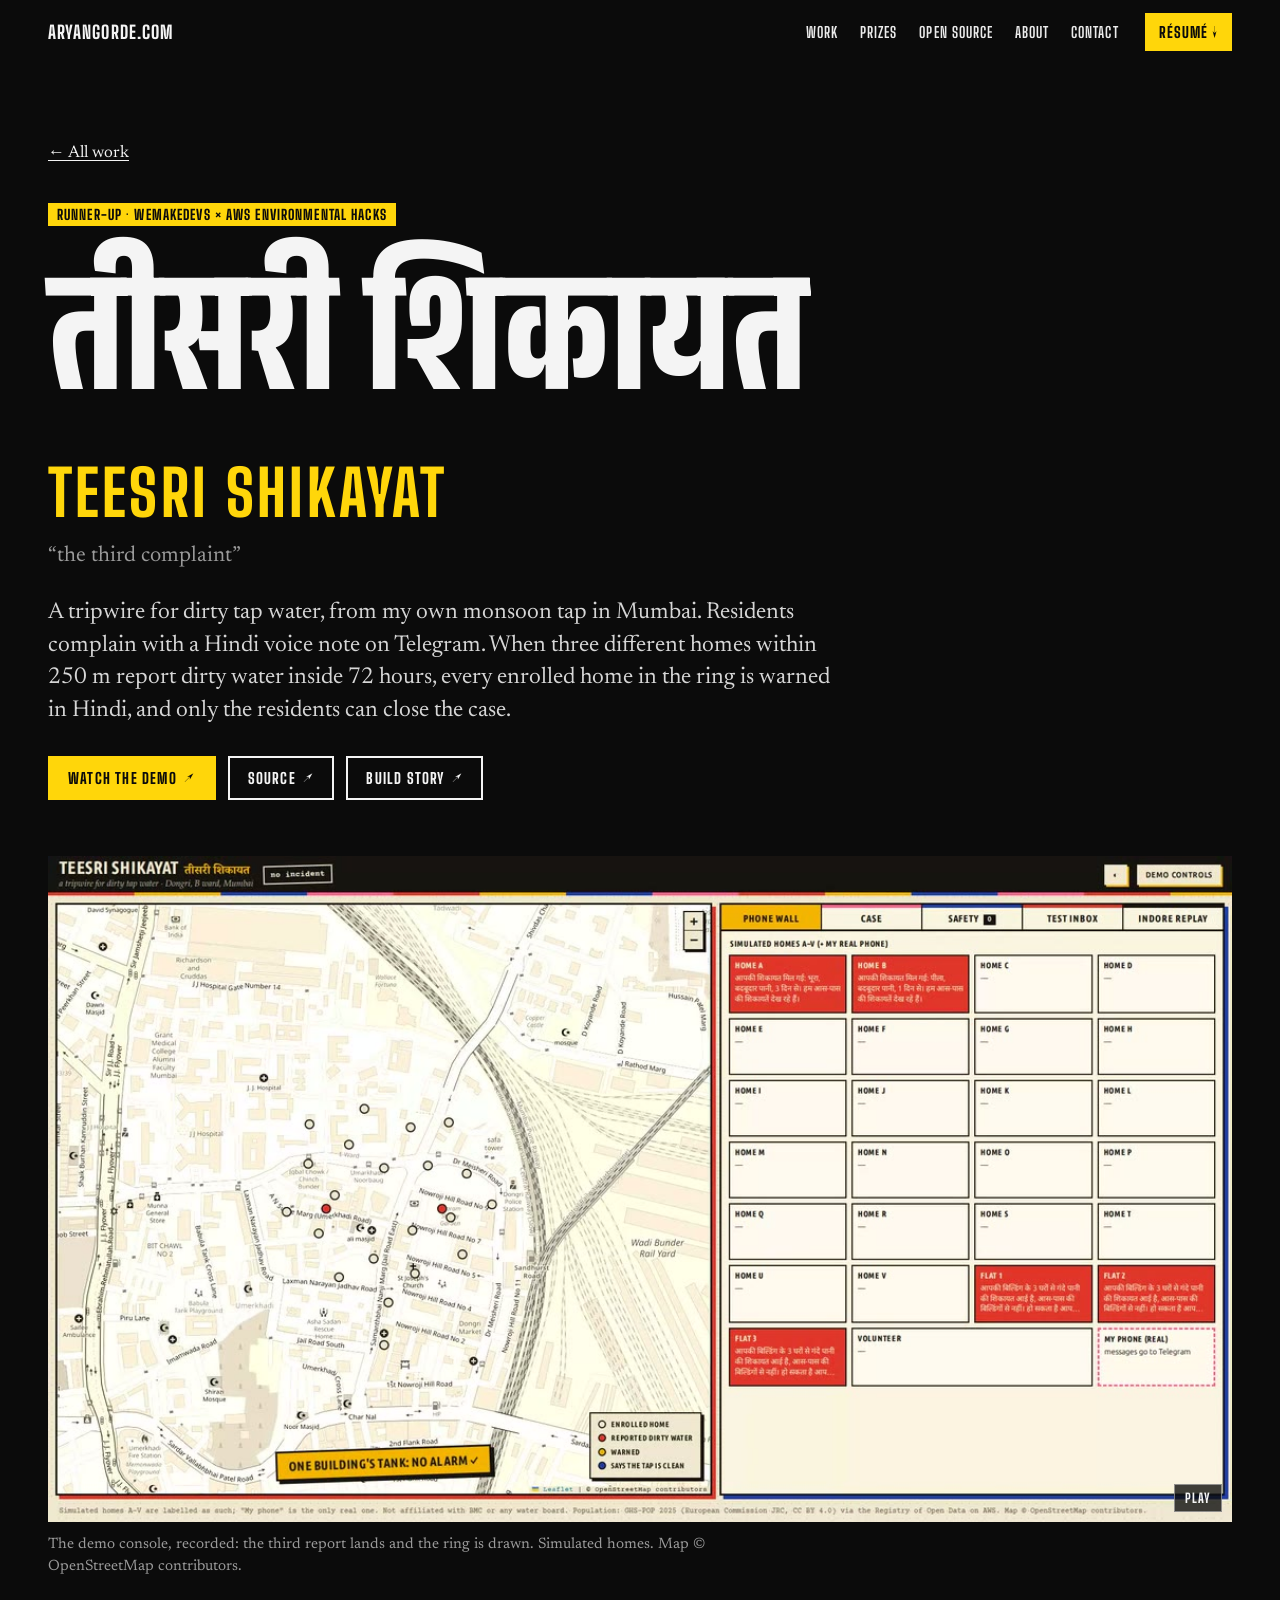
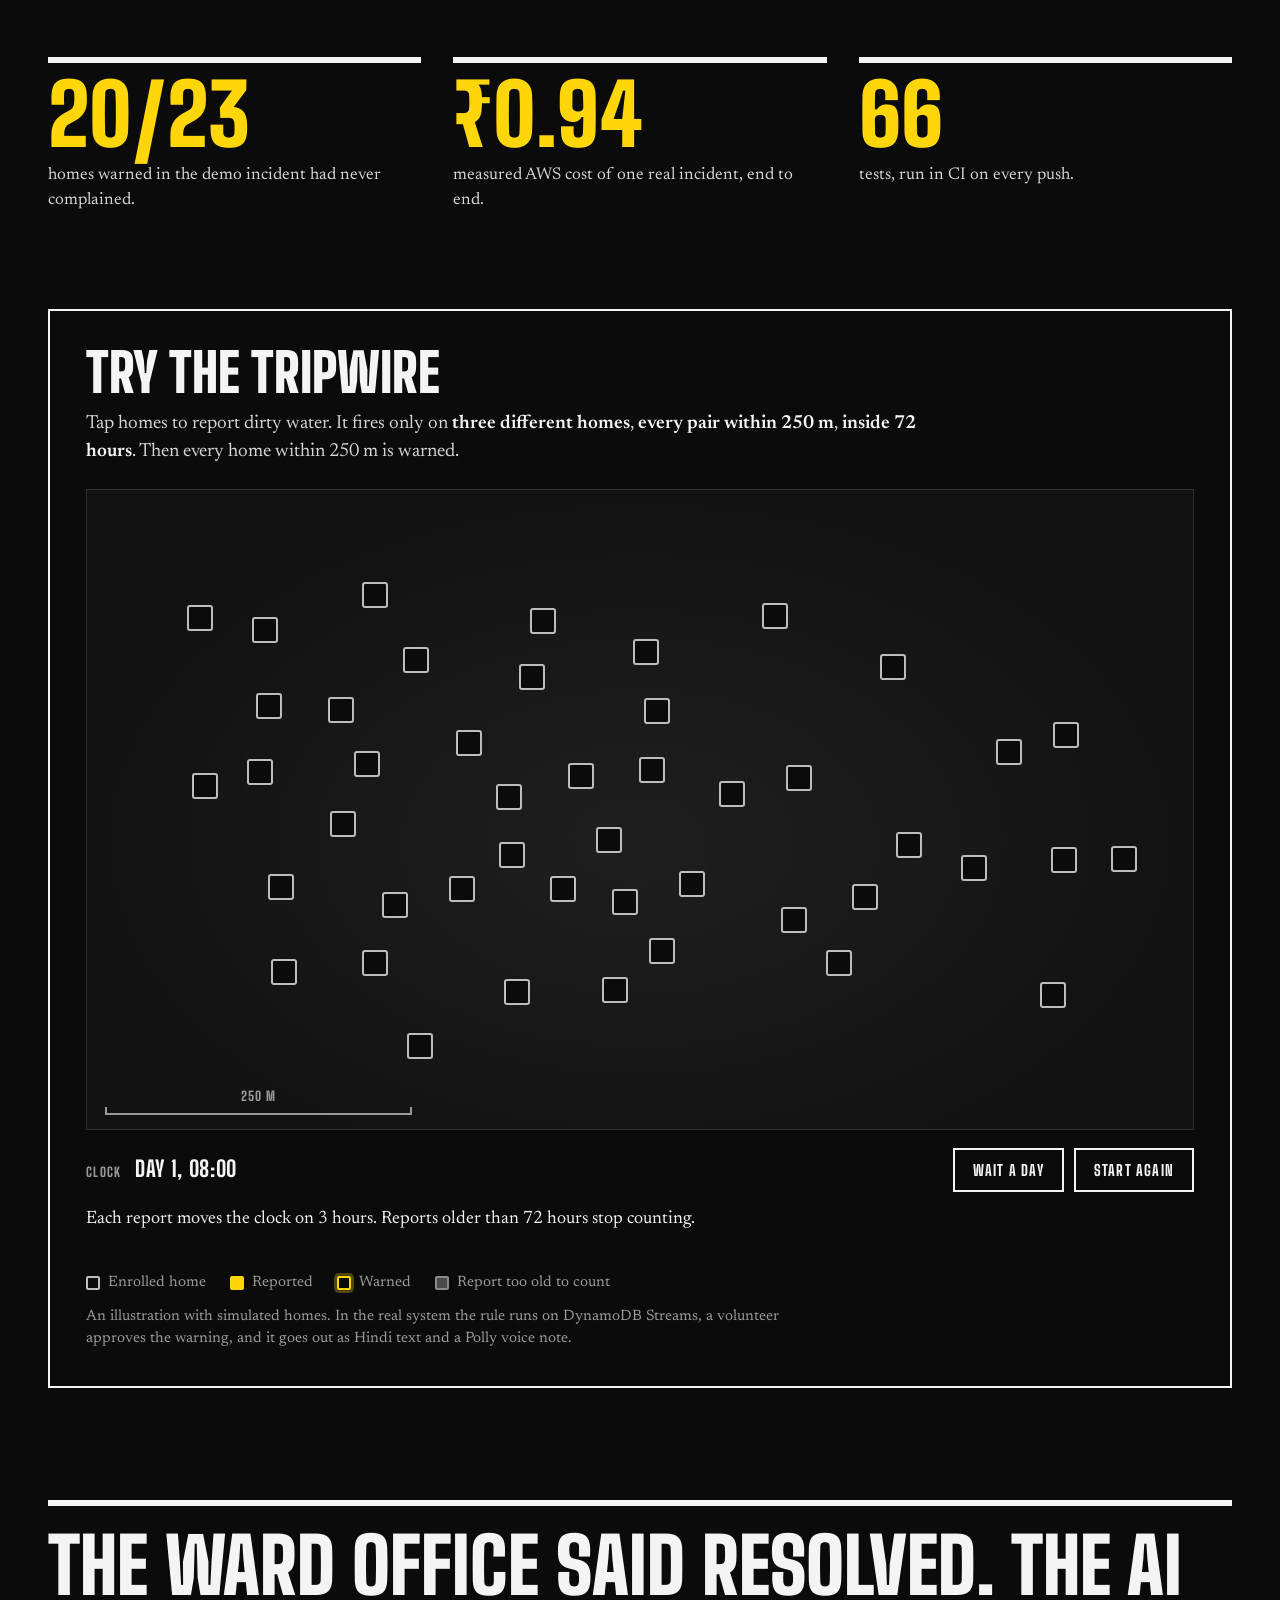
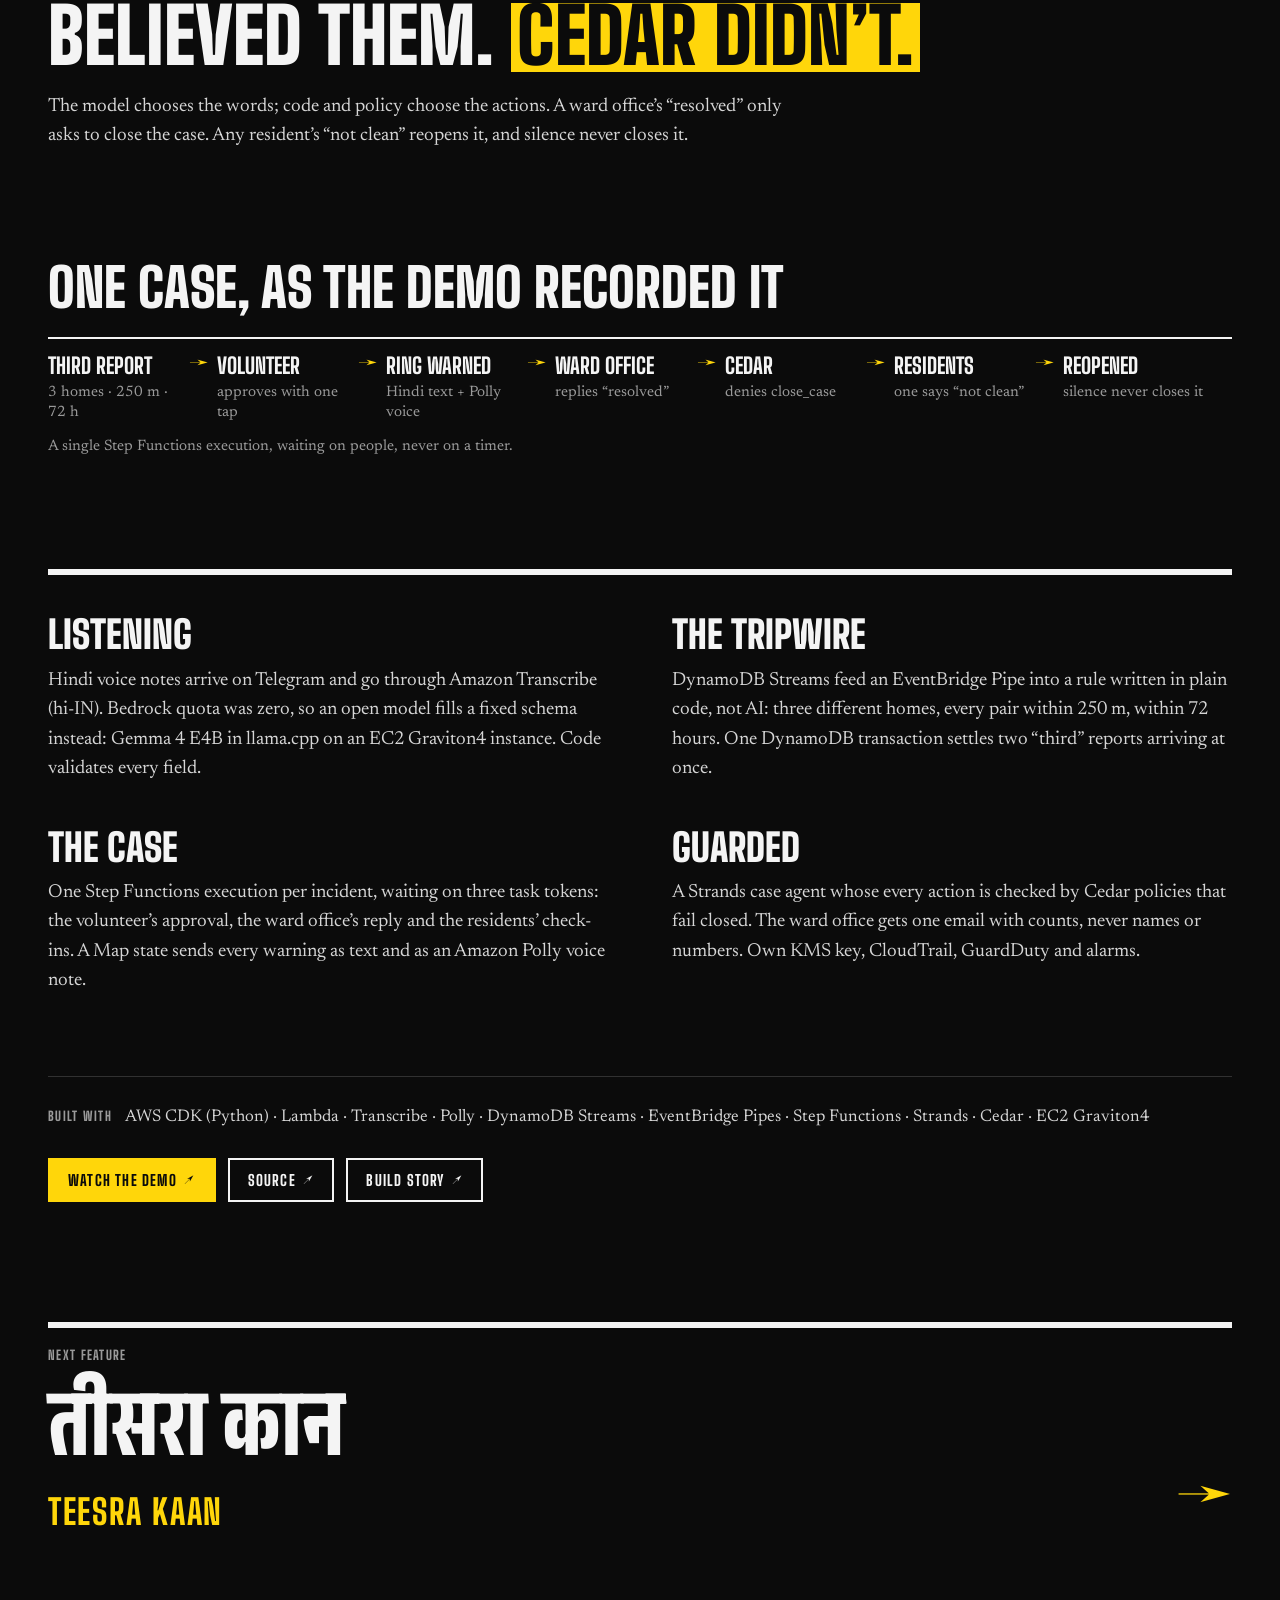
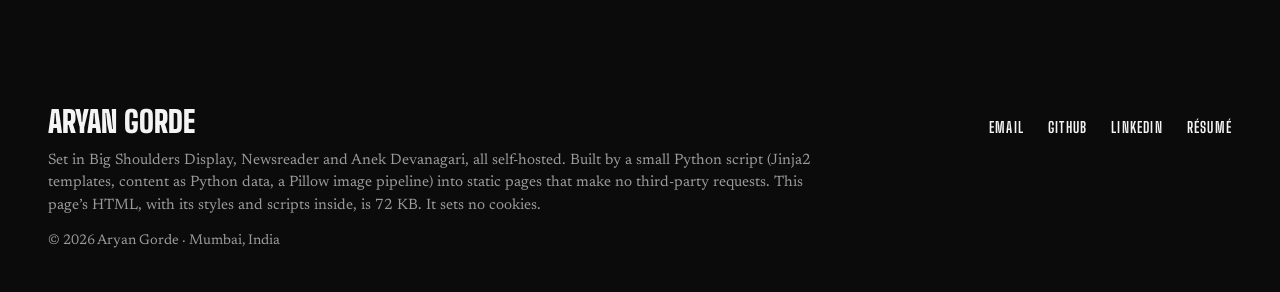
<file: teesri-shikayat/index.html>
<!DOCTYPE html>
<html lang="en">
<head>
<meta charset="UTF-8" />
<meta name="viewport" content="width=device-width, initial-scale=1.0" />
<title>Teesri Shikayat · Aryan Gorde</title>
<meta name="description" content="Three complaints, one warning. A dirty-water tripwire on AWS that only residents can switch off." />
<meta name="theme-color" content="#0b0b0b" />
<link rel="icon" href="data:image/svg+xml,%3Csvg xmlns='http://www.w3.org/2000/svg' viewBox='0 0 32 32'%3E%3Crect width='32' height='32' fill='%230b0b0b'/%3E%3Crect x='5' y='20' width='22' height='7' fill='%23ffd60a'/%3E%3Cpath d='M9 18 15 4h2l6 14h-4l-1-3h-4l-1 3z' fill='%23f4f4f4'/%3E%3C/svg%3E" />
<meta name="color-scheme" content="dark" />
<link rel="canonical" href="https://www.aryangorde.com/teesri-shikayat/" />

<meta property="og:type" content="article" />
<meta property="og:site_name" content="aryangorde.com" />
<meta property="og:title" content="Teesri Shikayat · Aryan Gorde" />
<meta property="og:description" content="Three complaints, one warning. A dirty-water tripwire on AWS that only residents can switch off." />
<meta property="og:url" content="https://www.aryangorde.com/teesri-shikayat/" />
<meta property="og:image" content="https://www.aryangorde.com/og/teesri-shikayat.jpg" />
<meta property="og:image:width" content="1200" />
<meta property="og:image:height" content="630" />
<meta property="og:image:alt" content="Teesri Shikayat, a build by Aryan Gorde" />
<meta name="twitter:card" content="summary_large_image" />

<link rel="preload" href="/fonts/big-shoulders-latin.woff2" as="font" type="font/woff2" crossorigin />
<link rel="preload" href="/fonts/newsreader-latin.woff2" as="font" type="font/woff2" crossorigin />
<link rel="preload" href="/fonts/anek-devanagari-names.woff2" as="font" type="font/woff2" crossorigin />

<!--
  GENERATED FILE. Built by build.py from build_src/; edits here are overwritten.
  Edit build_src/content.py (words), build_src/templates/ (markup),
  build_src/static/css/site.css (design) or build_src/static/js/site.js (behaviour),
  then run: python3 build.py
-->

<script>
(function (d) {
  var r = d.documentElement;
  r.classList.add("js");
  if (window.matchMedia && matchMedia("(prefers-reduced-motion: no-preference)").matches) r.classList.add("motion");
})(document);
</script>

<style>
@font-face {
  font-family: "Big Shoulders Display";
  src: url(/fonts/big-shoulders-latin.woff2) format("woff2");
  font-weight: 600 900;
  font-display: swap;
}
/* ₹ and arrows: not in the latin subset. */
@font-face {
  font-family: "Big Shoulders Display";
  src: url(/fonts/big-shoulders-symbols.woff2) format("woff2");
  font-weight: 600 900;
  unicode-range: U+20B9, U+2190-2193, U+2197, U+2212;
  font-display: swap;
}
@font-face {
  font-family: "Newsreader";
  src: url(/fonts/newsreader-latin.woff2) format("woff2");
  font-weight: 400 700;
  font-display: swap;
}
@font-face {
  font-family: "Newsreader";
  src: url(/fonts/newsreader-symbols.woff2) format("woff2");
  font-weight: 400 700;
  unicode-range: U+20B9, U+2190-2193, U+2197, U+2212;
  font-display: swap;
}
/* Only the letters of the project names (a Google Fonts text= subset, 3 KB). */
@font-face {
  font-family: "Anek Devanagari";
  src: url(/fonts/anek-devanagari-names.woff2) format("woff2");
  font-weight: 700;
  font-stretch: 75%;
  font-display: swap;
}

/* ==========================================================================
   aryangorde.com: the magazine.

   Black pages with white type, a cool white "paper" for the record (prizes,
   open source, changelog) and a yellow back cover. Headlines in Big Shoulders
   Display, text in Newsreader, the Hindi names in Anek Devanagari. One accent,
   the yellow: chips, the highlighter, numbers, and the button that matters.

   Colours a section uses come from the --c-* variables, which .paper and
   .contact flip, so a component works on any page colour without a variant.
   Every class used in the templates has to be defined here: build.py fails
   the build otherwise.
   ========================================================================== */

:root {
  --bg: #0b0b0b;
  --fg: #f4f4f4;
  --dim: #9a9a9a;
  --body: #d6d6d6;
  --hl: #ffd60a;
  --paper: #f4f4f4;
  --ink: #0b0b0b;

  --head: "Big Shoulders Display", Impact, "Arial Narrow", sans-serif;
  --text: "Newsreader", Georgia, "Times New Roman", serif;
  --hi: "Anek Devanagari", "Noto Sans Devanagari", sans-serif;
  --mono: ui-monospace, SFMono-Regular, Menlo, Consolas, "Liberation Mono", monospace;

  --max: 1320px;
  --gut: clamp(20px, 4vw, 48px);
  --nav-h: 64px;
  --rule: 6px;

  /* The colours of whatever page a component sits on. */
  --c-bg: var(--bg);
  --c-fg: var(--fg);
  --c-dim: var(--dim);
  --c-body: var(--body);
  --c-line: rgba(244, 244, 244, .16);
  --c-focus: var(--hl);
}

/* ---- base ----------------------------------------------------------------- */

*, *::before, *::after { box-sizing: border-box; }
* { margin: 0; }
ul, ol { padding: 0; list-style: none; }
[hidden] { display: none !important; }

html {
  background: var(--bg);
  color: var(--fg);
  scroll-padding-top: calc(var(--nav-h) + 16px);
  -webkit-text-size-adjust: 100%;
  text-size-adjust: 100%;
}
html.motion { scroll-behavior: smooth; }

body {
  font: 400 19px/1.5 var(--text);
  font-optical-sizing: auto;
  -webkit-font-smoothing: antialiased;
  -moz-osx-font-smoothing: grayscale;
  text-rendering: optimizeLegibility;
  overflow-x: hidden;
}

img, video, svg { display: block; max-width: 100%; }
img, video { height: auto; }
a { color: inherit; }
b, strong { font-weight: 600; }
button { font: inherit; color: inherit; }
table { border-collapse: collapse; }

code {
  font-family: var(--mono);
  font-size: .84em;
  padding: .08em .32em;
  background: color-mix(in srgb, var(--c-fg) 9%, transparent);
  border-radius: 2px;
}

/* The highlighter. */
mark {
  color: inherit;
  background: none;
  font-weight: 600;
  box-shadow: inset 0 -.34em 0 rgba(255, 214, 10, .6);
}

:focus-visible { outline: 3px solid var(--c-focus); outline-offset: 3px; }
main:focus { outline: none; }

::selection { background: var(--hl); color: var(--ink); }

.wrap {
  width: 100%;
  max-width: var(--max);
  margin-inline: auto;
  padding-inline: var(--gut);
}

.visually-hidden {
  position: absolute !important;
  width: 1px; height: 1px;
  padding: 0; margin: -1px;
  overflow: hidden; clip: rect(0 0 0 0);
  white-space: nowrap; border: 0;
}

.skip-link {
  position: absolute;
  left: 12px; top: -80px;
  z-index: 100;
  padding: 10px 14px 9px;
  background: var(--hl);
  color: var(--ink);
  font: 800 15px/1 var(--head);
  letter-spacing: .08em;
  text-transform: uppercase;
  text-decoration: none;
}
.skip-link:focus { top: 12px; }

/* ---- type pieces ------------------------------------------------------------ */

/* A label chip: yellow, set in the headline face. */
.chip {
  display: inline-block;
  padding: 5px 9px 4px;
  background: var(--hl);
  color: var(--ink);
  font: 800 14px/1 var(--head);
  letter-spacing: .08em;
  text-transform: uppercase;
}
.chip-ink { background: var(--ink); color: var(--hl); }

.chips { display: flex; flex-wrap: wrap; gap: 6px; }
.chips li {
  padding: 4px 8px 3px;
  border: 1px solid var(--c-line);
  font: 700 13px/1 var(--head);
  letter-spacing: .06em;
  text-transform: uppercase;
}

.label {
  font: 800 13px/1.2 var(--head);
  letter-spacing: .1em;
  text-transform: uppercase;
  color: var(--c-dim);
}

.arr { display: inline-block; font-weight: 400; transition: transform .15s ease; }

.text-link {
  color: inherit;
  text-decoration: underline;
  text-decoration-thickness: 1px;
  text-underline-offset: .2em;
}
.text-link:hover { text-decoration-thickness: 2px; text-decoration-color: var(--hl); }
.paper .text-link:hover, .contact .text-link:hover { text-decoration-color: currentColor; }

/* Captions under figures. */
.cap {
  margin-top: 12px;
  max-width: 48em;
  font-size: 15px;
  line-height: 1.45;
  color: var(--c-dim);
}
.cap-dark { color: var(--dim); }

/* What a project's name means, in its own words. */
.gloss { font-size: 19px; color: var(--c-dim); }

.teaser { margin-top: 14px; font-size: 19px; line-height: 1.45; color: var(--c-body); }

/* ---- buttons ---------------------------------------------------------------- */

.btn-row { display: flex; flex-wrap: wrap; gap: 12px; margin-top: 28px; }

.btn {
  display: inline-flex;
  align-items: center;
  gap: .5em;
  padding: 13px 18px 12px;
  border: 2px solid currentColor;
  background: transparent;
  color: inherit;
  font: 800 15px/1 var(--head);
  letter-spacing: .08em;
  text-transform: uppercase;
  text-decoration: none;
  cursor: pointer;
  transition: background-color .15s ease, color .15s ease, border-color .15s ease;
}
.btn:hover { background: var(--c-fg); border-color: var(--c-fg); color: var(--c-bg); }
.btn:hover .arr { transform: translateX(3px); }
.btn[disabled] { opacity: .4; cursor: not-allowed; }
.btn[disabled]:hover { background: transparent; color: inherit; border-color: currentColor; }

.btn-solid { background: var(--hl); border-color: var(--hl); color: var(--ink); }
.paper .btn-solid { border-color: var(--ink); }
.contact .btn-solid { background: var(--ink); border-color: var(--ink); color: var(--hl); }

.btn-ink { background: var(--ink); border-color: var(--ink); color: var(--fg); }
.btn-ink:hover { background: transparent; color: var(--ink); border-color: var(--ink); }

/* ---- nav ---------------------------------------------------------------------- */

.nav {
  position: fixed;
  inset: 0 0 auto;
  z-index: 50;
  transition: background-color .2s ease, border-color .2s ease;
  border-bottom: 1px solid transparent;
}
.nav.is-scrolled,
html:not(.js) .nav {
  background: rgba(11, 11, 11, .94);
  border-bottom-color: rgba(244, 244, 244, .1);
}
@supports (backdrop-filter: blur(8px)) {
  .nav.is-scrolled { background: rgba(11, 11, 11, .82); backdrop-filter: blur(10px); }
}

.nav-inner {
  display: flex;
  align-items: center;
  gap: 26px;
  max-width: var(--max);
  height: var(--nav-h);
  margin-inline: auto;
  padding-inline: var(--gut);
  font-family: var(--head);
  text-transform: uppercase;
}
.nav-site {
  font-weight: 800;
  font-size: 18px;
  letter-spacing: .06em;
  text-decoration: none;
}
.nav-links { display: flex; gap: 22px; margin-left: auto; }
.nav-links a {
  font-weight: 700;
  font-size: 15px;
  letter-spacing: .07em;
  color: #ececec;
  text-decoration: none;
}
.nav-links a:hover { color: var(--hl); }
.nav-cv {
  padding: 8px 14px 7px;
  background: var(--hl);
  color: var(--ink);
  font-weight: 800;
  font-size: 15px;
  letter-spacing: .07em;
  text-decoration: none;
}
.nav-cv:hover { background: var(--fg); }

/* ---- sections ------------------------------------------------------------------- */

.section { padding-block: clamp(72px, 10vw, 140px); }

.paper {
  --c-bg: var(--paper);
  --c-fg: var(--ink);
  --c-dim: #5a5a5a;
  --c-body: #1f1f1f;
  --c-line: rgba(11, 11, 11, .18);
  --c-focus: var(--ink);
  background: var(--c-bg);
  color: var(--c-fg);
}
/* Two paper sections in a row read as one spread. */
.paper + .paper { padding-top: 0; }

/* A department header: a heavy rule, the title, one line beside it. */
.sec-head {
  display: grid;
  grid-template-columns: auto minmax(0, 1fr);
  align-items: end;
  gap: 12px 40px;
  margin-bottom: clamp(40px, 6vw, 72px);
  padding-top: 18px;
  border-top: var(--rule) solid var(--c-fg);
}
.sec-title {
  font: 900 clamp(60px, 9vw, 128px)/.82 var(--head);
  letter-spacing: -.005em;
  text-transform: uppercase;
}
.sec-dek {
  justify-self: end;
  max-width: 26em;
  padding-bottom: 6px;
  font-size: 19px;
  line-height: 1.4;
  color: var(--c-dim);
  text-align: right;
}

.sub-head {
  margin-top: clamp(64px, 8vw, 96px);
  padding-top: 14px;
  border-top: 2px solid var(--c-fg);
  font: 900 clamp(32px, 3.4vw, 44px)/1 var(--head);
  text-transform: uppercase;
}

/* Figure titles on feature pages and in the demos. */
.fig-title {
  font: 900 clamp(34px, 4.2vw, 58px)/.95 var(--head);
  text-transform: uppercase;
}

/* A label/value list. */
.facts {
  display: flex;
  flex-wrap: wrap;
  margin-top: 24px;
  border-top: 1px solid var(--c-line);
  border-bottom: 1px solid var(--c-line);
}
.facts div { padding: 12px 32px 12px 0; }
.facts dt { font: 800 13px/1.2 var(--head); letter-spacing: .1em; text-transform: uppercase; color: var(--c-dim); }
.facts dd { margin-top: 4px; font-size: 17px; font-weight: 600; line-height: 1.3; }
.facts-dark {
  display: grid;
  grid-template-columns: repeat(2, minmax(0, 1fr));
  margin-top: 36px;
}
.facts-dark div { padding-right: 20px; border-bottom: 1px solid var(--c-line); }
.facts-dark div:nth-last-child(-n+2) { border-bottom: 0; }

/* ---- project names: Devanagari over the Latin ------------------------------------
   The size comes from the container's font-size, so one rule serves the cover
   story, the cards, the feature headline and the "next" link. */

.pname { display: block; }
.pname-hi {
  display: block;
  margin-bottom: -.1em;
  font: 700 .92em/1.32 var(--hi);
  font-stretch: 75%;
  letter-spacing: 0;
}
.pname-en {
  display: block;
  font: 900 1em/.86 var(--head);
  letter-spacing: -.005em;
  text-transform: uppercase;
}
.pname-hi + .pname-en {
  margin-top: .06em;
  font-size: .34em;
  font-weight: 800;
  line-height: 1;
  letter-spacing: .05em;
  color: var(--hl);
}

/* ---- the cover --------------------------------------------------------------------- */

.cover {
  position: relative;
  min-height: 100vh;
  min-height: 100svh;
  overflow: hidden;
  isolation: isolate;
}

.cover-photo {
  position: absolute;
  inset: 0 0 0 auto;
  width: 52%;
  z-index: -2;
  -webkit-mask-image: linear-gradient(90deg, transparent 0%, rgba(0, 0, 0, .6) 22%, #000 48%);
          mask-image: linear-gradient(90deg, transparent 0%, rgba(0, 0, 0, .6) 22%, #000 48%);
}
.cover-photo picture, .cover-photo img { width: 100%; height: 100%; }
.cover-photo img {
  object-fit: cover;
  object-position: center 22%;
  filter: contrast(1.06) saturate(1.08);
}
/* Fades the photo into the page at the bottom, and shades the top so the nav reads. */
.cover-fade {
  position: absolute;
  inset: 0 0 0 auto;
  width: 52%;
  z-index: -1;
  pointer-events: none;
  background:
    linear-gradient(0deg, var(--bg) 0%, rgba(11, 11, 11, 0) 38%),
    linear-gradient(180deg, rgba(11, 11, 11, .72) 0, rgba(11, 11, 11, 0) 150px);
}

.cover-body { padding-top: calc(var(--nav-h) + 18px); padding-bottom: 48px; }

.cover-name {
  font: 900 clamp(96px, 17.5vw, 268px)/.8 var(--head);
  letter-spacing: -.01em;
  text-transform: uppercase;
}
.cn-1, .cn-2 { display: block; }
.cn-2 { padding-left: .32em; }

.cover-lines {
  display: grid;
  grid-template-columns: repeat(3, minmax(0, 260px));
  gap: 36px;
  margin-top: 40px;
}
.cl { min-width: 0; }
.cl-link { display: block; text-decoration: none; }
.cl .chip { white-space: nowrap; }
.cl-head {
  display: block;
  margin-top: 12px;
  font: 800 34px/1 var(--head);
  letter-spacing: .01em;
  text-transform: uppercase;
  text-decoration: underline transparent 3px;
  text-underline-offset: .12em;
  transition: text-decoration-color .15s ease;
}
.cl-link:hover .cl-head { text-decoration-color: var(--hl); }
.cl-text { display: block; margin-top: 8px; font-size: 17px; line-height: 1.4; color: var(--body); }

.cover-deck { max-width: 30em; margin-top: 44px; font-size: 23px; line-height: 1.38; }
.cover-actions {
  display: flex;
  flex-wrap: wrap;
  align-items: center;
  gap: 16px 28px;
  margin-top: 30px;
  font-size: 18px;
}

/* ---- silent loops --------------------------------------------------------------------
   The poster is the picture until the video has frames to show. */

.loop {
  position: relative;
  aspect-ratio: 16 / 9;
  overflow: hidden;
  background: #161616;
}
.loop-poster, .loop-video {
  position: absolute;
  inset: 0;
  width: 100%;
  height: 100%;
  object-fit: cover;
}
.loop-video { opacity: 0; transition: opacity .3s ease; }
.loop.is-playing .loop-video { opacity: 1; }
.loop-btn {
  position: absolute;
  right: 10px;
  bottom: 10px;
  z-index: 3;
  padding: 7px 10px 6px;
  border: 1px solid rgba(244, 244, 244, .45);
  background: rgba(11, 11, 11, .78);
  color: var(--fg);
  font: 800 13px/1 var(--head);
  letter-spacing: .08em;
  text-transform: uppercase;
  cursor: pointer;
}
.loop-btn:hover { background: var(--fg); color: var(--ink); }

/* ---- work ----------------------------------------------------------------------------- */

.lead {
  display: grid;
  grid-template-columns: minmax(0, 1.4fr) minmax(0, 1fr);
  align-items: center;
  gap: 48px;
  padding-bottom: 64px;
  margin-bottom: 56px;
  border-bottom: 1px solid var(--c-line);
}
.lead-media, .lead-text, .prize-text, .log-body { min-width: 0; }
.lead-text h3 { margin-top: 16px; font-size: clamp(60px, 6.4vw, 92px); }
.lead-text .gloss { margin-top: 10px; }
.lead-fig { margin-top: 22px; font-size: 16px; line-height: 1.4; color: var(--c-dim); }
.lead-fig b {
  display: block;
  margin-bottom: 4px;
  font: 900 56px/1 var(--head);
  color: var(--hl);
}
.lead-text .btn { margin-top: 26px; }

.cards { display: grid; grid-template-columns: repeat(3, minmax(0, 1fr)); gap: 40px; }
.card article { position: relative; display: flex; flex-direction: column; height: 100%; }
.card-media { margin-bottom: 18px; }
.card h3 { font-size: 46px; }
.card-link { text-decoration: none; }
/* The whole card is the link; the loop's button sits above it. */
.card-link::after { content: ""; position: absolute; inset: 0; z-index: 1; }
.card-link:focus-visible { outline: none; }
.card-link:focus-visible::after { outline: 3px solid var(--c-focus); outline-offset: 6px; }
.card-kicker {
  margin-top: 10px;
  font: 700 13px/1.3 var(--head);
  letter-spacing: .08em;
  text-transform: uppercase;
  color: var(--c-dim);
}
.card .teaser { font-size: 18px; }
.card-more {
  margin-top: auto;
  padding-top: 16px;
  font: 800 14px/1 var(--head);
  letter-spacing: .08em;
  text-transform: uppercase;
  color: var(--hl);
}
.card:hover .card-more { text-decoration: underline; text-underline-offset: .2em; }
.card:hover .pname-en { text-decoration: underline; text-decoration-thickness: .06em; text-underline-offset: .1em; }

/* No public video: the headline number stands in for one. */
.card-stat {
  display: flex;
  flex-direction: column;
  justify-content: flex-end;
  aspect-ratio: 16 / 9;
  padding: 18px 20px;
  background: #161616;
  border-top: var(--rule) solid var(--hl);
}
.card-stat b { font: 900 clamp(64px, 6.6vw, 100px)/.85 var(--head); color: var(--hl); }
.card-stat span { margin-top: 10px; max-width: 26em; font-size: 15px; line-height: 1.35; color: var(--body); }

/* ---- prizes ------------------------------------------------------------------------------ */

.prize {
  display: grid;
  grid-template-columns: minmax(0, 1fr) minmax(0, 1fr);
  gap: 40px 56px;
  padding-block: 56px;
  border-top: 1px solid var(--c-line);
}
.prize:first-of-type { padding-top: 0; border-top: 0; }

.prize-rank { font: 900 clamp(68px, 8.4vw, 124px)/.84 var(--head); text-transform: uppercase; }
.prize-rank span { display: block; }
.prize-rank .rank-lead {
  display: inline-block;
  margin-bottom: .14em;
  padding: .06em .14em .02em;
  background: var(--hl);
  font-size: .42em;
  letter-spacing: .04em;
}
.prize-event {
  margin-top: 20px;
  font: 800 clamp(30px, 3.2vw, 44px)/1 var(--head);
  text-transform: uppercase;
}
.prize-org { margin-top: 10px; font-size: 16px; color: var(--c-dim); }
.prize-field { margin-top: 4px; font-size: 17px; }
.prize-build { margin-top: 20px; max-width: 36em; font-size: 18px; line-height: 1.5; color: var(--c-body); }
.prize-build b { color: var(--c-fg); }

/* The organisers' graphic, cropped to its header and Aryan's row. */
.proof { align-self: start; }
.proof-part { display: block; width: var(--w); max-width: 100%; }
.proof-part img { width: 100%; }
.proof-break {
  display: flex;
  align-items: center;
  gap: 8px;
  margin: 10px 0;
  color: var(--c-dim);
}
.proof-break::before, .proof-break::after { content: ""; flex: 1; border-top: 1px dashed currentColor; }
.proof-break svg { width: 28px; height: 14px; fill: none; stroke: currentColor; stroke-width: 1.5; }

/* ---- demos -------------------------------------------------------------------------------- */

.demo {
  padding: clamp(20px, 3vw, 36px);
  border: 2px solid var(--c-fg);
}
.demo-title { font: 900 clamp(26px, 2.6vw, 34px)/1 var(--head); text-transform: uppercase; }
.demo-intro { margin-top: 12px; max-width: 46em; font-size: 19px; line-height: 1.45; color: var(--c-body); }
.demo-intro b { color: var(--c-fg); }

/* The 64 KiB slider. */
.trunc { grid-column: 1 / -1; }
.trunc-label { display: block; margin-top: 16px; font-size: 18px; }
.trunc-label output { font-weight: 700; }

.trunc-range {
  -webkit-appearance: none;
  appearance: none;
  display: block;
  width: 100%;
  height: 32px;
  margin-top: 10px;
  background: transparent;
  cursor: pointer;
}
.trunc-range::-webkit-slider-runnable-track { height: 4px; background: var(--c-fg); }
.trunc-range::-moz-range-track { height: 4px; background: var(--c-fg); }
.trunc-range::-webkit-slider-thumb {
  -webkit-appearance: none;
  width: 26px; height: 26px;
  margin-top: -11px;
  background: var(--hl);
  border: 2px solid var(--ink);
}
.trunc-range::-moz-range-thumb {
  width: 22px; height: 22px;
  border-radius: 0;
  background: var(--hl);
  border: 2px solid var(--ink);
}
.trunc-range:focus-visible { outline-offset: 6px; }

.trunc-bar {
  position: relative;
  height: 44px;
  margin-top: 34px;
  background: color-mix(in srgb, var(--c-fg) 8%, transparent);
}
.tb-kept, .tb-lost { position: absolute; top: 0; bottom: 0; }
.tb-kept { left: 0; width: min(var(--p), var(--l)); background: var(--c-fg); }
.tb-lost {
  left: var(--l);
  width: max(0%, calc(var(--p) - var(--l)));
  background: repeating-linear-gradient(135deg, var(--ink) 0 2px, var(--hl) 2px 8px);
}
.tb-cut {
  position: absolute;
  left: var(--l);
  top: -26px;
  bottom: -6px;
  padding-left: 6px;
  border-left: 2px dashed var(--c-fg);
  font: 800 13px/1 var(--head);
  letter-spacing: .08em;
  text-transform: uppercase;
  white-space: nowrap;
}

.trunc-read {
  display: grid;
  grid-template-columns: repeat(3, minmax(0, 1fr));
  gap: 20px;
  margin-top: 24px;
}
.trunc-read div { padding-top: 10px; border-top: 1px solid var(--c-line); }
.trunc-read dt { font: 800 13px/1.2 var(--head); letter-spacing: .1em; text-transform: uppercase; color: var(--c-dim); }
.trunc-read dd { margin-top: 6px; font: 900 clamp(30px, 3.2vw, 44px)/1 var(--head); text-transform: uppercase; }
.trunc-verdict { margin-top: 18px; font-size: 21px; font-weight: 600; }

.dots { margin-top: 32px; }
.dot-grid { display: grid; grid-template-columns: repeat(36, minmax(0, 1fr)); gap: 3px; max-width: 760px; }
.dot-grid i { aspect-ratio: 1; border: 1px solid var(--c-fg); }
.dot-grid .on { background: var(--c-fg); }
.dots .cap b { color: var(--c-fg); }

/* The tripwire map. */
.trip { margin-top: clamp(64px, 8vw, 96px); }
.trip-map {
  --hs: 26px;
  position: relative;
  aspect-ratio: var(--mw) / var(--mh);
  margin-top: 24px;
  overflow: hidden;
  background:
    radial-gradient(ellipse at 50% 55%, rgba(244, 244, 244, .06), transparent 70%),
    #121212;
  border: 1px solid rgba(244, 244, 244, .14);
}
.home {
  position: absolute;
  left: var(--x);
  top: var(--y);
  width: var(--hs);
  height: var(--hs);
  margin: calc(var(--hs) / -2) 0 0 calc(var(--hs) / -2);
  padding: 0;
  border: 2px solid #bdbdbd;
  border-radius: 3px;
  background: var(--bg);
  cursor: pointer;
  transition: background-color .15s ease, border-color .15s ease, box-shadow .15s ease;
}
.home:disabled { cursor: default; }
.home:not(:disabled):hover { border-color: var(--hl); }
.home:focus-visible { outline: 3px solid var(--fg); outline-offset: 2px; }
.home.is-warned { border-color: var(--hl); box-shadow: 0 0 0 4px rgba(255, 214, 10, .28); }
.home.is-reported { background: var(--hl); border-color: var(--hl); }
.home.is-old { background: #4a4a4a; border-color: #8a8a8a; box-shadow: none; }

/* The 250 m ring, sized as a share of the plot so it scales with it. */
.trip-ring {
  position: absolute;
  left: var(--x, 50%);
  top: var(--y, 50%);
  width: calc(100% * 500 / var(--mw));
  aspect-ratio: 1;
  border: 2px dashed var(--hl);
  border-radius: 50%;
  background: rgba(255, 214, 10, .1);
  transform: translate(-50%, -50%) scale(.6);
  opacity: 0;
  pointer-events: none;
  transition: opacity .3s ease, transform .4s ease;
}
.trip-ring.is-on { opacity: 1; transform: translate(-50%, -50%) scale(1); }

.trip-scale {
  position: absolute;
  left: 18px;
  bottom: 14px;
  width: calc(100% * 250 / var(--mw));
  height: 8px;
  border: 2px solid var(--dim);
  border-top: 0;
  pointer-events: none;
}
.trip-scale span {
  position: absolute;
  left: 0; right: 0;
  bottom: 10px;
  font: 800 13px/1 var(--head);
  letter-spacing: .08em;
  text-transform: uppercase;
  color: var(--dim);
  text-align: center;
}

.trip-bar {
  display: flex;
  flex-wrap: wrap;
  align-items: center;
  justify-content: space-between;
  gap: 12px 24px;
  margin-top: 18px;
}
.trip-clock { font: 800 22px/1 var(--head); text-transform: uppercase; letter-spacing: .03em; }
.trip-clock .label { margin-right: 8px; }
.trip-btns { display: flex; flex-wrap: wrap; gap: 10px; }
.trip-status { min-height: 2.9em; margin-top: 14px; font-size: 18px; line-height: 1.45; }
.trip-status b { color: var(--hl); }
.trip-key {
  display: flex;
  flex-wrap: wrap;
  gap: 8px 24px;
  margin-top: 14px;
  font-size: 15px;
  color: var(--dim);
}
.trip-key li { display: flex; align-items: center; gap: 8px; }
.trip-key i { width: 14px; height: 14px; border: 2px solid #bdbdbd; border-radius: 2px; background: var(--bg); }
.trip-key .k-rep { background: var(--hl); border-color: var(--hl); }
.trip-key .k-warn { border-color: var(--hl); box-shadow: 0 0 0 3px rgba(255, 214, 10, .28); }
.trip-key .k-old { background: #4a4a4a; border-color: #8a8a8a; }
.k-home { border-color: #bdbdbd; }

/* ---- open source ----------------------------------------------------------------------------- */

.prs { display: grid; grid-template-columns: repeat(2, minmax(0, 1fr)); gap: 40px; }
.pr {
  display: flex;
  flex-direction: column;
  align-items: flex-start;
  padding-top: 20px;
  border-top: var(--rule) solid var(--c-fg);
}
.pr-name { margin-top: 16px; font: 900 clamp(44px, 4.6vw, 64px)/.9 var(--head); text-transform: uppercase; }
.pr-num { color: var(--c-dim); }
.pr-title { margin-top: 12px; font-size: 17px; }
.pr-summary { margin-top: 14px; font-size: 18px; line-height: 1.5; color: var(--c-body); }
.pr .facts { align-self: stretch; }
.pr .btn { margin-top: 24px; }

.entries { width: 100%; margin-top: 24px; font-size: 17px; }
.entries th {
  padding: 0 20px 10px 0;
  border-bottom: 2px solid var(--c-fg);
  font: 800 13px/1.2 var(--head);
  letter-spacing: .1em;
  text-transform: uppercase;
  text-align: left;
  color: var(--c-dim);
}
.entries td { padding: 16px 20px 16px 0; border-bottom: 1px solid var(--c-line); vertical-align: top; line-height: 1.4; }
.ent-when { font: 800 15px/1.4 var(--head); letter-spacing: .06em; text-transform: uppercase; white-space: nowrap; }
.ent-event b, .ent-event span { display: block; }
.ent-event span { font-size: 15px; color: var(--c-dim); }
.ent-build { color: var(--c-body); }
.ent-build b { color: var(--c-fg); }
.ent-out { font-size: 15px; white-space: nowrap; }

/* ---- about ------------------------------------------------------------------------------------ */

.about { display: grid; grid-template-columns: minmax(0, 1fr) minmax(0, 1.3fr); gap: 40px 64px; }
.about-lede { font: 500 clamp(32px, 3.6vw, 52px)/1.12 var(--text); letter-spacing: -.01em; }
.about-body p { font-size: 20px; line-height: 1.55; color: var(--c-body); }
.about-body p + p { margin-top: 1em; }

.figs {
  display: grid;
  grid-template-columns: repeat(4, minmax(0, 1fr));
  gap: 24px;
  margin-top: clamp(56px, 7vw, 88px);
}
.figs li { padding-top: 16px; border-top: var(--rule) solid var(--c-fg); }
.figs b { display: block; font: 900 clamp(72px, 9vw, 136px)/.84 var(--head); color: var(--hl); }
.figs span { display: block; margin-top: 10px; font-size: 17px; line-height: 1.35; color: var(--c-dim); }

/* ---- stack -------------------------------------------------------------------------------------- */

.layers { border-top: 1px solid var(--c-line); }
.layer {
  display: grid;
  grid-template-columns: 200px minmax(0, 1fr) minmax(0, 1.5fr);
  align-items: baseline;
  gap: 8px 32px;
  padding-block: 20px;
  border-bottom: 1px solid var(--c-line);
}
.layer-name { font: 800 30px/1 var(--head); text-transform: uppercase; }
.layer-note { font-size: 17px; color: var(--c-dim); }
.layer-items { font-size: 18px; color: var(--c-body); }
.langs { margin-top: 28px; font-size: 18px; }
.langs .label { margin-right: 10px; }

/* ---- changelog (paper) ----------------------------------------------------------------------------- */

.log-grid { display: grid; grid-template-columns: minmax(0, 1fr) 340px; gap: 64px; align-items: start; }
.log { border-top: 2px solid var(--c-fg); }
.log-row {
  display: grid;
  grid-template-columns: 150px minmax(0, 1fr);
  gap: 8px 28px;
  padding-block: 28px;
  border-bottom: 1px solid var(--c-line);
}
.log-date { padding-top: 6px; font: 800 17px/1.2 var(--head); letter-spacing: .06em; text-transform: uppercase; }
.log-name { font: 900 clamp(30px, 3vw, 40px)/1 var(--head); text-transform: uppercase; }
.log-hi { font: 700 .9em/1.2 var(--hi); font-stretch: 75%; margin-right: .18em; }
.log-name .chip { margin-left: 6px; white-space: nowrap; font-size: 14px; vertical-align: .3em; }
.log-ctx { margin-top: 8px; font-size: 15px; color: var(--c-dim); }
.log-detail { margin-top: 10px; max-width: 40em; font-size: 18px; line-height: 1.5; color: var(--c-body); }
.log-tech { margin-top: 10px; font: 700 14px/1.4 var(--head); letter-spacing: .06em; text-transform: uppercase; color: var(--c-dim); }
.log-links { display: flex; flex-wrap: wrap; gap: 6px 22px; margin-top: 12px; font-size: 16px; }

.log-side { position: sticky; top: calc(var(--nav-h) + 32px); }
.side-block { padding-top: 16px; border-top: var(--rule) solid var(--c-fg); }
.side-block + .side-block { margin-top: 48px; }
.side-head { font: 900 30px/1 var(--head); text-transform: uppercase; }
.side-strong { margin-top: 14px; font-size: 18px; font-weight: 600; }
.side-block p { font-size: 17px; }
.side-dim { margin-top: 2px; font-size: 15px !important; color: var(--c-dim); }
.side-text { margin-top: 10px; line-height: 1.45; color: var(--c-body); }
.certs { margin-top: 12px; }
.certs li { padding-block: 10px; border-bottom: 1px solid var(--c-line); }
.certs b { display: block; font-size: 16px; line-height: 1.35; }
.certs span { display: block; margin-top: 2px; font-size: 14px; color: var(--c-dim); }

/* ---- contact: the yellow back cover ------------------------------------------------------------------ */

.contact {
  --c-bg: var(--hl);
  --c-fg: var(--ink);
  --c-dim: #4d4300;
  --c-body: #1a1700;
  --c-line: rgba(11, 11, 11, .3);
  --c-focus: var(--ink);
  background: var(--c-bg);
  color: var(--c-fg);
}
.contact-head {
  max-width: 11em;
  font: 900 clamp(64px, 10vw, 164px)/.84 var(--head);
  letter-spacing: -.005em;
  text-transform: uppercase;
}
/* Inverted words. The black band covers the capitals only (not the font's
   whole ascent), so it never reaches into the line above. */
.ul {
  padding: 0 .06em;
  background: linear-gradient(var(--ink), var(--ink)) 0 58% / 100% .9em no-repeat;
  color: var(--hl);
  -webkit-box-decoration-break: clone;
          box-decoration-break: clone;
}
.contact-grid {
  display: grid;
  grid-template-columns: minmax(0, 1.2fr) minmax(0, 1fr);
  gap: 48px 72px;
  margin-top: clamp(40px, 6vw, 72px);
}
.contact-body { max-width: 34em; font-size: 20px; line-height: 1.5; color: var(--c-body); }
.mail-row { display: flex; flex-wrap: wrap; align-items: center; gap: 14px 18px; margin-top: 30px; }
.mail {
  font: 800 clamp(26px, 3vw, 40px)/1.1 var(--head);
  letter-spacing: .01em;
  text-decoration: underline;
  text-decoration-thickness: 3px;
  text-underline-offset: .14em;
  overflow-wrap: anywhere;
}
.mail:hover { text-decoration-thickness: 5px; }
.copy-status { min-height: 1.5em; margin-top: 10px; font-size: 16px; font-weight: 600; }

.contact-links { border-top: 2px solid var(--c-fg); }
.contact-links a {
  display: grid;
  grid-template-columns: minmax(0, 1fr) auto;
  align-items: center;
  column-gap: 16px;
  padding-block: 18px;
  border-bottom: 1px solid var(--c-line);
  text-decoration: none;
}
.contact-links b { font: 900 36px/1 var(--head); text-transform: uppercase; }
.contact-links span:not(.arr) { grid-row: 2; font-size: 16px; color: var(--c-dim); }
.contact-links .arr { grid-column: 2; grid-row: 1 / 3; font-size: 30px; }
.contact-links a:hover b { text-decoration: underline; text-decoration-thickness: 3px; text-underline-offset: .1em; }
.contact-links a:hover .arr { transform: translateX(4px); }

/* ---- footer ---------------------------------------------------------------------------------------- */

.footer { padding-block: 48px 40px; }
.foot-grid {
  display: grid;
  grid-template-columns: minmax(0, 1fr) auto;
  align-items: baseline;
  gap: 14px 32px;
}
.foot-name { font: 900 30px/1 var(--head); text-transform: uppercase; }
.foot-links { display: flex; flex-wrap: wrap; gap: 8px 24px; font: 700 15px/1 var(--head); letter-spacing: .08em; text-transform: uppercase; }
.foot-links a { text-decoration: none; }
.foot-links a:hover { color: var(--hl); }
.colophon { grid-column: 1 / -1; max-width: 52em; font-size: 15px; line-height: 1.5; color: var(--dim); }
.foot-copy { grid-column: 1 / -1; font-size: 14px; color: var(--dim); }

/* ---- feature pages ---------------------------------------------------------------------------------- */

.feature { padding-bottom: clamp(80px, 10vw, 140px); }
.f-head { padding: calc(var(--nav-h) + clamp(40px, 6vw, 80px)) 0 48px; }
.f-back { margin-bottom: 36px; font-size: 17px; }
.f-title { margin-top: 18px; font-size: clamp(84px, 14.5vw, 220px); }
.f-head .gloss { margin-top: 16px; font-size: 22px; }
.f-dek { max-width: 34em; margin-top: 24px; font-size: clamp(20px, 1.8vw, 24px); line-height: 1.42; color: var(--c-body); }

.f-video { margin-top: 8px; }

.f-figs {
  display: grid;
  grid-template-columns: repeat(3, minmax(0, 1fr));
  gap: 32px;
  margin-top: clamp(56px, 7vw, 80px);
}
.f-figs li { padding-top: 16px; border-top: var(--rule) solid var(--c-fg); }
.f-figs b { display: block; font: 900 clamp(56px, 6.6vw, 100px)/.86 var(--head); color: var(--hl); }
.f-figs span { display: block; margin-top: 12px; font-size: 17px; line-height: 1.45; color: var(--c-body); }

.f-quote { margin-top: clamp(72px, 9vw, 112px); padding-top: 24px; border-top: var(--rule) solid var(--c-fg); }
.f-quote p { font: 900 clamp(44px, 6vw, 92px)/.92 var(--head); text-transform: uppercase; }
.f-quote mark {
  padding: 0 .08em;
  background: linear-gradient(var(--hl), var(--hl)) 0 58% / 100% .9em no-repeat;
  color: var(--ink);
  box-shadow: none;
  font-weight: inherit;
  -webkit-box-decoration-break: clone;
          box-decoration-break: clone;
}
.f-quote footer { max-width: 40em; margin-top: 22px; font-size: 19px; line-height: 1.5; color: var(--c-body); }

/* A process, left to right. */
.flow { margin-top: clamp(72px, 9vw, 112px); }
.flow-steps {
  display: grid;
  grid-template-columns: repeat(auto-fit, minmax(140px, 1fr));
  margin-top: 24px;
  border-top: 2px solid var(--c-fg);
}
.flow-steps li { position: relative; padding: 16px 28px 0 0; }
.flow-steps li:not(:last-child)::after {
  content: "→";
  position: absolute;
  right: 8px;
  top: 14px;
  font: 800 22px/1 var(--head);
  color: var(--hl);
}
.flow-steps b { display: block; font: 800 22px/1 var(--head); text-transform: uppercase; }
.flow-steps span { display: block; margin-top: 6px; font-size: 15px; line-height: 1.35; color: var(--c-dim); }

/* One call, drawn to scale (wide screens); a list below 1100px. */
.tl { margin-top: clamp(72px, 9vw, 112px); }
.tl-plot { --ax: 236px; position: relative; height: 410px; margin-top: 28px; }
.tl-axis { position: absolute; left: 0; right: 0; top: var(--ax); border-top: 2px solid var(--c-fg); }
.tl-tick {
  position: absolute;
  left: calc(var(--t) / var(--span) * 100%);
  top: -26px;
  transform: translateX(-50%);
  font: 700 13px/1 var(--head);
  letter-spacing: .06em;
  color: var(--c-dim);
  white-space: nowrap;
}
.tl-tick::after {
  content: "";
  position: absolute;
  left: 50%;
  top: 20px;
  height: 10px;
  border-left: 1px solid var(--c-dim);
}
.tl-ev {
  --gap: 24px;
  position: absolute;
  left: calc(var(--t) / var(--span) * 100%);
  width: max-content;
  max-width: min(220px, 22%);
  padding-left: 12px;
  background: var(--c-bg);
}
.tl-caller { bottom: calc(100% - var(--ax) + var(--gap)); }
.tl-caller.tl-row-1 { --gap: 24px; }
.tl-caller.tl-row-2 { --gap: 124px; }
.tl-tk { --gap: 48px; top: calc(var(--ax) + var(--gap)); }
/* The stem to the axis and the mark on it. */
.tl-ev::before, .tl-ev::after { content: ""; position: absolute; left: 0; }
.tl-ev::before { width: 2px; background: var(--c-dim); }
.tl-caller::before { top: 0; height: calc(100% + var(--gap)); }
.tl-tk::before { bottom: 0; height: calc(100% + var(--gap)); }
.tl-ev::after { width: 12px; height: 12px; margin-left: -5px; background: var(--c-fg); }
.tl-caller::after { top: calc(100% + var(--gap) - 6px); }
.tl-tk::after { bottom: calc(100% + var(--gap) - 6px); }
.tl-amber::after { background: var(--bg); border: 2px solid var(--hl); }
.tl-red::after { background: var(--hl); }
.tl-amber::before, .tl-red::before { background: var(--hl); }
.tl-flip { left: auto; right: calc(100% - var(--t) / var(--span) * 100%); padding: 0 12px 0 0; text-align: right; }
.tl-flip::before, .tl-flip::after { left: auto; right: 0; }
.tl-flip::after { margin: 0 -5px 0 0; }
.tl-time { display: block; font: 800 14px/1.2 var(--head); letter-spacing: .07em; text-transform: uppercase; color: var(--c-dim); }
.tl-amber .tl-time, .tl-red .tl-time { color: var(--hl); }
.tl-what { display: block; margin-top: 4px; font-size: 16px; line-height: 1.35; }
/* The caller says the line that was shown in advance. */
.tl-hit .tl-what { font-weight: 600; }
.tl-note { display: block; margin-top: 4px; font-size: 14px; line-height: 1.3; color: var(--c-dim); }
.tl-dim {
  position: absolute;
  left: calc(var(--a) / var(--span) * 100%);
  width: calc((var(--b) - var(--a)) / var(--span) * 100%);
  top: calc(var(--ax) + 10px);
  height: 12px;
  border: 1px solid var(--hl);
  border-top: 0;
}
.tl-dim span {
  position: absolute;
  left: 50%;
  top: 4px;
  transform: translateX(-50%);
  padding: 0 6px;
  background: var(--c-bg);
  font: 800 13px/1 var(--head);
  letter-spacing: .07em;
  text-transform: uppercase;
  color: var(--hl);
  white-space: nowrap;
}

/* A chain of citations, scored. */
.chain { margin-top: clamp(72px, 9vw, 112px); }
.ch-row { display: grid; grid-template-columns: repeat(7, minmax(0, 1fr)); align-items: stretch; margin-top: 28px; }
.ch-node {
  padding: 14px 14px 16px;
  border: 2px solid var(--c-fg);
}
.ch-node b { display: block; font: 800 20px/1.05 var(--head); text-transform: uppercase; }
.ch-risk { display: block; margin-top: 6px; font-size: 15px; color: var(--c-dim); }
.ch-verdict {
  display: inline-block;
  margin-top: 10px;
  padding: 4px 8px 3px;
  background: var(--hl);
  color: var(--ink);
  font: 800 13px/1 var(--head);
  letter-spacing: .07em;
  text-transform: uppercase;
}
.ch-root { background: var(--c-fg); color: var(--c-bg); }
.ch-root .ch-risk { color: inherit; opacity: .7; }
.ch-end { border-color: var(--hl); }
.ch-ghost { border-style: dashed; opacity: .6; }
.ch-weak { border-color: var(--c-dim); }
.ch-weak .ch-verdict { background: transparent; color: var(--c-dim); border: 1px solid var(--c-dim); }
.ch-link {
  display: flex;
  flex-direction: column;
  justify-content: center;
  align-items: center;
  gap: 4px;
  padding: 8px 10px;
  text-align: center;
}
.ch-link::after { content: "→"; font: 800 24px/1 var(--head); color: var(--hl); }
.ch-cls { font-size: 15px; line-height: 1.3; }
.ch-cls b { color: var(--hl); white-space: nowrap; }
.ch-why { font-size: 13px; line-height: 1.3; color: var(--c-dim); }
.ch-from { margin-top: 32px; font-size: 16px; color: var(--c-dim); }
.ch-branch { margin-top: 10px; }
.ch-branch > :first-child { grid-column: 3; }
.ch-rule { max-width: 44em; margin-top: 22px; font-size: 17px; line-height: 1.45; color: var(--c-body); }

.f-body {
  display: grid;
  grid-template-columns: repeat(2, minmax(0, 1fr));
  gap: 44px 64px;
  margin-top: clamp(72px, 9vw, 112px);
  padding-top: 40px;
  border-top: var(--rule) solid var(--c-fg);
}
.f-sec h2 { font: 900 clamp(30px, 3vw, 40px)/1 var(--head); text-transform: uppercase; }
.f-sec p { margin-top: 12px; font-size: 19px; line-height: 1.55; color: var(--c-body); }

.f-foot { margin-top: clamp(56px, 7vw, 80px); padding-top: 28px; border-top: 1px solid var(--c-line); }
.f-tech { font-size: 17px; color: var(--c-body); }
.f-tech .label { margin-right: 10px; }

.next {
  position: relative;
  display: block;
  margin-top: clamp(80px, 10vw, 120px);
  padding: 20px 80px 0 0;
  border-top: var(--rule) solid var(--c-fg);
  text-decoration: none;
}
.next .label { display: block; margin-bottom: 14px; }
.next .pname { font-size: clamp(56px, 8vw, 120px); }
.next > .arr { position: absolute; right: 0; bottom: 0; font: 900 64px/1 var(--head); color: var(--hl); }
.next:hover .pname-en { text-decoration: underline; text-decoration-thickness: .05em; text-underline-offset: .1em; }
.next:hover > .arr { transform: translateX(6px); }

/* ---- 404 ---------------------------------------------------------------------------------------------- */

.nf { min-height: 80vh; padding: calc(var(--nav-h) + clamp(64px, 10vw, 140px)) 0 96px; }
.nf-title { margin-top: 18px; font: 900 clamp(80px, 13vw, 200px)/.84 var(--head); text-transform: uppercase; }

/* ---- responsive ----------------------------------------------------------------------------------------- */

@media (max-width: 1099px) {
  /* The timeline becomes a list, in order. */
  .tl-plot { height: auto; }
  .tl-events { display: grid; gap: 6px; }
  .tl-axis, .tl-dim { display: none; }
  .tl-ev, .tl-flip {
    position: static;
    width: auto;
    max-width: none;
    padding: 12px 0 12px 18px;
    text-align: left;
    border-left: 2px solid var(--c-line);
  }
  .tl-tk { margin-left: 28px; }
  .tl-amber, .tl-red { border-left-color: var(--hl); }
  .tl-ev::before, .tl-ev::after { display: none; }

  /* The chain runs top to bottom. */
  .ch-row { display: flex; flex-direction: column; max-width: 420px; }
  .ch-link { flex-direction: row; justify-content: flex-start; gap: 12px; padding: 10px 0 10px 18px; text-align: left; }
  .ch-link::after { content: "↓"; order: -1; }
  .ch-branch > :first-child { grid-column: auto; }

  .log-grid { grid-template-columns: minmax(0, 1fr); }
  .log-side { position: static; display: grid; grid-template-columns: repeat(2, minmax(0, 1fr)); gap: 40px; }
  .side-block + .side-block { margin-top: 0; }
}

@media (max-width: 899px) {
  .nav-links { display: none; }
  .nav-cv { margin-left: auto; }

  .cover { min-height: 0; }
  .cover-photo {
    position: relative;
    inset: auto;
    width: auto;
    height: 440px;
    z-index: -2;
    -webkit-mask-image: linear-gradient(0deg, transparent 0%, #000 45%);
            mask-image: linear-gradient(0deg, transparent 0%, #000 45%);
  }
  .cover-photo::before {
    content: "";
    position: absolute;
    inset: 0 0 auto;
    height: 130px;
    z-index: 1;
    background: linear-gradient(180deg, rgba(11, 11, 11, .7), rgba(11, 11, 11, 0));
  }
  .cover-fade { display: none; }
  .cover-body { margin-top: -130px; padding-top: 0; }
  .cover-name { font-size: clamp(76px, 23.5vw, 150px); }
  .cn-2 { padding-left: 0; }
  .cover-lines { grid-template-columns: minmax(0, 1fr); gap: 26px; margin-top: 30px; max-width: 34em; }
  .cover-deck { margin-top: 32px; font-size: 20px; }

  .sec-head { grid-template-columns: minmax(0, 1fr); }
  .sec-dek { justify-self: start; text-align: left; }

  .lead { grid-template-columns: minmax(0, 1fr); gap: 28px; }
  .cards { grid-template-columns: minmax(0, 1fr); gap: 56px; max-width: 640px; }

  .prize { grid-template-columns: minmax(0, 1fr); }
  .prs { grid-template-columns: minmax(0, 1fr); gap: 56px; }

  .about { grid-template-columns: minmax(0, 1fr); }
  .figs { grid-template-columns: repeat(2, minmax(0, 1fr)); row-gap: 36px; }

  .layer { grid-template-columns: minmax(0, 1fr); gap: 6px; }

  .contact-grid { grid-template-columns: minmax(0, 1fr); }

  .f-figs { grid-template-columns: minmax(0, 1fr); gap: 36px; }
  .f-body { grid-template-columns: minmax(0, 1fr); }
  .flow-steps { grid-template-columns: minmax(0, 1fr); }
  .flow-steps li { padding: 14px 0 14px 32px; border-bottom: 1px solid var(--c-line); }
  .flow-steps li:not(:last-child)::after { content: "↓"; left: 0; right: auto; top: 16px; }
  .flow-steps li:last-child { padding-left: 32px; }
}

@media (max-width: 799px) {
  /* The entries table reads as stacked rows. */
  .entries thead { position: absolute; width: 1px; height: 1px; overflow: hidden; clip: rect(0 0 0 0); }
  .entries tr { display: grid; gap: 4px; padding-block: 16px; border-bottom: 1px solid var(--c-line); }
  .entries td { display: block; padding: 0; border: 0; }
  .ent-out { white-space: normal; }
}

@media (max-width: 640px) {
  body { font-size: 18px; }

  .log-row { grid-template-columns: minmax(0, 1fr); gap: 4px; }
  .log-date { padding-top: 0; }
  .log-side { grid-template-columns: minmax(0, 1fr); }

  .trunc-read { grid-template-columns: minmax(0, 1fr); gap: 0; }
  .trunc-read div { display: flex; justify-content: space-between; align-items: baseline; padding-block: 10px; }
  .trunc-read dd { margin-top: 0; font-size: 28px; }
  .dot-grid { grid-template-columns: repeat(18, minmax(0, 1fr)); }

  /* The plot stands upright: x and y swap, so every distance holds and the
     homes stay far enough apart to tap. */
  .trip-map {
    --hs: 22px;
    aspect-ratio: var(--mh) / var(--mw);
    margin-inline: calc(-1 * clamp(20px, 3vw, 36px));
    border-inline: 0;
  }
  .home { left: var(--y); top: var(--x); }
  .trip-ring { left: var(--y, 50%); top: var(--x, 50%); width: calc(100% * 500 / var(--mh)); }
  .trip-scale { width: calc(100% * 250 / var(--mh)); }

  .facts-dark { grid-template-columns: minmax(0, 1fr); }
  .facts-dark div:nth-last-child(2) { border-bottom: 1px solid var(--c-line); }

  .contact-links b { font-size: 30px; }
  .foot-grid { grid-template-columns: minmax(0, 1fr); }

  .next { padding-right: 56px; }
  .next > .arr { font-size: 48px; }
}

@media (prefers-reduced-motion: reduce) {
  *, *::before, *::after { transition: none !important; }
}

</style>
</head>

<body class="">

<a class="skip-link" href="#main">Skip to content</a>

<header class="nav" data-nav>
  <div class="nav-inner">
    <a class="nav-site" href="/">aryangorde.com</a>
    <nav class="nav-links" aria-label="Sections">      <a href="/#work">Work</a>      <a href="/#prizes">Prizes</a>      <a href="/#open-source">Open source</a>      <a href="/#about">About</a>      <a href="/#contact">Contact</a>    </nav>
    <a class="nav-cv" href="/Aryan_Gorde_Resume.pdf">Résumé <span aria-hidden="true">↓</span></a>
  </div>
</header>
<main id="main" tabindex="-1">
<article class="feature" aria-labelledby="f-title">
  <header class="f-head">
    <div class="wrap">
      <p class="f-back"><a class="text-link" href="/#work"><span aria-hidden="true">←</span> All work</a></p>
      <p class="chip">Runner-up · WeMakeDevs × AWS Environmental Hacks</p>
      <h1 class="f-title" id="f-title"><span class="pname"><span class="pname-hi" lang="hi">तीसरी शिकायत</span><span class="pname-en">Teesri Shikayat</span>
</span>
</h1>
<p class="gloss">“the third complaint”</p>      <p class="f-dek">A tripwire for dirty tap water, from my own monsoon tap in Mumbai. Residents complain with a Hindi voice note on Telegram. When three different homes within 250 m report dirty water inside 72 hours, every enrolled home in the ring is warned in Hindi, and only the residents can close the case.</p>
      <p class="btn-row">  <a class="btn btn-solid" href="https://youtu.be/L0UteWpltyw" target="_blank" rel="noopener">Watch the demo <span class="arr" aria-hidden="true">↗</span></a>  <a class="btn" href="https://github.com/aryangorde6/teesri-shikayat" target="_blank" rel="noopener">Source <span class="arr" aria-hidden="true">↗</span></a>  <a class="btn" href="https://builder.aws.com/content/3KYOE7QsILh1qS2cN5fbcCJDLzy/three-complaints-one-warning-a-dirty-water-tripwire-on-aws" target="_blank" rel="noopener">Build story <span class="arr" aria-hidden="true">↗</span></a></p>

    </div>
  </header>

  <figure class="f-video wrap">
    <div class="loop" data-loop>
  <img class="loop-poster" src="/video/teesri-shikayat.jpg" alt="The demo console, recorded: the third report lands and the ring is drawn. Simulated homes. Map © OpenStreetMap contributors." width="1120" height="630" decoding="async" />
  <video class="loop-video" muted loop playsinline preload="none" width="1120" height="630" aria-hidden="true" tabindex="-1">
    <source src="/video/teesri-shikayat.mp4" type="video/mp4" />
  </video>
  <button class="loop-btn" type="button" data-loop-btn hidden>Pause</button>
</div>

    <figcaption class="cap cap-dark">The demo console, recorded: the third report lands and the ring is drawn. Simulated homes. Map © OpenStreetMap contributors.</figcaption>
  </figure>

  <div class="wrap">
    <ul class="f-figs">      <li><b>20/23</b><span>homes warned in the demo incident had never complained.</span></li>      <li><b>₹0.94</b><span>measured AWS cost of one real incident, end to end.</span></li>      <li><b>66</b><span>tests, run in CI on every push.</span></li>    </ul>

<div class="demo trip" data-trip data-w="900" data-h="520">
  <h2 class="fig-title">Try the tripwire</h2>
  <p class="demo-intro">Tap homes to report dirty water. It fires only on <b>three different homes</b>, <b>every pair within 250 m</b>, <b>inside 72 hours</b>. Then every home within 250 m is warned.</p>
  <div class="trip-map" style="--mw: 900; --mh: 520">
    <span class="trip-ring" data-trip-ring aria-hidden="true"></span>    <button type="button" class="home" data-home="1" data-x="92" data-y="104" style="--x: 10.222%; --y: 20.0%" aria-label="Home 1" disabled></button>    <button type="button" class="home" data-home="2" data-x="145" data-y="114" style="--x: 16.111%; --y: 21.923%" aria-label="Home 2" disabled></button>    <button type="button" class="home" data-home="3" data-x="234" data-y="85" style="--x: 26.0%; --y: 16.346%" aria-label="Home 3" disabled></button>    <button type="button" class="home" data-home="4" data-x="371" data-y="106" style="--x: 41.222%; --y: 20.385%" aria-label="Home 4" disabled></button>    <button type="button" class="home" data-home="5" data-x="560" data-y="102" style="--x: 62.222%; --y: 19.615%" aria-label="Home 5" disabled></button>    <button type="button" class="home" data-home="6" data-x="148" data-y="176" style="--x: 16.444%; --y: 33.846%" aria-label="Home 6" disabled></button>    <button type="button" class="home" data-home="7" data-x="207" data-y="179" style="--x: 23.0%; --y: 34.423%" aria-label="Home 7" disabled></button>    <button type="button" class="home" data-home="8" data-x="268" data-y="138" style="--x: 29.778%; --y: 26.538%" aria-label="Home 8" disabled></button>    <button type="button" class="home" data-home="9" data-x="362" data-y="152" style="--x: 40.222%; --y: 29.231%" aria-label="Home 9" disabled></button>    <button type="button" class="home" data-home="10" data-x="455" data-y="132" style="--x: 50.556%; --y: 25.385%" aria-label="Home 10" disabled></button>    <button type="button" class="home" data-home="11" data-x="656" data-y="144" style="--x: 72.889%; --y: 27.692%" aria-label="Home 11" disabled></button>    <button type="button" class="home" data-home="12" data-x="141" data-y="229" style="--x: 15.667%; --y: 44.038%" aria-label="Home 12" disabled></button>    <button type="button" class="home" data-home="13" data-x="228" data-y="223" style="--x: 25.333%; --y: 42.885%" aria-label="Home 13" disabled></button>    <button type="button" class="home" data-home="14" data-x="311" data-y="206" style="--x: 34.556%; --y: 39.615%" aria-label="Home 14" disabled></button>    <button type="button" class="home" data-home="15" data-x="402" data-y="233" style="--x: 44.667%; --y: 44.808%" aria-label="Home 15" disabled></button>    <button type="button" class="home" data-home="16" data-x="460" data-y="228" style="--x: 51.111%; --y: 43.846%" aria-label="Home 16" disabled></button>    <button type="button" class="home" data-home="17" data-x="464" data-y="180" style="--x: 51.556%; --y: 34.615%" aria-label="Home 17" disabled></button>    <button type="button" class="home" data-home="18" data-x="579" data-y="234" style="--x: 64.333%; --y: 45.0%" aria-label="Home 18" disabled></button>    <button type="button" class="home" data-home="19" data-x="750" data-y="213" style="--x: 83.333%; --y: 40.962%" aria-label="Home 19" disabled></button>    <button type="button" class="home" data-home="20" data-x="797" data-y="199" style="--x: 88.556%; --y: 38.269%" aria-label="Home 20" disabled></button>    <button type="button" class="home" data-home="21" data-x="96" data-y="241" style="--x: 10.667%; --y: 46.346%" aria-label="Home 21" disabled></button>    <button type="button" class="home" data-home="22" data-x="208" data-y="272" style="--x: 23.111%; --y: 52.308%" aria-label="Home 22" disabled></button>    <button type="button" class="home" data-home="23" data-x="343" data-y="250" style="--x: 38.111%; --y: 48.077%" aria-label="Home 23" disabled></button>    <button type="button" class="home" data-home="24" data-x="346" data-y="297" style="--x: 38.444%; --y: 57.115%" aria-label="Home 24" disabled></button>    <button type="button" class="home" data-home="25" data-x="425" data-y="285" style="--x: 47.222%; --y: 54.808%" aria-label="Home 25" disabled></button>    <button type="button" class="home" data-home="26" data-x="525" data-y="247" style="--x: 58.333%; --y: 47.5%" aria-label="Home 26" disabled></button>    <button type="button" class="home" data-home="27" data-x="669" data-y="289" style="--x: 74.333%; --y: 55.577%" aria-label="Home 27" disabled></button>    <button type="button" class="home" data-home="28" data-x="158" data-y="323" style="--x: 17.556%; --y: 62.115%" aria-label="Home 28" disabled></button>    <button type="button" class="home" data-home="29" data-x="251" data-y="338" style="--x: 27.889%; --y: 65.0%" aria-label="Home 29" disabled></button>    <button type="button" class="home" data-home="30" data-x="305" data-y="325" style="--x: 33.889%; --y: 62.5%" aria-label="Home 30" disabled></button>    <button type="button" class="home" data-home="31" data-x="387" data-y="325" style="--x: 43.0%; --y: 62.5%" aria-label="Home 31" disabled></button>    <button type="button" class="home" data-home="32" data-x="438" data-y="335" style="--x: 48.667%; --y: 64.423%" aria-label="Home 32" disabled></button>    <button type="button" class="home" data-home="33" data-x="492" data-y="321" style="--x: 54.667%; --y: 61.731%" aria-label="Home 33" disabled></button>    <button type="button" class="home" data-home="34" data-x="575" data-y="350" style="--x: 63.889%; --y: 67.308%" aria-label="Home 34" disabled></button>    <button type="button" class="home" data-home="35" data-x="633" data-y="331" style="--x: 70.333%; --y: 63.654%" aria-label="Home 35" disabled></button>    <button type="button" class="home" data-home="36" data-x="722" data-y="308" style="--x: 80.222%; --y: 59.231%" aria-label="Home 36" disabled></button>    <button type="button" class="home" data-home="37" data-x="795" data-y="301" style="--x: 88.333%; --y: 57.885%" aria-label="Home 37" disabled></button>    <button type="button" class="home" data-home="38" data-x="844" data-y="300" style="--x: 93.778%; --y: 57.692%" aria-label="Home 38" disabled></button>    <button type="button" class="home" data-home="39" data-x="160" data-y="392" style="--x: 17.778%; --y: 75.385%" aria-label="Home 39" disabled></button>    <button type="button" class="home" data-home="40" data-x="234" data-y="385" style="--x: 26.0%; --y: 74.038%" aria-label="Home 40" disabled></button>    <button type="button" class="home" data-home="41" data-x="350" data-y="409" style="--x: 38.889%; --y: 78.654%" aria-label="Home 41" disabled></button>    <button type="button" class="home" data-home="42" data-x="430" data-y="407" style="--x: 47.778%; --y: 78.269%" aria-label="Home 42" disabled></button>    <button type="button" class="home" data-home="43" data-x="468" data-y="375" style="--x: 52.0%; --y: 72.115%" aria-label="Home 43" disabled></button>    <button type="button" class="home" data-home="44" data-x="612" data-y="385" style="--x: 68.0%; --y: 74.038%" aria-label="Home 44" disabled></button>    <button type="button" class="home" data-home="45" data-x="786" data-y="411" style="--x: 87.333%; --y: 79.038%" aria-label="Home 45" disabled></button>    <button type="button" class="home" data-home="46" data-x="271" data-y="453" style="--x: 30.111%; --y: 87.115%" aria-label="Home 46" disabled></button>    <span class="trip-scale" aria-hidden="true"><span>250 m</span></span>
  </div>
  <div class="trip-bar">
    <p class="trip-clock"><span class="label">Clock</span> <span data-trip-clock>Day 1, 08:00</span></p>
    <p class="trip-btns">
      <button type="button" class="btn" data-trip-wait disabled>Wait a day</button>
      <button type="button" class="btn" data-trip-reset disabled>Start again</button>
    </p>
  </div>
  <p class="trip-status" data-trip-status role="status" aria-live="polite">Each report moves the clock on 3 hours. Reports older than 72 hours stop counting.</p>
  <ul class="trip-key" aria-hidden="true">
    <li><i class="k-home"></i>Enrolled home</li>
    <li><i class="k-rep"></i>Reported</li>
    <li><i class="k-warn"></i>Warned</li>
    <li><i class="k-old"></i>Report too old to count</li>
  </ul>
  <p class="cap cap-dark">An illustration with simulated homes. In the real system the rule runs on DynamoDB Streams, a volunteer approves the warning, and it goes out as Hindi text and a Polly voice note.</p>
</div>
    <blockquote class="f-quote">
      <p>The ward office said resolved. The AI believed them. <mark>Cedar didn’t.</mark></p>
      <footer>The model chooses the words; code and policy choose the actions. A ward office’s “resolved” only asks to close the case. Any resident’s “not clean” reopens it, and silence never closes it.</footer>
    </blockquote>

    <figure class="flow">
      <h2 class="fig-title">One case, as the demo recorded it</h2>
      <ol class="flow-steps">        <li><b>Third report</b><span>3 homes · 250 m · 72 h</span></li>        <li><b>Volunteer</b><span>approves with one tap</span></li>        <li><b>Ring warned</b><span>Hindi text + Polly voice</span></li>        <li><b>Ward office</b><span>replies “resolved”</span></li>        <li><b>Cedar</b><span>denies close_case</span></li>        <li><b>Residents</b><span>one says “not clean”</span></li>        <li><b>Reopened</b><span>silence never closes it</span></li>      </ol>
      <figcaption class="cap cap-dark">A single Step Functions execution, waiting on people, never on a timer.</figcaption>
    </figure>



    <div class="f-body">      <section class="f-sec" aria-labelledby="d-1">
        <h2 id="d-1">Listening</h2>
        <p>Hindi voice notes arrive on Telegram and go through Amazon Transcribe (hi-IN). Bedrock quota was zero, so an open model fills a fixed schema instead: Gemma 4 E4B in llama.cpp on an EC2 Graviton4 instance. Code validates every field.</p>
      </section>      <section class="f-sec" aria-labelledby="d-2">
        <h2 id="d-2">The tripwire</h2>
        <p>DynamoDB Streams feed an EventBridge Pipe into a rule written in plain code, not AI: three different homes, every pair within 250 m, within 72 hours. One DynamoDB transaction settles two “third” reports arriving at once.</p>
      </section>      <section class="f-sec" aria-labelledby="d-3">
        <h2 id="d-3">The case</h2>
        <p>One Step Functions execution per incident, waiting on three task tokens: the volunteer’s approval, the ward office’s reply and the residents’ check-ins. A Map state sends every warning as text and as an Amazon Polly voice note.</p>
      </section>      <section class="f-sec" aria-labelledby="d-4">
        <h2 id="d-4">Guarded</h2>
        <p>A Strands case agent whose every action is checked by Cedar policies that fail closed. The ward office gets one email with counts, never names or numbers. Own KMS key, CloudTrail, GuardDuty and alarms.</p>
      </section>    </div>

    <div class="f-foot">
      <p class="f-tech"><span class="label">Built with</span> AWS CDK (Python) · Lambda · Transcribe · Polly · DynamoDB Streams · EventBridge Pipes · Step Functions · Strands · Cedar · EC2 Graviton4</p>
      <p class="btn-row">  <a class="btn btn-solid" href="https://youtu.be/L0UteWpltyw" target="_blank" rel="noopener">Watch the demo <span class="arr" aria-hidden="true">↗</span></a>  <a class="btn" href="https://github.com/aryangorde6/teesri-shikayat" target="_blank" rel="noopener">Source <span class="arr" aria-hidden="true">↗</span></a>  <a class="btn" href="https://builder.aws.com/content/3KYOE7QsILh1qS2cN5fbcCJDLzy/three-complaints-one-warning-a-dirty-water-tripwire-on-aws" target="_blank" rel="noopener">Build story <span class="arr" aria-hidden="true">↗</span></a></p>

    </div>

    <a class="next" href="/teesra-kaan/">
      <span class="label">Next feature</span>
      <span class="pname"><span class="pname-hi" lang="hi">तीसरा कान</span><span class="pname-en">Teesra Kaan</span>
</span>

      <span class="arr" aria-hidden="true">→</span>
    </a>
  </div>
</article>
</main>

<footer class="footer">
  <div class="wrap foot-grid">
    <p class="foot-name">Aryan Gorde</p>
    <p class="foot-links">
      <a href="mailto:aryangorde6@gmail.com">Email</a>
      <a href="https://github.com/aryangorde6" target="_blank" rel="noopener">GitHub</a>
      <a href="https://www.linkedin.com/in/aryan-gorde-6b660a264/" target="_blank" rel="noopener">LinkedIn</a>
      <a href="/Aryan_Gorde_Resume.pdf">Résumé</a>
    </p>
    <p class="colophon">Set in Big Shoulders Display, Newsreader and Anek Devanagari, all self-hosted. Built by a small Python script (Jinja2 templates, content as Python data, a Pillow image pipeline) into static pages that make no third-party requests. This page’s HTML, with its styles and scripts inside, is 72 KB. It sets no cookies.</p>
    <p class="foot-copy">© 2026 Aryan Gorde · Mumbai, India</p>
  </div>
</footer>
<script>
/* ==========================================================================
   Progressive enhancement only. Without this file every page is complete and
   readable: the loops show their poster, the slider shows its starting value,
   the tripwire map shows its homes and its rule. With it:

     1. the nav gets a background once the page scrolls
     2. silent loops play while on screen, with a Pause button
     3. the email Copy button
     4. the 64 KiB slider
     5. the tripwire map

   Motion is decided once, before first paint, by the inline script in
   <head>: it sets .motion when prefers-reduced-motion is "no-preference".
   ========================================================================== */
(() => {
  "use strict";

  const root = document.documentElement;
  const motion = root.classList.contains("motion");
  const $ = (sel, ctx = document) => ctx.querySelector(sel);
  const $$ = (sel, ctx = document) => Array.from(ctx.querySelectorAll(sel));

  /* ---- 1. Nav background ---------------------------------------------------- */
  const nav = $("[data-nav]");
  if (nav) {
    let raf = 0;
    const set = () => { raf = 0; nav.classList.toggle("is-scrolled", window.scrollY > 24); };
    window.addEventListener("scroll", () => { if (!raf) raf = requestAnimationFrame(set); }, { passive: true });
    set();
  }

  /* ---- 2. Silent loops --------------------------------------------------------
     Nothing loads until a loop is at least 40% on screen. It pauses when it
     leaves. Anything that moves for more than five seconds needs a way to stop
     it, so the button is always there; once someone pauses a loop it stays
     paused. With reduced motion nothing plays until the button is pressed. */
  const loops = $$("[data-loop]");
  if (loops.length) {
    const io = "IntersectionObserver" in window ? new IntersectionObserver((entries) => {
      entries.forEach((e) => {
        const l = e.target._loop;
        if (e.isIntersecting && e.intersectionRatio >= 0.4) {
          l.onScreen = true;
          if (!l.userPaused && motion) l.play();
        } else {
          l.onScreen = false;
          l.pause();
        }
      });
    }, { threshold: [0, 0.4] }) : null;

    loops.forEach((el) => {
      const video = $("video", el);
      const btn = $("[data-loop-btn]", el);
      if (!video || !btn) return;
      const l = {
        onScreen: false,
        userPaused: !motion,
        play() {
          const p = video.play();
          if (p && p.catch) p.catch((err) => {
            // Blocked by the browser: wait for the button. (An AbortError just
            // means a pause came first, which is fine.)
            if (err && err.name === "NotAllowedError") { l.userPaused = true; label(); }
          });
          label();
        },
        pause() { video.pause(); label(); },
      };
      const label = () => {
        const playing = !video.paused && !l.userPaused;
        btn.textContent = playing ? "Pause" : "Play";
        btn.setAttribute("aria-label", (playing ? "Pause" : "Play") + " the clip");
      };
      video.addEventListener("playing", () => el.classList.add("is-playing"));
      btn.addEventListener("click", (ev) => {
        ev.preventDefault();
        if (video.paused) { l.userPaused = false; l.play(); }
        else { l.userPaused = true; l.pause(); }
      });
      el._loop = l;
      btn.hidden = false;
      label();
      if (io) io.observe(el);
    });
  }

  /* ---- 3. Copy the email address ---------------------------------------------- */
  const copyBtn = $("[data-copy]");
  const copyStatus = $("[data-copy-status]");
  if (copyBtn && navigator.clipboard && window.isSecureContext) {
    copyBtn.hidden = false;
    copyBtn.addEventListener("click", async () => {
      try {
        await navigator.clipboard.writeText(copyBtn.dataset.copy);
        copyBtn.textContent = "Copied";
        if (copyStatus) copyStatus.textContent = "Email address copied.";
      } catch (_) {
        if (copyStatus) copyStatus.textContent = "Couldn't copy. Select the address instead.";
      }
      setTimeout(() => {
        copyBtn.textContent = "Copy";
        if (copyStatus) copyStatus.textContent = "";
      }, 2400);
    });
  }

  /* ---- 4. The 64 KiB slider ----------------------------------------------------- */
  $$("[data-trunc]").forEach((box) => {
    const limit = Number(box.dataset.limit);
    const max = Number(box.dataset.max);
    const range = $("input[type=range]", box);
    const bar = $(".trunc-bar", box);
    const printed = $("[data-t-printed]", box);
    const kept = $("[data-t-kept]", box);
    const lost = $("[data-t-lost]", box);
    const verdict = $("[data-t-verdict]", box);
    const update = () => {
      const v = Number(range.value);
      const k = Math.min(v, limit);
      printed.textContent = `${v} KiB`;
      kept.textContent = `${k} KiB`;
      lost.textContent = `${v - k} KiB`;
      bar.style.setProperty("--p", `${(100 * v / max).toFixed(2)}%`);
      verdict.textContent = v > limit
        ? `${v - k} KiB gone, and nothing said so.`
        : "Under 64 KiB, nothing is lost.";
    };
    range.addEventListener("input", update);
    update();
  });

  /* ---- 5. The tripwire ------------------------------------------------------------
     The project's rule, in the same plain code the real system uses: it fires
     on three different homes, every pair within 250 m, all reported within
     72 hours. Then every enrolled home within 250 m of the three is warned.
     Each report moves the clock on 3 hours. */
  $$("[data-trip]").forEach((box) => {
    const W = Number(box.dataset.w), H = Number(box.dataset.h);
    const RADIUS = 250, WINDOW = 72, STEP = 3, START = 8;
    const homes = $$(".home", box).map((b) => ({ b, id: Number(b.dataset.home), x: Number(b.dataset.x), y: Number(b.dataset.y) }));
    const byId = new Map(homes.map((h) => [h.id, h]));
    const ring = $("[data-trip-ring]", box);
    const clockEl = $("[data-trip-clock]", box);
    const statusEl = $("[data-trip-status]", box);
    const waitBtn = $("[data-trip-wait]", box);
    const resetBtn = $("[data-trip-reset]", box);
    const intro = statusEl.textContent;

    let now = 0;            // hours since Day 1, 08:00
    let reports = [];       // { id, t }
    let fired = false;

    const dist = (a, b) => Math.hypot(a.x - b.x, a.y - b.y);
    const live = () => reports.filter((r) => now - r.t <= WINDOW);
    const clock = () => {
      const h = START + now;
      clockEl.textContent = `Day ${Math.floor(h / 24) + 1}, ${String(h % 24).padStart(2, "0")}:00`;
    };
    const say = (html) => { statusEl.innerHTML = html; };
    const name = (h) => `home ${h.id}`;

    const paint = () => {
      const liveIds = new Set(live().map((r) => r.id));
      homes.forEach((h) => {
        const reported = reports.some((r) => r.id === h.id);
        const isLive = liveIds.has(h.id);
        h.b.classList.toggle("is-reported", isLive);
        h.b.classList.toggle("is-old", reported && !isLive);
        let label = `Home ${h.id}`;
        if (isLive) label += ", reported";
        else if (reported) label += ", report too old to count";
        if (h.b.classList.contains("is-warned")) label += ", warned";
        h.b.setAttribute("aria-label", label);
      });
      clock();
    };

    // Any three different homes among the live reports, every pair within
    // RADIUS, that include the newest report.
    const findTrio = (newest) => {
      const others = live().map((r) => byId.get(r.id)).filter((h) => h !== newest && dist(h, newest) <= RADIUS);
      for (let i = 0; i < others.length; i++) {
        for (let j = i + 1; j < others.length; j++) {
          if (dist(others[i], others[j]) <= RADIUS) return [newest, others[i], others[j]];
        }
      }
      return null;
    };

    const fire = (trio) => {
      fired = true;
      const cx = trio.reduce((s, h) => s + h.x, 0) / 3;
      const cy = trio.reduce((s, h) => s + h.y, 0) / 3;
      const warned = homes.filter((h) => Math.hypot(h.x - cx, h.y - cy) <= RADIUS);
      warned.forEach((h) => h.b.classList.add("is-warned"));
      ring.style.setProperty("--x", `${(100 * cx / W).toFixed(3)}%`);
      ring.style.setProperty("--y", `${(100 * cy / H).toFixed(3)}%`);
      ring.classList.add("is-on");
      const quiet = warned.filter((h) => !trio.includes(h)).length;
      say(`<b>Third report: the tripwire fires.</b> ${warned.length} homes within 250 m are warned, ` +
          `${quiet} of them never complained. In the real system a volunteer approves it first. ` +
          `Start again to try another.`);
    };

    const report = (h) => {
      if (fired) { say("This warning has gone out. Start again to try another."); return; }
      if (live().some((r) => r.id === h.id)) {
        say(`${name(h)[0].toUpperCase() + name(h).slice(1)} has already reported. The rule counts <b>different</b> homes.`);
        return;
      }
      reports = reports.filter((r) => r.id !== h.id);   // an expired report is replaced
      reports.push({ id: h.id, t: now });
      paint();
      const trio = findTrio(h);
      if (trio) { fire(trio); paint(); }
      else explain(h);
      now += STEP;
      clock();
    };

    const explain = (h) => {
      const l = live().map((r) => byId.get(r.id));
      if (l.length === 1) {
        say(`1 report, from ${name(h)}. The rule needs three different homes.`);
      } else if (l.length === 2) {
        const d = Math.round(dist(l[0], l[1]));
        say(d <= RADIUS
          ? `2 reports, ${d} m apart. One more home within 250 m of both, inside 72 hours, fires it.`
          : `2 reports, but ${d} m apart. <b>Every pair</b> has to be within 250 m.`);
      } else {
        say(`${l.length} reports in the last 72 hours, but no three of them are all within 250 m of each other.`);
      }
    };

    const wait = () => {
      const before = live().length;
      now += 24;
      paint();
      const dropped = before - live().length;
      say(dropped
        ? `A day passes. ${dropped === 1 ? "1 report is" : dropped + " reports are"} now older than 72 hours and ${dropped === 1 ? "no longer counts" : "no longer count"}.`
        : `A day passes. Reports count for 72 hours from when they were made.`);
    };

    const reset = () => {
      now = 0; reports = []; fired = false;
      homes.forEach((h) => h.b.classList.remove("is-warned"));
      ring.classList.remove("is-on");
      paint();
      say(intro);
    };

    homes.forEach((h) => {
      h.b.disabled = false;
      h.b.addEventListener("click", () => report(h));
    });
    waitBtn.disabled = false;
    resetBtn.disabled = false;
    waitBtn.addEventListener("click", wait);
    resetBtn.addEventListener("click", reset);
    paint();
  });
})();

</script>

</body>
</html>
</file>
